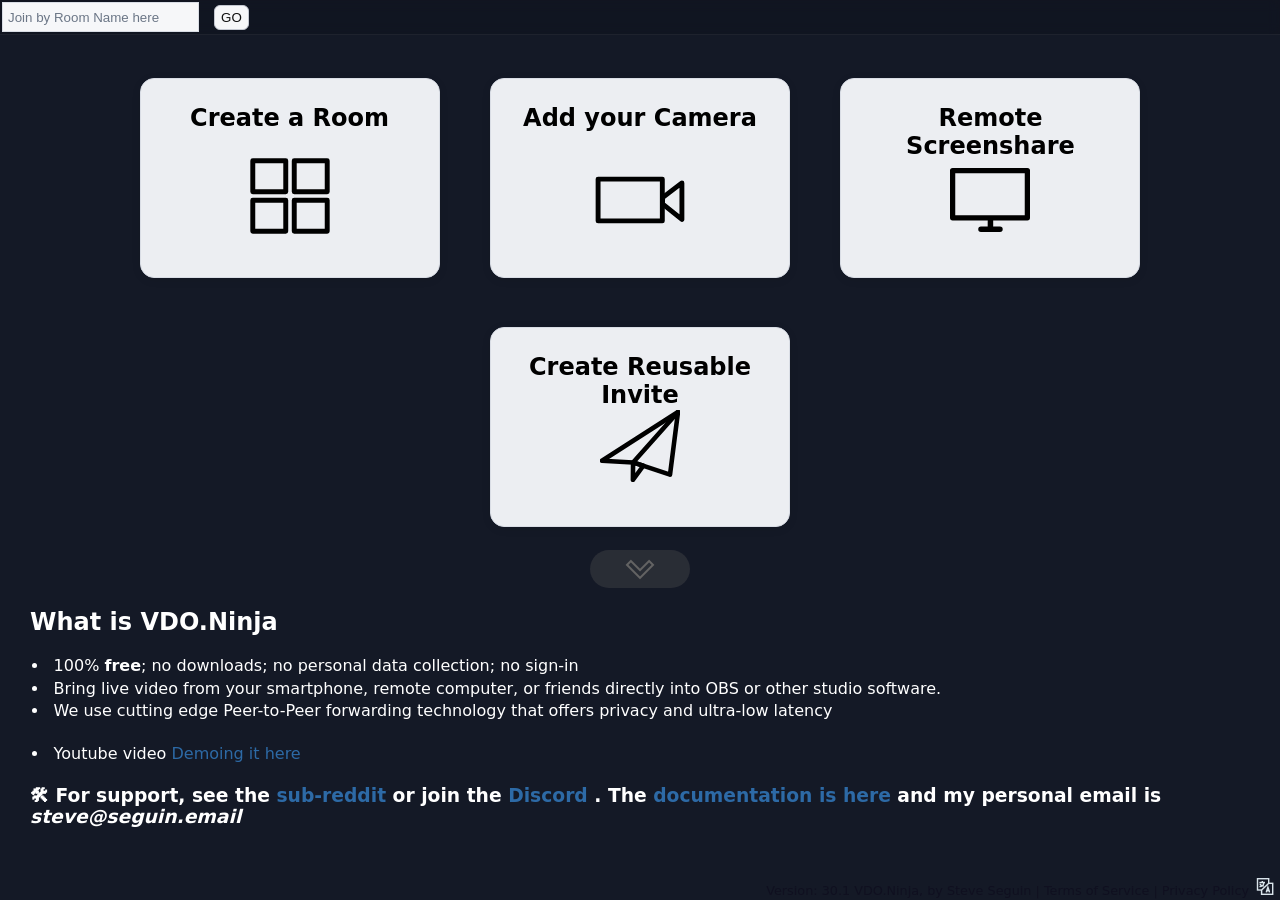
<file: index.html>
<html lang='en'>
	<head>
		<script type="text/javascript">
			//  MS Internet Explorer must not be given a chance to fail before I can give the user an error message.
			try {
				var msie = window.navigator.userAgent.indexOf("MSIE ");
				if (msie>0 || !!navigator.userAgent.match(/Trident.*rv\:11\./)){ // If MSIE or IE 11
					alert("Internet Explorer is not supported.\n\nPlease consider using Microsoft Edge or Google Chrome instead\n\nYou will be forwarded to the download page for MS Edge now.");
					console.error("INTERNET EXPLORER IS EVIL");
					document.write("Internet Explorer is not supported");
					window.location = "https://www.microsoft.com/edge";
				}
			} catch(e){
				console.error(e);
			}
		
		</script>
		<script>
			if (new URLSearchParams(window.location.search).has('podcast')) {
				document.write('<style>#directorlayout,#controlButtons{display:none!important}</style>');
			}
		</script>
		<style>
			html {
				background-color: #0000;
				transition: opacity .1s linear;
			}
		</style>
		<meta name="viewport" content="width=device-width, initial-scale=1.0, maximum-scale=1.0, user-scalable=no" />
		<meta content="text/html;charset=utf-8" http-equiv="Content-Type" />
		<meta content="utf-8" http-equiv="encoding" />
		<meta name="copyright" content="&copy; 2024 Steve Seguin" />
		<meta name="license" content="https://github.com/steveseguin/vdo.ninja/LICENSE.md" />
		<meta name="sourcecode" content="https://github.com/steveseguin/vdo.ninja" />
		<meta name="stance-on-war" content="Steve Seguin condemns Russia's brutal invasion of Ukraine 💙💛." />
		<meta name="robots" content="index, follow">
		<link rel="canonical" href="https://vdo.ninja/">
		<link rel="author" href="/about" />
		<link rel="me" href="https://vdo.ninja/about" />
		<link rel="manifest" href="manifest.json">
		
		<!-- Primary Meta Tags -->
		<title>VDO.Ninja</title>
		<meta id="metaTitle" name="title" content="VDO.Ninja" />
		<meta name="description" content="Bring live video from your smartphone, computer, or friends directly into your Studio. 100% free." />
		<meta name="author" content="Steve Seguin" />
		
		
		<meta name="msapplication-TileColor" content="#da532c" />
		<meta name="theme-color" content="#0f131d" />
		<link rel="stylesheet" href="./main.css?ver=4040" />
		<script type="text/javascript" crossorigin="anonymous" src="./thirdparty/adapter.js"></script>
		
		<link rel="shortcut icon" href="data:image/x-icon;," type="image/x-icon" />
		<link id="favicon1" rel="icon" type="image/png" sizes="32x32" href="./media/favicon-32x32.png" />
		<link id="favicon2" rel="icon" type="image/png" sizes="16x16" href="./media/favicon-16x16.png" />
		<link id="favicon3" rel="icon" href="./media/favicon.ico" />
		<link id="thumbnailUrl" itemprop="thumbnailUrl" href="./media/vdoNinja_logo_full.png" />
		<link rel="alternate" type="text/markdown" href="/rawdoc.md" title="Developer and User Documentation">

		<!-- X (Twitter) Card Tags -->
		<meta name="twitter:card" content="summary_large_image">
		<meta name="twitter:creator" content="@SteveSeguin">
		<meta name="twitter:title" content="VDO.Ninja">
		<meta name="twitter:description" content="Bring live video from your smartphone, computer, or friends directly into OBS Studio or other. 100% free.">
		<meta name="twitter:image" content="https://vdo.ninja/media/vdoNinja_logo_full.png">
		
		<!-- Open Graph Tags (also used by X) -->
		<meta property="og:type" content="website">
		<meta property="og:url" content="https://vdo.ninja/">
		<meta property="og:title" content="VDO.Ninja">
		<meta property="og:description" content="Bring live video from your smartphone, computer, or friends directly into OBS Studio or other. 100% free.">
		<meta property="og:image" content="https://vdo.ninja/media/vdoNinja_logo_full.png">
		<meta property="og:image:width" content="1200">
		<meta property="og:image:height" content="630">
		<meta property="og:site_name" content="VDO.Ninja">

		<style id="lightbox-animations" type="text/css"></style>
		
		<!-- Authentication styles -->
		<link rel="stylesheet" href="auth-styles.css">

	</head>
	<body id="main" class="main hidden" onload="main()">
		<span itemprop="image" itemscope itemtype="http://schema.org/ImageObject">
			<link itemprop="url" href="./media/vdoNinja_logo_full.png" />
		</span>
		<link itemprop="thumbnailUrl" href="./media/vdoNinja_logo_full.png" />
		<span itemprop="thumbnail" itemscope itemtype="http://schema.org/ImageObject">
			<link itemprop="url" href="./media/vdoNinja_logo_full.png" />
		</span>
		<script type="text/javascript" crossorigin="anonymous"  src="./thirdparty/CodecsHandler.js?ver=29"></script>
		<script type="text/javascript" crossorigin="anonymous" src="./thirdparty/aes.js"></script>
		<script type="text/javascript" crossorigin="anonymous" src="./webrtc.js?ver=933"></script>
		<input id="zoomSlider" type="range" style="display: none;" />
		<span id="electronDragZone" style="display:none;pointer-events: none; z-index:-10; position:absolute;top:0;left:0;width:100%;height:2%;min-height:20px;"></span>
		<div id="header">
			
			<a id="logoname" href="./" style="text-decoration: none; color: white; margin: 0 2px 0px 8px;">
				<span data-translate="logo-header">
					<span id="qos">V</span>DO.Ninja 
				</span>
			</a>
			<div id="head1">
				<input type="text" autocorrect="off" autocapitalize="none" id="joinroomID" name="joinroomID" tabindex="1" size="22" placeholder="Join by Room Name here" alt="Enter a room name to join" title="Enter a room name to quick join" onkeyup="jumptoroom(event)"/>
				<button onclick="jumptoroom();" id='jumptoroomButton' role="button" aria-pressed="false" tabindex="1" alt="Join room" title="Join room" >GO</button>
			</div>
			<div id="head1a" class="hidden">
				<input type="text" autocorrect="off" autocapitalize="none" id="joinbyURL" name="joinbyURL" size="22" placeholder="Load a website URL" alt="Enter the URL to load" title="Enter the URL to load"/>
				<button onclick="jumptoURL(event)"  role="button" aria-pressed="false" alt="Load URL" title="Load URL" >Load URL</button>
			</div>
			<div id="head5" class="hidden"></div>
			<div id="head3" style="display: inline-block;" class="hidden">
				<span style="color: #888;" id="copythisurl" tabindex="1" > &nbsp; 
					<span data-translate="copy-this-url">Copy this URL into an OBS "Browser Source"</span> <i style="color: #CCC;" class="las la-long-arrow-alt-right"></i> &nbsp; 
				</span>
			</div>
			<div id="head3a" style="display: inline-block;" class="hidden">
				<a
					id="reshare"
					data-drag="1"
					onclick="copyFunction(this, event)"
					class="task grabLinks"
					data-menu="context-menu"
				></a>
				<i class="las la-paperclip" style="color: #DDD;" title="Copy link to clipboard" onclick="copyFunction(document.getElementById('reshare'), event);" onmouseover="this.style.cursor='pointer'"></i>
				<span title="Save and ask to reload the current page on next site visit" style='font-size:92%;' onclick="saveRoom(this);" onmouseover="this.style.cursor='pointer'">💾</span>
			</div>
			<div id="head9" style="display: inline-block;" class="hidden">
			
				<span id="copythisurl2"  tabindex="1" > &nbsp; 
					<span data-translate="invite-others-to-room">Invite others with</span> <i style="color: #CCC;" class="las la-long-arrow-alt-right"></i> &nbsp; 
				</span>
				
				<a
					id="inviteLinkURL"
					data-drag="1"
					onclick="copyFunction(this, event)"
					class="task grabLinks"
					data-menu="context-menu"
				></a>
			
				<i class="las la-paperclip" style="color: #DDD;" title="Copy link to clipboard" onclick="copyFunction(document.getElementById('inviteLinkURL'), event);" onmouseover="this.style.cursor='pointer'"></i>
				<span title="Save and ask to reload the current page on next site visit" style='font-size:92%;' onclick="showInviteQR();" onmouseover="this.style.cursor='pointer'"><i class="las la-qrcode" style="color: #DDD;   font-size: 160%; vertical-align: bottom;position: relative;top: 1px;" title="Show QR Code" ></i></span>
				
			</div>
			<div id="head4" style="display: inline-block;" class="hidden">
				<span>
					<span data-translate="you-are-in-the-control-center">Control center for room:</span>
					
					<div id="dirroomid" style="font-size: 140%; color: #99c; display: inline-block;"></div>
					<span id="saveRoom" onclick="saveRoom(this)" style='cursor:pointer;margin-left:10px;' title="Will remember the room, prompting you the next time you visit if you wish to load this director's room again">💾</span>
					<span id="togglePreviewMode" onclick="switchModes()" style='cursor:pointer;margin-left:2px;' title="Toggle between the director control-room view and a scene preview-mode.">🪟</span>
					<i id="meshDebugBtn" class="las la-project-diagram" onclick="openMeshVisualization()" style="cursor:pointer;margin-left:3px;color:#DDD;font-size: 130%; vertical-align: bottom;" title="Open mesh network debug visualization to see P2P connections between guests"></i>
				</span>
			</div>
			<div id="head2" class="hidden" style="display: inline-block; text-decoration: none; font-size: 60%; color: white;">
				<span data-translate="joining-room">You are in room</span>:
				<div id="roomid" style="display: inline-block;"></div>
			</div>
			<div id="head6" class="hidden" data-translate="only-director-can-hear-you">Only the director can hear you currently.</div>
			<div id="head7" class="hidden" data-translate="director-muted-you">The director has muted you.</div>
			<div id="head8" class="hidden" data-translate="director-video-muted-you">The director has disabled your camera temporarily.</div>
		</div>
		<div id="obsState" class="hidden" >ACTIVE</div>
		<div id="chatModule" class="hidden">
			<div class="chat-header">
				<span>Chat</span>
				<span>
					<a id="popOutChat" onclick="createPopoutChat();"><i class="las la-external-link-alt"></i></a>
					<a id="closeChat" onclick="toggleChat();">x</i></a>
				</span>
			</div>
			
			<div id="chatBody" class="resizable-div">
				<!-- Chat messages will be inserted here -->
			</div>
			
			<div class="chat-input-area">
				<input type="text" id="chatInput" placeholder="Enter chat message to send" onkeypress="EnterButtonChat(event)" />
				<button class="chatBarInputButton" onclick="sendChatMessage()">Send</button>
				<button onclick="toggleFileshare()"><i class="las la-file-upload"></i></button>
			</div>
			<div class="resizer"></div>
		</div>
		<div id="activeShares"></div>
		<div id="whepShareStatus" class="message-card info hidden" role="status" aria-live="polite" aria-atomic="true">
			<button id="whepShareDismiss" type="button" class="whep-share-dismiss" onclick="dismissWhepShareStatus(event)" title="Hide WHEP share status" aria-label="Hide WHEP share status">x</button>
			<h1>WHEP share active</h1>
			<p id="whepShareDescription">Advertising a WHEP source to room peers via the data channel.</p>
			<div class="whep-share-row">
				<input id="whepShareLink" type="text" readonly aria-label="Shared WHEP URL" />
				<button id="whepShareCopy" onclick="copyFunction(getById('whepShareLink'), event)">Copy</button>
				<a id="whepShareOpen" href="#" target="_blank" rel="noopener">Open</a>
			</div>
			<p id="whepShareTokenNote" class="whep-share-note hidden">Auth token: set</p>
			<p id="whepShareDataOnly" class="whep-share-note hidden">Data-only mode: no local camera or mic is being published.</p>
		</div>
		<div id="controlButtons" class="hidden">
			<div class="controlPositioning">
                <div id="subControlButtons">
					<div id="unmuteSelf" title="Hear yourself at 50% volume" alt="Hear yourself at 50% volume" aria-label="Hear Yourself" onmousedown="event.preventDefault(); event.stopPropagation();"  onclick="toggleDirectFeedback()"  tabindex="2" role="button" aria-pressed="false" onkeyup="enterPressedClick(event,this);"  class="hidden float" style="cursor: pointer;" >
                        <i id="unmuteSelftoggle" class="toggleSize las la-podcast"></i>
                    </div>
					<div id="mediafileshare" onmousedown="event.preventDefault(); event.stopPropagation();"  title="Select and stream a media file" aria-label="Stream a media file" alt="Stream a media file to others" onclick="getById('fileselector3').click();" tabindex="2" role="button" aria-pressed="false" onkeyup="enterPressedClick(event,this);"  class="float hidden" style="cursor: pointer;">
                        <i id="mediafilesharetoggle" onmousedown="event.preventDefault(); event.stopPropagation();"  class="toggleSize las la-file-video"></i>
						<input id="fileselector3" class="hidden" onchange="session.changePublishFile(this,event);" type="file" accept="video/*,audio/*,image/*" alt="Hold CTRL (or CMD) to select multiple files" title="Hold CTRL (or CMD) to select multiple files" multiple/>
                    </div>
				
                    <div id="blindAllGuests" title="Blind all guests in room (toggle)" alt="Blind all guests in room (toggle)" aria-label="Blind all guests in room" onmousedown="event.preventDefault(); event.stopPropagation();"  onclick="blindAllGuests(this, event)"  tabindex="2" role="button" aria-pressed="false" onkeyup="enterPressedClick(event,this);"  class="hidden float" style="cursor: pointer;" >
                        <i class="toggleSize las la-eye"></i>
                    </div>
                
                    <div id="queuebutton" title="Load the next guest in queue" alt="Load the next guest in queue"  aria-label="Load next guest in queue" onmousedown="event.preventDefault(); event.stopPropagation();"  onclick="nextQueue()"  tabindex="2" role="button" aria-pressed="false" onkeyup="enterPressedClick(event,this);"  class="hidden float" style="cursor: pointer;" >
                        <i id="queuetoggle" class="toggleSize las la-stream"></i>
                        <div id="queueNotification"></div>
                    </div>
                    <div id="sharefilebutton" title="Transfer any file to the group" alt="Transfer any file to the group" aria-label="Select file to transfer" onmousedown="event.preventDefault(); event.stopPropagation();"  onclick="toggleFileshare()"  tabindex="2" role="button" aria-pressed="false" onkeyup="enterPressedClick(event,this);"  class="float hidden" style="cursor: pointer;" >
                        <i id="filesharetoggle" class="toggleSize las la-file-upload"></i> 
                        <div id="transferNotification"></div>
                    </div>
                    <div id="chatbutton" title="Toggle the Chat" alt="Toggle the Chat" aria-label="Text chat" onmousedown="event.preventDefault(); event.stopPropagation();"  onclick="toggleChat()"  tabindex="2" role="button" aria-pressed="false" onkeyup="enterPressedClick(event,this);"  class="hidden float" style="cursor: pointer;" >
                        <i id="chattoggle" class="toggleSize las la-comment-alt"></i>
                        <div id="chatNotification"></div>
                    </div>
                    <div
                        id="chatlitebutton"
                        title="Toggle Social Stream Lite overlay (SHIFT-click setup, ALT/CTRL-click TTS)"
                        alt="Toggle Social Stream Lite overlay"
                        aria-label="Social Stream Lite overlay"
                        onmousedown="event.preventDefault(); event.stopPropagation();"
                        oncontextmenu="event.preventDefault(); openChatLiteSettings(); return false;"
                        onclick="toggleChatLiteOverlay(event)"
                        tabindex="2"
                        role="button"
                        aria-pressed="false"
                        onkeyup="enterPressedClick(event,this);"
                        class="hidden float"
                        style="cursor: pointer;"
                    >
                        <i id="chatlitetoggle" class="toggleSize las la-broadcast-tower"></i>
                    </div>
                    <div id="mutespeakerbutton" onmousedown="handleSpeakerButtonMouseDown(event)" alt="Toggle the speaker output." aria-label="Mute Speaker output" title="Mute the Speaker (ALT + A)" onclick="toggleSpeakerMute()"  tabindex="2" role="button" aria-pressed="false" onkeyup="enterPressedClick(event,this);"  class="hidden float" style="cursor: pointer;" >
                        <i id="mutespeakertoggle" class="toggleSize las la-volume-up" style="position: relative; top: 0.5px;"></i>
                        <div id="speakerVolumePanel" class="speaker-volume-panel hidden" role="group" aria-label="Playback volume">
                            <input id="speakerVolumeSlider" type="range" min="1" max="100" value="100" orient="vertical" aria-label="Playback volume">
                            <div id="speakerVolumeValue" class="speaker-volume-value">100%</div>
                        </div>
                    </div>
                    <div id="mutebutton" onmousedown="toggleMute(false, event);event.preventDefault(); event.stopPropagation();" data-translate="mute-the-mic" title="Mute the Mic (CTRL/⌘ + M)" alt="Mute the Mic" aria-label="Mute Microphone" ontouchstart="toggleMute(false, event);event.preventDefault(); event.stopPropagation();" tabindex="2" role="button" aria-pressed="false" onkeyup="enterPressedClick(event,this);"  class="hidden float" style="cursor: pointer;">
                        <i id="mutetoggle" class="toggleSize las la-microphone" style="position: relative; top: 0.5px;"></i>
                    </div>
                    <div id="mutevideobutton" onmousedown="event.preventDefault(); event.stopPropagation();" data-translate="disable-the-camera" title="Disable the Camera (CTRL/⌘ + B)" alt="Disable the Camera" aria-label="Mute Camera" onclick="toggleVideoMute()"   tabindex="2" role="button" aria-pressed="false" onkeyup="enterPressedClick(event,this);"  class="hidden float" style="cursor: pointer;">
                        <i id="mutevideotoggle" onmousedown="event.preventDefault(); event.stopPropagation();"  class="toggleSize las la-video"></i>
                    </div>
                    <div id="screensharebutton" onmousedown="event.preventDefault(); event.stopPropagation();"  title="Share a Screen with others" alt="Share a Screen with others" aria-label="Share a screen" onclick="screenshareTypeDecider(1)" tabindex="2" role="button" aria-pressed="false" onkeyup="enterPressedClick(event,this);"  class="float hidden task" data-menu="context-menu-screen-share" style="cursor: pointer;">
                        <i id="screensharetoggle" onmousedown="event.preventDefault(); event.stopPropagation();"  class="toggleSize las la-desktop"></i>
                    </div>
                    <div id="screenshare2button" onmousedown="event.preventDefault(); event.stopPropagation();"  title="Add a Screen Share" alt="Add a Screen Share" aria-label="Share a screen"  onclick="screenshareTypeDecider(2)" tabindex="2" role="button" aria-pressed="false" onkeyup="enterPressedClick(event,this);"  class="float hidden task" data-menu="context-menu-screen-share"  style="cursor: pointer;">
                        <i id="screenshare2toggle" onmousedown="event.preventDefault(); event.stopPropagation();"  class="toggleSize las  la-tv"></i>
                    </div>
                    <div id="screenshare3button" onmousedown="event.preventDefault(); event.stopPropagation();"  title="Share a Screen with others" alt="Add a Screen Share" aria-label="Share a screen"  onclick="screenshareTypeDecider(3)" tabindex="2" role="button" aria-pressed="false" onkeyup="enterPressedClick(event,this);"  class="float hidden task" data-menu="context-menu-screen-share"  style="cursor: pointer;">
                        <i id="screenshare3toggle" onmousedown="event.preventDefault(); event.stopPropagation();"  class="toggleSize las  la-tv"></i>
                    </div>
                    <div id="websitesharebutton" onmousedown="event.preventDefault(); event.stopPropagation();"  title="Share a website with your guests (IFRAME)" aria-label="Share a website" alt="Share a website with your guests (IFRAME)" onclick="shareWebsite(false, event)" tabindex="2" role="button" aria-pressed="false" onkeyup="enterPressedClick(event,this);"  class="float hidden" style="cursor: pointer;">
                        <i id="websitesharetoggle" onmousedown="event.preventDefault(); event.stopPropagation();"  class="toggleSize las la-window-maximize"></i>
                    </div>
                    <div id="websitesharebutton2" onmousedown="event.preventDefault(); event.stopPropagation();" title="Hold CTRL (or CMD) and click to spotlight this video" alt="Share a website as an embedded iFRAME" aria-label="Share a website" onclick="shareWebsite(false, event)" tabindex="2" role="button" aria-pressed="false" onkeyup="enterPressedClick(event,this);" class="float2 orange shake hidden" style="cursor: pointer;max-width: 200px;margin: auto;padding: 0 10px;">
                        <i onmousedown="event.preventDefault(); event.stopPropagation();" class="toggleSize las la-window-close" style="display: inline-block;"></i>
                        <div style="display: inline-block;width: 85px;line-height: 1; font-size: 0.9em; background-color: unset;box-shadow: unset;">
                            Stop Sharing Website
                        </div>
                    </div>
                    <div id="fullscreenPage" onmousedown="event.preventDefault(); event.stopPropagation();"  title="Full-screen the page" alt="Full-screen the page" aria-label="Full screen"  onclick="fullscreenPageToggle()" tabindex="2" role="button" aria-pressed="false" onkeyup="enterPressedClick(event,this);"  class="float hidden" style="cursor: pointer;">
                        <i id="fullscreenPageToggle" onmousedown="event.preventDefault(); event.stopPropagation();"  class="toggleSize las la-expand-arrows-alt"></i>
                    </div>
					<div id="PictureInPicturePage" onmousedown="event.preventDefault(); event.stopPropagation();"  title="Picture-in-Picture the video mix" alt="Picture-in-Picture the page" aria-label="Picture-in-Picture"  onclick="PictureInPicturePageToggle()" tabindex="2" role="button" aria-pressed="false" onkeyup="enterPressedClick(event,this);"  class="float hidden" style="cursor: pointer;">
                        <i id="PictureInPicturePageToggle" onmousedown="event.preventDefault(); event.stopPropagation();"  class="toggleSize las la-external-link-square-alt"></i>
                    </div>
                    <div id="flipcamerabutton" onmousedown="event.preventDefault(); event.stopPropagation();"  title="Cycle the Cameras"  onclick="cycleCameras()" class="hidden float"  tabindex="2" role="button" aria-pressed="false" onkeyup="enterPressedClick(event,this);" style="cursor: pointer;" aria-label="Cycle Cameras" alt="Cycle the Cameras">
                        <i id="settingstoggle" class="toggleSize las la-sync-alt"></i> 
                    </div>
					
					 <div id="blackoutmode" onmousedown="event.preventDefault(); event.stopPropagation();"  title="Enter black-out mode"  onclick="blackoutMode()" class="float hidden"  tabindex="2" role="button" aria-pressed="false" onkeyup="enterPressedClick(event,this);" style="cursor: pointer;" aria-label="Black out mode" alt="Enter black-out mode">
                        <i id="blackouttoggle" class="toggleSize las la-moon"></i> 
                    </div>
					
                    <div id="obscontrolbutton" onmousedown="event.preventDefault(); event.stopPropagation();"  title="OBS Remote Controller; start/stop and change scenes." onclick="toggleOBSControls();" class="hidden float"  tabindex="2" role="button" aria-pressed="false" onkeyup="enterPressedClick(event,this);" style="cursor: pointer;" aria-label="Remote OBS control menu" alt="Toggle the Remote OBS Controls Menu">
                        <i id="obscontroltoggle" class="toggleSize las la-gamepad"></i>
                    </div>
                    
                    <div id="roomsettingsbutton" onmousedown="event.preventDefault(); event.stopPropagation();"  title="Room Settings" onclick="toggleRoomSettings();" class="hidden float"  tabindex="2" role="button" aria-pressed="false" onkeyup="enterPressedClick(event,this);" style="cursor: pointer;" alt="Toggle the Room Settings Menu" aria-label="Room settings menu">
                        <i id="roomsettingstoggle" class="toggleSize las la-users-cog"></i>
                    </div>
                    
                    <div id="settingsbutton" onmousedown="event.preventDefault(); event.stopPropagation();"  title="Your audio and video Settings"  onclick="toggleSettings()" class="hidden float"  tabindex="2" role="button" aria-pressed="false" onkeyup="enterPressedClick(event,this);" style="cursor: pointer;" alt="Toggle Settings Menu" aria-label="Settings menu">
                        <i id="settingstoggle" class="toggleSize las la-cog"></i>
                    </div>
                    
                    <div id="hangupbutton"  onmousedown="event.preventDefault(); event.stopPropagation();" title="Hangup the Call" aria-label="Hang up" alt="Hangup the Call" onclick="hangup()" class="hidden float"  tabindex="2" role="button" aria-pressed="false" onkeyup="enterPressedClick(event,this);" style="cursor: pointer;" >
                        <i class="toggleSize las la-phone rotate225" aria-hidden="true"></i>
                    </div>
                    <div id="raisehandbutton" onmousedown="event.preventDefault(); event.stopPropagation();"  data-raised="0" title="Alert the host you want to speak"  aria-label="Raise hand" alt="Alert the host you want to speak" tabindex="2" role="button" aria-pressed="false" onkeyup="enterPressedClick(event,this);" onclick="raisehand()" class="hidden float" style="cursor: pointer;">
                        <i class="toggleSize las la-hand-paper" style="position: relative; right: 1px;" aria-hidden="true"></i>
                    </div>
                    
                    <div id="pptbackbutton" onmousedown="event.preventDefault(); event.stopPropagation();" title="Go back a slide" aria-label="Back a slide" alt="Go back a slide" tabindex="2" role="button" aria-pressed="false" onkeyup="enterPressedClick(event,this);" onclick="gobackSlide()" class="hidden float red" style="cursor: pointer;">
                        <i class="toggleSize las la-chevron-left" style="position: relative; right: 1px;" aria-hidden="true"></i>
                    </div>
                    <div id="pptnextbutton" onmousedown="event.preventDefault(); event.stopPropagation();" title="Next slide" aria-label="Next slide" alt="Next slide" tabindex="2" role="button" aria-pressed="false" onkeyup="enterPressedClick(event,this);" onclick="nextSlide()" class="hidden float green" style="cursor: pointer;">
                        <i class="toggleSize las la-chevron-right" style="position: relative; right: 1px;" aria-hidden="true"></i>
                    </div>
                    
                    <div id="recordLocalbutton" onmousedown="event.preventDefault(); event.stopPropagation();"  data-state="0" title="Record your stream to disk" aria-label="Record your stream to disk" alt="Record your stream to disk" tabindex="2" role="button" aria-pressed="false" onkeyup="enterPressedClick(event,this);" onclick="recordLocalVideoToggle();" class="hidden float" style="cursor: pointer;">
                        <i class="toggleSize las la-dot-circle" style="position: relative;" aria-hidden="true"></i>
                    </div>
                    <div id="sessionMarkerButton" onmousedown="event.preventDefault(); event.stopPropagation();" title="Drop a session marker" aria-label="Drop a session marker" tabindex="2" role="button" aria-pressed="false" onkeyup="enterPressedClick(event,this);" onclick="dropSessionMarker();" class="hidden float" style="cursor: pointer;">
                        <i class="toggleSize las la-map-marker-alt" style="position: relative;" aria-hidden="true"></i>
                    </div>
                    <div id="recordLocalScreenbutton" onmousedown="event.preventDefault(); event.stopPropagation();"  data-state="0" title="Stop screen share recording" aria-label="Stop screen share recording" alt="Stop screen recording" tabindex="2" role="button" aria-pressed="false" onkeyup="enterPressedClick(event,this);" onclick="recordLocalScreenStopRecord();" class="hidden float" style="cursor: pointer;">
                        <small>Stop<br>Screen<br>Record</small>
                    </div>
                    <span id="miniPerformer" style="pointer-events: auto;" class="hidden"></span>
                    <span id="rooms" class="hidden" style="padding-top:3px;padding-left:6px;pointer-events: auto;color:#fff;"></span>
                    <span id="groups" class="hidden" style="padding-top:3px;padding-left:6px;pointer-events: auto;color:#fff;text-align: center;"></span>
                    <div id="hangupbutton2" onmousedown="event.preventDefault(); event.stopPropagation();"  title="Cancel the Director's Video/Audio"  onclick="hangup2()" class="hidden float"  tabindex="2" role="button" aria-pressed="false" onkeyup="enterPressedClick(event,this);" style="cursor: pointer;" aria-label="stop publishing audio and video" alt="Disconnect Direcotor's cam">
                        <i class="toggleSize las la-phone rotate225" aria-hidden="true"></i>
                    </div>
                </div>
            </div>
			</div>
			<div id="joinRequestPanel" class="hidden">
				<div class="joinRequestHeader">
					<strong>Pending Join Requests</strong>
					<button type="button" onclick="toggleJoinRequestPanel(false)">Close</button>
				</div>
				<div id="joinRequestList"></div>
			</div>
			<span id="miniTaskBar" style="float: right; bottom: 0px;right:0; position:fixed; display:flex;">
			<div id="closedList_connectUsers" class="hidden"  onclick="getById('connectUsers').classList.remove('hidden');getById('closedList_connectUsers').classList.add('hidden');">
				<i class="las la-theater-masks"></i>
			</div>
			<div class="footer hidden" id="legal" aria-hidden="true">
				<a href="https://docs.vdo.ninja/help/privacy-and-security-details/vdo.ninja-terms-of-service" aria-hidden="true" target="_blank" alt="Terms of Service" title="Opens in new window">Terms of Service</a> | 
				<a href="https://docs.vdo.ninja/help/privacy-and-security-details/vdo.ninja-privacy-policy" aria-hidden="true" target="_blank" alt="Privacy Policy" title="Opens in new window">Privacy Policy</a> | 
				<a href="https://docs.vdo.ninja/help/privacy-and-security-details/abuse-and-child-safety" aria-hidden="true" target="_blank" alt="Report Abuse" title="Opens in new window">Report Abuse</a>
			</div>
			<span
					id="reportbutton"
					title="Submit any error logs" 
					onclick="submitDebugLog();"
					style="cursor: pointer;z-index:3;display:none;"
					class="hidden"
					role="button" 
					tabindex="3"
				>
				<i style="cursor: pointer; color: #d9e4eb; padding: 2px; margin: 2px 2px 0 0; font-size: 140%;" class="las la-bug" aria-hidden="true"></i>
			</span>
			<span
					id="helpbutton"
					title="Show help contact info" 
					onclick="warnUser('For support, please browse https://reddit.com/r/vdoninja or join the live chat on Discord at https://discord.vdo.ninja.\n\nThe Docs also contains many help guides and advanced settings, located at https://docs.vdo.ninja.\n\nTo access the video stats menu, hold CTRL (command) and Left-Click on a video. Most video issues can be fixed by using Wired Internet instead of Wi-Fi.')"
					style="cursor: pointer; display:none;"
					alt="How to Use This with OBS"
					role="button" 
					tabindex="3"
				>
				<i style="cursor: pointer;  color: #d9e4eb; padding: 2px; margin: 2px 2px 0 0; font-size: 140%;" class="las la-question-circle" aria-hidden="true"></i>
			</span>
			<span title="Language options" onclick="toggle(document.getElementById('languages'));" tabindex="3" role="button" aria-label="language options" aria-pressed="false" id="translateButton">
				<i style="cursor: pointer;color: #d9e4eb; padding: 2px; margin: 2px 2px 0 0; font-size: 140%;" class="las la-language" aria-hidden="true"></i>
			</span>
			<span title="Add to Calendar" onclick="toggle(document.getElementById('calendar'));" tabindex="3" role="button" id="calendarButton">
				<i style="cursor: pointer;  color: #d9e4eb; padding: 2px; margin: 2px 2px 0 0; font-size: 140%;" class="las la-calendar" aria-hidden="true"></i>
			</span>
		</span>
		<div id="mainmenu" class="row" style="opacity: 0;">
			<div id="container-1" title="Add Group Chat to OBS"  alt="Add Group Chat to OBS" tabindex="1" role="button" aria-pressed="false" onkeyup="enterPressedClick(event,this);" class="column columnfade pointer card" style=" overflow-y: auto;">
				
					<h2>
						<span data-translate="add-group-chat">Create a Room</span>
					</h2>
					<div class="container-inner">
						<br />
						<br />
						<span data-translate="rooms-allow-for">Rooms allow for group-chat and the tools to manage multiple guests.</span>
						<br />
						<span class="section">
							<table style="padding-bottom:0;margin-bottom:0;">
							 <tr>
								<th style="text-align:right;" class="labelLarge">
									<b>
									<span data-translate="room-name">Room Name</span>: 
									</b>
								</th>
								<th class="labelSmall"></th>
								<th style="text-align:left;" >
									<div class="labelSmall">
										<b>
											<span data-translate="room-name">Room Name</span>: 
										</b>
									</div>
									<input type="text" autocorrect="off" autocapitalize="none"  id="videoname1" placeholder="Enter a room name here" onkeydown="checkStrengthRoom(event, 'securityLevelRoom');" onchange="checkStrengthRoom(event, 'securityLevelRoom');" onkeyup="enterPressed(event, createRoom);" maxlength="30" style="max-width: 431px;width: 100%;font-size: 110%; padding: 5px;" />
									<button ontouchstart="getById('videoname1').value = session.generateRandomString();getById('securityLevelRoom').style.display='none';" onmousedown="getById('videoname1').value = session.generateRandomString();getById('securityLevelRoom').style.display='none';" title="Generate a random room name" class="randomRoomName"><i class="las la-random"></i></button>
									<div id="securityLevelRoom" style="display:none;margin-top:3px;position:relative;top:3px;font-size:0.8em;"></div>
								</th>
							</tr>
								<tr>
									<th style="text-align:right;" class="labelLarge">
										<b>
											<span data-translate="password-input-field">Password</span>:
									</b>
								</th>
								<th class="labelSmall"></th>
								<th  style="text-align:left;">
									<div class="labelSmall">
										<b>
											<span data-translate="password-input-field">Password</span>: 
										</b>
									</div>
										<input type="text" autocorrect="off" autocapitalize="none" id="passwordRoom" placeholder="Optional room password here" onkeydown="checkStrengthRoom(event, 'securityLevelRoom');" onchange="checkStrengthRoom(event, 'securityLevelRoom');"  onkeyup="enterPressed(event, createRoom);" style="max-width: 431px;width: 100%;font-size: 110%; padding: 5px;" />
										<div id="passwordRoomSSONote" style="display:none; margin-top:6px; font-size:0.85em; opacity:0.9;">SSO rooms use a managed room secret. Manual room password is disabled.</div>
									</th>
								</tr>
								<tr >
							
								<th style="text-align:right; padding: 5px; padding-top: 20px;">
									<input id="broadcastFlag" type="checkbox" title="For large group rooms, this option can reduce the load on remote guests substantially" />
								</th><th style="text-align:left;; padding-top: 20px;">
								<b>
									<span data-translate="guests-only-see-director"  style="cursor: help;" title="For large group rooms, this option can reduce the load on remote guests substantially" >The guests can see the director, but not other guests' videos</span>
								</b>
								</th>	
							</tr>
							<tr>
							
								<th style="text-align:right; padding: 5px;; padding-bottom: 20px;">
									<input id="showdirectorFlag" type="checkbox" title="The director will be visible in scenes as if a performer themselves." />
								</th><th style="text-align:left;; padding-bottom: 20px;">
								<b>
									<span data-translate="scenes-can-see-director" style="cursor: help;" title="If checked, the director can be added to scenes as if a guest. Otherwise, the director will never appear in a scene." >The director will be performing as well, appearing in group scenes</span>
								</b>
								</th>	
							</tr>
							<tr>
								<th style="text-align:right; padding: 5px;">
									
								</th>
								<th style="text-align:left;">
									<b>
										<span data-translate="default-codec-select" title="Which video codec would you want used by default?" >Preferred Video Codec:  </span> 
										<select style="font-size:1.1em" id="codecGroupFlag" type="checkbox" title="For large group rooms, this option can reduce the load on remote guests substantially" >
											<option value="default" selected>Default</option>
											<option value="vp9">VP9</option>
											<option value="h264">H264</option>
											<option value="vp8">VP8</option>
											<option value="av1">AV1</option>
										</select >
									</b>
								</th>
							</tr>
							<tr>
								<th style="text-align:right; padding: 5px; vertical-align: top;">
									<input id="useSSOForRoom" type="checkbox" onchange="toggleSSOOptions(this.checked)" title="Use SSO to manage access for this room. You will be asked to sign in.">
								</th>
								<th style="text-align:left;">
									<b>
										<span title="Use SSO to manage access for this room. As director, you will sign in first; guest access can be Public, Require SSO, or Allowlist.">Use SSO for this room</span>
									</b>
										<div id="ssoOptions" class="sso-options-panel" style="display:none;">
											<div style="margin-bottom:6px; font-weight:600;">Guest access:</div>
											<label style="display:block; margin:4px 0;">
												<input type="radio" name="ssoAccessMode" value="public" checked onclick="document.getElementById('preAllowlistRow').style.display='none'">
											<span>Public (no sign-in required for guests)</span>
										</label>
										<label style="display:block; margin:4px 0;">
											<input type="radio" name="ssoAccessMode" value="authenticated" onclick="document.getElementById('preAllowlistRow').style.display='none'">
											<span>Require SSO (guests must sign in)</span>
										</label>
										<label style="display:block; margin:4px 0;">
											<input type="radio" name="ssoAccessMode" value="allowlist" onclick="document.getElementById('preAllowlistRow').style.display='block'">
											<span>Allowlist only (specific users or emails)</span>
										</label>
										<div id="preAllowlistRow" style="display:none; margin-top:8px;">
											<label for="preAllowlistCSV" style="display:block; margin-bottom:4px;">Allowed list (comma-separated; use @handle or email:*@domain.com)</label>
											<input id="preAllowlistCSV" type="text" class="sso-options-input" placeholder="@alice, email:*@company.com">
											</div>
											<div class="sso-options-note">You can change these later in Room Settings.</div>
										</div>
										</th>
									</tr>
									<tr>
										<th style="text-align:right; padding: 5px;">
											<input id="requireApprovalForRoom" type="checkbox" title="Require the director to approve guests before they can join this room.">
										</th>
										<th style="text-align:left;">
											<b>
												<span title="Require the director to approve guests before they can join this room.">Require director approval before guests can join</span>
											</b>
										</th>
									</tr>
									</table>
							<button onclick="createRoom()"  class="gobutton gowebcam" style="width: 480px;display: block;margin: 20px auto;" alt="Enter the room as the group's director" title="You'll enter as the room's director">
								<span data-translate="enter-the-rooms-control">Enter the room's Control Center in the director's role</span>
							</button>
							<button class="roomnotes roomnotes-toggle" style="display: block;margin: auto;" onclick="toggle(document.getElementById('roomnotes'),this);">
								<span data-translate="show-tips">Show me some tips..</span>
							</button>
							
							<ul style="max-width: 500px; display: none; text-align: left;" class="roomnotes" id="roomnotes">
								<span data-translate="added-notes" >
									<i>Important Tips:</i>
									<br><br>
									<li>Disabling video sharing between guests will improve performance</li>
									<li>Invite only guests to the room that you trust.</li>
									<li>The "Recording" option is considered experimental.</li>
									<li><a href="https://params.vdo.ninja"><u>Advanced URL parameters</u></a> are available to customize rooms.</li>
								</span>
							</ul>
						</span>
						
						<span class="section hidden" id="lastSavedRoom">
							<label>A previous session was found using room: <b id="lastSavedRoomName">*UNDEFINED*</b></label>
							<button id="goToLastSavedRoom" style="width: 480px;display: block;margin:5px auto;" class="gobutton gowebcam" alt="Enter the room with the previous room settings" title="Enter director room with previous settings">Load the previous session</button>
						</span>
						
						<span class="section">
							<i data-translate="looking-to-just-chat-and-not-direct">Looking to just chat and not direct?</i>
							<button onclick="jumptoroom2()" class="gobutton gowebcam" style="width: 480px;display: block;margin: 5px auto" alt="Enter the room as the group's director" title="You'll enter as the room's director">
								<span data-translate="join-the-room-basic">Join the room as a Participant, rather than a director</span>
							</button>
						</span>
						
					</div>
					<div class="outer close">
						<div class="inner">
							<label class="labelclass">
								<span data-translate="back">Back</span>
							</label>
						</div>
					</div>
			</div>
			<div id="container-3"  title="Add your Camera to OBS" onkeyup="enterPressedClick(event,this);"  alt="Add your Camera to OBS" tabindex="1" role="button" aria-pressed="false" class="column columnfade pointer card" onclick="previewWebcam()" style=" overflow-y: auto;">
				<h2 id="add_camera">
					<span data-translate="add-your-camera">Add your Camera to OBS</span>
				</h2>
				<div class="container-inner" id="add_camera_inner">
					<br />
					<p>
						<video id="previewWebcam" class="previewWebcam task" aria-hidden="true" title="Right-click this video for additional options" data-menu="context-menu-video" oncanplay="updateStats();" controlsList="nodownload" muted autoplay playsinline ></video>
					</p>
					<div id="infof"></div>
					<button onclick="this.disabled=true;setTimeout(function(){requestBasicPermissions();},20);" id="getPermissions" style="display:none;" data-ready="false" >
						<span data-translate="ask-for-permissions">Allow Access to Camera/Microphone</span>
					</button>
					<span style="display:block;">
						<button onclick="publishWebcam(this)" title="Start streaming (Alt + s)" aria-label="Start streaming (Alt + s)" role="button" aria-pressed="false" tabindex="1" id="gowebcam" class="gowebcam" alt="Start Streaming  (Alt + s)" disabled data-audioready="false" data-ready="false" >
							<span data-translate="waiting-for-camera">Waiting for Camera to Load</span>
						</button>
					</span>
					<div id="consentWarning" class="startupWarning hidden">
						<i class="las la-exclamation-circle"></i>
						<p><span data-translate="privacy-disabled">Privacy warning: The director will be able to remotely change your camera, microphone, and URL.</span></p>
					</div>
					<div id="guestTips" style="display:none" aria-hidden="true">
						<p data-translate="for-the-best-possible-experience-make-sure">For the best possible experience, make sure</p>
						<ul class="guest-tip-list">
							<li class="guest-tip-item" data-tip-id="1" data-tip-default="true"><i class="las la-plug"></i><span data-translate="your-device-is-powered">Your device is powered</span></li>
							<li class="guest-tip-item" data-tip-id="2" data-tip-default="true"><i class="las la-ethernet"></i><span data-translate="your-connection-is-hardwired-instead-of-wifi">Your connection is hardwired instead of wifi</span></li>
							<li class="guest-tip-item" data-tip-id="3" data-tip-default="true"><i class="las la-headphones"></i><span data-translate="you-are-using-headphones-earphones">You are using headphones / earphones</span></li>
							<li class="guest-tip-item" data-tip-id="4"><i class="las la-times-circle"></i><span data-translate="close-other-video-apps">Close other video/calling apps</span></li>
							<li class="guest-tip-item" data-tip-id="5"><i class="las la-volume-mute"></i><span data-translate="use-quiet-room">Use a quiet room</span></li>
							<li class="guest-tip-item" data-tip-id="6"><i class="las la-sun"></i><span data-translate="face-good-lighting">Face a light source</span></li>
						</ul>
					</div>
					<div id="videoMenu" class="videoMenu" aria-hidden="true">
						<div class="title">
                            <i class="las la-video"></i><span data-translate="video-source"> Video Source </span>
                        </div>
						<span style="display:inline-block;padding-top: 5px;">
							<select id="videoSourceSelect" tabindex="1" title="Video source list"></select>
							<span id="gear_webcam" onclick="toggle(document.getElementById('videoSettings'));">
								<i class="las la-cog" style="font-size: 140%; vertical-align: middle;" aria-hidden="true"></i>
							</span>
						</span>
						<div id="cameraTip1" class="cameraTip hidden">
							<i class="las la-info-circle"></i>
							<p><span id="cameraTipContext1"></span></p>
						</div>
					</div>
					<br />
					<center>
						<div id="videoSettings" style="display: none;" aria-hidden="true">
							<form id="webcamquality">
								<span class="hidden">
									<input type="radio" id="4kquality" alt="2160p60 video capture" name="resolution" value="-2" />
									<label for="4kquality">
										<span data-translate="up-to-4k">4K</span>
									</label> |
								</span>
								<span class="hidden">
									<input type="radio" id="maxres" name="resolution" value="-1" />
									<label for="maxres" alt="Default video capture resolutiob">
										<span data-translate="highest-resolution">Highest</span>
									</label> |
								</span>
								<input type="radio" checked id="fullhd" alt="1080p60 video capture" name="resolution" value="0" />
								<label for="fullhd">
									<span data-translate="max-resolution">High Resolution</span>
								</label> |
								
								<input type="radio" id="halfhd" alt="720p60 video capture"  name="resolution" value="1" />
								<label for="halfhd">
									<span data-translate="balanced">Balanced</span>
								</label> |
								
								<input type="radio" id="nothd" name="resolution" alt="360p30 video capture"  value="2" />
								<label for="nothd">
									<span data-translate="smooth-cool">Smooth and Cool</span>
								</label>
								<div id="webcamstats" style="padding: 5px 0 0 0;"></div>
							</form>
						</div>
					</center>
					<div id="audioMenu" class="form-group multiselect" alt="tip: Hold CTRL (command) to select Multiple" title="tip: Hold CTRL (command) to select Multiple">
						<span class='gear_microphone hidden'>
							<input type="checkbox" id='micStereoMonoInput' alt="Mono microphone audio"  onchange="toggleMonoStereoMic(this);">Mono
						</span>
						<a id="multiselect-trigger" class="form-control multiselect-trigger" data-state="1">
							<div class="title">
								<i class="las la-microphone-alt"></i><span data-translate="select-audio-source"> Audio Source(s) </span>
								<i id='chevarrow1' class="chevron bottom" aria-hidden="true"></i>
								<div class="meter" id="meter1"></div><div class="meter2" id="meter2"></div>
							</div>
						</a>
						<ul id="audioSource" class="multiselect-contents" >
							<li>
								<input type="checkbox" id="multiselect1" name="multiselect1" style="display: none;" checked value="ZZZ" />
								<label for="multiselect1">
									<span data-translate="no-audio"> No Audio</span>
								</label>
							</li>
						</ul>
						<div id="audioTip1" class="cameraTip hidden">
							<i class="las la-info-circle"></i>
							<p><span id="audioTipContext1"></span></p>
						</div>
					</div>
					<span style="display:block;height:0;width:0;padding:0;margin:0;"></span>
					<div id="headphonesDiv" class="audioMenu hidden" aria-hidden="true">
						<div class="title">
							<i class="las la-headphones"></i><span data-translate="select-output-source"> Audio Output Destination</span><button onclick="playtone()" title="Play a sound out of the selected audio playback device" class="testtonebutton" type="button">Test</button>
						</div>
						<select id="outputSource" alt="Audio output device" ></select>
						<div id="headphoneTip1" class="cameraTip hidden">
							<i class="las la-info-circle"></i>
							<p><span id="headphoneTipContext1"></span></p>
						</div>
						<div id="audioTipSR" class="cameraTip hidden">
							<i class="las la-exclamation-circle"></i>
							<p><span id="audioTipContextSR"></span></p>
						</div>
					</div>
					<span style="display:block;height:0;width:0;padding:0;margin:0;"></span>
					<div id="avatarDiv" class="hidden" aria-hidden="true">
						<div class="title">
							<i class="las la-robot"></i><span data-translate="select-avatar-image"> Default Avatar / Placeholder Image </span>
						</div>
						<div id="selectAvatarImage" style="margin-top:10px;">
							<img src="./media/avatar.webp" crossOrigin="Anonymous" loading="lazy" id="defaultAvatar1" style="max-width:130px;max-height:73.5px;display:inline-block;margin:10px;cursor:pointer;" onclick="changeAvatarImage(event, this);"/>
							<label class="selected" id="noAvatarSelected" style="width:130px;display:inline-block;text-align: center; cursor:pointer;">
							  <i class="las la-minus-circle" style="font-size: 3em;"></i><br />No Image Selected
							  <button onclick="changeAvatarImage(event, this)" style="position: fixed; top: -100em; margin-left:10px; border:1px solid #555;"></button>
							</label>
							<label style="width:130px;display:inline-block; text-align: center; cursor:pointer;">
							  <i class="las la-hdd" style="font-size: 3em;"></i><br />Select Local Image
							  <input type="file" onchange="changeAvatarImage(event, this)" accept="image/*" style="position: fixed; top: -100em; margin-left:10px; border:1px solid #555;"> 
							</label>
						</div>
					</div>
					<span style="display:block;height:0;width:0;padding:0;margin:0;"></span>
					<div id="effectsDiv">
						<div class="title">
							<i class="las la-robot"></i>
							<span data-translate="select-digital-effect"> Digital Video Effects </span>
						</div>
						<select id="effectSelector" alt="Digital video effect options" onchange="effectsDynamicallyUpdate(event, this);">
							<option value="0" data-translate="no-effects-applied">No effects applied</option>
							<option value="3" data-translate="blurred-background">Blurred background</option>
							<option value="16">Background transparent</option>
							<option value="13" class="hidden" disabled data-translate="blurred-background-2">Blurred background 2 🧪</option>
							<option value="4" data-translate="digital-greenscreen">Digital greenscreen</option>    
							<option value="5" data-translate="virtual-background">Virtual background</option>
							<option value="6" data-translate="face-mesh" title="experimental">Face mesh (slow load) 👨‍🔬</option>
							<option value="7" data-translate="digital-zoom">Digital zoom</option>
							<option value="overlay" data-translate="overlay-image">Overlay image</option>
							<option value="anon" data-translate="anonymous-mask" title="experimental">Anonymous mask 👨‍🔬</option>
							<option value="dog" data-translate="dog-face" title="experimental">Dog ears and nose 👨‍🔬</option>
							<option value="1" disabled title='Enable the Chrome experimental features flag to use: chrome://flags/#enable-experimental-web-platform-features' class='facetracker' data-translate="face-tracker">Face Tracker</option>
						</select>
						<span data-warnSimdNotice="true" style='display:none; font-size: 140%; margin-left:10px; vertical-align: middle; cursor:pointer' title="Improve performance and quality with this tip" onclick="smdInfo();">
							<i class="las la-info-circle"></i>
						</span>
						<span data-effectsNotice="true" style='display:none; font-size: 140%; margin-left:10px; vertical-align: middle; cursor:pointer' title="Improve performance and quality with this tip" onclick="warnUser('Use a Chromium Based Browser');">
							<i class="las la-info-circle"></i>
						</span>
						
						<div id="selectImageContent" style="display:none;margin-top:10px;"></div>
						<div id="selectImageOverlay" style="display:none;margin-top:10px;"></div>
						
						<div id="selectEffectAmount" style="display:none;margin-top:10px;">
							<label for="selectEffectAmountInput" style="width: 113px;display: inline-block;">Effect Amount</label>
							<input id="selectEffectAmountInput" style="display: inline-block;width: 350px; max-width: 60%;margin:6px 0;" 
								   name="selectEffectAmountInput" title="Adjust the amount of effect applied" type="range" 
								   oninput="changeEffectAmount(event, this)" onchange="changeEffectAmount(event, this)" 
								   min="0" step="1" max="20">
						</div>
						<div id="zoomPositionControls" style="display:none;margin-top:10px;">
							<div style="margin-bottom: 10px;">
								<label for="zoomPositionX1" style="width: 113px;display: inline-block;">Horizontal Position:</label>
								<input id="zoomPositionX1" style="display: inline-block;width: 350px; max-width: 60%;margin:6px 0;" 
									   type="range" oninput="changeZoomPosition(event, this)" onchange="changeZoomPosition(event, this)" 
									   min="0" max="1" step="0.01" value="0.5">
							</div>
							<div>
								<label for="zoomPositionY1" style="width: 113px;display: inline-block;">Vertical Position:</label>
								<input id="zoomPositionY1" style="display: inline-block;width: 350px; max-width: 60%;margin:6px 0;" 
									   type="range" oninput="changeZoomPosition(event, this)" onchange="changeZoomPosition(event, this)" 
									   min="0" max="1" step="0.01" value="0.5">
							</div>
						</div>
					</div>
					<span style="display:block;height:0;width:0;padding:0;margin:0;"></span>
					<div id="addPasswordBasic">
                        <div class="title" title="Add an optional password">
                            <i class="las la-key"></i><span data-translate="add-a-password"> Add a Password</span>
                        </div>
                        <input type="text" id="passwordBasicInput" title="Enter an optional password here" placeholder="optional"/>
                    </div>
					
					<span style="display:block;height:0;width:0;padding:0;margin:0;"></span>
					<div id="rememberStreamID" class="hidden" style="display:inline-block;" title="Remember and reuse the provided stream ID on each visit">
						<br />
						<span style="display:block;height:0;width:0;padding:0;margin:0;"></span>
                        Remember Stream ID: <input type="checkbox" id="rememberStreamIDcheck" checked="true" />
                    </div>
					
					<div id="SafariWarning" class="startupWarning hidden" aria-hidden="true" title="Consider using Chrome instead of Safari">
						<i class="las la-exclamation-circle"></i>
						<p><span data-translate="use-chrome-instead">Consider using a Chromium-based browser instead.<br />
 						Safari is more prone to having audio issues</span></p>
					</div>
					
					<div id="oldiOSWarning" class="startupWarning hidden" title="Please update your version of iOS for best performance">
						<i class="las la-exclamation-circle"></i>
						<p><span data-translate="update-your-device">We've detected that you are using an old version of Apple iOS.<br /><br />Please consider updating if facing issues.</span></p>
					</div>
					
				</div>
				<div class="outer close" role="button" aria-pressed="false" title="Go back">
					<div class="inner">
						<label class="labelclass">
							<span data-translate="back">Back</span>
						</label>
					</div>
				</div>
			</div>
			<div id="container-3a"  title="Add your Microphone to OBS" onkeyup="enterPressedClick(event,this);"  alt="Add your Microphone to OBS" tabindex="1" role="button" aria-pressed="false" class="microphoneBackground column columnfade pointer card hidden" onclick="previewWebcam(true)" style=" overflow-y: auto;">
				<h2 id="add_microphone">
					<span data-translate="add-your-microphone">Add your Microphone to OBS</span>
				</h2>
				<div class="outer close" role="button" aria-pressed="false"  title="Go back">
					<div class="inner">
						<label class="labelclass">
							<span data-translate="back">Back</span>
						</label>
					</div>
				</div>
			</div>
			<div id="container-2" title="Remote Screenshare into OBS" onkeyup="enterPressedClick(event,this);"  alt="Remote Screenshare into OBS"  tabindex="1" role="button" aria-pressed="false" class="column columnfade pointer card screenshareIcon" style=" overflow-y: auto;">
				<h2 id="add_screen">
					<span data-translate="remote-screenshare-obs">Remote Screenshare into OBS</span>
				</h2>
				<div class="container-inner">
					<div class="screenshare-icon">
						<svg xmlns="http://www.w3.org/2000/svg" viewBox="0 0 240 160">
						  <rect x="40" y="20" width="160" height="100" rx="4" fill="none" stroke="#999" stroke-width="4"/>
						  <rect x="50" y="30" width="140" height="80" fill="#666" rx="2"/>
						  <path d="M100 120 L140 120 L150 140 L90 140 Z" fill="#999"/>
						  <path d="M90 60 L150 60 M140 50 L150 60 L140 70" stroke="#fff" stroke-width="3" fill="none"/>
						  <rect x="65" y="40" width="50" height="8" fill="#fff" opacity="0.6" rx="2"/>
						  <rect x="65" y="55" width="110" height="4" fill="#fff" opacity="0.3" rx="1"/>
						  <rect x="65" y="65" width="90" height="4" fill="#fff" opacity="0.3" rx="1"/>
						  <rect x="65" y="75" width="100" height="4" fill="#fff" opacity="0.3" rx="1"/>
						</svg>
					</div>
					<button class='gobutton mainScreenShareButton' class="mainScreenShareButton" alt="clilck to select you screen to share" onclick="publishScreen()">
						<span data-translate="select-screen-to-share">SELECT SCREEN TO SHARE</span>
					</button>
					<span title="Change the capture resolution. This defines what the maximum resolution the video can be encoded at. A lower resolution will be smoother." id="gear_screen" style="display: inline-block; cursor: pointer;" onclick="toggle(document.getElementById('videoSettings2'));">
						<i class="las la-cog" style="font-size: 170%; vertical-align: middle;" aria-hidden="true"></i>
					</span>
					<center>
						<span id="videoSettings2" style="display: none;">
							<form id="webcamquality2">
								<input type="radio" id="maxres2" name="resolution2" value="-1" />
								<label style="cursor:help" for="maxres2" title="Attempts to capture the same resolution that the window/display is displayed at">
									<span data-translate="highest-resolution">Highest</span>
								</label> &nbsp;&nbsp;|&nbsp;&nbsp;
							
								<input type="radio" checked id="fullhd2" name="resolution2" value="0" />
								<label style="cursor:help" for="fullhd2" title="This will capture at up to 1920x1080 resolution, but it will use up more CPU and may reduce frame rate.">
									<span data-translate="1080p-resolution">Full HD</span>
								</label> &nbsp;&nbsp;|&nbsp;&nbsp;
								
								<input type="radio" id="halfhd2" name="resolution2" value="1" />
								<label style="cursor:help" for="halfhd2" title="This will capture at a medium resolution; suitable for gaming where frame rates matter more than resolution" >
									<span data-translate="720p-balanced">Balanced</span>
								</label> &nbsp;&nbsp;|&nbsp;&nbsp;
								
								<input type="radio" id="nothd2" name="resolution2" value="2" />
								<label style="cursor:help" for="nothd2" title="This will capture at a low resolution, suitable for low powered computers or computers on poor networks">
									<span data-translate="360p-smooth-cool">Low-res</span>
								</label>
								<div id="webcamstats2"></div>
							</form>
						</span>
					</center>
					<div id="consentWarning2" class="startupWarning hidden">
						<i class="las la-exclamation-circle"></i>
						<p><span data-translate="privacy-disabled">Privacy warning: The director will be able to remotely change your camera, microphone, and URL while this page is open, if you continue.</span></p>
					</div>
					<div id="audioScreenShare1" class="audio-selector">
						<div class="title">
							<i class="las la-microphone-alt"></i>
							<span>Additional Audio Sources</span>
						</div>
						<button id="showAudioDevices" class="audio-select-btn" onclick="requestAudioStream();">
							Add Microphone Sources
						</button>
						<div id="audioDeviceList" class="audio-device-list" style="display: none;"></div>
						<div id="audioSelectError" class="error-message" style="display: none;"></div>
					</div>
					<br />
					<div id="headphonesDiv2" class="hidden">
                        <div class="title">
                            <i class="las la-headphones"></i>
                            <span data-translate="select-output-source"> Audio Output Destination: 
							</span>
							<button onclick="playtone(true)" class="testtonebutton" style="padding:3px 5px 2px 5px; margin:0; margin-left:15px; position: relative;" type="button">Test</button>
						</div>
                        <select id="outputSourceScreenshare" onclick="requestOutputAudioStream();">
							<option value="default">
								Default Device
							</option>
						</select>
					</div>
					<br /><br />
					<div class="info-box">
						<h3><i class="las la-info-circle"></i> Things to Note</h3>
						<ul>
							<li>Screen audio selection will be handled by your browser's sharing dialog</li>
							<li>Additional microphone sources can be added and will be mixed with your screen audio</li>
							<li>Quality settings affect maximum capture resolution - lower settings may be smoother</li>
							<li id="audioScreenCaptureDocs" data-translate="application-audio-capture">For application-specific audio capture, <a href="https://docs.vdo.ninja/audio" target="_blank">see here</a></li>
							<li id="audioScreenCaptureDocs2" data-translate="1080p-screen-capture-guide">For achieving 1080p60 game-capture, <a href="https://docs.vdo.ninja/guides/how-to-screen-share-in-1080p" target="_blank">see here</a></li>
						</ul>
					</div>
					<br />
				</div>
				<div class="outer close" title="Go back">
					<div class="inner">
						<label class="labelclass">
							<span data-translate="back">Back</span>
						</label>
					</div>
				</div>
			</div>
			<div id="container-4" tabindex="1" alt="Create Reusable Invite" onkeyup="enterPressedClick(event,this);" onclick="loadQR();" title="Create Reusable Invite" role="button" aria-pressed="false" class="column columnfade pointer card" style=" overflow-y: auto;">
				<h2>
					<span data-translate="create-reusable-invite">Create Reusable Invite</span>
				</h2>
				<div id="gencontent2" style="display:none; max-height: 100%;min-height: 90%;"></div>
				<div id="gencontent" class="container-inner">
					
					<br />
					<br />
					<span data-translate="here-you-can-pre-generate">Here you can pre-generate a reusable Browser Source link and a related guest invite link.</span>
					<br />
					<br />
					<p>
						<input type="text" autocorrect="off" autocapitalize="none" style="padding: 5px; font-size: 120%;" id="videoname4" onkeyup="enterPressed(event, generateQRPage);" placeholder="Give this media source a name (optional)" size="35" maxlength="70" />
						<br />
						<br />
					</p>
					<button style="padding: 20px;" class='gobutton' onclick="generateQRPage()">
						<span data-translate="generate-invite-link">GENERATE THE INVITE LINK</span>
					</button>
					<br />
					<span style="margin: 20px; max-width: 420px; text-align: left; margin: auto auto;display:block;">
						<div class="invite_setting_group">
							<h4>
								<span data-translate="quality-paramaters">Quality settings</span>
							</h4>
							<div class="invite_setting_item">
								<input type="checkbox" id="invite_bitrate" />
								<label for="invite_bitrate">
									<span data-translate="unlock-video-bitrate" title="Ideal for 1080p60 gaming, if your computer and upload are up for it" >Unlock the video bitrate (20-Mbps)</span>
								</label>
							</div>
							<div class="invite_setting_item">
								<input type="checkbox" id="invite_vp9" />
								<label for="invite_vp9">
									<span data-translate="force-vp9-video-codec" title="Better video compression and quality at the cost of increased CPU encoding load">Use the VP9 video codec</span>
								</label>
							</div>
							<div class="invite_setting_item">
								<input type="checkbox" id="invite_stereo" />
								<label for="invite_stereo">
									<span data-translate="enable-stereo-and-pro" title="Disable digital audio-effects and increase audio bitrate">Enable stereo and pro HD audio</span>
								</label>
							</div>
							<div class="invite_setting_item">
								<label for="invite_quality" data-translate="video-resolution">Target video resolution: </label>
								<select id="invite_quality" name="invite_quality">
									<option value="-1" selected>User selectable</option>
									<option value="0">1080p (high-quality)</option>
									<option value="1">720p (balanced)</option>
									<option value="2">360p (older computers)</option>
								</select>
							</div>
						</div>
						<div class="invite_setting_group">
							<h4>
								<span data-translate="general-paramaters">User options</span>
							</h4>
							<div class="invite_setting_item">
								<input type="checkbox" id="invite_effects" />
								<label for="invite_effects">
									<span data-translate="allow-effects-invite" title="The guest will be able to select digital video effects to apply.">Allow video effects to be used</span>
								</label>
							</div>
							<div class="invite_setting_item">
								<input type="checkbox" id="invite_automic" />
								<label for="invite_automic">
									<span data-translate="hide-mic-selection" title="The guest will not have a choice over audio-options">Force select the default microphone</span>
								</label>
							</div>
							<div class="invite_setting_item">
								<input type="checkbox" id="invite_hidescreen" />
								<label for="invite_hidescreen">
									<span data-translate="hide-screen-share" title="The guest will only be able to select their webcam as an option">Hide the screenshare option</span>
								</label>
							</div>
							<div class="invite_setting_item">
								<input type="checkbox" id="invite_obfuscate" />
								<label for="invite_obfuscate">
									<span data-translate="obfuscate_url" title="Encode the URL so that it's harder for a guest to modify the settings.">Obfuscate the invite URL</span>
								</label>
							</div>
							<div class="invite_setting_item">
								<span data-translate="add-a-password-to-stream" title="Add a password to make the stream inaccessible to those without the password"> Add a password:</span>
								<input type="text" autocorrect="off" autocapitalize="none" id="invite_password" placeholder="Add an optional password" />
							</div>
						</div>
						<div class="invite_setting_group">
							<h4>
								<span data-translate="interview-paramaters">Two-way chat</span>
							</h4>
							<div class="invite_setting_item">
								<input type="checkbox" id="invite_hostlink" />
								<label for="invite_hostlink">
									<span data-translate="generate-host-link" title="A link for the host speaker to chat with the guest; 2-way interview chat.">Create a link for the host speaker</span>
								</label>
							</div>
							<div class="invite_setting_item">
								<span data-translate="add-the-guest-to-a-room" title="Add the guest to a group-chat room; it will be created automatically if needed."> Add the guest to a room:</span>
								<input type="text" autocorrect="off" autocapitalize="none" id="invite_joinroom" placeholder="Enter Room name here" oninput="document.getElementById('invitegroupchat').style.display='block';" />
							</div>
							<div class="invite_setting_item">
								<span id="invitegroupchat" style="display: none;" title="Customize the room settings for this guest">
									<label for="invite_group_chat_type" data-translate="invite-group-chat-type">This room guest can:</label>
									<select id="invite_group_chat_type" name="invite_group_chat_type">
										<option value="0" selected data-translate="can-see-and-hear">Can see and hear the group chat</option>
										<option value="1" data-translate="can-hear-only">Can only hear the group chat</option>
										<option value="2" data-translate="cant-see-or-hear">Cannot hear or see the group chat</option>
									</select>
								</span>
							</div>
						</div>
						<div class="invite_setting_group_links">See the 
							<a target="_blank" href="https://docs.vdo.ninja/advanced-settings">documentation</a> for a list of all options and details.<br /><br />
							Try out the advanced <a target="_blank" href="https://invite.vdo.ninja/">invite generator</a> here as well.
						</div>
					</span>
				</div>
				<div class="outer close" role="button" aria-pressed="false">
					<div class="inner">
						<label class="labelclass">
							<span data-translate="back">Back</span>
						</label>
					</div>
				</div>
			</div>
			
			<div id="dropButton" onclick="dropDownButtonAction()" title="More Options" aria-hidden="true"><i class="las la-chevron-down" ></i></div>
			
			<div id="container-5" class="column columnfade pointer card hidden" style=" overflow-y: auto;">
				<h2><span data-translate="share-local-video-file">Stream Media File</span></h2>
				<div class="container-inner">
					
					<br /><br />
					<span data-translate="select-the-video-files-to-share">Select VIDEO, AUDIO, and/or IMAGE files to share</span><br /><br />
					<input id="fileselector" onchange="session.publishFile(this,event);" type="file" accept="video/*,audio/*,image/*" alt="Hold CTRL (or CMD) to select multiple files" title="Hold CTRL (or CMD) to select multiple files" multiple/>
					<label for="fileselector">Choose media files</label>
					<br /><br />
					<div class='warning message-card'>
						<h1>Warning</h1>
						<p>Media file streaming is still quite experimental. Please do not rely on it heavily for your productions. Feedback welcome.</p>
					</div>
					<div class='warning message-card hidden' id='chrome_warning_fileshare'>
						<h1>Chrome/Edge users</h1>
						<p>Keep this tab visible, else the video playback will stop</p>
					</div>
					<div class='warning message-card hidden' id='safari_warning_fileshare'>
						<h1>Safari Users</h1>
						<p>Safari does not support this feature. Consider Chrome or Firefox instead.</p>
					</div>
					<br /><br />
					To host a file for download, rather than for streaming, try the following instead: 
					<input id="fileselector2" onchange="session.hostFile(this,event);" multiple type="file" title="Transfer any file"/>
					<label for="fileselector2">Choose file to transfer</label>
				</div>
				
				<div class="outer close">
					<div class="inner">
						<label class="labelclass">
							<span data-translate="back">Back</span>
						</label>
					</div>
				</div>
			</div>
			
			<div id="container-6" class="column columnfade pointer card hidden" style=" overflow-y: auto;">
				<h2><span data-translate="share-website-iframe">Share Website</span></h2>
				<i style="margin-top:30px;font-size:560%;overflow:hidden;" class="largeDarkIcon las la-broadcast-tower"></i>
				<div class="container-inner">
					<br />
					<div id="previewIframe"></div>
					<br />
					<span data-translate="enter-the-website-URL-you-wish-to-share">Enter the URL website you wish to share.</span><br /><br />
					<input type="text" autocorrect="off" id="iframeURL" autocapitalize="none" style="margin:10px; border:2px solid; padding:10px; width:400px;" title="Enter an HTTPS URL" multiple/><br />
					<button onclick="previewIframe(getById('iframeURL').value);" >Preview</button> 
					<button onclick="this.innerHTML = 'Update'; session.publishIFrame(getById('iframeURL').value);" >Share</button><br />
					<div class="message-card info">
						<h1>Usage information</h1>
						<p></p>
						<ul style="text-align: left;">
						<li>Not all websites will work with this feature as some sites disallow embedding.</li>
						<li>The site will try to auto-optimize standard Youtube or Twitch links.</li>
						<li>Remote websites must be CORS/IFrame compatible with full SSL-encryption enabled.</li>
					</ul>
					</div>
				</div>
				<div class="outer close">
					<div class="inner">
						<label class="labelclass">
							<span data-translate="back">Back</span>
						</label>
					</div>
				</div>
			</div>
			
			<div id="container-18" class="column columnfade pointer card hidden" style="display:none!important; opacity:0; width:0; height:0; overflow-y: auto;">
				<h2><span data-translate="whip-in">Join Room via WHIP</span></h2>
				<i style="margin-top:30px;font-size:560%;overflow:hidden;" class="largeDarkIcon las la-broadcast-tower"></i>
				<div class="container-inner">
					<br />
					WIP || SELECT SERVER || CUSTOM MEDIAMTX || CUSTOM WHIP || GENERATE TOKEN
					|| PREVIEW HERE 
					<button onclick="previewIframe(getById('iframeURL').value);" >Refresh</button> 
					<button onclick="this.innerHTML = 'Update'; session.publishIFrame(getById('iframeURL').value);" >JOIN</button><br />
					<div class="message-card info">
						<h1>Encoder information</h1>
						<p>WHIP URL HERE</p>
						<ul style="text-align: left;">
						<li>encoder settings here</li>
						<li>encoder settings here</li>
						<li>encoder settings here</li>
					</ul>
					</div>
				</div>
				<div class="outer close">
					<div class="inner">
						<label class="labelclass">
							<span data-translate="back">Back</span>
						</label>
					</div>
				</div>
			</div>
			
			<div id="container-7" class="column columnfade pointer card hidden" style="overflow: hidden;" onclick="window.location = './speedtest.html';">
				<h2><span data-translate="run-a-speed-test">Run a Speed Test</span></h2>
				<i style="margin-top:30px;font-size:600%;overflow:hidden;" class="largeDarkIcon las la-tachometer-alt"></i>
			</div>
			
			<div id="container-8" class="column columnfade pointer card hidden" style="overflow: hidden;" onclick="window.location = './mixer.html';">
				<h2><span data-translate="try-the-mixer-out">Custom Mixed Layouts</span></h2>
				<i style="margin-top:30px;font-size:600%;overflow:hidden;" class="largeDarkIcon las la-blender"></i>
			</div>
			
			<div id="container-14" class="column columnfade pointer card hidden" style="overflow: hidden;" onclick="window.location = 'https://versus.cam';">
				<h2><span data-translate="try-out-versus-cam">Multi-Stream Monitor</span></h2>
				<i style="margin-top:30px;font-size:600%;overflow:hidden;" class="largeDarkIcon las la-gamepad"></i>
			</div>
			
			<div id="container-21" class="column columnfade pointer card hidden" style="overflow: hidden;" onclick="window.location = './?podcast';">
				<h2><span data-translate="try-the-podcast-studio">Podcast Studio</span></h2>
				<i style="margin-top:30px;font-size:600%;overflow:hidden;" class="largeDarkIcon las la-headphones"></i>
			</div>
			
			<div id="container-15" class="column columnfade pointer card hidden" style="overflow: hidden;" onclick="window.location = './comms.html';">
				<h2><span data-translate="voice-comms-app">Group Voice Comms</span></h2>
				<i style="margin-top:30px;font-size:600%;overflow:hidden;" class="largeDarkIcon las la-comments"></i>
			</div>
			
			<div id="container-20" title="Draw on a digital whiteboard and publish the output via VDO.Ninja, WHIP, or just have fun" class="column columnfade pointer card hidden" style="overflow: hidden;" onclick="window.location = './whiteboard.html';">
				<h2><span data-translate="try-the-whiteboard">Whiteboard</span></h2>
				<i style="margin-top:30px;font-size:600%;overflow:hidden;" class="largeDarkIcon las la-chalkboard"></i>
			</div>
			
			<div id="container-9" class="column columnfade pointer card hidden" style="overflow: hidden;" onclick="window.location = 'https://guides.vdo.ninja';">
				<h2><span data-translate="read-the-guides">Basic Usage Guides</span></h2>
				<i style="margin-top:30px;font-size:600%;overflow:hidden;" class="largeDarkIcon las la-book-open"></i>
			</div>
			
			<div id="container-13" class="column columnfade pointer card hidden" style="overflow: hidden;" onclick="window.location = 'https://linkgen.vdo.ninja';">
				<h2><span data-translate="wizard-link-generator">Wizard Link Generator</span></h2>
				<i style="margin-top:30px;font-size:600%;overflow:hidden;" class="largeDarkIcon las la-hat-wizard"></i>
			</div>
			
			<div id="container-10" class="column columnfade pointer card hidden" style="overflow: hidden;" onclick="window.location = 'https://docs.vdo.ninja';">
				<h2><span data-translate="get-full-documentation">Full Documentation</span></h2>
				<i style="margin-top:30px;font-size:600%;overflow:hidden;" class="largeDarkIcon las la-info"></i>
			</div>
			<div id="container-11" class="column columnfade pointer card hidden" style="overflow: hidden;" onclick="window.location = 'https://docs.vdo.ninja/steves-helper-apps/native-mobile-app-versions';">
				<h2><span data-translate="get-the-native-app">Native Mobile Apps</span></h2>
				<i style="margin-top:30px;font-size:600%;overflow:hidden;" class="largeDarkIcon las la-mobile"></i>
				<div class="container-inner">
					Loading ...
				</div>
			</div>
			<div id="container-19" class="column columnfade pointer card hidden" style="overflow: hidden;" onclick="window.location = 'https://github.vdo.ninja';">
				<h2><span data-translate="get-the-source-code">Source Code</span></h2>
				<i style="margin-top:30px;font-size:600%;overflow:hidden;" class="largeDarkIcon las la-code-branch"></i>
			</div>
			
			<div id="container-12" class="column columnfade pointer card hidden" style="overflow: hidden;" onclick="window.location = 'https://docs.vdo.ninja/getting-started/sponsor';">
				<h2><span data-translate="show-your-support">Show Your Support</span></h2>
				<i style="margin-top:30px;font-size:600%;overflow:hidden;" class="largeDarkIcon las la-heartbeat"></i>
			</div>
			
			<div id="container-17" class="column columnfade pointer card hidden" style="overflow: hidden;" onclick="window.location = './whip';">
				<h2><span data-translate="publish-via-whip">Publish via WHIP</span></h2>
				<i style="margin-top:30px;font-size:600%;overflow:hidden;" class="largeDarkIcon las la-broadcast-tower"></i>
			</div>
			
				<div id="container-16" class="column columnfade pointer card hidden" style=" overflow-y: auto;">
					<h2><span data-translate="share-whepsrc">Share via WHEP</span></h2>
					<i style="margin-top:30px;font-size:560%;overflow:hidden;" class="largeDarkIcon las la-broadcast-tower"></i>
					<div class="container-inner">
						<br />
						<span data-translate="enter-the-whep-URL-you-wish-to-share">Enter the WHEP URL you wish to share.</span><br /><br />
						<input type="url" inputmode="url" spellcheck="false" autocorrect="off" id="whepURL" autocapitalize="none" style="margin:10px; border:2px solid; padding:10px; width:400px;" title="Enter an HTTPS URL" placeholder="https://example.com/path/whep" aria-describedby="whepURLHelp whepPreviewState" oninput="handleWhepUrlInputChange(event)" /><br />
						<button id="whepPreviewToggle" onclick="toggleWhepTestPreview(event)" aria-pressed="false">Start Test Preview</button>
						<button id="whepShareStart" onclick="startWhepSharingFromInput(event)" >Start Sharing</button><br />
						<p id="whepURLHelp" class="whep-share-inline-note">Use https:// URLs. http://localhost is allowed for local testing.</p>
						<p id="whepPreviewState" class="whep-share-inline-note">Test preview is off.</p>
						<div class="message-card info">
							<h1>Usage information</h1>
							<p></p>
						<ul style="text-align: left;">
						<li>WHEP sources are expected to support multiple viewers; simulcasting will be used if possible.</li>
						<li>Remote URLs must allows cross-origin requests (CORS), along with having SSL (https).</li>
					</ul>
					</div>
				</div>
				<div class="outer close">
					<div class="inner">
						<label class="labelclass">
							<span data-translate="back">Back</span>
						</label>
					</div>
				</div>
			</div>
			
			<p></p>
			
			<div id="unexpectedPushLink" class='hidden' style="width:100%;color: white;display:block;font-size:130%;">
				<h2>If this page is unexpected, double check your links.</h2>
				<b>?push=xxx</b> links are for sending video, while <b>?view=xxx</b> links are for viewing.
			</div>
			
			<div id="info" class="fullcolumn columnfade">
				<center>
					<div class="infoblob">
						<span data-translate="info-blob">
							<h2>What is VDO.Ninja</h2>
							<br />
							<li>100% <b>free</b>; no downloads; no personal data collection; no sign-in</li>
							<li>Bring live video from your smartphone, remote computer, or friends directly into OBS or other studio software.</li>
							<li>We use cutting edge Peer-to-Peer forwarding technology that offers privacy and ultra-low latency</li>
							<br />
							<li>Youtube video 
								<i class="lab la-youtube"></i>
								<a title="Open a YouTube video demoing the basics of VDO.Ninja" href="https://www.youtube.com/watch?v=QaA_6aOP9z8&list=PLWodc2tCfAH1l_LDvEyxEqFf42hOBKqQM&index=1" alt="Youtube video demoing VDO.Ninja">Demoing it here</a>
							</li>
							
							<br />
							<i>
								<a href="https://docs.vdo.ninja/common-errors-and-known-issues/known-issues" title="For a list of common or known issues, click here" target="_blank"><span style="color: red;">Known issues:</span></a>
							</i>
							<br />
							<li>
								If the video fails to load in OBS Studio, where the browser source remains blank, try disabling hardware-acceleration or 
								<a href="https://docs.vdo.ninja/common-errors-and-known-issues/obs.ninja-doesnt-show-up-in-obs-or-is-choppy" title="Click to link out to the VDO.Ninja help guide for common OBS Studio problems" target="_blank">refer to this help guide</a> for more.
							</li>
							<br />
							<h4>
								<span style="color:#daad09;">Welcome to VDO Ninja! We've rebranded!  Nothing else is changing and we're staying 100% free.</span>
							</h4>
							<br />
							<span title="Made in Canada">🌱</span> Site last updated on May 10th. Development <a target="_blank" title="Open a page with recent VDO.Ninja development and feature updates" href="https://updates.vdo.ninja/">updates are here.</a> 
							<br />
							<br />
							<h3>
							   🛠 For support, join the <a href="https://discord.vdo.ninja" target="_blank">Discord <i class="lab la-discord"></i></a> or see the <a href="https://www.reddit.com/r/VDONinja/" target="_blank">sub-reddit <i class="lab la-reddit-alien"></i></a>. The <a href="https://docs.vdo.ninja/" target="_blank">documentation is here</a> and my personal email is <i>steve@seguin.email</i>
							</h3> 
							<a href="https://docs.vdo.ninja/steves-helper-apps/native-mobile-app-versions" target="_blank">
						</span>
					</div>
				</center>
			</div>
			<form method="post" onsubmit="setFormSubmitting()" style="display: none;" aria-hidden="true">
				<input type="submit" />
			</form>
			<div id="credits" class="footer" aria-hidden="true">
				<a href="https://docs.vdo.ninja/help/privacy-and-security-details/vdo.ninja-terms-of-service" aria-hidden="true" target="_blank" alt="Terms of Service" title="Opens in new window">Terms of Service</a> | 
				<a href="https://docs.vdo.ninja/help/privacy-and-security-details/vdo.ninja-privacy-policy" aria-hidden="true" target="_blank" alt="Privacy Policy" title="Opens in new window">Privacy Policy</a>
			</div>
		</div>
		<div id="directorlayout" class="hidden directorsgrid">
			<div id="roomHeader" style="display:none">
				<div  class="hideLinksClass">
					<span style='color:white' id="directorLinksButton" onclick="hideDirectorinvites(this);">
						<i class="las la-caret-down"></i><span data-translate="hide-the-links"> LINKS (GUEST INVITES & SCENES)</span>
					</span>
					<span id="help_directors_room" style='float: right;color:white;text-align: right;' onclick="toggle(getById('roomnotes2'),this,false);">
						<i class="las la-question-circle"></i> <span data-translate="click-here-for-help">Click Here for a quick overview and help</span>
					</span>
				</div>
				<div id='roomnotes2' style='max-width:1191px;display:none;padding:0 0 0 10px;' >
					<span style='color:#CCC;' data-translate='welcome-to-control-room'>
						<b>Welcome. This is the director's control-room for the group-chat.</b><br /><br />
						You can host a group chat with friends using a room. Share the blue link to invite guests who will join the chat automatically.
						<br /><br />
						<span style='color:red'>Known Limitations with Group Rooms:</span><br />
						<li>A group room can handle up to around 30 guests, depending on numerous factors, including CPU and available bandwidth of all guests in the room. To achieve more than around 7-guests though, you will likely want to <a href="https://www.youtube.com/watch?v=bpRa8-UYCGc" title="Youtube Video demoing how to do this">disable video sharing between guests</a>. Using &broadcast, &roombitrate=0 or &novideo are options there.</li>
						
						<li>Videos will appear of low quality on purpose for guests and director; this is to save bandwidth and CPU resources. It will be high-quality within OBS still though.</li>
						
						<li>The state of the scenes, such as which videos are active in a scene, are lost when the director resets the control-room or the scene.</li>
						<br />
						Further Notes:<br /><br />
						<li>Links to Solo-views of each guest video are offered under videos as they load. These can be used within an OBS Browser Source.</li>
						<li>You can use the auto-mixing Group Scenes, the green links, to auto arrange multiple videos for you in OBS.</li>
						<li>You can use this control room to record isolated video or audio streams, but it is an experimental feature still.</li>
						<li>If you transfer a guest from one room to another, they won't know which room they have been transferred to.</li>
						<li>OBS will see a guest's video in high-quality; the default video bitrate is 2500kbps. Setting higher bitrates will improve motion.</li>
						<li>VP8 is typically the default video codec, but using &codec=vp9 or &codec=h264 as a URL in OBS can help to reduce corrupted video puke issues.</li>
						<li>&stereo=2 can be added to guests to turn off audio effects, such as echo cancellation and noise-reduction.</li>
						<li>https://invite.cam is a free service provided that can help obfuscuate the URL parameters of an invite link given to guests.</li>
						<li>Adding &showonly=SOME_OBS_VIRTUALCAM to the guest invite links allows for only a single video to be seen by the guests; this can be output of the OBS Virtual Camera for example</li>
						<br />
						
						For advanced URL options and parameters, <a href="https://docs.vdo.ninja/advanced-settings">see the Wiki.</a>
					</span>
				</div>
			</div><div class='directorContainer half' id='directorLinks1' style='display:none;margin-top:0;'>
				<div class='directorBlock'>
					<h2 title="Invite a guest or camera source to publish into the group room" style="margin-top: 5px;"><i class="las la-video director-link-icons" ></i><span data-translate="invite-a-guest">INVITE A GUEST</span></h2>
					<span style="margin:5px; line-height: 1.6;" data-translate='invite-users-to-join'>Guests can use the link to join the group room</span>
					<a onclick='copyFunction(this,event)' id="director_block_1" class='task grabLinks' data-menu="context-menu" style='cursor:copy;background-color: #0003;'></a>
					<span style="display:block;">
						<span style="bottom: 0; margin: 22px 0 0 10px;  position: relative; display:inline-block; max-width:40%;">
							<label class="switch" title="If disabled, the invited guest will not be able to see or hear anyone in the room.">
							<input type="checkbox" checked data-param="&do" onchange="updateLinkInverse(1,this);saveDirectorSettings();">
							<span class="slider"></span>
						</label>
							<span data-translate="guests-hear-others" style="line-height:0;position:relative;top:-3px;">Guests hear others</span>
						</span>
						<button class='pull-right' onclick='copyFunction(getById("director_block_1"),event)'><i class='las la-copy'></i><span data-translate="copy-link">Copy link</span></button>
						<button class='pull-right' id="showCustomizerButton1"  onclick='showCustomizer(1,this)'><i class='las la-tools'></i><span data-translate="customize">Customize</span></button>
					<span>
				</div>
			</div><div class='directorContainer half' id='directorLinks2' style='display:none;margin-top:0;'>
				<div class='directorBlock' style="background-color: var(--green-accent);" >
					<h2 title="Use this link in the OBS Browser Source to capture the video or audio" style="margin-left: 1px;margin-top: 5px;"><i class="las la-th-large director-link-icons" style="margin-right: 6px;" ></i> <span data-translate="capture-a-group-scene">CAPTURE A GROUP SCENE</span></h2>
					<span style="margin:5px; line-height: 1.6;" data-translate='this-is-obs-browser-source-link'>Use in OBS or other studio software to capture the group video mix</span>
					<a onclick='copyFunction(this,event)'  data-drag="1" draggable="true"  id="director_block_3" data-menu="context-menu" class='task grabLinks publish' style='cursor:grab;background-color: #0003;'></a>
					<span style="display:block;">
						<span style="bottom: 0; margin: 22px 0 0 10px;  position: relative; display:inline-block; max-width:40%;">
							<label class="switch" title="If disabled, you must manually add a video to a scene for it to appear.">
							<input type="checkbox" checked data-param="&scene" onchange="updateLinkScene(3,this);saveDirectorSettings();">
							<span class="slider"></span>
						</label>
							<span data-translate="auto-add-guests" style="line-height:0;position:relative;top:-3px;">Auto-add guests</span>
						</span>
						<button class='pull-right' style='font-size:1.15em' onclick='copyFunction(getById("director_block_3"),event)'><i class='las la-copy'></i><span data-translate="copy-link">Copy link</span></button>
						<button class='pull-right' style='font-size:1.15em' id="showCustomizerButton3"  onclick='showCustomizer(3,this)'><i class='las la-tools'></i><span data-translate="customize">Customize</span></button>
					<span>
				</div>
			</div><div class='directorContainer' id="customizeLinks" style='display:none;margin-top:0;padding-top:15px'>
				<div class='directorBlock director-customizer-scroll' id="customizeLinks1" style='display:none;margin-top:0;padding-bottom:0;'>
					<div style="display:inline-block;margin-top: 12px;   position: relative;  margin-right:10px;">
						<label class="switch" title="Disables Echo Cancellation and improves audio quality">
						<input type="checkbox" data-param="&s" onchange="updateLink(1,this);">
						<span class="slider"></span>
						</label><span class="tooltip" style='cursor: help;position:relative;bottom:2px;font-family:"Noto Color Emoji", "Apple Color Emoji", "Segoe UI Emoji", Times, Symbola, Aegyptus, Code2000, Code2001, Code2002, Musica, serif, LastResort;'>⚠<span class="tooltiptext" style="width: 16em;">This can cause guests to be too quiet or have feedback/echo issues</span></span> <span data-translate="pro-audio-mode">Pro-audio mode</span>
						<br />
						<label class="switch" title="Audio-only sources are visually hidden from scenes">
						  <input type="checkbox" data-param="&st" onchange="updateLink(1,this);">
						  <span class="slider"></span>
						</label>
						<span data-translate="hide-audio-only-sources">Hide audio-only sources</span>
						<br />
						
						<label class="switch" title="Allow for remote stat monitoring via the monitoring tool">
						  <input type="checkbox" data-param="&remote" onchange="updateLink(1,this);">
						  <span class="slider"></span>
						</label>
						<span data-translate="remote-monitoring">Remote Monitoring</span>
						<br />
						
						<label class="switch" title="The guest will be asked if they want to reload the previous link when revisiting">
						  <input type="checkbox" data-param="&sticky" onchange="updateLink(1,this);">
						  <span class="slider"></span>
						</label>
						<span data-translate="invite-saved-to-cookie">Invite saved to cookie</span>
						<br />
						
						<label class="switch" title="Guest will be prompted to enter a Display Name">
						  <input type="checkbox" data-param="&l" onchange="updateLink(1,this);">
						  <span class="slider"></span>
						</label>
						<span data-translate="ask-for-display-name">Ask for display name</span>
						<br />
						<label class="switch" title="Display Names will be shown in the bottom-left corner of videos">
						  <input type="checkbox" data-param="&sl" onchange="updateLink(1,this);">
						  <span class="slider"></span>
						</label>
						<span data-translate="show-display-names">Show display names</span>
						<br />
						<label class="switch" title="Guests not actively speaking will be hidden">
						  <input type="checkbox" data-param="&sas" onchange="updateLink(1,this);">
						  <span class="slider"></span>
						</label>
						<span data-translate="show-active-speaker">Show active speakers</span>
						<br />
						<label class="switch" title="Show a custom welcome message to the joining guest of this invite link">
						  <input type="checkbox" data-param="&welcome" onchange="updateLinkWelcome(1,this);">
						  <span class="slider"></span>
						</label>
						<span data-translate="show-welcome-message">Show welcome message</span>
						<br />
						<label class="switch" title="Show fullscreen button on the guest control bar">
						  <input type="checkbox" data-param="&fsb" onchange="updateLink(1,this);">
						  <span class="slider"></span>
						</label>
						<span data-translate="show-fullscreen-button">Show fullscreen button</span>
						
					</div>
					<div  style="display:inline-block;margin-top: 12px; position: relative; margin-right:10px;">
						<label class="switch" title="Request 1080p60 from the Guest instead of 720p60, if possible">
						  <input type="checkbox" data-param="&q" onchange="updateLink(1,this);">
						  <span class="slider"></span>
						</label>
						<span class="tooltip" style='cursor: help;position:relative;bottom:2px;font-family:"Noto Color Emoji", "Apple Color Emoji", "Segoe UI Emoji", Times, Symbola, Aegyptus, Code2000, Code2001, Code2002, Musica, serif, LastResort;'>⚠<span class="tooltiptext">This can cause video playback to lag</span></span><span data-translate="1080p60-if-available">1080p60 Video if Available</span>
						<br />
						<label class="switch" title="The default microphone will be pre-selected for the guest">
						  <input type="checkbox" data-param="&ad" onchange="updateLink(1,this);">
						  <span class="slider"></span>
						</label>
						<span data-translate="auto-select-microphone">Auto-select default microphone</span>
						<br />
						<label class="switch" title="The default camera device will selected automatically">
						  <input type="checkbox" id="vd1toggle" data-param="&vd" onchange="if(getById('vd0toggle').checked){getById('vd0toggle').checked=false;updateLink(1,getById('vd0toggle'));} updateLink(1,this);">
						  <span class="slider"></span>
						</label>
						<span data-translate="auto-select-camera">Auto-select default camera</span>
						<br />
						<label class="switch" title="The camera will load in a default safe-mode that may work if other modes fail.">
						  <input type="checkbox" data-param="&safemode" onchange="updateLink(1,this);">
						  <span class="slider"></span>
						</label>
						<span data-translate="compatibility-mode">Compatibility mode</span>
						<br />
						<label class="switch" title="The guest won't have access to changing camera settings or screenshare">
						  <input type="checkbox" data-param="&ns" onchange="updateLink(1,this);">
						  <span class="slider"></span>
						</label>
						<span data-translate="hide-setting-buttons">Hide settings button</span>
						<br />
						<label class="switch" title="Hide file sharing from guests">
						  <input type="checkbox" data-param="&nofileshare" onchange="updateLink(1,this);">
						  <span class="slider"></span>
						</label>
						<span data-translate="hide-file-sharing">Hide file sharing</span>
						<br />
						<label class="switch" title="Hide screen share controls and tiles">
						  <input type="checkbox" data-param="&hidescreenshare" onchange="updateLink(1,this);">
						  <span class="slider"></span>
						</label>
						<span data-translate="hide-screen-share">Hide screen share</span>
						<br />
						<label class="switch" title="Allow the guest to select an avatar image for when they hide their camera">
						  <input type="checkbox" data-param="&avatar" onchange="updateLink(1,this);">
						  <span class="slider"></span>
						</label>
						<span data-translate="avatar-selection">Can select an Avatar image</span>
						<br />
						<label class="switch" title="Allow the guests to pick a virtual backscreen effect">
						  <input type="checkbox" data-param="&effects" onchange="updateLink(1,this);">
						  <span class="slider"></span>
						</label>
						<span class="tooltip" style='cursor: help;position:relative;bottom:2px;font-family:"Noto Color Emoji", "Apple Color Emoji", "Segoe UI Emoji", Times, Symbola, Aegyptus, Code2000, Code2001, Code2002, Musica, serif, LastResort;'>⚠<span class="tooltiptext">Uses more CPU and freezes the video if the guest doesn't keep the tab visible.</span></span> <span data-translate="virtual-backgrounds">Virtual backgrounds</span>
						
						<br />
						<label class="switch" title="Disable animated transitions during video mixing">
						  <input type="checkbox" data-param="&animate=0" onchange="updateLink(1,this);">
						  <span class="slider"></span>
						</label>
						<span data-translate="disable-animated-mixing">Disable animations</span>
						
						<br />
						<label class="switch" title="This mode encodes the video and audio into chunks, which are shared with multiple viewers. Limited browser support. Can potentially reduce CPU and improve video quality, but will rely on a buffer.">
						  <input type="checkbox" data-param="&chunked=500" onchange="updateLink(1,this);">
						  <span class="slider"></span>
						</label>
						<span class="tooltip" style='cursor: help;position:relative;bottom:2px;font-family:"Noto Color Emoji", "Apple Color Emoji", "Segoe UI Emoji", Times, Symbola, Aegyptus, Code2000, Code2001, Code2002, Musica, serif, LastResort;'>⚠<span class="tooltiptext">Pretty experimental and limited browser support, though relatively low CPU usage.</span></span>
						<span data-translate="chunked-mode">P2P Chunked-mode</span>
						
					</div>
					<div  style="display:inline-block;margin-top: 12px; position: relative; margin-right:10px;">
						<label class="switch" title="Increase video quality that guests in room see.">
						  <input type="checkbox" data-param="&trb=2000" onchange="updateLink(1,this);">
						  <span class="slider"></span>
						</label>
						<span class="tooltip" style='cursor: help;position:relative;bottom:2px;font-family:"Noto Color Emoji", "Apple Color Emoji", "Segoe UI Emoji", Times, Symbola, Aegyptus, Code2000, Code2001, Code2002, Musica, serif, LastResort;'>⚠<span class="tooltiptext"><span data-translate="powerful-computers-only">Only use with powerful computers and small groups!!</span></span></span> <span data-translate="guests-see-HD-video">Guests see HD video</span>
						<br />
						<label class="switch" title="The guest will not see their own self-preview after joining">
						  <input type="checkbox" data-param="&np" onchange="updateLink(1,this);">
						  <span class="slider"></span>
						</label>
						<span data-translate="no-self-preview">Disable self-preview</span>
						<br />
						<label class="switch" title="Guests will have an option to poke the Director by pressing a button">
						  <input type="checkbox" data-param="&hand" onchange="updateLink(1,this);">
						  <span class="slider"></span>
						</label>
						<span data-translate="raise-hand-button">Display 'raise-hand' button</span>
						<br />
						<label class="switch" title="Add an audio compressor to the guest's microphone">
						  <input type="checkbox" data-param="&comp" onchange="updateLink(1,this);">
						  <span class="slider"></span>
						</label>
						<span data-translate="enable-compressor">Enable audio compressor</span>
						<br />
						<label class="switch" title="Add an Equalizer to the guest's microphone that the director can control">
						  <input type="checkbox" data-param="&eq" onchange="updateLink(1,this);">
						  <span class="slider"></span>
						</label>
						<span data-translate="enable-equalizer">Enable equalizer as option</span>
						<br />
						<label class="switch" title="Show some prep suggestions to the guests on connect">
						  <input type="checkbox" data-param="&tips" onchange="updateLink(1,this);">
						  <span class="slider"></span>
						</label>
						<span data-translate="show-guest-tips">Show guest setup tips</span>
						<br />
						<label class="switch" title="Have screen-shares stream ID's use a predictable prefixed value instead of a random one.">
						  <input type="checkbox" data-param="&ssid" onchange="updateLink(1,this);">
						  <span class="slider"></span>
						</label>
						<span data-translate="prefix-screenshare">Prefix screenshare IDs</span>	
						<br />
						<label class="switch" title="Bias screen shares toward sharper text">
						  <input type="checkbox" data-param="&sharperscreen" onchange="updateLink(1,this);">
						  <span class="slider"></span>
						</label>
						<span data-translate="sharper-screen-share">Sharper screen share</span>
						<br />
						<label class="switch" title="Request a higher screen-share bitrate">
						  <input type="checkbox" data-param="&screensharebitrate=3500" onchange="updateLink(1,this);">
						  <span class="slider"></span>
						</label>
						<span data-translate="screen-share-bitrate">Screen share bitrate</span>
						<br />
						<label class="switch" title="Request 30 FPS for screen share">
						  <input type="checkbox" data-param="&screensharefps=30" onchange="updateLink(1,this);">
						  <span class="slider"></span>
						</label>
						<span data-translate="screen-share-30fps">30 FPS screen share</span>
						<br />
						<label class="switch" title="Show only the screen share feed">
						  <input type="checkbox" data-param="&screensharevideoonly" onchange="updateLink(1,this);">
						  <span class="slider"></span>
						</label>
						<span data-translate="screen-share-only">Screen share only</span>
					</div>
					<div  style="display:inline-block;margin-top: 12px; position: relative; ">

						<label class="switch" title="Use Meshcast servers to restream video data from this guest to its viewers, reducing the CPU and upload load in some cases. Will increase latency a bit.">
						  <input type="checkbox" data-param="&meshcast" onchange="updateLink(1,this);">
						  <span class="slider"></span>
						</label>
						<span class="tooltip" style='cursor: help;position:relative;bottom:2px;font-family:"Noto Color Emoji", "Apple Color Emoji", "Segoe UI Emoji", Times, Symbola, Aegyptus, Code2000, Code2001, Code2002, Musica, serif, LastResort;'>⚠<span class="tooltiptext">Uses a server to restream data, rather than p2p.</span></span>
						<span data-translate="meshcast-mode">Stream via server</span>
						
						<br />
						<label class="switch" title="The guest's self-video preview will appear tiny in the top right">
						  <input type="checkbox" data-param="&mini" onchange="updateLink(1,this);">
						  <span class="slider"></span>
						</label>
						<span data-translate="mini-self-preview">Mini self-preview</span>
						
						<br />
						<label class="switch" title="Show an ovelaid grid on the guest's preview video to help with self-centering of the guest.">
						  <input type="checkbox" data-param="&grid" onchange="updateLink(1,this);">
						  <span class="slider"></span>
						</label>
						<span data-translate="rule-of-thirds">Show rule-of-thirds grid</span>
						
						<br />
						<label class="switch" title="Guests receive only the director">
						  <input type="checkbox" data-param="&directoronly" onchange="updateLink(1,this);">
						  <span class="slider"></span>
						</label>
						<span data-translate="director-only-guests">Director-only guests</span>

						<br />
						<label class="switch" title="The guest can only see the Director's video, if provided">
						  <input type="checkbox" data-param="&broadcast" id="broadcastSlider" onchange="updateLink(1,this);">
						  <span class="slider"></span>
						</label>
						📡<span data-translate="only-see-director-feed">Only see the director's video</span>
						<br />
						<label class="switch" title="The guest's microphone will be muted on joining. They can unmute themselves.">
						  <input type="checkbox" data-param="&m" onchange="updateLink(1,this);">
						  <span class="slider"></span>
						</label>
						<span data-translate="mute-microphone-by-default">Muted; guest can unmute</span>
						<br />
						<label class="switch" title="Have the guest join muted, so only the director can Unmute the guest.">
						  <input type="checkbox" data-param="&g=0" onchange="updateLink(1,this);">
						  <span class="slider"></span>
						</label>
						<span data-translate="unmute-by-director-only">Muted; director can unmute</span>
						<br />
						<label class="switch" title="Let the guest choose audio-only joining">
						  <input type="checkbox" data-param="&miconlyoption" onchange="updateLink(1,this);">
						  <span class="slider"></span>
						</label>
						<span data-translate="mic-only-option">Mic-only option</span>
						<br />
						<label class="switch" title="Guest camera starts muted">
						  <input type="checkbox" data-param="&videomute" onchange="updateLink(1,this);">
						  <span class="slider"></span>
						</label>
						<span data-translate="camera-muted-on-join">Camera muted on join</span>
						<br />
						<label class="switch" title="The guest will not be asked for a video device on connection">
						  <input type="checkbox" id="vd0toggle" data-param="&vd=0" onchange="if(getById('vd1toggle').checked){getById('vd1toggle').checked=false;updateLink(1,getById('vd1toggle'));} updateLink(1,this);">
						  <span class="slider"></span>
						</label>
						<span data-translate="guest-joins-with-no-camera">Guest joins with no camera</span>
						<br />
						<label class="switch" title="Make the invite URL encoded, so parameters are harder to tinker with by guests. This also debrands the interface and gives it a new domain name.">
						  <input type="checkbox" data-param="" id="obfuscate_director_1" onchange="updateLink(1,this);">
						  <span class="slider"></span>
						</label>
						<span data-translate="obfuscate-link">Obfuscate with Invite.cam</span>
					</div>
				</div><div class='directorBlock director-customizer-scroll' id="customizeLinks3" style='display:none;margin-top:5px;padding-bottom:0;'>
					<div  style="display:inline-block; position: relative; margin-right:10px; ">
						<div style="display:inline-block;margin-top: 12px; position: relative; margin-right:10px; ">
						
						<label class="switch">
							<input type="checkbox" data-param="&st" onchange="updateLink(3,this, true);">
							<span class="slider"></span>
							</label>
							<span data-translate="hide-audio-only-sources">Hide audio-only sources</span>
							<br />

							<label class="switch" title="Hide screen share tiles">
							<input type="checkbox" data-param="&hidescreenshare" onchange="updateLink(3,this, true);">
							<span class="slider"></span>
							</label>
							<span data-translate="hide-screen-share">Hide screen share</span>
							<br />

							<label class="switch" title="Enable 8-channel audio output into OBS Studio, if 7.1-channel audio support is also enabled in OBS">
						    <input type="checkbox" data-param="&channels" onchange="updateLink(3,this, true);">
							  <span class="slider"></span>
							</label>
							🎛️ <span data-translate="enable-8-channel-audio">8-channel output</span>
							<br />

							<label class="switch">
								<input type="checkbox" data-param="&s" onchange="updateLink(3,this, true);">
								<span class="slider"></span>
							</label><span class="tooltip" style='cursor: help;position:relative;bottom:2px;font-family:"Noto Color Emoji", "Apple Color Emoji", "Segoe UI Emoji", Times, Symbola, Aegyptus, Code2000, Code2001, Code2002, Musica, serif, LastResort;'>⚠<span class="tooltiptext" style="width: 10em;">This can cause audio clicking issues</span></span> 
							<span data-translate="pro-audio-mode">Pro-audio mode</span>
							<br />

							<label class="switch">
								<input type="checkbox" id="codech264toggle" data-param="&codec=h264" onchange="updateLink(3,this, true);">
								<span class="slider"></span>
							</label><span class="tooltip" style='cursor: help;position:relative;bottom:2px;font-family:"Noto Color Emoji", "Apple Color Emoji", "Segoe UI Emoji", Times, Symbola, Aegyptus, Code2000, Code2001, Code2002, Musica, serif, LastResort;'>💉<span class="tooltiptext" style="width: 10em; background-color: #77C"><span data-translate="this-can-reduce-packet-loss">Can reduce packet loss video corruption in OBS on PC</span></span></span> 
							<span data-translate="use-h264-codec">Use H264 codec</span>
							
						</div>
						<div style="display:inline-block;margin-top: 12px; position: relative; margin-right:10px; ">
							
							<label class="switch" title="The active speakers are made visible automatically">
							  <input type="checkbox" data-param="&sas" onchange="updateLink(3,this);">
							  <span class="slider"></span>
							</label>
							<span data-translate="show-active-speakers">Show active speakers</span>
							<br />
							
							<label class="switch" title="Set the background color to bright green">
							  <input type="checkbox" data-param="&chroma" onchange="updateLink(3,this, true);">
							  <span class="slider"></span>
							</label>
							<span data-translate="green-background">Green background</span>
							<br />
							
							<label class="switch" title="Fade videos in over 500ms">
							  <input type="checkbox" data-param="&fadein" onchange="updateLink(3,this, true);">
							  <span class="slider"></span>
							</label>
							<span data-translate="fade-videos-in">Fade-in videos</span>
							<br />
							
							<label class="switch" title="Videos use an animated transition when being remixed">
							  <input type="checkbox" data-param="&animate" onchange="updateLink(3,this);">
							  <span class="slider"></span>
							</label>
							<span data-translate="animate-mixing">Animate mixing</span>
							<br />

							<label class="switch" title="Use square video corners">
							  <input type="checkbox" data-param="&rounded=0" onchange="updateLink(3,this, true);">
							  <span class="slider"></span>
							</label>
							<span data-translate="square-corners">Square corners</span>
							
						</div>
						
						<div  style="display:inline-block;margin-top: 12px; position: relative; margin-right:10px;">
							<label class="switch">
							  <input type="checkbox" data-param="&sl" onchange="updateLink(3,this, true);">
							  <span class="slider"></span>
							</label>
							<span data-translate="show-display-names">Show display names</span>
							<br />
							
							<label class="switch" title="Sort scene tiles by display name">
							  <input type="checkbox" data-param="&orderby=label" onchange="updateLink(3,this, true);">
							  <span class="slider"></span>
							</label>
							<span data-translate="sort-by-name">Sort by name</span>
							<br />

							<label class="switch" title="Add a 10px margin around all video elements">
							  <input type="checkbox" data-param="&margin" onchange="updateLink(3,this);">
							  <span class="slider"></span>
							</label>
							<span data-translate="add-margin">Add margin to videos</span>
							<br />
							
							<label class="switch">
							  <input type="checkbox" data-param="&vb=20000" onchange="updateLink(3,this, true);">
							  <span class="slider"></span>
							</label>
							<span class="tooltip" style='cursor: help;position:relative;bottom:2px;font-family:"Noto Color Emoji", "Apple Color Emoji", "Segoe UI Emoji", Times, Symbola, Aegyptus, Code2000, Code2001, Code2002, Musica, serif, LastResort;'>⚠<span class="tooltiptext">This can cause video playback to lag</span></span>
							<span data-translate="unlock-video-bitrate">Unlock video bitrate</span>
							<br />
							
							<label class="switch" title="Disable fit-to-window optmized video scaling for added sharpness; increases CPU / Network load though.">
							  <input type="checkbox" data-param="&scale=100" onchange="updateLink(3,this, true);">
							  <span class="slider"></span>
							</label>
							<span class="tooltip" style='cursor: help;position:relative;bottom:2px;font-family:"Noto Color Emoji", "Apple Color Emoji", "Segoe UI Emoji", Times, Symbola, Aegyptus, Code2000, Code2001, Code2002, Musica, serif, LastResort;'>⚠<span class="tooltiptext">This can cause higher CPU load for everyone in the room</span></span>
							<span data-translate="disable-downscaling">Increase sharpness</span>
						</div>
						
						<div  style="display:inline-block;margin-top: 12px; position: relative; ">
						
							<label class="switch" title="Playback the video with mono-channel audio">
							  <input type="checkbox" data-param="&mono" onchange="updateLink(3,this, true);">
							  <span class="slider"></span>
							</label>
							<span data-translate="force-mono-audio">Force mono audio</span>
							<br />
							
							<label class="switch" title="This scene will allow a director's video/audio to appear as if it were a guest.">
							  <input type="checkbox" data-param="&showdirector" onchange="updateLink(3,this, true);">
							  <span class="slider"></span>
							</label>
							<span data-translate="show-director">Include Director</span>
							<br />
							
							<label class="switch" title="Hide tally indicators">
							  <input type="checkbox" data-param="&tallyoff" onchange="updateLink(3,this, true);">
							  <span class="slider"></span>
							</label>
							<span data-translate="hide-tally">Hide tally</span>
							<br />

							<label class="switch" title="Have the videos fit their respective areas, even if it means cropping a bit">
							  <input type="checkbox" data-param="&cover" onchange="updateLink(3,this, true);">
							  <span class="slider"></span>
							</label>
							<span data-translate="fill-video-space">Crop video to fit</span>
							<br />
							
							<label class="switch" title="Have videos be aligned with sizing designed for vertical video">
							  <input type="checkbox" data-param="&916" onchange="updateLink(3,this, true);">
							  <span class="slider"></span>
							</label>
							<span data-translate="vertical-aspect-ratio">Vertical video mode</span>
						</div>
					</div>
				</div>
				<a href="https://params.vdo.ninja" style="color:#888;" target="_blank" >
					<div style="display: block;float:right;font-size:70%;z-index:30;bottom:6px;right:10px;position:relative;color:#d8d8d8;" ><span data-translate="learn-more-about-params">Learn more about URL parameters at </span><span style="text-decoration: underline;">params.vdo.ninja</span>
					</div>
				</a>
			</div>
			<div id="hiddenElements"></div>
			<div id='guestFeeds' style="display:none">
				<div id='deleteme'>
					<div class='vidcon directorMargins' id='fakeguest1' style='min-height: 300px;text-align: center;'><h2><span data-translate="guest-1">Guest 1</span></h2><i class='las la-user-circle' style='font-size:8em; margin: 20px 0px;' aria-hidden='true'></i></div>
					<div class='vidcon directorMargins' id='fakeguest2' style='min-height: 300px;text-align: center;'><h2><span data-translate="guest-2">Guest 2</span></h2><i class='las la-user-circle' style='font-size:8em; margin: 20px 0px;' aria-hidden='true'></i></div>
					<div class='vidcon directorMargins' id='fakeguest3' style='min-height: 300px;text-align: center;'><h2><span data-translate="guest-3">Guest 3</span></h2><i class='las la-user-circle' style='font-size:8em; margin: 20px 0px;' aria-hidden='true'></i></div>
					<div class='vidcon directorMargins' id='fakeguest4' style='min-height: 300px;text-align: center;'><h2><span data-translate="guest-4">Guest 4</span></h2><i class='las la-user-circle' style='font-size:8em; margin: 20px 0px;' aria-hidden='true'></i></div>
				</div>
			</div>
		</div>
		
		<div id="hiddenElements"></div>
		<div id="overlayClockContainer" data-menu='context-menu-clock' data-initial="600" class="hidden"><span id="overlayClock"></span></div>
		<div id="overlayClockContainer2" data-menu='context-menu-clock' data-initial="600" class="hidden"><span id="overlayClock2"></span></div>
		<div id="overlayMsgs" onclick="this.innerHTML = '';" style="display:none"></div>
		<div id="stickyMsgs" class="hidden"></div>
		<div id="bigPlayButton" onclick="this.innerHTML = '';" style="display:none"></div>

		<!-- Guest & Director Control-Buttons Box -->
		<div id="controls_blank" class="hidden controlCenterBox">
			<div class="controlsGrid">
				<!-- Volume & Mute Controls -->
				<div class="row fourth">
					<span class="tooltip" style="border: 0;">
						<input data-action-type="volume" type="range" min="0" max="200" value="100" title="Remotely change the volume of this guest; updates on release. Dbl-click to reset." oninput="remoteVolumeUI(this)" onchange="remoteVolume(this);" ondblclick="this.value=100;remoteVolume(this);remoteVolumeUI(this);" />
						<span class="tooltiptext" style='overflow: auto;left: 35%;width: 3em;top: -15px;margin: 0;position: absolute;font-family:"Noto Color Emoji", "Apple Color Emoji", "Segoe UI Emoji", Times, Symbola, Aegyptus,Code2000, Code2001, Code2002, Musica, serif, LastResort;' >100</span>
					</span>
					<button data-action-type="mute-guest" class="center" value="0" title="Mute this guest everywhere" onclick="remoteMute(this, event);">
						<i class="las la-microphone-slash"></i><span data-translate="mute">Mute</span>
					</button>
				</div>
				<!-- General Controls -->
				<div class="row two"> 
                    <!-- Video Feed Quality -->
                    <div class="row three advanced">
                        <button class="" data-action-type="change-quality1" title="Disable Video Preview" onclick="toggleQualityDirector(0, this.dataset.UUID, this);">
                            <i class="las la-video-slash"></i>
                        </button>
                        <button class="pressed" data-action-type="change-quality2" title="Low-Quality Preview" onclick="toggleQualityDirector(50, this.dataset.UUID, this);">
                            <i class="las la-video"></i>
                        </button>
                        <button class="" data-action-type="change-quality3" title="High-Quality Preview" onclick="toggleQualityDirector(1200, this.dataset.UUID, this);">
                            <i class="las la-binoculars"></i>
                        </button>
                    </div>
					<button data-action-type="direct-chat" class="mainonly" title="Send a Direct Message to this user." onclick="directorSendMessage(this);">
						<i class="las la-envelope"></i>
						<span data-translate="send-direct-chat">Message</span>
					</button>

					<!-- Messaging integrated menu -->
					<span class="director-message-box hidden" data-action-type="messaging-box">
						<textarea data-action-type="messaging-box-text" placeholder="Enter your message here"></textarea>
						
						<span data-action-type="messaging-box-toggle" title="Toggle between the message appearing as a large overlay and as normal chat">
							<i class="las la-bell" style="font-size:170%; color:#FFF; cursor:pointer;"></i>
						</span>
						<button class="message-close" data-action-type="messaging-box-close">
							<i class="las la-times"></i>
							<span data-translate="close">close</span>
						</button>
						<button class="message-send" data-action-type="messaging-box-send">
							<i class="las la-reply"></i>
							<span data-translate="send-message">send message</span>
						</button>
					</span>	

					<button data-action-type="forward" class="mainonly advanced" title="Move the user to another room, controlled by another director" onclick="directMigrate(this, event);">
						<i class="las la-paper-plane"></i>
						<span data-translate="forward-to-room">Transfer</span>
					</button>
					<button data-action-type="hangup" class="mainonly"  title="Force the user to Disconnect. They can always reconnect." onclick="directHangup(this, event);">
						<i class="las la-sign-out-alt"></i>
						<span data-translate="disconnect-guest">Hangup</span>
					</button>
                </div>
                <div class="flexBreak"></div>
				<div class="row three"> 
					<button data-action-type="solo-chat" class="mainonly advanced" title="Toggle solo voice chat or hold CTRL/CMD when selecting to make it two-way private." onclick="session.toggleSoloChat(this.dataset.UUID, event);">
						<i class="las la-microphone"></i>
						<span data-translate="voice-chat">Solo Talk</span>
					</button>
					<button data-action-type="solo-video" class="advanced" title="Solo this video everywhere. (Hold CTRL/CMD to just make video larger)" onclick="requestInfocus(this, event);">
						<i class="las la-user"></i>
						<span data-translate="solo-video">Highlight</span>
					</button>
                    <button data-action-type="mute-video-guest" class="advanced" title="Disable this guest's video track" onclick="remoteMuteVideo(this, event);">
                        <i class="las la-video-slash"></i>
                        <span data-translate="mute-video-guest">Video off</span>
                    </button>
                    <button class="mainonly advanced" data-action-type="toggle-remote-speaker" title="Toggle the remote guest's speaker output" onclick="remoteSpeakerMute(this, event);">
                        <i class="las la-volume-off"></i> <span data-translate="toggle-remote-speaker">Deafen</span>
                    </button>
                    <button class="advanced" data-action-type="hide-guest" title="Hide this guest everywhere" onclick="remoteHideVideo(this, event);">
                        <i class="las la-user-slash"></i>
                        <span data-translate="hide-guest">Hide</span>
                    </button>
                    <button class="mainonly advanced" data-action-type="toggle-remote-display" title="Toggle the remote guest's display output" onclick="remoteDisplayMute(this, event);">
                        <i class="las la-eye-slash"></i> <span data-translate="toggle-remote-display">Blind</span>
                    </button>
					
					<button data-action-type="refresh-mic" class="advanced" title="Attempt so fix microphone issues by reconnecting it.'" onclick="directRefreshMicrophone(this);">
						<i class="las la-sync"></i>
						<span data-translate="refresh-microphone">reconnect mic</span>
					</button>

					<button data-action-type="addToScene" class="advanced" title="Add this Video to any remote '&scene=1'" data-scene="1" onclick="directEnable(this, event);">
						<i class="las la-plus-square"></i>
						<span data-translate="add-to-scene">add to scene 1</span>
					</button>
                </div>
				<button class="hideDropMenu advanced" onclick="toggleByDataset('1');getById('chevarrow3').classList.toggle('bottom');getById('chevarrow3').classList.toggle('right');">
					<i id="chevarrow3" class="chevron right" aria-hidden="true"></i>
					<span data-translate="scene-options">Scene options</span>
				</button>
				<div class="group hidden" data-cluster="1">
					<!-- Scene Controls -->
					<div class="row two">
                       <button data-action-type="addToScene" class="advanced" title="Add this Video to any remote '&scene=2'" data-scene="2" onclick="directEnable(this, event);">
							<i class="las la-plus-square"></i>
							<span data-translate="add-to-scene2">add to scene 2</span>
						</button>
						<button data-action-type="mute-scene" title="Remotely Mute this Audio in all remote '&scene' views" onclick="directMute(this, event);">
							<i class="las la-microphone-slash"></i>
							<span data-translate="mute-scene">mute in scenes</span>
						</button>
					</div>

					<!-- Row of Scenes -->
					<div class="row six advanced sceneButtons">
						<button class="btn-HL-peach" data-action-type="addToScene" data-scene="3" title="Add to Scene 3" onclick="directEnable(this, event);">
							<span>S3</span>
						</button>
						<button class="btn-HL-peach" data-action-type="addToScene" data-scene="4" title="Add to Scene 4" onclick="directEnable(this, event);">
							<span>S4</span>
						</button>
						<button class="btn-HL-peach" data-action-type="addToScene" data-scene="5" title="Add to Scene 5" onclick="directEnable(this, event);">
							<span>S5</span>
						</button>
						<button class="btn-HL-peach" data-action-type="addToScene" data-scene="6" title="Add to Scene 6" onclick="directEnable(this, event);">
							<span>S6</span>
						</button>
						<button class="btn-HL-peach" data-action-type="addToScene" data-scene="7" title="Add to Scene 7" onclick="directEnable(this, event);">
							<span>S7</span>
						</button>
						<button class="btn-HL-peach" data-action-type="addToScene" data-scene="8" title="Add to Scene 8" onclick="directEnable(this, event);">
							<span>S8</span>
						</button>
					</div>
					
					<!-- Row of Scenes -->
					<div class="row eight advanced sceneButtons">
						<button class="btn-HL-paleblue" data-action-type="sceneAudioChannel" data-channel="1" title="Isolate to audio channel 1" onclick="directAudioChannel(this, event);">
							<span>C1</span>
						</button>
						<button class="btn-HL-paleblue" data-action-type="sceneAudioChannel" data-channel="2" title="Isolate to audio channel 2" onclick="directAudioChannel(this, event);">
							<span>C2</span>
						</button>
						<button class="btn-HL-paleblue" data-action-type="sceneAudioChannel" data-channel="3" title="Isolate to audio channel 3" onclick="directAudioChannel(this, event);">
							<span>C3</span>
						</button>
						<button class="btn-HL-paleblue" data-action-type="sceneAudioChannel" data-channel="4" title="Isolate to audio channel 4" onclick="directAudioChannel(this, event);">
							<span style="color:orange">C4</span>
						</button>
						<button class="btn-HL-paleblue" data-action-type="sceneAudioChannel" data-channel="5" title="Isolate to audio channel 5" onclick="directAudioChannel(this, event);">
							<span>C5</span>
						</button>
						<button class="btn-HL-paleblue" data-action-type="sceneAudioChannel" data-channel="6" title="Isolate to audio channel 6" onclick="directAudioChannel(this, event);">
							<span>C6</span>
						</button>
						<button class="btn-HL-paleblue" data-action-type="sceneAudioChannel" data-channel="7" title="Isolate to audio channel 7" onclick="directAudioChannel(this, event);">
							<span>C7</span>
						</button>
						<button class="btn-HL-paleblue" data-action-type="sceneAudioChannel" data-channel="8" title="Isolate to audio channel 8" onclick="directAudioChannel(this, event);">
							<span>C8</span>
						</button>
					</div>

                    <button data-action-type="stats-remote" title="Request the statistics of this video in any active scene" onclick="toggleSceneStats(this);">
                        <i class="las la-info-circle"></i>
                        <span data-translate="stats-remote">Scene Stats</span>
                    </button>
                    <!-- Graph Section for Scenes -->
					<div class="row two advanced">
                        <span class="graphSection hidden" data-action-type="stats-graphs-bitrate" >
                            <span class="hidden" data-message="true" data-no-scenes="true">No scenes active</span>
                        </span>
                        <span class="graphSection hidden" data-action-type="stats-graphs-details" >
                            <span class="hidden" data-no-scenes="true"></span>
                            <span data-action-type="stats-graphs-details-container" class="hidden">
                                <span class="hidden" data-scene-name="true">scene</span>
                                <span class="hidden" data-bitrate="true">bitrate (kbps)</span>
                                <span class="hidden" data-resolution="true">resolution</span>
                                <span class="hidden" style="word-break: break-all;" data-video-codec="true">video codec</span>
                            </span>
                        </span>
                    </div>
                </div>
				
				<button class="hideDropMenu advanced" onclick="toggleByDataset('2');getById('chevarrow4').classList.toggle('bottom');getById('chevarrow4').classList.toggle('right');">
					<i id="chevarrow4" class="chevron right" aria-hidden="true"  ></i>
					<span data-translate="additional-controls">Additional Controls</span>
				</button>
				<div class="group hidden" data-cluster="2">
					<!-- General Controls -->
					<div class="row two">
						<!-- Mix Order Control -->
						<span class="row three advanced" data-action-type="ordering">
							<button class="center" data-action-type="order-down" title="Shift this Video Down in Order" onclick="changeOrder(-1,this.dataset.UUID);">
								<span data-translate="order-down"><i class="las la-minus"></i></span>
							</button>
							<span class="orderspan">
								<p style="text-align: center;font-size: 150%;" data-action-type="order-value" title="Current Index Order of this Video">0</p>
								<p class="order-label">Mix Order</p>
							</span>
							<button class="center" data-action-type="order-up" title="Shift this Video Up in Order" onclick="changeOrder(1,this.dataset.UUID);">
								<i class="las la-plus"></i>
							</button>
						</span>
						<button class="mainonly advanced" data-action-type="create-timer"  title="Set a countdown timer that this guest sees. CTRL (cmd) + click to pause." onclick="directTimer(this, event);">
							<i class="las la-clock"></i>
							<span data-translate="create-timer">Create Timer</span>
						</button>
						<button data-action-type="recorder-local" title="Start Recording this remote stream to this local drive. *experimental*'" onclick="recordVideo(this, event)">
							<i class="las la-compact-disc"></i>
							<span data-translate="record-local"> Record Local</span>
						</button>
						<button data-action-type="recorder-remote" title="The Remote Guest will record their local stream to their local drive. *experimental*" onclick="requestVideoRecord(this)">
							<i class="las la-compact-disc"></i>
							<span data-translate="record-remote"> Record Remote</span>
						</button>
						<button data-action-type="restart-whip" class="hidden" title="Restart WHIP publishing connection (e.g., to Meshcast/MediaMTX)" onclick="restartWhipDirector(this)">
							<i class="las la-broadcast-tower"></i>
							<span data-translate="restart-whip">Restart WHIP</span>
						</button>
						<button data-action-type="recorder-google-drive-remote" title="The Remote Guest will record their local stream and upload it to your Google Drive. *experimental*" onclick="requestGoogleDriveRecord(this, null, null, event)">
							<i class="las la-compact-disc"></i>
							<span data-translate="google-drive-record"> Google Drive</span>
						</button>
						<button  class="mainonly" data-action-type="change-params" style="display:none" title="Change user parameters" onclick="promptUser('transferSettingsTemplate', this.dataset.UUID);">
							<i class="las la-cog"></i>
							<span data-translate="change-params">URL Params</span>
						</button>
						<button class="mainonly advanced" data-action-type="change-url" title="Remotely reload the guest's page with a new URL" onclick="directPageReload(this, event);">
							<i class="las la-sync"></i>
							<span data-translate="change-url">Change URL</span>
						</button>
						<button  class="mainonly advanced" data-action-type="open-file-share"  title="Allow the guest to select a file to upload to the director. Once shared, it will show in the chat as a download link." onclick="requestFileUpload(this)">
							<i class="las la-file-upload"></i>
							<span data-translate="request-upload"> Request File</span>
						</button>
						
						<button class="mainonly advanced" data-action-type="force-keyframe" title="Force the remote sender to issue a keyframe to all scenes, fixing Pixel Smearing issues." onclick="requestKeyframeScene(this);">
							<span data-translate="force-keyframe"> Rainbow Puke Fix</span>
						</button>
						<button  class="mainonly advanced" data-action-type="mirror-guest"  title="Mirror the video of this guest globally" onclick="requestMirrorGuest(this)">
							🪞
							<span data-translate="mirror-guest"> Mirror Video</span>
						</button>
						<button  class="mainonly advanced" data-action-type="rotate-guest"  title="Rotate the video of this guest globally" onclick="requestRotateGuest(this);">
							🔃
							<span data-translate="rotate-guest"> Rotate Video</span>
						</button>
					</div>
					
					<!-- Row of Groups -->
					<div class="row advanced" style="justify-content: center;">
						<button class="btn-HL-green" data-action-type="toggle-group" data-group="1" title="Add/remove from group 1" onclick="changeGroup(this);">
							<span>Group 1</span>
						</button>
						<button class="btn-HL-green" style="flex: 0 11%;" data-action-type="toggle-group" data-group="2" title="Add/remove from group 2" onclick="changeGroup(this);">
							<span>G2</span>
						</button>
						<button class="btn-HL-green" style="flex: 0 11%;"data-action-type="toggle-group" data-group="3" title="Add/remove from group 3" onclick="changeGroup(this);">
							<span>G3</span>
						</button>
						<button class="btn-HL-green" style="flex: 0 11%;"data-action-type="toggle-group" data-group="4" title="Add/remove from group 4" onclick="changeGroup(this);">
							<span>G4</span>
						</button>
						<button class="btn-HL-green" style="flex: 0 11%;"data-action-type="toggle-group" data-group="5" title="Add/remove from group 5" onclick="changeGroup(this);">
							<span>G5</span>
						</button>
						<button class="btn-HL-green" style="flex: 0 11%;"data-action-type="toggle-group" data-group="6" title="Add/remove from group 6" onclick="changeGroup(this);">
							<span>G6</span>
						</button>
						<button class="btn-HL-green" style="flex: 0 11%;"data-action-type="toggle-group" data-group="7" title="Add/remove from group 7" onclick="changeGroup(this);">
							<span>G7</span>
						</button>
					</div>
					
					<!-- Row of MIDI Buttons -->
					<div class="row hidden advanced midi-controls" title="Remote guest plays out MIDI events. Toggles. Hold CTRL(cmd) to replay instead of toggle.">
						<span style="flex: 1 21%; color: lightgreen; margin: auto 0;">MIDI Ctrls</span>
						<button class="btn-HL-peach" data-action-type="midi-button" data-midi-note="C1" data-midi-mode="toggle" title="Toggle MIDI C1" onclick="buttonMIDI(this);">
							<span>C1</span>
						</button>
						<button class="btn-HL-peach" data-action-type="midi-button" data-midi-note="D1" data-midi-mode="toggle" title="Toggle MIDI D1" onclick="buttonMIDI(this);">
							<span>D1</span>
						</button>
						<button class="btn-HL-peach" data-action-type="midi-button" data-midi-note="E1" data-midi-mode="toggle" title="Toggle MIDI E1" onclick="buttonMIDI(this);">
							<span>E1</span>
						</button>
						<button class="btn-HL-peach" data-action-type="midi-button" data-midi-note="F1" data-midi-mode="toggle" title="Toggle MIDI F1" onclick="buttonMIDI(this);">
							<span>F1</span>
						</button>
						<button class="btn-HL-peach" data-action-type="midi-button" data-midi-note="G1" data-midi-mode="toggle" title="Toggle MIDI G1" onclick="buttonMIDI(this);">
							<span>G1</span>
						</button>
						<button class="btn-HL-peach" data-action-type="midi-button" data-midi-note="A0" data-midi-mode="toggle" title="Toggle MIDI A0" onclick="buttonMIDI(this);">
							<span>A0</span>
						</button>
					</div>
					<div class="row hidden advanced midi-controls" title="Remote guest plays out MIDI events on Ch 1only.">
						<span style="flex: 1 21%; color: lightgreen; margin: auto 0;">MIDI Ch 1</span>
						<button class="btn-HL-purple" data-action-type="midi-button" data-midi-note="C3" data-midi-channel="1" title="Send MIDI C3 on Channel 1" onclick="buttonMIDI(this);">
							<span>C3</span>
						</button>
						<button class="btn-HL-purple" data-action-type="midi-button" data-midi-note="D3" data-midi-channel="1" title="Send MIDI D3 on Channel 1" onclick="buttonMIDI(this);">
							<span>D3</span>
						</button>
						<button class="btn-HL-purple" data-action-type="midi-button" data-midi-note="E3" data-midi-channel="1" title="Send MIDI E3 on Channel 1" onclick="buttonMIDI(this);">
							<span>E3</span>
						</button>
						<button class="btn-HL-purple" data-action-type="midi-button" data-midi-note="F3" data-midi-channel="1" title="Send MIDI F3 on Channel 1" onclick="buttonMIDI(this);">
							<span>F3</span>
						</button>
						<button class="btn-HL-purple" data-action-type="midi-button" data-midi-note="G3" data-midi-channel="1" title="Send MIDI G3 on Channel 1" onclick="buttonMIDI(this);">
							<span>G3</span>
						</button>
						<button class="btn-HL-purple" data-action-type="midi-button" data-midi-note="A3" data-midi-channel="1" title="Send MIDI A3 on Channel 1" onclick="buttonMIDI(this);">
							<span>A3</span>
						</button>
					</div>
					
					<!-- Row of Channels -->
					<div class="row advanced">
						<span style="flex: 1 21%;color: lightgreen; margin: auto 0;">Monitor Mix</span>
						<button class="btn-HL-paleblue" style="flex: 1 17%;" data-action-type="add-channel" title="Listen to this guest via your left audio speaker (Audio Channel 1)" onclick="changeChannelOffset(this.dataset.UUID, 0);">
							<span>Your Left</span>
						</button>
						<button class="btn-HL-paleblue" style="flex: 1 17%;" data-action-type="add-channel" title="Listen to this guest via your right audio speaker (Audio Channel 2)" onclick="changeChannelOffset(this.dataset.UUID, 1);">
							<span>Your Right</span>
						</button>
					</div>
					<div class="row advanced" title="This guest will only hear audio from your left or right mic channel. Make everyone has &stereo=1 added to their URL to enable two-channel audio.">
						<span style="flex: 1 27%; color: #F44; margin:auto 0;">PGM / Mic</span>
						<button class="btn-HL-paleblue" style="flex: 1 11%;" data-action-type="isolate-channel" title="This guest will only hear audio your channel 1 mic source. Make everyone has &stereo=1 added to their URL to enable two-channel audio." data-channel="1" onclick="directIsolateChannel(this.dataset.UUID, 1);">
							<span>Ch 1</span>
						</button>
						<button class="btn-HL-paleblue" style="flex: 1 11%;" data-action-type="isolate-channel" title="This guest will only hear audio your channel 2 mic source. Make everyone has &stereo=1 added to their URL to enable two-channel audio."  data-channel="2" onclick="directIsolateChannel(this.dataset.UUID, 2);">
							<span>Ch 2</span>
						</button>
						<button class="btn-HL-paleblue" style="flex: 1 14%; position: relative;" data-action-type="custom-mix" title="Send custom audio mix to this guest - select which audio sources they hear" onclick="toggleMixDropdown(this.dataset.UUID, this, event);">
							<span>Mix &#9662;</span>
						</button>
					</div>
					<div class="mix-dropdown-container" style="display:none; position:relative;">
						<div class="mix-dropdown" style="display:none;"></div>
					</div>
				</div>
				<div class="row two"> 
                    <!-- Further Audio/Video Settings -->
                    <div class="row two settingsWrapper" data-cluster="3">
                        <button data-action-type="advanced-audio-settings" data-active="false" title="Remote Audio Settings" onclick="requestAudioSettings(this);">
                            <i class="las la-sliders-h"></i>
                            <span data-translate="advanced-audio-settings">Audio settings</span>
                        </button>
                        <button class="mainonly" data-action-type="advanced-camera-settings" data-active="false" title="Advanced Video Settings" onclick="requestVideoSettings(this);">
                            <i class="las la-sliders-h"></i>
                            <span data-translate="advanced-camera-settings">Video settings</span>
                        </button>
                    </div>
				</div>
				<div class='row one hidden advancedAudioSettings'></div>
				<div class='row one hidden advancedVideoSettings'></div>
			</div>
		</div>
		
		<!-- &ShowDirector Control-Buttons Box -->
		<div id="controls_directors_blank" class="hidden controlCenterBox">
			<div class="controlsGrid">
				<!-- General Controls -->
				<div class="row two"> 
					<button data-action-type="recorder-local" title="Start Recording this remote stream to this local drive. *experimental*'" onclick="recordLocalVideoToggle();">
						<i class="las la-compact-disc"></i>
						<span data-translate="record-director-local"> Record</span>
					</button> 
					<button data-action-type="mute-scene" title="Remotely Mute this Audio in all remote '&scene' views" onclick="directMute(this, event);">
						<i class="las la-microphone-slash"></i>
						<span data-translate="mute-scene">mute in scene</span>
					</button>
					<button data-action-type="solo-video" class="" title="Solo this video everywhere. (Hold CTRL/CMD to just make video larger)" onclick="requestInfocus(this, event);">
						<i class="las la-user"></i>
						<span data-translate="solo-video-director">Highlight</span>
					</button>
					<button data-action-type="addToScene" data-scene="1" class="" title="Add this Video to any remote '&scene=1'" onclick="directEnable(this, event, true);">
						<i class="las la-plus-square"></i>
						<span data-translate="add-to-scene">add to scene 1</span>
					</button>
				</div>
				
				
				<!-- Row of Scenes -->
				<div class="row six advanced">
					<button class="btn-HL-peach" data-action-type="addToScene" data-scene="2" title="Add to Scene 2" onclick="directEnable(this, event);">
						<span>S2</span>
					</button>
					<button class="btn-HL-peach" data-action-type="addToScene" data-scene="3" title="Add to Scene 3" onclick="directEnable(this, event);">
						<span>S3</span>
					</button>
					<button class="btn-HL-peach" data-action-type="addToScene" data-scene="4" title="Add to Scene 4" onclick="directEnable(this, event);">
						<span>S4</span>
					</button>
					<button class="btn-HL-peach" data-action-type="addToScene" data-scene="5" title="Add to Scene 5" onclick="directEnable(this, event);">
						<span>S5</span>
					</button>

					<button class="btn-HL-peach" data-action-type="addToScene" data-scene="6" title="Add to Scene 6" onclick="directEnable(this, event);">
						<span>S6</span>
					</button>
					<button class="btn-HL-peach" data-action-type="addToScene" data-scene="7" title="Add to Scene 7" onclick="directEnable(this, event);">
						<span>S7</span>
					</button>
				</div>
				
				<div class="group advanced" data-cluster="1">
					<button data-action-type="stats-remote" title="Request the statistics of this video in any active scene" onclick="toggleSceneStats(this);">
						<i class="las la-info-circle"></i>
						<span data-translate="stats-remote">Scene Stats</span>
					</button>
					
					<!-- Graph Section for Scenes -->
					<div class="row two advanced">
						<span class="graphSection hidden" data-action-type="stats-graphs-bitrate" >
							<span class="hidden" data-message="true" data-no-scenes="true">No scenes active</span>
						</span>
						<span class="graphSection hidden" data-action-type="stats-graphs-details" >
							<span class="hidden" data-no-scenes="true"></span>
							<span data-action-type="stats-graphs-details-container" class="hidden">
								<span class="hidden" data-scene-name="true">scene</span>
								<span class="hidden" data-bitrate="true">bitrate (kbps)</span>
								<span class="hidden" data-resolution="true">resolution</span>
								<span class="hidden" style="word-break: break-all;" data-video-codec="true">video codec</span>
							</span>
						</span>
					</div>
				</div>
				
				<!-- Row of Scenes -->
				<div class="row eight advanced sceneButtons">
					<button class="btn-HL-paleblue" data-action-type="sceneAudioChannel" data-channel="1" title="Isolate to audio channel 1" onclick="directAudioChannel(this, event, true);">
						<span>C1</span>
					</button>
					<button class="btn-HL-paleblue" data-action-type="sceneAudioChannel" data-channel="2" title="Isolate to audio channel 2" onclick="directAudioChannel(this, event, true);">
						<span>C2</span>
					</button>
					<button class="btn-HL-paleblue" data-action-type="sceneAudioChannel" data-channel="3" title="Isolate to audio channel 3" onclick="directAudioChannel(this, event, true);">
						<span>C3</span>
					</button>
					<button class="btn-HL-paleblue" data-action-type="sceneAudioChannel" data-channel="4" title="Isolate to audio channel 4" onclick="directAudioChannel(this, event, true);">
						<span style="color:orange">C4</span>
					</button>
					<button class="btn-HL-paleblue" data-action-type="sceneAudioChannel" data-channel="5" title="Isolate to audio channel 5" onclick="directAudioChannel(this, event, true);">
						<span>C5</span>
					</button>
					<button class="btn-HL-paleblue" data-action-type="sceneAudioChannel" data-channel="6" title="Isolate to audio channel 6" onclick="directAudioChannel(this, event, true);">
						<span>C6</span>
					</button>
					<button class="btn-HL-paleblue" data-action-type="sceneAudioChannel" data-channel="7" title="Isolate to audio channel 7" onclick="directAudioChannel(this, event, true);">
						<span>C7</span>
					</button>
					<button class="btn-HL-paleblue" data-action-type="sceneAudioChannel" data-channel="8" title="Isolate to audio channel 8" onclick="directAudioChannel(this, event, true);">
						<span>C8</span>
					</button>
				</div>
				
				<!-- Row of Groups -->
				<div class="row six advanced">
					<button class="btn-HL-green" data-action-type="toggle-group" data-group="1" title="Add/remove from group 1" onclick="changeGroupDirector(this);">
						<span>G1</span>
					</button>
					<button class="btn-HL-green" data-action-type="toggle-group" data-group="2" title="Add/remove from group 2" onclick="changeGroupDirector(this);">
						<span>G2</span>
					</button>
					<button class="btn-HL-green" data-action-type="toggle-group" data-group="3" title="Add/remove from group 3" onclick="changeGroupDirector(this);">
						<span>G3</span>
					</button>
					<button class="btn-HL-green" data-action-type="toggle-group" data-group="4" title="Add/remove from group 4" onclick="changeGroupDirector(this);">
						<span>G4</span>
					</button>
					<button class="btn-HL-green" data-action-type="toggle-group" data-group="5" title="Add/remove from group 5" onclick="changeGroupDirector(this);">
						<span>G5</span>
					</button>
					<button class="btn-HL-green" data-action-type="toggle-group" data-group="6" title="Add/remove from group 6" onclick="changeGroupDirector(this);">
						<span>G6</span>
					</button>
				</div>
				
				<!-- Mix Order Control -->
				<span class="row three advanced" data-action-type="ordering">
					<button class="center" data-action-type="order-down" title="Shift this Video Down in Order" onclick="changeOrderDirector(-1);">
						<span data-translate="order-down"><i class="las la-minus"></i></span>
					</button>
					<span class="orderspan">
						<p style="text-align: center;font-size: 150%;" data-action-type="order-value-director" title="Current Index Order of this Video">0</p>
						<p class="order-label">Mix Order</p>
					</span>
					<button class="center" data-action-type="order-up" title="Shift this Video Up in Order" onclick="changeOrderDirector(1);">
						<i class="las la-plus"></i>
					</button>
				</span>
				<div class="row two"> 
                    <!-- Further Audio/Video Settings -->
                    <div class="row two settingsWrapper" data-cluster="3">
                        <button data-action-type="advanced-audio-settings" data-active="false" title="Remote Audio Settings" onclick="toggleAudioUser();event.preventDefault();event.stopPropagation();return false;">
                            <i class="las la-sliders-h"></i>
                            <span data-translate="advanced-audio-settings">Audio settings</span>
                        </button>
                        <button class="mainonly" data-action-type="advanced-camera-settings" data-active="false" title="Advanced Video Settings" onclick="toggleVideoUser();event.preventDefault();event.stopPropagation();return false;">
                            <i class="las la-sliders-h"></i>
                            <span data-translate="advanced-camera-settings">Video settings</span>
                        </button>
                    </div>
				</div>
			</div>	
		</div>
		
		<div id="popupSelector" style="display:none;">

				<span id="videoMenu3">
                    <div class="title">
                        <i class="las la-video"></i><span data-translate="video-source"> Video Source: </span>
                    </div>
					<span>
						<select id="videoSource3" ></select>			
						<span id="refreshVideoButton" title="Activate or Reload this video device.">
							<i class="las la-sync-alt"></i>
						</span>
						<span id="gear_webcam3" style="display: none; cursor:pointer;" onclick="toggleQualityGear3();">
							<i class="las la-cog" style="font-size: 135%; top:1px; vertical-align: middle;" aria-hidden="true"></i>
						</span>
					</span>
					<span id="videoSettings3" style="display: none;">
						<center>
						<form id="webcamquality3">
							
							<span class="hidden">
								<input type="radio" id="4kquality3" alt="2160p60 video capture" name="resolution" value="-2" />
								<label for="4kquality3">
									<span data-translate="up-to-4k">4K</span>
								</label> |
							</span>
							
							<span class="hidden">
								<input type="radio" id="maxres3" name="resolution" value="-1" />
								<label style="cursor:help" for="maxres3" title="Attempts to capture the same resolution that the window/display is displayed at">
									<span data-translate="highest-resolution">Highest</span>
								</label> |
							</span>
							
							<input type="radio" checked id="fullhd3" name="resolution" value="0" />
							<label for="fullhd3">
								<span data-translate="max-resolution">High Quality</span>
							</label> |
							
							<input type="radio" id="halfhd3" name="resolution" value="1" />
							<label for="halfhd3">
								<span data-translate="balanced">Balanced</span>
							</label> |
							
							<input type="radio" id="nothd3" name="resolution" value="2" />
							<label for="nothd3">
								<span data-translate="smooth-cool">Smooth and Cool</span>
							</label>
							<div id="webcamstats3" style="padding: 5px 0 0 0;"></div>
						</form>
						</center>
					</span>
				</span>
				
				<div id="audioMenu2" class="form-group multiselect" alt="tip: Hold CTRL (command) to select Multiple" title="tip: Hold CTRL (command) to select Multiple" >
					<span class='gear_microphone gearflat hidden'>
						<input type="checkbox" id='micStereoMonoInput3' onchange="toggleMonoStereoMic(this);">Mono
					</span>
					<a id="multiselect-trigger3" class="form-control multiselect-trigger" >
						<div id="title" class="title">
							<i class="las la-microphone-alt"></i><span data-translate="select-audio-source"> Audio Source(s) </span>
							<i id="chevarrow2" class="chevron bottom" aria-hidden="true"></i>
							<div class="meter" id="meter3"></div><div class="meter2" id="meter4"></div>
						</div>
					</a>
					<ul id="audioSource3" class="multiselect-contents">
						<li>
						</li>
					</ul>
					
				</div>
				<br />
				<span id="headphonesDiv3" style="display: block;">
					<div class="title">
						<i class="las la-headphones"></i>
						<span data-translate="select-output-source"> Audio Output Destination: </span>
						<button onclick="playtone()" class="testtonebutton" type="button">Test</button>
					</div>
					<select id="outputSource3" ></select>
				</span>
				
				<div id="avatarDiv3" class="hidden">
						<div style="text-align: left;display: inline-block;">
							<i class="las la-robot"></i><span data-translate="select-avatar-image"> Default Avatar / Placeholder Image: </span>
						</div>
						<div id="selectAvatarImage3" style="margin-top:10px;">
							<img src="./media/avatar.webp" crossOrigin="Anonymous"  loading="lazy" id="defaultAvatar2" style="max-width:130px;max-height:73.5px;display:inline-block;margin:10px;cursor:pointer;" onclick="changeAvatarImage(event, this);"/>
							<label class="selected avatarSelection" id="noAvatarSelected3">
							  <i class="las la-minus-circle" style="font-size: 3em;"></i><br />No Image Selected
							  <button onclick="changeAvatarImage(event, this)" style="position: fixed; top: -100em; margin-left:10px; border:1px solid #555;"></button>
							</label>
							<label class="avatarSelection">
							  <i class="las la-hdd" style="font-size: 3em;"></i><br />Select Local Image
							  <input type="file" onchange="changeAvatarImage(event, this)" accept="image/*" style="position: fixed; top: -100em; margin-left:10px; border:1px solid #555;"> 
							</label>
						</div>
					</div>
				
				<div id="effectsDiv3" class="effects-controls" style="display: none;">
					<div class="title" role="heading" aria-level="2">
						<i class="las la-robot" aria-hidden="true"></i>
						<span data-translate="select-digital-effect"> Digital Video Effects: </span>
					</div>
					<div class="effect-selector-group">
						<label for="effectSelector3">Select Effect:</label>
						<select id="effectSelector3" onchange="effectsDynamicallyUpdate(event, this);">
							<option value="0" data-translate="no-effects-applied">No effects applied</option>
							<option value="3" data-translate="blurred-background">Blurred background</option>
							<option value="16">Background transparent</option>
							<option value="13" class="hidden" disabled data-translate="blurred-background-2">Blurred background 2 🧪</option>
							<option value="4" data-translate="digital-greenscreen">Digital greenscreen</option>    
							<option value="5" data-translate="virtual-background">Virtual background</option>
							<option value="6" data-translate="face-mesh" title="experimental">Face mesh (slow load) 👨‍🔬</option>
							<option value="7" data-translate="digital-zoom">Digital zoom</option>
							<option value="overlay" data-translate="overlay-image">Overlay image</option>
							<option value="14" data-translate="remove-green">Remove Chroma Green</option>
							<option value="anon" data-translate="anonymous-mask" title="experimental">Anonymous mask 👨‍🔬</option>
							<option value="dog" data-translate="dog-face" title="experimental">Dog ears and nose 👨‍🔬</option>
							<option value="1" disabled title='Face Detection API not detected' class='facetracker' data-translate="face-tracker">Face tracker</option>
						</select>
					</div>
					<div id="selectEffectAmount3" style="display:none;" role="group" aria-label="Effect Amount Control">
						<label for="selectEffectAmountInput3" id="effectAmountLabel">Effect amount:</label>
						<input id="selectEffectAmountInput3" 
							   type="range"
							   aria-labelledby="effectAmountLabel"
							   oninput="changeEffectAmount(event, this)" 
							   onchange="changeEffectAmount(event, this)" 
							   min="0" 
							   step="1" 
							   max="20"
							   class="effect-slider">
					</div>
					<div id="selectImageContent3" style="display:none;margin-top:10px;"></div>
					<div id="selectImageOverlay3" style="display:none;margin-top:10px;"></div>
					<div id="zoomPositionControls3" style="display:none;" role="group" aria-label="Digital Zoom Controls">
						<div class="zoom-control-group">
							<label for="zoomPositionX" id="zoomPosXLabel">Horizontal Position:</label>
							<input id="zoomPositionX" 
								   type="range" 
								   aria-labelledby="zoomPosXLabel"
								   oninput="changeZoomPosition(event, this)" 
								   onchange="changeZoomPosition(event, this)" 
								   min="0" 
								   max="1" 
								   step="0.01" 
								   value="0.5"
								   class="zoom-slider">
							<output for="zoomPositionX" class="zoom-value"></output>
						</div>
						
						<div class="zoom-control-group">
							<label for="zoomPositionY" id="zoomPosYLabel">Vertical Position:</label>
							<input id="zoomPositionY" 
								   type="range" 
								   aria-labelledby="zoomPosYLabel"
								   oninput="changeZoomPosition(event, this)" 
								   onchange="changeZoomPosition(event, this)" 
								   min="0" 
								   max="1" 
								   step="0.01" 
								   value="0.5"
								   class="zoom-slider">
							<output for="zoomPositionY" class="zoom-value"></output>
						</div>
					</div>
				</div>
				<button id="shareScreenGear" style="width: 135px; padding:20px;text-align:center;" onclick="grabScreen()"><b>Share Screen</b><br /><i style="padding:5px; font-size:300%;" class="las la-desktop"></i></button>
				
				<button id="pIpStartButton" style="width: 135px; background-color:#EFEFEF;padding:20px;text-align:center;display:none;"><b>Preview PiP VIdeo</b><br /><i style="padding:5px; font-size:300%;color:black;" class="las la-compress-arrows-alt"></i></button>
				
				
				<div class="hidden" id="grabDirectorSoloLinkParent" title="The solo view link of the Director's video.">
                    <div class="title">
                        <i class="las la-user"></i> Director's solo link:
                    </div>
                    <a onclick="copyFunction(this,event)" data-drag="1" draggable="true" id="grabDirectorSoloLink" data-menu="context-menu" class="task" ></a>
                </div>
				<br />
				<button onclick="toggleSettings()" class="toggleSettings"><i class="las la-chevron-right"></i><b><span data-translate="close-settings">Close Settings</span></b></button>
				
				<button id='advancedOptionsAudio' onclick="toggleAudioUser(this);" class="advancedToggle">
				<i class="las la-sliders-h" style="position:relative;"></i> <b>Audio</b></button>
				
				<button id='advancedOptionsCamera' onclick="toggleVideoUser(this);" class="advancedToggle">
				<i class="las la-sliders-h" style="position:relative;"></i> <b>Video</b></button>
				
				<button id='advancedOptionsGeneral' onclick="toggleUserUser(this);" >
				<i class="las la-user-cog" style="position:relative;"></i> <b><span data-translate="user">User</span></b></button>

				<button id='ssoSignOutBtn' onclick="ssoSignOut();" class="advancedToggle" style="display:none;" title="Sign out of SSO">
				<i class="las la-sign-out-alt" style="position:relative;"></i> <b>Sign Out</b></button>

				<span id="popupSelector_constraints_audio" class="popupSelector_constraints" style="display: none;">
				
				</span>
				<span id="popupSelector_constraints_video" class="popupSelector_constraints" style="display: none;">
				
				</span>
				<span id="popupSelector_constraints_loading" style="display: none; visibility:hidden">
					<i class='las la-spinner icn-spinner' style='margin:30px;font-size:400%;color:white;'></i>
				</span>
				
				<span id="popupSelector_user_settings" style="display: none; visibility:hidden">
					<span class="mobileHide">
						<label title="Choose a hotkey for Hold-to-Talk. If using Electron Capture, elevate privilleges to have it become global" data-translate="hold-to-talk" >Hold-to-Talk Hot-key</label>
						<input type="text" id="pptHotKey" placeholder="press a key here" style="padding-left: 7px;" onkeypress="event.preventDefault;event.stopPropagation();return false;" onkeyup="event.preventDefault;event.stopPropagation();return false;" onkeydown="setHotKey();"/>
						<button onclick="setHotKey(false);" style="margin: 0 0 0 4px; border-radius: 5px; padding: 3px 3px;" data-translate="clear">Clear</button>
						<br /><br />
						<label title="Draw on the Screen">Draw-on-Screen</label>
						<button id='startDrawScreen' title="CTRL (cmd) + ALT + D to toggle" onclick="drawOnScreen();" style="margin: 0 0 0 4px; border-radius: 5px; padding: 3px 3px;" data-translate="enable" >Enable</button>
						<button class='hidden drawActive' onclick="drawOnScreenObject.erase();" style="margin: 0 0 0 4px; border-radius: 5px; padding: 3px 3px;" data-translate="clear">Clear</button>
						<button class='hidden drawActive' onclick="drawOnScreenObject.stop();" style="margin: 0 0 0 4px; border-radius: 5px; padding: 3px 3px;" title="CTRL (cmd) + ALT + D to toggle" data-translate="stop">Stop</button>
						<button class='hidden drawActive' onclick="drawOnScreenObject.color(this);" data-color='red' style="background-color:red; margin: 0 0 0 4px; border-radius: 5px; padding: 3px 3px;">✏️</button>
						<button class='hidden drawActive' onclick="drawOnScreenObject.color(this);" data-color='blue' style="background-color:blue; margin: 0 0 0 4px; border-radius: 5px; padding: 3px 3px;">✏️</button>
						<button class='hidden drawActive' onclick="drawOnScreenObject.color(this);" data-color='green' style="background-color:green; margin: 0 0 0 4px; border-radius: 5px; padding: 3px 3px;">✏️</button>
						<button class='hidden drawActive' onclick="drawOnScreenObject.color(this);" data-color='black' style="background-color:black; margin: 0 0 0 4px; border-radius: 5px; padding: 3px 3px;">✏️</button>
						<button class='hidden drawActive' onclick="drawOnScreenObject.color(this);" data-color='white' style="background-color:white; margin: 0 0 0 4px; border-radius: 5px; padding: 3px 3px;">🎨</button>
						<br /><br />
						
						<span id="fullscreenToggleContainer">
							<label title="Show a fullscreen button on the control bar" data-translate="show-fullscreen-button">Show Fullscreen Button</label>
							<button id='toggleFullscreenButton' onclick="toggleFullscreenButtonSetting();" style="margin: 0 0 0 4px; border-radius: 5px; padding: 3px 3px;" data-translate="enable">Enable</button>
							<br /><br />
						</span>
						<span id="pipToggleContainer">
							<label title="Show a Picture-in-Picture button on the control bar" data-translate="show-pip-button">Show Picture-in-Picture Button</label>
							<button id='togglePIPButton' onclick="togglePIPButtonSetting();" style="margin: 0 0 0 4px; border-radius: 5px; padding: 3px 3px;" data-translate="enable">Enable</button>
							<br /><br />
						</span>
						
						<button class="generalButton" onclick="cycleStyleOptions();" id='toggleWaveformButton' title="Audio-only sources can be stylized in different ways" data-translate="cycle-between-audio-visualizations">Cycle between several audio-visualizations styles</button>
						<br />
					</span>
					<button class="generalButton" onclick="clearStorage();" title="Clear site's local storage and settings" data-translate="cleaer-sites-local-storage">Clear site's local browser storage and saved settings</button>
				</span>
		</div>
		<nav id="context-menu" class="context-menu">
			<ul class="context-menu__items">
				<li class="context-menu__item">
					<a href="#" class="context-menu__link" data-action="Open">
						<i class="las la-external-link"></i>
						<span data-translate="open-in-new-tab">Open in new tab</span>
					</a>
				</li>
				<li class="context-menu__item">
					<a href="#" class="context-menu__link" data-action="Copy">
						<i class="las la-paperclip"></i>
						<span data-translate="copy-to-clipboard" >Copy to clipboard</span>
					</a>
				</li>
				<li class="context-menu__item">
					<a href="#" class="context-menu__link" data-action="Edit">
						<i class="las la-pen"></i>
						<span data-translate="edit-url" >Edit URL manually</span>
					</a>
				</li>
				<li class="context-menu__item hidden">
					<a href="#" class="context-menu__link" data-action="Publish">
						<i class="las la-tv"></i>
						<span data-translate="publish-url" >Publish via WHIP</span>
					</a>
				</li>
				<li class="context-menu__item hidden">
					<a href="#" class="context-menu__link" data-action="RecordWindow">
						🔴
						<span data-translate="record-window" >Record as a Window</span>
					</a>
				</li>
				<li class="context-menu__item">
					<a href="#" class="context-menu__link" data-action="QRCode">
						📷
						<span data-translate="show-qr-code" >Show as QR Code</span>
					</a>
				</li>
			</ul>
		</nav>
		<nav id="context-menu-screen-share" class="context-menu">
			<ul class="context-menu__items">
				<li class="context-menu__item">
					<a href="#" class="context-menu__link" data-action="SSNewTab">
						<i class="las la-external-link"></i>
						<span data-translate="open-ss-in-new-tab">Share from a new tab</span>
					</a>
				</li>
				<li class="context-menu__item hidden">
					<a href="#" class="context-menu__link" data-action="ss1">
						1📷
						<span data-translate="ss-mode-1" >Screen Share Mode 1</span>
					</a>
				</li>
				<li class="context-menu__item hidden">
					<a href="#" class="context-menu__link" data-action="ss2">
						2📷
						<span data-translate="ss-mode-2" >Screen Share Mode 2</span>
					</a>
				</li>
				<li class="context-menu__item hidden">
					<a href="#" class="context-menu__link" data-action="ss3">
						3📷
						<span data-translate="ss-mode-3" >Screen Share Mode 3</span>
					</a>
				</li>
			</ul>
		</nav>
		<nav id="context-menu-clock" class="context-menu">
			<ul class="context-menu__items">
				<li class="context-menu__item">
					<a href="#" class="context-menu__link" data-action="pip-clock">
						<i class="las la-external-link"></i>
						<span data-translate="detach-clock2-pip">Pop-out clock toggle</span>
					</a>
				</li>
			</ul>
		</nav>
		<nav id="context-menu-video" class="context-menu">
			<ul class="context-menu__items">
				<li class="context-menu__item">
					<a href="#" class="context-menu__link" data-action="Mirror">
						<i class="las la-external-link"></i>
						<span data-translate="mirror-video">Mirror Video</span>
					</a>
				</li>
				<li class="context-menu__item">
					<a href="#" class="context-menu__link" data-action="Rotate">
						<i class="las la-external-link"></i>
						<span data-translate="rotate-video">Rotate Video</span>
					</a>
				</li>
				<li class="context-menu__item">
					<a href="#" class="context-menu__link" data-action="Controls">
						<i class="las la-external-link"></i>
						<span data-translate="show-controls-video">Show control bar</span>
					</a>
				</li>
				<li class="context-menu__item hidden">
					<a href="#" class="context-menu__link" data-action="HideControls">
						<i class="las la-external-link"></i>
						<span data-translate="hide-controls-video">Hide control bar</span>
					</a>
				</li>
				<li class="context-menu__item">
					<a href="#" class="context-menu__link" data-action="PiP">
						<i class="las la-external-link"></i>
						<span data-translate="picture-in-picture">Picture-in-picture</span>
					</a>
				</li>
				<li class="context-menu__item hidden">
					<a href="#" class="context-menu__link" data-action="PiP2">
						<i class="las la-external-link"></i>
						<span data-translate="picture-in-picture-all">Picture-in-picture all</span>
					</a>
				</li>
				<li class="context-menu__item">
					<a href="#" class="context-menu__link" data-action="FullWindow">
						<i class="las la-external-link"></i>
						<span data-translate="full-window">Full-window</span>
					</a>
				</li>
				<li class="context-menu__item hidden">
					<a href="#" class="context-menu__link" data-action="ShrinkWindow">
						<i class="las la-external-link"></i>
						<span data-translate="shrink-window">Shrink-window</span>
					</a>
				</li>
				<li class="context-menu__item">
					<a href="#" class="context-menu__link" data-action="Pause">
						<i class="las la-external-link"></i>
						<span data-translate="pause-stream">Pause stream</span>
					</a>
				</li>
				<li class="context-menu__item hidden">
					<a href="#" class="context-menu__link" data-action="UnPause">
						<i class="las la-external-link"></i>
						<span data-translate="resume-stream">Resume stream</span>
					</a>
				</li>
				<li class="context-menu__item">
					<a href="#" class="context-menu__link" data-action="Record">
						<i class="las la-external-link"></i>
						<span data-translate="record-to-disk">Record to disk</span>
					</a>
				</li>
				<li class="context-menu__item hidden">
					<a href="#" class="context-menu__link" data-action="StopRecording">
						<i class="las la-external-link"></i>
						<span data-translate="stop-record-to-disk">Stop Recording</span>
					</a>
				</li>
				<li class="context-menu__item hidden">
					<a href="#" class="context-menu__link" data-action="CopyFrameAsImage">
						<i class="las la-external-link"></i>
						<span data-translate="copy-to-clipboard-frame">Snapshot to clipboard</span>
					</a>
				</li>
				<li class="context-menu__item hidden">
					<a href="#" class="context-menu__link" data-action="SaveFrameToDisk">
						<i class="las la-external-link"></i>
						<span data-translate="save-current-frame">Save frame to disk</span>
					</a>
				</li>
				<li class="context-menu__item">
					<a href="#" class="context-menu__link" data-action="DrawOnVideo">
						<i class="las la-pencil-alt"></i>
						<span data-translate="draw-on-video">Toggle draw mode</span>
					</a>
				</li>
				<li class="context-menu__item">
					<a href="#" class="context-menu__link" data-action="ShowStats">
						<i class="las la-external-link"></i>
						<span data-translate="show-video-stats">Show Stats</span>
					</a>
				</li>
				<li class="context-menu__item" title="Using this may cause audio-issues on some systems">
					<a href="#" class="context-menu__link" data-action="OutputAudio">
						<i class="las la-external-link"></i>
						<span data-translate="custom-audio-output">Audio Destination</span>
					</a>
				</li>
				<li class="context-menu__item context-menu__item--has-submenu hidden" id="RemoteControlsSubmenu">
					<a href="#" class="context-menu__link" data-action="RemoteControlsParent">
						<i class="las la-satellite-dish"></i>
						<span data-translate="remote-controls">Remote Controls</span>
					</a>
					<ul class="context-menu__submenu context-menu__items">
						<li class="context-menu__item" id="PTZControlsContextOption">
							<a href="#" class="context-menu__link action" data-action="PTZControls">
								<i class="las la-video"></i>
								<span data-translate="ptz-controls">PTZ Controls</span>
							</a>
						</li>
						<li class="context-menu__item" id="ResetAutofocusContextOption">
							<a href="#" class="context-menu__link action" data-action="ResetAutofocus">
								<i class="las la-crosshairs"></i>
								<span data-translate="reset-autofocus">Reset Autofocus</span>
							</a>
						</li>
						<li class="context-menu__item" id="RemoteHangupContextOption">
							<a href="#" class="context-menu__link action" data-action="RemoteHangup">
								<i class="las la-phone-slash"></i>
								<span data-translate="remote-hangup-connection">Remote Hang-up</span>
							</a>
						</li>
					</ul>
				</li>
				<li class="context-menu__item hidden" id="RemoteReloadContextOption">
					<a href="#" class="context-menu__link action" data-action="RemoteReload">
						<i class="las la-sync"></i>
						<span data-translate="remote-reload-connection">Remote Reload Page</span>
					</a>
				</li>
				<li class="context-menu__item">
					<a href="#" class="context-menu__link" data-action="ChangeBuffer">
						<i class="las la-external-link"></i>
						<span data-translate="change-playout-buffer">Change Buffer</span>
					</a>
				</li>
				<li class="context-menu__item hidden" id="SendTipContextOption">
					<a href="#" class="context-menu__link" data-action="SendTip">
						<i class="las la-dollar-sign"></i>
						<span data-translate="send-tip">Send Tip</span>
					</a>
				</li>
				<li class="context-menu__item hidden">
					<hr />
					<span href="#" class="context-menu__tip" data-action="TipRightClick">
						<small><i data-translate="hold-ctrl">tip:  <b>CTRL</b>(⌘) + <b>Click</b> for alt-menu</i></small>
					</span>
				</li>
			</ul>
		</nav>
				
		<div id="roomSettings" class="customModelPopup" style="display:none; user-select: none;">
			<div class="promptModalInner">
				<span class='modalClose' onclick="toggleRoomSettings();">×</span>
				<span class='modalClose' style="right:25px;" onclick="this.parentNode.parentNode.classList.toggle('pinToSide');getById('main').classList.toggle('makeSmallerDirectorRoom');">📌</span>
				<span></span>
				<h3 data-translate="change-room-settings">Change room settings</h3><br />
				
				<label title="⚠️ Increase this at your peril. This changes the incoming video quailty that guests in the room sees; mobile devices excluded. Set too high and the room may become unstable, leading to lost audio and disconnected guests." for="trbSettingInput" data-translate="change-room-video-quality">Change room video quality:</label>
				<span style="margin-left: 6px;" id="trbSettingInputFeedback"></span>-kbps
				<input id="trbSettingInput" type="range" min="0" max="4000" value="500" onchange="getById('trbSettingInputManual').value=this.value;changeTRB(this);" oninput="getById('trbSettingInputFeedback').innerHTML = this.value;" style="width:calc(100% - 60px);display:inline-block;" />
				<input id="trbSettingInputManual" min="0" value="500" onchange="getById('trbSettingInput').value=this.value;changeTRB(this);" oninput="getById('trbSettingInputFeedback').innerHTML = this.value;" style="width:42px;display:inline-block;text-align: center;" />
				
				<span id='limittotalbitrate_director' class="hidden">
					<label title="Sets YOUR max total allowed upload bandwidth; across all connections" for="ltbSettingInput" data-translate="limit-total-bitrate-quality">Your max allowed total video upload bandwidth:</label>
					<span style="margin-left: 6px;" id="ltbSettingInputFeedback"></span>-kbps
					<input id="ltbSettingInput" type="range" min="1" max="10000" onchange="getById('ltbSettingInputManual').value=this.value;changeLTB(this);" oninput="getById('ltbSettingInputFeedback').innerHTML = this.value;" style="width:calc(100% - 60px);display:inline-block;" />
					<input id="ltbSettingInputManual" min="1" value="10000" onchange="getById('ltbSettingInput').value=this.value;changeLTB(this);" oninput="getById('ltbSettingInputFeedback').innerHTML = this.value;" style="width:42px;display:inline-block;text-align: center;" />
				</span>
				
				<span style="margin: 20px 0 0 0;display:block" id='highlightDirectorSpan' title="Only the director's video will be visible to guests and within group scenes. (Hold CTRL/CMD to just make video larger)">
					<input id="highlightDirector" style="width: 15px; height: 15px; margin:10px;" name="highlightDirector"  data-action-type="solo-video" type="checkbox" onchange="requestInfocus(this, event);" />
					<label for="highlightDirector" data-translate="highlight-director-only-video-guests-will-see">Highlight Director (only video guests will see)</label> 
				</span>
				
				<span style="margin: 20px 0 0 0;display:block" id='globalTimerDirectorSpan'>
					<button data-action-type="create-timer-global" id="globalTimerDirectorToggle" title="Set a countdown timer that this guest sees. CTRL (cmd) + click to pause, or hold ALT to have show in scenes also." onclick="directRoomTimer(this, event);">
						<i class="las la-clock"></i>
						<span data-translate="create-global-timer">Create Global Count-down Timer</span>
					</button>
					<button data-action-type="create-clock-global" title="Set a count-up timer that this guest sees. CTRL (cmd) + click to pause." onclick="directRoomClock(this, event);">
						<i class="las la-clock"></i>
						<span data-translate="create-clock-timer">Toggle Room Clock</span>
					</button>
				</span>
				
				<span style="margin: 5px 0 0 0;display:block" id='enableCodirector' title="Allow for remote co-directors">
					<span id="coDirectorEnableSpan">
						<input id="coDirectorEnable" style="width: 15px; height: 15px; margin:10px;" name="coDirectorEnable"  data-action-type="codirector" type="checkbox" onchange="toggleCoDirector(this);" />
						<label for="coDirectorEnable" data-translate="allow-for-remote-co-directors">Allow for remote co-directors</label> 
					</span>
					<span style="margin:0;display:none;" id='codirectorSettings'>
                            <div>
                                <input id="codirectorSettings_transfer" style="width: 15px; height: 15px; margin:10px;" name="codirectorSettings_transfer"  data-action-type="codirector_transfer" type="checkbox" onchange="toggleCoDirector_transfer(this);" />
                                <label for="codirectorSettings_transfer" data-translate="allow-co-directors-to-transfer-guests">Allow co-directors to transfer guests</label> 
                            </div>
                            <div id="codirectorSettings_approve_container" style="display:none;">
                                <input id="codirectorSettings_approve" style="width: 15px; height: 15px; margin:10px;" name="codirectorSettings_approve"  data-action-type="codirector_approve" type="checkbox" onchange="toggleCoDirector_approve(this);" />
                                <label for="codirectorSettings_approve">Allow co-directors to approve held guests</label>
                                <br />
                                <input id="codirectorSettings_approvepopup" style="width: 15px; height: 15px; margin:10px;" name="codirectorSettings_approvepopup"  data-action-type="approve_popup" type="checkbox" onchange="toggleApprovalPopup(this);" />
                                <label for="codirectorSettings_approvepopup" title="Show an approval popup to directors/co-directors when a guest is held">Show approval popup for held guests</label>
                            </div>
                            <div>
                                <input id="codirectorSettings_noclaim" style="width: 15px; height: 15px; margin:10px;" name="codirectorSettings_noclaim" data-action-type="codirector_noclaim" type="checkbox" onchange="toggleCoDirector_noClaim(this);" />
                                <label for="codirectorSettings_noclaim" title="Adds &noclaim so the co-director link will not try to claim the room">Non-claiming co-director link</label>
                            </div>
                            
						<div style="display:none;">
							<input id="codirectorSettings_changeurl" style="width: 15px; height: 15px; margin:10px; " name="codirectorSettings_changeurl"  data-action-type="codirector_changeurl" type="checkbox" onchange="toggleCoDirector_changeurl(this);" />
							<label for="codirectorSettings_changeurl" data-translate="allow-co-directors-to-change-a-guests-url">Allow co-directors to change a guest's URL</label> 
						</div>
						<div style="margin:8px;">
							<label for="codirectorSettings_invite" data-translate="basic-co-director-invite-link">Basic co-director invite link:</label>
							<input id="codirectorSettings_invite" style="display:block;width: 100%;margin: 3px 0; padding: 4px 5px 3px 5px; border: 1px solid black;" name="codirectorSettings_invite" value="some URL here" type="text"  />
						</div>
					</span>
				</span>
				
				
				<span style="margin: 5px 0 0 0;display:block" >
					<input id="widgetURCheck" style="width: 15px; height: 15px; margin:10px;" name="widgetURCheck"  data-action-type="widgetURCheck" type="checkbox" onchange="toggleWidgetURL(this);" />
					<label for="widgetURCheck">Embed a sidebar widget for all</label> 
					<input id="widgetURL" onmousedown="toggleWidgetURL(this);event.preventDefault" onclick="toggleWidgetURL(this);event.preventDefault" class="hidden" style="cursor:pointer; display:inline-block; margin: 3px 0; margin-left: 10px; min-width: 230px; padding: 4px 5px 3px 5px; border: 1px solid black;" name="widgetURL" placeholder="Enter a URL for the sidebar page" type="text"  />
				</span>
				
				
				<span style="margin: 5px 0 0 0;display:block">
					<button data-action-type="local-global-record" title="Record all the guests" onclick="localGlobalRecordStart();">
						<i class="las la-compact-disc"></i>
						<span data-translate="local-global-record-start">Local record - start all</span>
					</button>
					<button data-action-type="local-global-record" title="Record all the guests" onclick="localGlobalRecordStop();">
						<i class="las la-square"></i>
						<span data-translate="local-global-record-stop">Local record - stop all</span>
					</button>
				</span>
				<span style="margin: 5px 0 0 0;display:block">	
					<button data-action-type="remote-global-record" title="Record all the guests" onclick="remoteGlobalRecordStart();">
						<i class="las la-compact-disc"></i>
						<span data-translate="remote-global-record-start">Remote record - start all</span>
					</button>
					<button data-action-type="remote-global-record" title="Record all the guests" onclick="remoteGlobalRecordStop();">
						<i class="las la-square"></i>
						<span data-translate="remote-global-record">Remote record - stop all</span>
					</button>
				</span>
				
				<!-- Auth Access Control Section -->
				<div id="authAccessControl" style="margin: 20px 0 0 0; display:none; border-top: 1px solid #ccc; padding-top: 20px;">
					<h4 style="margin-bottom: 10px;">Room Access Control</h4>
					
					<div style="margin-bottom: 15px;">
						<label>Access Mode:</label>
						<div style="margin-top: 5px;">
							<label style="display: block; margin-bottom: 5px;">
								<input type="radio" name="roomAccessMode" value="public" onchange="updateRoomAccessMode(this.value)" style="margin-right: 5px;">
								Public (anyone can join)
							</label>
							<label style="display: block; margin-bottom: 5px;">
								<input type="radio" name="roomAccessMode" value="authenticated" onchange="updateRoomAccessMode(this.value)" style="margin-right: 5px;">
								Authenticated (must sign in)
							</label>
							<label style="display: block; margin-bottom: 5px;">
								<input type="radio" name="roomAccessMode" value="allowlist" onchange="updateRoomAccessMode(this.value)" style="margin-right: 5px;">
								Allowlist (specific users only)
							</label>
						</div>
					</div>
					
					<div id="allowlistSection" style="display:none; margin-top: 15px;">
						<label>Allowed Users:</label>
						<div style="margin-top: 5px;">
							<input type="text" id="allowlistInput" placeholder="Enter username or email pattern (e.g., @johndoe, email:*@company.com)" style="width: calc(100% - 70px); padding: 5px;">
							<button onclick="addToAllowlist()" style="width: 60px; margin-left: 5px;">Add</button>
						</div>
						<div id="allowlistDisplay" style="margin-top: 10px; max-height: 150px; overflow-y: auto;"></div>
					</div>
					
					<div id="accessRequestsSection" style="display:none; margin-top: 15px;">
						<label>Pending Access Requests:</label>
						<div id="accessRequestsList" style="margin-top: 5px; max-height: 200px; overflow-y: auto;"></div>
					</div>
				</div>
				
				
			</div>
		</div>
		
		<div id="bufferSettings" style="display:none; user-select: none;">
			<div class="promptModalInner">
				<span class='modalClose' onclick="toggleBufferSettings();">×</span>
				<span></span>
				<h3 data-translate="buffer-settings">Buffer Settings</h3><br />
				<div>
					<span data-translate="change-playout-buffer">Buffer (ms): </span><input data-buffer-value='0' style='margin-left: 3px;padding: 2px;width: 60px;' type='number' min='0' max='180000' /><br />
					<input type='range' min='0' max='180000' data-buffer-value='0' /><br />
				</div>
			</div>
		</div>

		<div id="ptzControlsModal" style="display:none; user-select: none;">
			<div class="promptModalInner">
				<span class='modalClose' onclick="togglePTZControls();">×</span>
				<h3 data-translate="ptz-controls">PTZ Controls</h3>
				<div class="ptz-control-group">
					<label data-translate="pan">Pan:</label>
					<input type="range" class="ptz-slider" id="ptzPanSlider" min="-100" max="100" value="0" />
					<span class="ptz-value" id="ptzPanValue">0</span>
				</div>
				<div class="ptz-control-group">
					<label data-translate="tilt">Tilt:</label>
					<input type="range" class="ptz-slider" id="ptzTiltSlider" min="-100" max="100" value="0" />
					<span class="ptz-value" id="ptzTiltValue">0</span>
				</div>
				<div class="ptz-control-group">
					<label data-translate="zoom">Zoom:</label>
					<input type="range" class="ptz-slider" id="ptzZoomSlider" min="0" max="100" value="50" />
					<span class="ptz-value" id="ptzZoomValue">50</span>
				</div>
				<div class="ptz-control-group">
					<label data-translate="focus">Focus:</label>
					<input type="range" class="ptz-slider" id="ptzFocusSlider" min="-100" max="100" value="0" />
					<span class="ptz-value" id="ptzFocusValue">0</span>
					<button type="button" id="ptzResetAutofocusBtn" style="margin-left:10px;" data-translate="reset-autofocus">Reset Autofocus</button>
				</div>
				<div class="ptz-shortcuts">
					<p><strong data-translate="keyboard-shortcuts">Keyboard Shortcuts:</strong></p>
					<p><kbd>Shift</kbd> + Scroll = Pan</p>
					<p><kbd>Ctrl</kbd>/<kbd>Cmd</kbd> + <kbd>Shift</kbd> + Scroll = Tilt</p>
					<p><kbd>Ctrl</kbd>/<kbd>Cmd</kbd> + Scroll = Focus</p>
					<p><kbd>Alt</kbd> + Scroll = Zoom (fine)</p>
					<p>Scroll = Zoom</p>
				</div>
			</div>
		</div>

		<div id="publishSettings" style="display:none; user-select: none;">
			<div class="promptModalInner">
				<h3 data-translate="publish-settings">Publishing setup</h3>
				<br />
				<small>To publish this browser window, click the start publishing button below and then select the current browser window, with audio-selected if desired.  The stream will go live afterwards, automatically.</small>
				<form>
					<div id="publishOutURL" class="hidden">
						<br />
						<span style="min-width: 85px; display: inline-block;">
						WHIP URL
						</span>
						<input type="text" size="40" autocomplete="whip-out-url" placeholder="➡️ WHIP URL to publish to goes here">
						<br /><br />
					</div>
					
					<div id="publishOutToken" class="hidden">
						<span style="min-width: 85px; display: inline-block;">
						Auth Token
						</span>
						
						<input type="password" id="changeText1a" autocomplete="whip-out-bearer-token" size="40" placeholder="🗝️ Authentication Bearer Token (optional)" />
						
						<br /><br />
					</div>
					
					<div id="advanced" style="margin: 10px 0;">
						<select id="whipoutaudiobitrate"  title="Which audio bitrate target would you prefer?" >
							<option value="0" selected>🎙️Default Audio Bitrate</option>
							<option value="32">🎙️32-kbps</option>
							<option value="64">🎙️64-kbps</option>
							<option value="128">🎙️128-kbps</option>
							<option value="256">🎙️256-kbps</option>
						</select >
						<select id="whipoutvbrcbr" title="Constant audio bitrate or variable audio bitrate" >
							<option value="cbr" selected>🎙️CBR</option>
							<option value="vbr">🎙️VBR</option>
						</select >
						<select id="whipoutdenoise" title="Remove background noise, but may limit audio quality" >
							<option value="1" selected>🎙️Denoise On</option>
							<option value="0">🎙️Denoise Off</option>
						</select >
						<select id="whipoutautogain" title="Let the browser control the mic's gain automatically" >
							<option value="1" selected>🎙️Auto Gain On</option>
							<option value="0">🎙️Auto Gain Off</option>
						</select >
						<select id="whipoutstereo" title="Stereo audio or mono; must have denoise off for this to work." >
							<option value="1" selected>🎙️Stereo</option>
							<option value="0">🎙️Mono</option>
						</select >
					</div>
					<div style="margin: 10px 0px;">
						<select  id="whipoutbitrateGroupFlag" title="Which video bitrate target would you prefer?" >
							<option value="0" selected>🎦Default Video Bitrate</option>
							<option value="500">🎦500-kbps</option>
							<option value="2500">🎦2500-kbps</option>
							<option value="6000">🎦6000-kbps</option>
							<option value="20000">🎦20000-kbps</option>
						</select >
						<select id="whipoutcodecGroupFlag"  title="Which video codec would you prefer to be used if available?" >
							<option value="default" selected>🎦OpenH264</option>
							<option value="vp9">🎦VP9</option>
							<option value="h264">🎦H264</option>
							<option value="vp8">🎦VP8</option>
							<option value="av1">🎦AV1</option>
						</select >
					</div>
				</form>
				<br />
				<button class="gobutton green hidden" id="startPublishingButton" onclick='startPublishing();'>⬆️ Select window and start publishing</button>
				<button class="gobutton green hidden" id="startRecordingButton" onclick='startRecording();'>🔴 Select window and start recording</button>
				<br />
				<br /><br />
				
				<i>note: To stop the stream, simply close this browser window.</i>
			</div>
		</div>
		
		<div id="remoteOBSControl" class="customModelPopup" style="display:none;">
			<div class="promptModalInner">
				<span class='modalClose' style="right:33px;" onclick="toggleOBSControlsLock(this);">🔓</span><span class='modalClose' onclick="toggleOBSControls();">×</span>
				<span id="remoteOBSControlContents">
					<h3 data-translate="remote-control-obs-menu">Remote Controller for OBS Studio</h3><br />
					<div id="obsControlHelp" class="hidden" style="margin: 10px 0;display:block" >
						No remote controllable instances of OBS Studio were found
					</div>
					<div id="obsControlButtons" style="margin: 10px 0;display:block" >
					</div>
					<div id="obsSceneNames" style="margin: 10px 0;display:block" >
					</div>
					<div id="obsRemotePassword" class="hidden" style="margin: 10px 0;display:block;" >
						<span style="font-size:117%"><i class="las la-key" style="margin: 10px;"></i>Remote OBS passcode:</span>
						<input style="margin:0 10px;display:inline-block;padding: 8px 10px 6px 10px;" placeholder="Enter the remote OBS password here" />
					</div>
					<small style="margin: 20px 0 0 0;display:block;" >
						See the <a href="https://docs.vdo.ninja/advanced-settings/upcoming-parameters/and-obs" style="cursor:pointer;" target="_blank">documentation</a> for help on using the remote OBS controller
					</small>
					<div id="debugRemoteOBSControl" class="hidden">
					</div>
				</span>
			</div>
		</div>
		
		<div id="transferSettingsTemplate" style="display:none">
			<h3>Change guest settings</h3><br />
			<label class="switch" title="Cannot see videos">
			  <input type="checkbox" data-param="novideo" onchange=" ">
			  <span class="slider"></span>
			</label>
			Cannot see videos
			<br />
			<label class="switch" title="Cannot hear others">
			  <input type="checkbox" data-param="noaudio" onchange=" ">
			  <span class="slider"></span>
			</label>
			Cannot hear others
			<br />
			<label class="switch" title="See director only">
			  <input type="checkbox" data-param="broadcast" onchange=" ">
			  <span class="slider"></span>
			</label>
			Broadcast mode
			<br />
			<label class="switch" title="Show Mini preview">
			  <input type="checkbox" data-param="minipreview" onchange=" ">
			  <span class="slider"></span>
			</label>
			Mini preview
			<br />
			<label class="switch" title="Raise hand button">
			  <input type="checkbox" id="testD" data-param="raisehands" onchange=" ">
			  <span class="slider"></span>
			</label>
			Raise hand button
			<br />
			<label class="switch" title="Show labels">
			  <input type="checkbox" data-param="showlabels" onchange=" ">
			  <span class="slider"></span>
			</label>
			Show labels
			<br />
			<label class="switch" title="Transfer to a new Room">
			  <input type="checkbox" data-param="changeroom" onchange="toggle(this.parentNode.nextElementSibling, false, false);">
			  <span class="slider"></span>
			</label>
			Transfer to room
			<input type="text" style="display:none" data-param="roomid" class="largeTextEntry" placeholder="Enter the room name here" onkeypress="EnterButtonChat(event)" />
			<br />
			<label class="switch" title="Enable custom password">
			  <input type="checkbox" data-param="changepassword" onchange="toggle(this.parentNode.nextElementSibling, false, false);">
			  <span class="slider"></span>
			</label>
			Room password
			<input type="text" style="display:none" data-param="password" class="largeTextEntry" placeholder="Enter the room password here" onkeypress="EnterButtonChat(event)" />
			<br />
			<button style="width:120px; background-color: #fff; position: relative;border: 1px solid #999; margin: 0 0 0 55px;" onclick="changeGuestSettings(this.parentNode)" data-translate='apply-new-guest-settings'>Apply settings</button>
			<button style="width:120px; background-color: #fff; position: relative;border: 1px solid #999; margin: 0;" onclick="closeModal()" data-translate='cancel'>Cancel</button>
		</div>

		<div id="connectUsers">
			<div style="margin-bottom:5px"><u ><span data-translate="invisible-guests">Not Visible</span></u> 
			<span title="Hide this window" id='hideusers' style="cursor:pointer;font-size:1.2em; float: right;" onclick="getById('connectUsers').classList.add('hidden');getById('closedList_connectUsers').classList.remove('hidden');"><i class="las la-times"></i></span></div>
			<span style="height:5px;display:block;"></span>
			<div id="userList">
			</div>
		</div>
		
		<div id="callerMenu" class="hidden">
			<button><i class="las la-phone"></i> Hang up</button>
		</div>
		
		<div id="progressContainer" class="hidden">
			<div id="progressBar"></div>
		</div>
		
		<div id="signalMeterTemplate" class="signal-meter hidden" data-cpu="0" data-level="0">
			<i class="las la-signal"></i>
			<i class="las la-fire-alt"></i>
		</div>
		<input type='range' id="volumeControlTemplate" class="volume-control hidden" min="0" max="100" value="100">
		<div id="batteryMeterTemplate" class="battery hidden" data-plugged="1">
			<div class="battery-level" style="height:100%;"></div>
			<div class="battery-charging">+</div>
		</div>
		<div id="slotPicker" class="hidden">
			<h3>Assign to slot:</h3><br />
			<div data-slot="0">Unset</div>
			<div data-slot="1">Slot 1</div>
			<div data-slot="2">Slot 2</div>
			<div data-slot="3">Slot 3</div>
			<div data-slot="4">Slot 4</div>
			<div data-slot="5">Slot 5</div>
			<div data-slot="6">Slot 6</div>
			<div data-slot="7">Slot 7</div>
			<div data-slot="8">Slot 8</div>
			<div data-slot="9">Slot 9</div>
			<div data-slot="10">Slot 10</div>
		</div>
		<div id="voiceMeterTemplate" class="video-meter hidden">
		</div>
		<div id="voiceMeterTemplate2" class="video-meter2 hidden">
		</div>
		<div id="muteStateTemplate" class="hidden video-mute-state">
			<i class="las la-microphone-slash"></i>
			<i class="las la-microphone"></i>
		</div>
		<div id="videoMuteStateTemplate" class="hidden video-mute-state">
			<i class="las la-video-slash"></i>
		</div>
		<div id="raisedHandTemplate" class="hidden video-mute-state raisedHand">
			<i class="las la-hand-paper"></i>
		</div>
		<div id="selectImage_contents" style="display:flex;overflow-x:auto;" class="hidden">
			<label style="min-width:100px;display:inline-block;margin:0px 1px; text-align:center; cursor:pointer;">
				<i class="las la-hdd" style="font-size: 3em;"></i><br /><span data-translate="select-local-image">Select Local Image</span>
				<input type="file"  accept="image/*" onchange="changeEffectsImage(event, this)" style="position: fixed; top: -100em; margin-left:10px; border:1px solid #555;"> 
			</label>
		</div>
		<div id="selectImageOverlay_contents" style="display:flex;overflow-x:auto;" class="hidden">
			<label style="min-width:100px;display:inline-block;margin:0px 1px; text-align:center; cursor:pointer;">
				<i class="las la-hdd" style="font-size: 3em;"></i><br /><span data-translate="select-local-image">Select Local Image</span>
				<input type="file"  accept="image/*" onchange="changeOverlayImage(event, this)" style="position: fixed; top: -100em; margin-left:10px; border:1px solid #555;"> 
			</label>
			<label style="min-width:100px;display:inline-block;margin:0px 1px; text-align:center; cursor:pointer;" onclick="if (session.foregroundImg){session.foregroundImg.classList.remove('selectedContentEffectsImage');session.foregroundImg=null;}">
				<i class="las la-minus-circle" style="font-size: 3em;"></i><br /><span data-translate="clear-local-image">Clear Image</span>
			</label>
		</div>
		<div id="gridlayout"></div>
            <audio id="testtone" style="display:none;" preload="none">
                <source src="./media/tone.mp3" type="audio/mpeg"> 
                <source src="./media/tone.ogg" type="audio/ogg"> 
            </audio>
            <audio id="knocktone" style="display:none;" preload="none">
                <source src="./media/knock.mp3" type="audio/mpeg">
                <source src="./media/knock.ogg" type="audio/ogg">
            </audio>
		<div class="gone" >
			<!-- This image is used when dragging elements -->
			<img src="./media/favicon-32x32.png" id="dragImage" loading="lazy" />
		</div>
		<div id="request_info_prompt" style="display:none">
		</div>
		<div id="screenPopup" class="popup-screen">
			<button onclick="getById('screenPopup').style.display='none';margin:0;padding:0;">Close Window</button>
			<div>See the 
				<a style="text-decoration: none; color: blue;" target="_blank" href="https://docs.vdo.ninja/advanced-settings">documentation</a> for more options and info.
			</div>
		</div>
		<div id="messagePopup" class="popup-message"></div>
		<div id="languages" style="right: 20px; bottom: 30px; display:none;" class="popup-message">
			<b data-translate='available-languages'>Available Languages:</b>
			<br />
			<ul id="languagesList" style="list-style-type: none; margin: 0;">
				<li><a onclick="changeLg('en',false, true);toggle(document.getElementById('languages'));" style="cursor: pointer;">English</a></li>
				<li><a onclick="changeLg('de',false, true);toggle(document.getElementById('languages'));" style="cursor: pointer;" data-tz="Europe/Berlin">German</a></li>
				<li><a onclick="changeLg('fr',false, true);toggle(document.getElementById('languages'));" style="cursor: pointer;" data-tz="Europe/Paris">French</a></li>
				<li><a onclick="changeLg('it',false, true);toggle(document.getElementById('languages'));" style="cursor: pointer;" data-tz="Europe/Rome">Italian</a></li>
				<li><a onclick="changeLg('es',false, true);toggle(document.getElementById('languages'));" style="cursor: pointer;" data-tz="Europe/Madrid">Spanish</a></li>
				<li><a onclick="changeLg('pl',false, true);toggle(document.getElementById('languages'));" style="cursor: pointer;" data-tz="Europe/Warsaw">Polish</a></li>
				<li><a onclick="changeLg('pt',false, true);toggle(document.getElementById('languages'));" style="cursor: pointer;" data-tz="Europe/Lisbon;">Portuguese (Europe)</a></li>
				<li><a onclick="changeLg('pt-br',false, true);toggle(document.getElementById('languages'));" style="cursor: pointer;" data-tz="America/Araguaina">Portuguese (Brazil)</a></li>
				<li><a onclick="changeLg('nl',false, true);toggle(document.getElementById('languages'));" style="cursor: pointer;" data-tz="Europe/Amsterdam">Dutch</a></li>
				<li><a onclick="changeLg('tr',false, true);toggle(document.getElementById('languages'));" style="cursor: pointer;" data-tz="Europe/Istanbul">Turkish</a></li>
				<li><a onclick="changeLg('ja',false, true);toggle(document.getElementById('languages'));" style="cursor: pointer;" data-tz="Asia/Tokyo">Japanese</a></li>
				<li><a onclick="changeLg('ar', true, true);toggle(document.getElementById('languages'));" style="cursor: pointer;" data-rtl="true" data-tz="Asia/Arabic">Arabic</a></li>
				<li><a onclick="changeLg('cn',false, true);toggle(document.getElementById('languages'));" style="cursor: pointer;" data-tz="Asia/China">Chinese (中文)</a></li>
				<li><a onclick="changeLg('cs',false, true);toggle(document.getElementById('languages'));" style="cursor: pointer;" data-tz="Europe/Prague">Czech</a></li>
				<li><a onclick="changeLg('ru',false, true);toggle(document.getElementById('languages'));" style="cursor: pointer;" data-tz="Europe/Moscow">Russian</a></li>
				<li><a onclick="changeLg('uk',false, true);toggle(document.getElementById('languages'));" style="cursor: pointer;" data-tz="Europe/Ukraine">Ukrainian</a></li>
				<li><a onclick="changeLg('eu',false, true);toggle(document.getElementById('languages'));" style="cursor: pointer;" data-tz="Europe/Euskara">Basque</a></li>
				<li><a onclick="changeLg('kr',false, true);toggle(document.getElementById('languages'));" style="cursor: pointer;" data-tz="Asia/Korea">Korean</a></li>
				<li><a onclick="changeLg('pig',false, true);toggle(document.getElementById('languages'));" style="cursor: pointer;">Pig Latin</a></li>
				<li><a onclick="changeLg('hi',false, true);toggle(document.getElementById('languages'));" style="cursor: pointer;" data-tz="Asia/India">Hindi</a></li>
			</ul>
			<span style="display:block;height:0;width:0;padding:0;margin:0;"></span>
			<i class="las la-exclamation-circle"></i><a href="https://github.com/steveseguin/vdoninja/tree/master/translations" target="_blank" rel="noopener noreferrer" data-translate='add-more-here'>Add More Here!</a>
			<br />
		</div>
		<div id="calendar" style="right: 20px; bottom: 30px;display:none;" class="popup-message" >
			<b  data-translate='add-to-calendar'>Add details to your Calendar:</b>
			<br />
			<u>
				<br />
				<a onclick="addToGoogleCalendar();" style="cursor: pointer;" data-translate='add-to-google-calendar'>Add to Google Calendar</a>
				<a onclick="addToOutlookCalendar();" style="cursor: pointer;" data-translate='add-to-outlook-calendar'>Add to Outlook Calendar</a>
				<a onclick="addToYahooCalendar();" style="cursor: pointer;" data-translate='add-to-yahoo-calendar'>Add to Yahoo Calendar</a>
				<br />
			</u>
		</div>
		<span class="hidden" id="hangupTemplate">
			<span id="hangupContainer">👋<br><button onClick="(function(){try{parent.location.reload();}catch(e){window.location.reload();}})();" title="Reload the page" data-translate="reload-page">Refresh</button></span>
		</span>
		<div id="meshcastMenu" class="hidden">
			Meshcast publishing region: <select name="edgelist" id="edgelist" onchange="selectMeshcast(this);" title="Select a location that is closest to both you and your audience."></select>
		</div>
		<div aria-hidden="true" style="height: 0; width: 0; position: absolute; overflow: hidden; margin: -1px; clip: rect(0 0 0 0);">
			<a href="/rawdoc.md" type="text/markdown" rel="documentation">Full and User Documentation</a>
		</div>
		<script>
		
			if (window.location.hostname.indexOf("www.obs.ninja") == 0) {
				window.location = window.location.href.replace("www.obs.ninja","obs.ninja"); // the session.salt is domain specific; let's consolidate www as a result.
			} else if (window.location.hostname.indexOf("www.vdo.ninja") == 0) {
				window.location = window.location.href.replace("www.vdo.ninja","vdo.ninja"); // the session.salt is domain specific; let's consolidate www as a result.
			} else if (("isSecureContext" in window) && (window.isSecureContext===false)){
				console.error(" * Warning *\n\n - This site should be run in a secure context (https).\n - Please ensure all links, iframes, and parent windows are using SSL.\n - The webcam and other media devices may not be accessible while insecure.\n - WHEP playback and some other features might still function.");
			}
			
			console.log("->> Note: Do not paste code into this console unless from a trusted source <<--")

			
			////   Are you wanting general site password protection for your self-deployment?
			////   * You can also use HTTP Basic Authorization within your Web Server for more security
			////   * You can also check out Cloudflare's Zero Trust gateway for Oauth/SSO protection
			////   * Or if you want to add low-effort password to the site, you can uncomment the following code:
			// var pass = prompt("Enter your password");
			// if (pass!=="mypassword"){
			//   document.body.innerHTML = "";
			// }
			//// End of low-effort password code
			
			//// Another option simple option is to check for a URL parameter, and if none present, blank the page. You'll need to use URL parameters then to access the page.
			// if (!window.location.search){document.body.innerHTML = "";} // uncomment this line, if you wish to try it.
			
			var session = WebRTC.Media; // session is a required global variable if configuring manually. Run before loading main.js but after webrtc.js.
			session.version = "30.1"; // added director claim-time room admission controls (cap + bypass key + approval queue)
			session.streamID = session.generateStreamID(); // randomly generates a streamID for this session. You can set your own programmatically if needed
			
			session.defaultPassword = "someEncryptionKey123"; // Change this password if self-deploying for added security/privacy
			// session.salt = location.hostname; // used only if password is not == False. You can change to "session.salt = location.hostname+location.pathname;" for greater deployment isolation
			
			session.stunServers = [{ urls: ["stun:stun.l.google.com:19302", "stun:stun.cloudflare.com:3478"]}]; // google + cloudflare stun servers. default
			
			
			///////////////  ------  Custom basic TURN SETUP SECTION STARTS Here --------
			// session.configuration = {         // uncomment to disable the default usage of the vdo.ninja turn servers.
			//	iceServers: session.stunServers,
			//	sdpSemantics: session.sdpSemantics
			// };
			// var turn = {}; // Just an example entry for a basic TURN server 
			// turn.username = "steve";
			// turn.credential = "justtesting";
			// turn.urls = ["turn:turn.obs.ninja:443"]; 
			// session.configuration.iceServers.push(turn);
			//
			// turn = {}; // second turn server example entry. 
			// turn.username = "steve";
			// turn.credential = "justtesting";
			// turn.urls = ["turn:turn2.obs.ninja:443"]; 
			// session.configuration.iceServers.push(turn);
			/////////////// ------------ END OF TURN SETUP SECTION -------
			
			
			/////////////// --------  Alternative custom TURN SETUP SECTION here ---------
			// Use this section if you plan to use the turn-credentials.php sample and its use-auth-secret and static-auth-secret method, rather than a plain password
			// 
			// try {
				// session.ws = false; // prevents connection
				// var phpcredentialsRequest = new XMLHttpRequest();
				// phpcredentialsRequest.onload = function() {
					// if (this.status === 200) {
						// try {
							// var res = JSON.parse(this.responseText);
						// } catch(e){
							// console.error(e); // not proper JSON
							// return;
						// }
						// session.configuration = {};
						// session.configuration.sdpSemantics = session.sdpSemantics;
						// session.configuration.iceServers = [];
						//  // session.configuration.iceServers = session.stunServers; // Uncomment to use the hard-coded Google STUN servers, if we don't provide our own STUN

						// let phpIceServers = {"username": res[0], "credential": res[1], urls:[]};
						// for (let i = 2; i < res.length; i++){ // Supports one or multiple TURN/STUN servers, but assumes same credientials for each.
							// phpIceServers['urls'].push(res[i]);
						// };
						// session.configuration.iceServers.push(phpIceServers);

						// if (session.ws===false){
							// session.ws=null; // allows connection (clears block state)
							// session.connect(); // connect if not already connected.
						// }
					// }
					//  // system does not connect if php script does not respond.
				// };
				// phpcredentialsRequest.open('GET', './turn-credentials.php', true); // `false` makes the request synchronous
				// phpcredentialsRequest.send();
			// } catch (e) {
				// console.error(e);
				// errorlog("php-credentials script Failed");
			// }
			//////////////////// -------------- END OF ALTERNATIVE TURN SETUP SECTION -------

			// session.configuration.iceTransportPolicy = "relay";  // uncomment to enable "&privacy" and force the TURN server's use

			// session.wss = "wss://wss.vdo.ninja:443"; // US-East (Default)

			//  If wanting to fully-self-host, uncomment the following and deploy your own websocket server; good for air-gapped deployments
			// session.wss = "wss://wss.yourdomainhere.com:443"; // https://github.com/steveseguin/websocket_server 
			// session.customWSS = true;
			//////
			
			///// The following lets you set the defaults

			// session.webcamonly // true,false
			// session.stereo // 0,1,2,3,4,5
			// session.audiobitrate // int in kbps
			// session.view // "xxxx" ; the stream ID or a list of Stream IDs to Connect to. Not the same as &noaudio/&novideo. Set to "" (empty) if you don't wish to connect to any.
			// session.remote // See docs, but allows for remote stats monitoring and remote focus/zoom control
			// session.optimize  // Whether to optimize invisible scenes in OBS. See docs.vdo.ninja. Setting to 0 will pause the video/audio when not visible in OBS
			// session.disableOBS // If true, will disable any OBS-specific events/functions.
			// session.noaudio // False by default, otherwise specify a list [] of stream IDs to allow. Listing none allows no incoming audio streams
			// session.novideo // False by default, otherwise specify a list [] of stream IDs to allow. Listing none allows no incoming video streams
			// session.forceios // If true, will allow iOS devices to send H264 video to other guests in a room
			// session.nocursor // hides the cursor using CSS
			// session.codec // default codec; maybe h264 is useful? the default is up to the browser normally
			// session.scale // By default, scale is self-optimizing, but you can set a value of 1 to 100 to choose the playback scale of all incoming video streams
			// session.bitrate  // int in kbps -- you can set the default max target bitrate here
			// session.totalRoomBitrate = 500; // int, kbps -- you can set the default quality of the group room here
			// session.height // int  ; height to publish a video stream at.  Will fail if not supported by the camera
			// session.width // int ; see above
			// session.quality // int  -- if setting == 0, then than the default resolution will be 1080p, instead of 720p60 (q=1) , while  q=2 = 360p30.
			// session.sink // Output device to playback audio to. see the docs
			// session.offsetChannel // int
			// session.audioChannels // int
			// session.security // true to disable the wss connection after the first peer connection is made
			// session.frameRate // int ; publishing frame rate. will fail if camera does not support it.
			// session.sync // see the docs
			// session.buffer // int in milliseconds ; see the docs
			// session.roomid // "yyyy"  -- the room name to use.  alphanumeric.
			// session.password = null; // null will ask the user for a password
			// session.scene // the scene name. Scene 0, 1, ... 8, or any custom scene name is supported.  STRING value. Needed to have a clean view link of a guest stream
			// session.title // "zzzz"   ; sets the title of the browser page.
			// session.introOnClean = true; // this will load the page with the webcam selection screen if &push or &room is in the URL; no need to use &webcam.
			// session.lowBitrateCutoff = 300; // Set a minimum bitrate (in kbps) before the stream is hidden. Useful for IRL streams maybe
			// session.apiserver = "wss://api.vdo.ninja:443"; // specifiy a custom websocket API URL.
			// session.darkmode = false; // enable or disable the dark style theme as the default
			// session.defaultBackgroundImages = ["./media/bg_sample1.webp", "./media/bg_sample2.webp"]; // for &effects=5 (virtual backgrounds)
			
			// session.language="auto"; // "blank" is another option, or a specific language, like "de" or "pt-br"
			// session.record = false; // uncomment to block users from being able to record via vdo.ninja's built in recording function
			// session.whipServerURL = "wss://whip.vdo.ninja"; // If you deploy your own whip websocket service
			// session.mediamtx = "youdomain.com:443"; // Your hosted MediaMTX SFU domain. Assumes HTTPS-enabled.
			// session.GDRIVE_CLIENT_ID = "877199999934-67tq62xxxxxxxxxxxxxxxxxxxxxxxxx.apps.googleusercontent.com"; // get your own id/key from Google Cloud
			// session.GDRIVE_API_KEY = 'AINNNNNNNNNNNNNNN-39s99999999999999999'; // lets you upload to google drive if self hosting.
			// session.decrypted = session.decodeInvite("U2FsdGVkX1+d58DFIHoO3EQZSuX86ch4PqW2ouztnJ0="); // get a code from invite.cam
			// session.hidehome = true; // If used, 'hide home' will make the landing page inaccessible, along with hiding a few go-home elements.
			// if ("42" != prompt("enter the password")){document.body.innerHTML = "";window.location.href = "";} // if you want a low-effort password for the site
			
		</script>
		
		<!-- Authentication client -->
		<script type="text/javascript" crossorigin="anonymous" src="./auth-client.js?v=3"></script>

				<script type="text/javascript">
					function toggleSSOOptions(enabled){
						var box = document.getElementById('ssoOptions');
					if (!box) return;
					box.style.display = enabled ? 'block' : 'none';
					var passwordInput = document.getElementById('passwordRoom');
					if (passwordInput) {
						if (enabled) {
							passwordInput.value = '';
							passwordInput.disabled = true;
						} else {
							passwordInput.disabled = false;
						}
					}
					var passwordNote = document.getElementById('passwordRoomSSONote');
					if (passwordNote) {
						passwordNote.style.display = enabled ? 'block' : 'none';
					}
					var listRow = document.getElementById('preAllowlistRow');
					if (!enabled) { if (listRow) listRow.style.display='none'; return; }
					// Ensure allowlist row reflects current selection
					try {
						var selected = document.querySelector('input[name="ssoAccessMode"]:checked');
					if (selected && selected.value === 'allowlist') {
						if (listRow) listRow.style.display='block';
					} else {
						if (listRow) listRow.style.display='none';
					}
					} catch(e){}
				}
					(function initSSOOptionsState(){
						var ssoToggle = document.getElementById('useSSOForRoom');
						if (ssoToggle) {
							toggleSSOOptions(!!ssoToggle.checked);
						}
					})();
					(function initRoomApprovalState(){
						var roomApprovalToggle = document.getElementById('requireApprovalForRoom');
						if (!roomApprovalToggle) return;
						try {
							roomApprovalToggle.checked = new URLSearchParams(window.location.search).has('requireapproval');
						} catch (e) {}
					})();
				</script>

		<script type="text/javascript" crossorigin="anonymous" id="lib-js" src="./lib.js?ver=1413"></script>
		<script type="text/javascript" crossorigin="anonymous" id="main-js" src="./main.js?ver=1063"></script>
		<script type="module" src="./podcast/bootstrap.js"></script>
		
	</body>
</html>
</file>
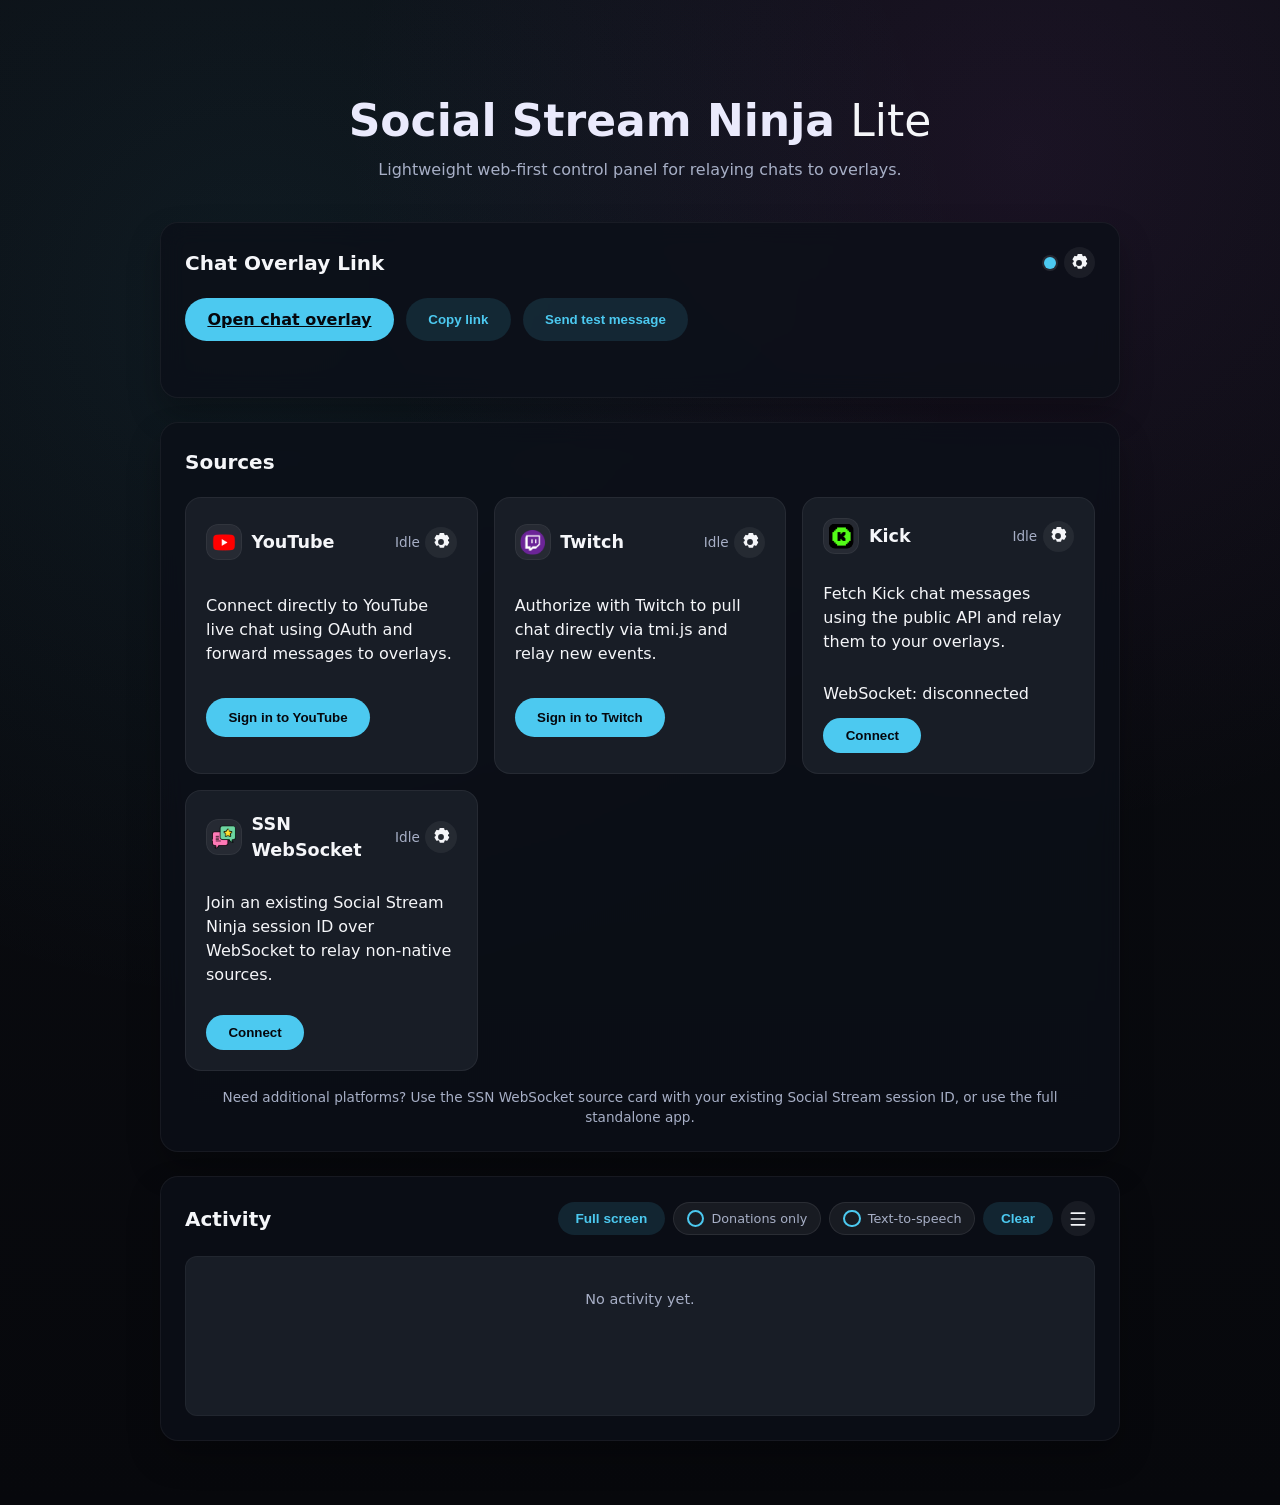
<file: chat-lite/index.html>
<!DOCTYPE html>
<html lang="en">
<head>
  <meta charset="utf-8" />
  <meta name="viewport" content="width=device-width, initial-scale=1" />
  <title>Social Stream Ninja Lite</title>
  <link rel="stylesheet" href="./styles.css" />
</head>
<body>
  <main class="layout">
    <header class="masthead">
      <div class="masthead__title"><span style="color:#eaeafc">Social Stream Ninja</span> <span style="font-weight:400">Lite</span></div>
      <p class="masthead__subtitle">Lightweight web-first control panel for relaying chats to overlays.</p>
    </header>

    <nav class="mobile-nav" aria-label="Primary sections">
      <button type="button" class="mobile-nav__btn is-active" data-mobile-nav-target="session" aria-pressed="true">Session</button>
      <button type="button" class="mobile-nav__btn" data-mobile-nav-target="sources" aria-pressed="false">Sources</button>
      <button type="button" class="mobile-nav__btn" data-mobile-nav-target="activity" aria-pressed="false">Activity</button>
    </nav>

    <section id="session" class="card session" aria-labelledby="session-heading">
      <div class="card__header">
        <h2 id="session-heading">Chat Overlay Link</h2>
        <div class="card__header-controls">
          <span id="session-indicator" class="status-indicator" data-state="idle">
            <span class="sr-only">Session idle</span>
          </span>
          <button type="button" id="session-options-toggle" class="icon-button" aria-expanded="false" aria-controls="session-advanced">
            <span class="sr-only">Show session options</span>
            <svg viewBox="0 0 24 24" aria-hidden="true" focusable="false">
              <path d="M12 8.5a3.5 3.5 0 1 1 0 7 3.5 3.5 0 0 1 0-7zm9.46 3-1.07-.83a7.07 7.07 0 0 0 0-1.34l1.07-.83a1 1 0 0 0 .24-1.3l-1.9-3.3a1 1 0 0 0-1.25-.44l-1.26.5a7.13 7.13 0 0 0-1.16-.67l-.19-1.35a1 1 0 0 0-1-.86h-3.8a1 1 0 0 0-1 .86l-.19 1.35a7.13 7.13 0 0 0-1.16.67l-1.26-.5a1 1 0 0 0-1.25.44l-1.9 3.3a1 1 0 0 0 .24 1.3l1.07.83a6.8 6.8 0 0 0 0 1.34l-1.07.83a1 1 0 0 0-.24 1.3l1.9 3.3a1 1 0 0 0 1.25.44l1.26-.5c.37.26.76.49 1.16.67l.19 1.35a1 1 0 0 0 1 .86h3.8a1 1 0 0 0 1-.86l.19-1.35a7.13 7.13 0 0 0 1.16-.67l1.26.5a1 1 0 0 0 1.25-.44l1.9-3.3a1 1 0 0 0-.24-1.3z" />
            </svg>
          </button>
        </div>
      </div>
      <div class="session__content">
        <div class="session__link-row">
          <a id="session-open" class="btn" href="#" target="_blank" rel="noopener">Open chat overlay</a>
          <button type="button" id="session-copy" class="btn btn--ghost">Copy link</button>
          <button type="button" id="session-test" class="btn btn--ghost">Send test message</button>
        </div>
        <div class="session__status-row">
          <output id="session-status" class="session__status" role="status" aria-live="polite" hidden></output>
        </div>
        <div id="session-advanced" class="session__advanced" hidden>
          <label class="field">
            <span class="field__label">Custom Session ID</span>
            <input id="session-id" name="session" type="text" autocomplete="off" spellcheck="false" placeholder="Enter a custom session ID" />
          </label>
          <div class="session__actions">
            <button type="button" id="session-apply" class="btn">Save session ID</button>
          </div>
          <fieldset class="session__toggle-group">
            <legend>Quick overlay tweaks</legend>
            <label class="session__toggle" for="session-opt-transparent">
              <input type="checkbox" id="session-opt-transparent" />
              <span>Transparent background</span>
            </label>
            <label class="session__toggle" for="session-opt-noavatar">
              <input type="checkbox" id="session-opt-noavatar" />
              <span>Hide viewer avatars</span>
            </label>
            <label class="session__toggle" for="session-opt-reverse">
              <input type="checkbox" id="session-opt-reverse" />
              <span>Newest messages at the top</span>
            </label>
            <p class="session__toggle-note">Looking for deeper overlay controls? The standalone app and browser extension include far more customization options.</p>
          </fieldset>
        </div>
      </div>
    </section>

    <section id="sources" class="card sources" aria-labelledby="sources-heading">
      <div class="card__header">
        <h2 id="sources-heading">Sources</h2>
      </div>
      <div id="source-list" class="sources__grid" role="list"></div>
      <p class="sources__footnote">Need additional platforms? Use the SSN WebSocket source card with your existing Social Stream session ID, or use the full standalone app.</p>
    </section>

    <section id="activity" class="card activity" aria-labelledby="activity-heading">
      <div class="card__header">
        <h2 id="activity-heading">Activity</h2>
        <div class="activity__controls" role="group" aria-label="Activity controls">
          <button type="button" id="activity-fullscreen" class="btn btn--ghost" aria-pressed="false" data-state="enter">Full screen</button>
          <label class="activity-toggle" for="activity-filter-donations">
            <input type="checkbox" id="activity-filter-donations" />
            <span>Donations only</span>
          </label>
          <label class="activity-toggle" for="activity-toggle-tts">
            <input type="checkbox" id="activity-toggle-tts" />
            <span>Text-to-speech</span>
          </label>
          <button type="button" id="activity-clear" class="btn btn--ghost">Clear</button>
          <div class="activity-menu">
            <button type="button" id="activity-menu-toggle" class="icon-button activity-menu__toggle" aria-haspopup="true" aria-expanded="false" aria-controls="activity-menu" title="More options">
              <span class="sr-only">Activity options</span>
              <svg viewBox="0 0 24 24" aria-hidden="true" focusable="false">
                <path d="M4 6h16a1 1 0 1 0 0-2H4a1 1 0 0 0 0 2zm16 5H4a1 1 0 1 0 0 2h16a1 1 0 1 0 0-2zm0 7H4a1 1 0 0 0 0 2h16a1 1 0 0 0 0-2z" />
              </svg>
            </button>
            <div id="activity-menu" class="activity-menu__panel" role="menu" hidden tabindex="-1">
              <button type="button" id="activity-popout" class="activity-menu__item" role="menuitem">Pop out activity feed</button>
            </div>
          </div>
        </div>
      </div>
      <div id="activity-log" class="activity__log" aria-live="polite"></div>
    </section>
  </main>

  <script src="https://accounts.google.com/gsi/client" async defer></script>
  <script type="module" src="./app.js"></script>
</body>
</html>
</file>
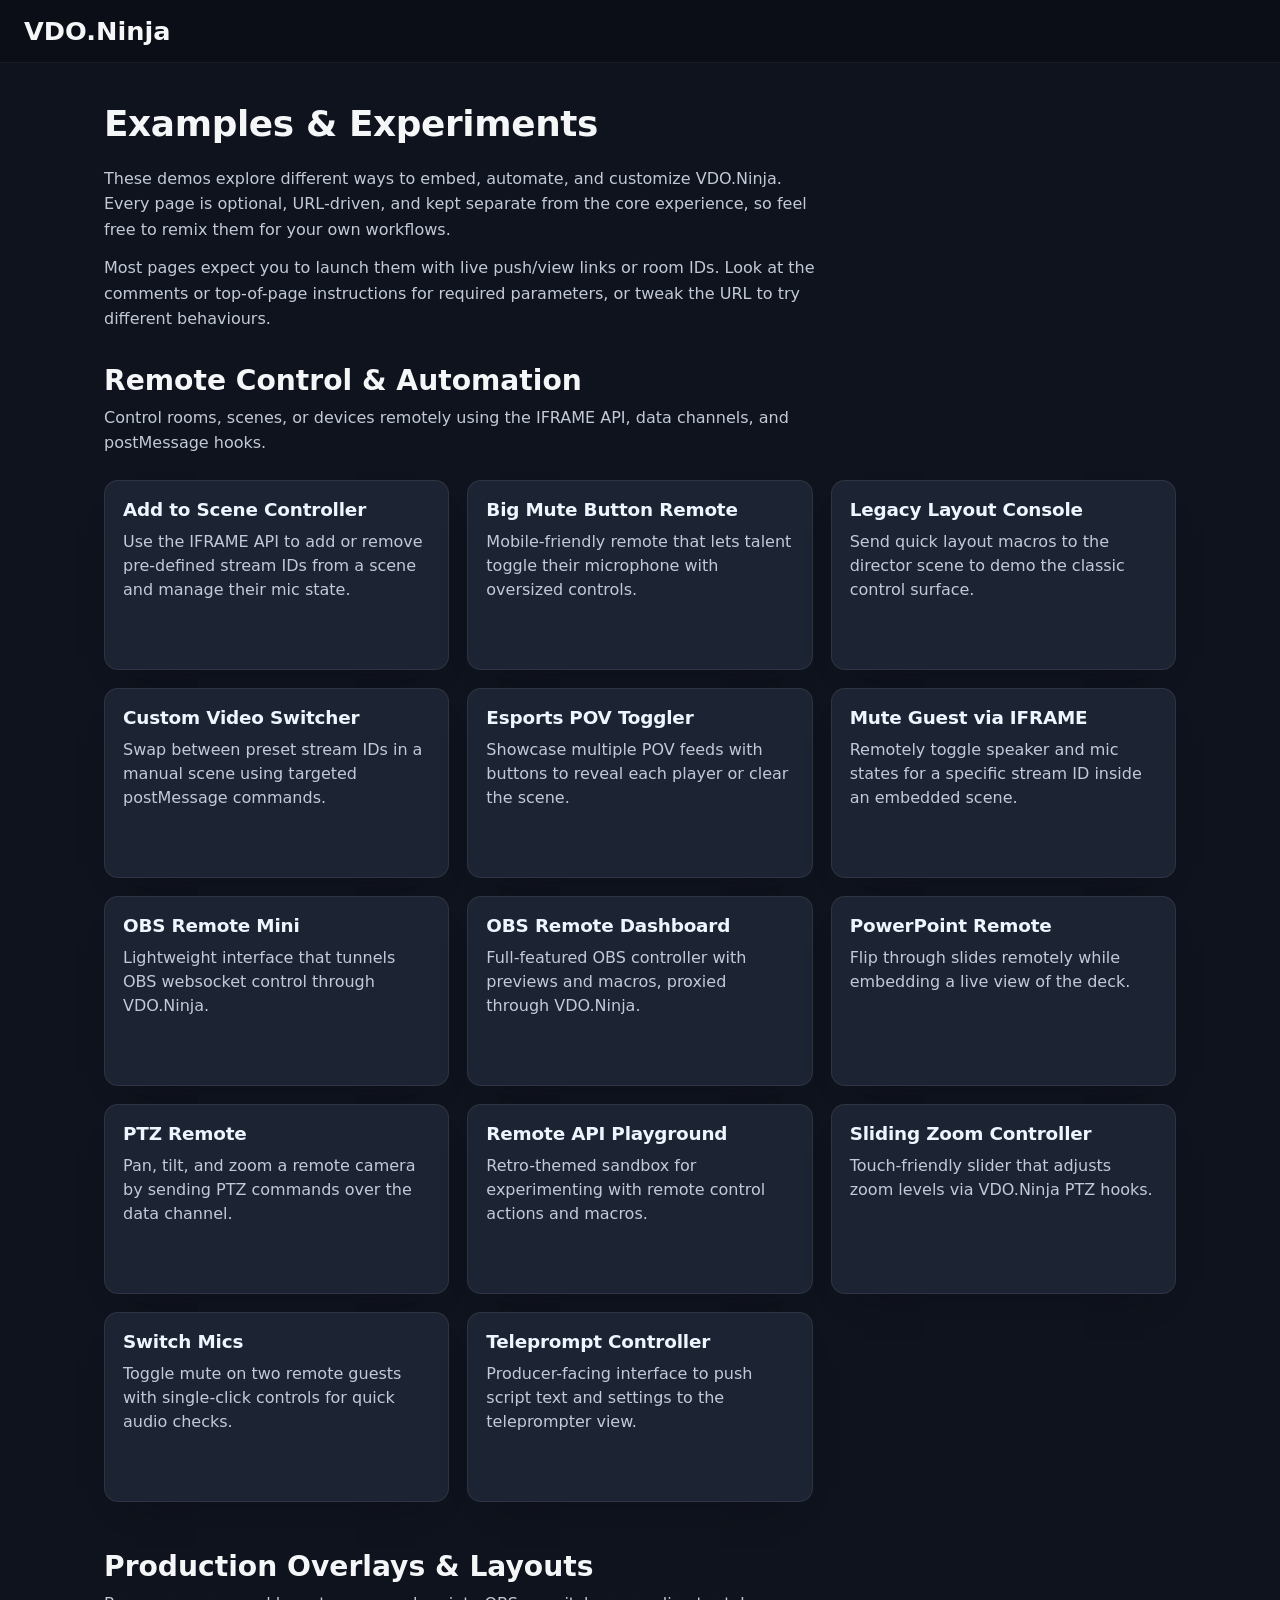
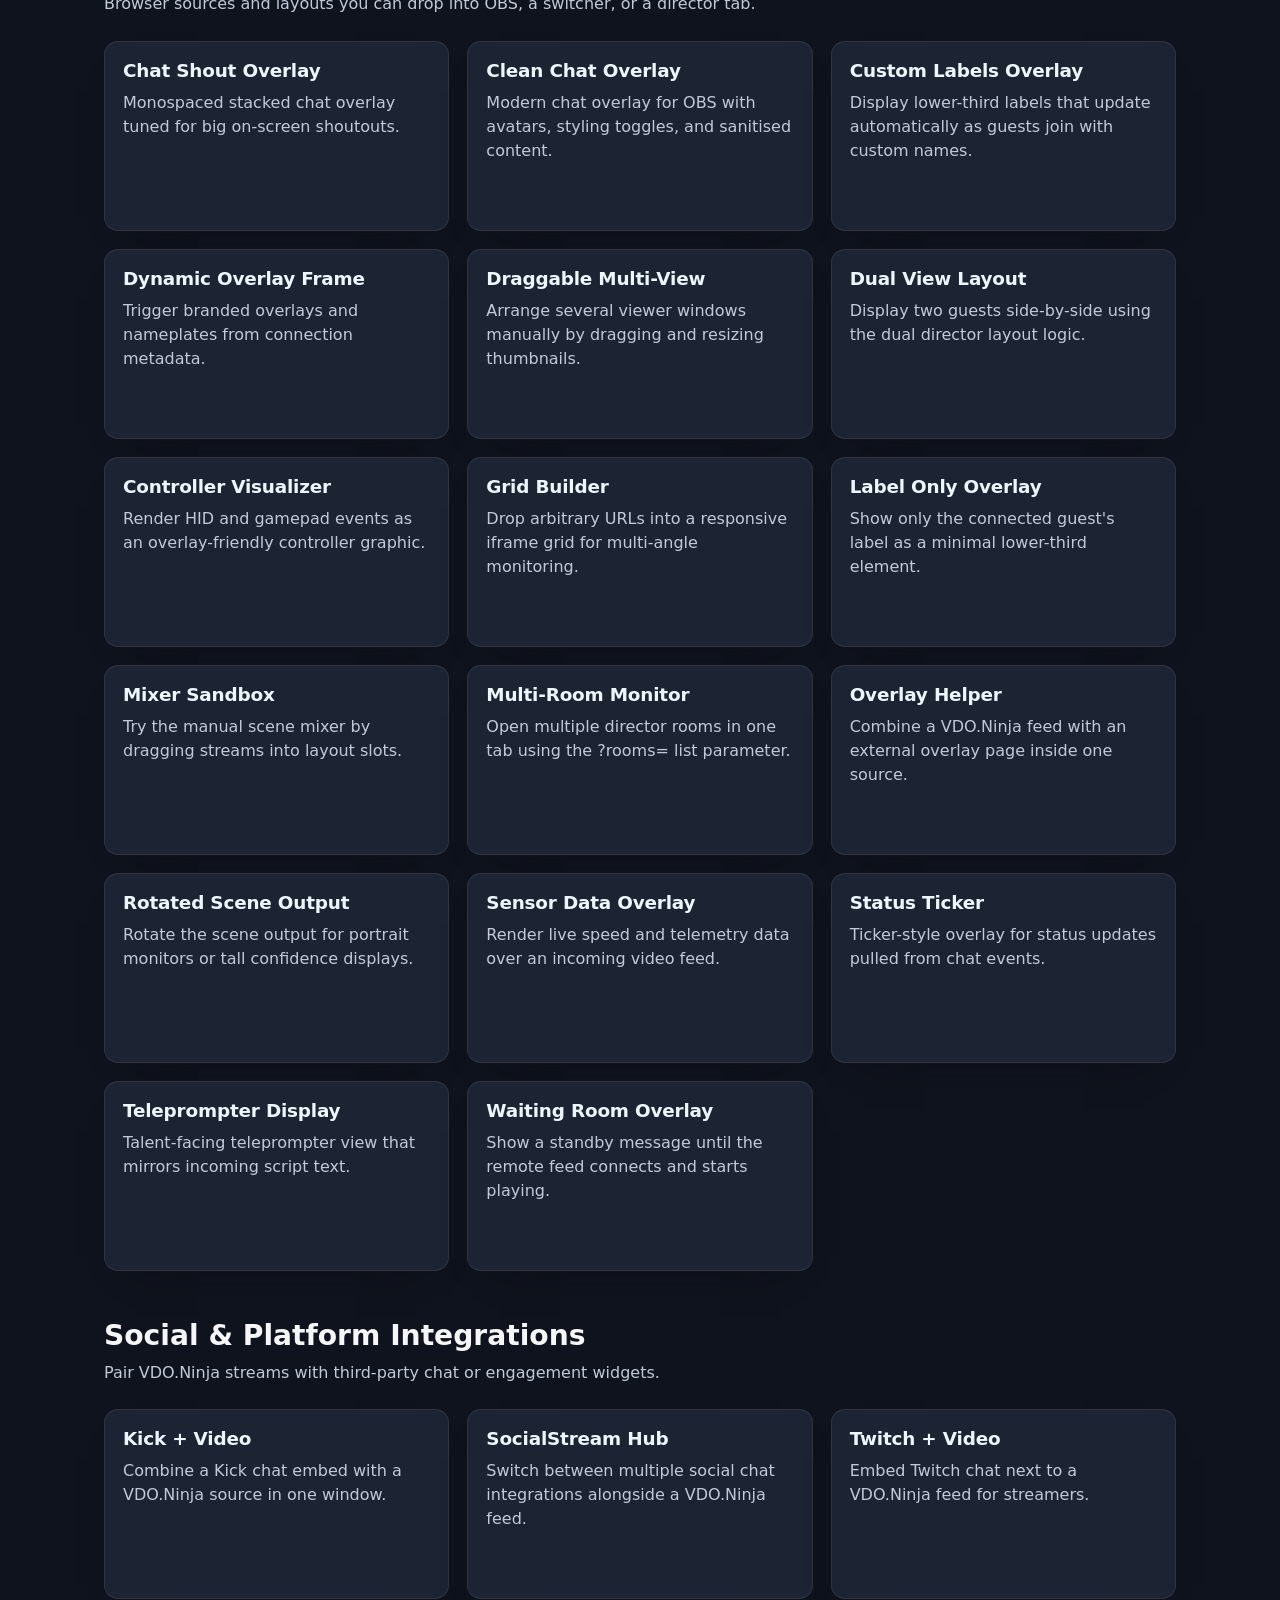
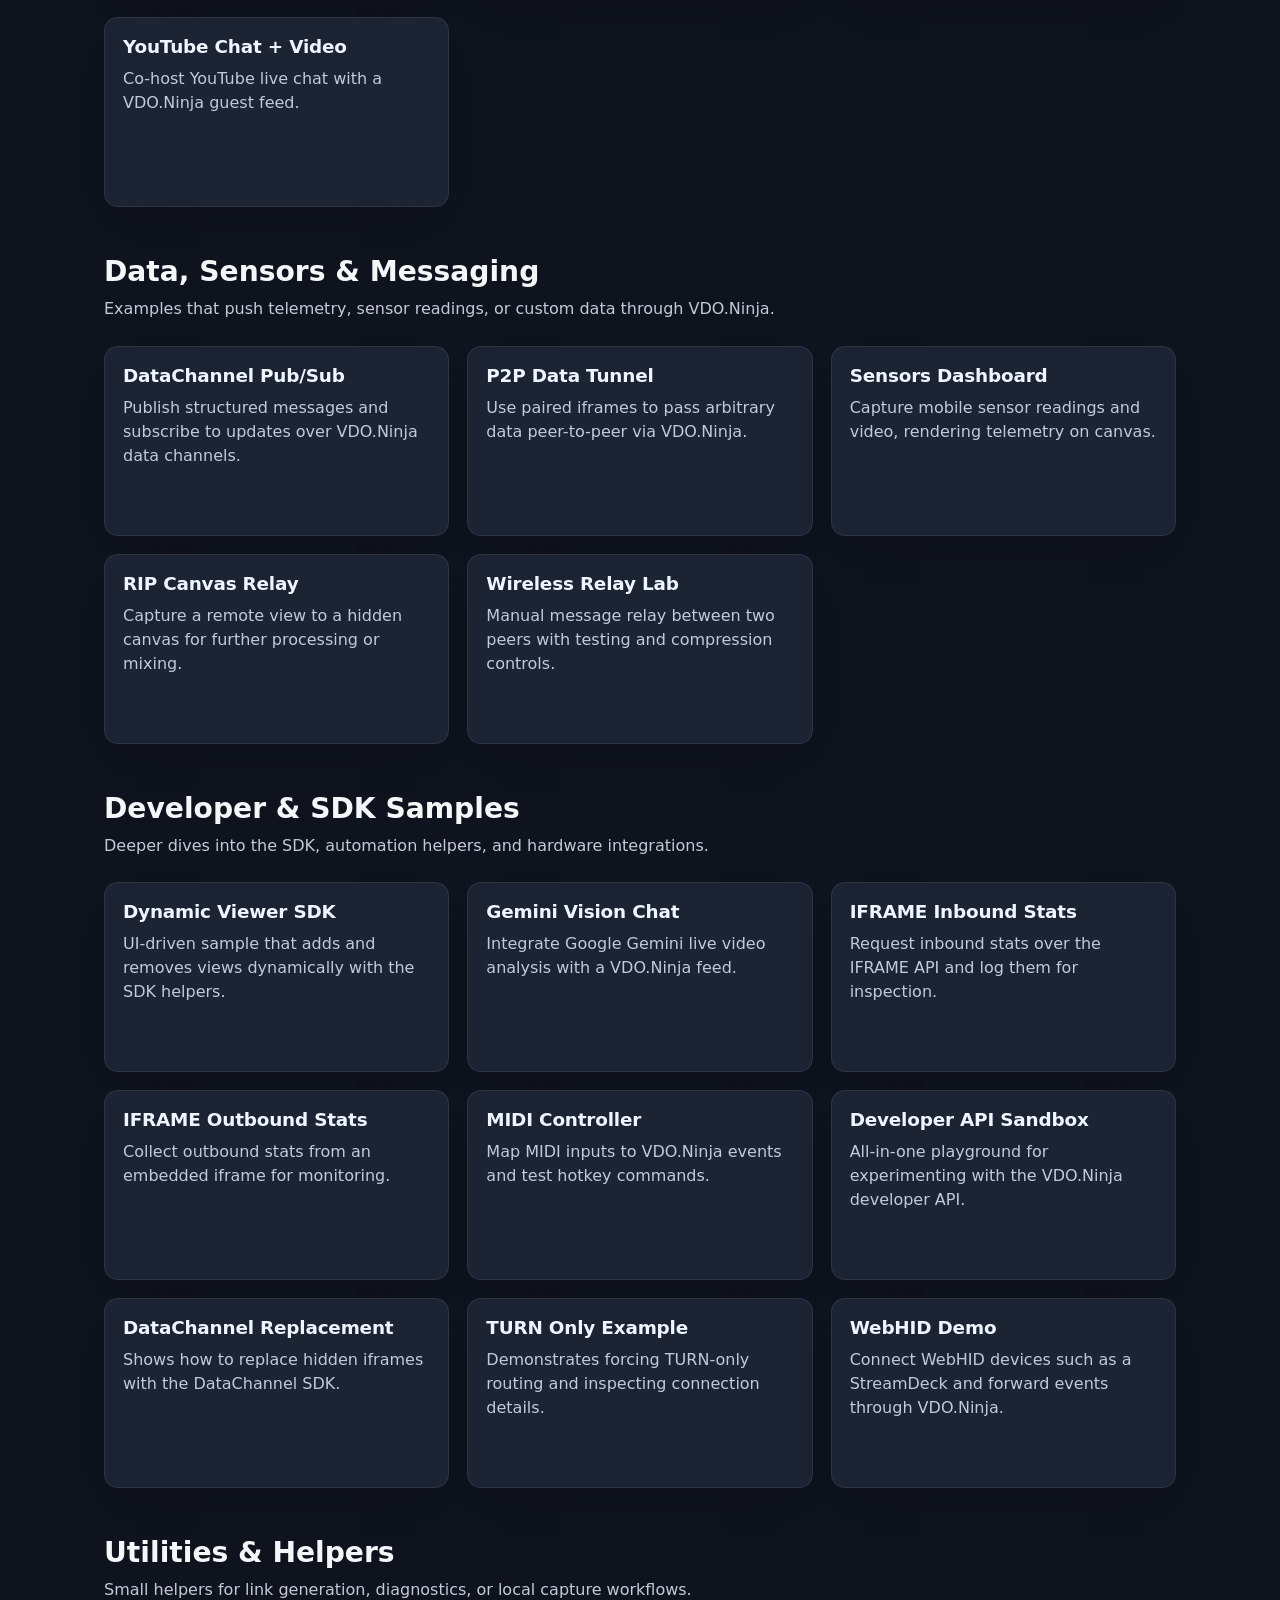
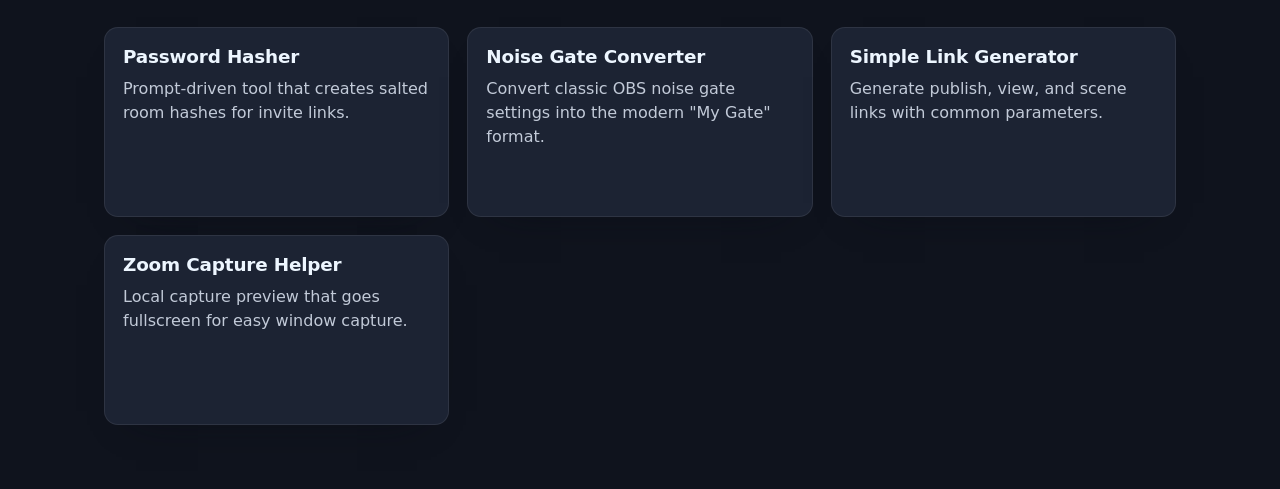
<file: examples/index.html>
<!DOCTYPE html>
<html lang="en">
<head>
	<meta charset="utf-8" />
	<meta name="viewport" content="width=device-width, initial-scale=1" />
	<title>VDO.Ninja Examples Catalog</title>
	<link rel="stylesheet" href="https://vdo.ninja/main.css" />
	<style>
		:root {
			--bg: #0f131d;
			--card-bg: #1c2333;
			--card-border: rgba(255, 255, 255, 0.08);
			--text-muted: #c2cad8;
			--accent: #8ecae6;
		}

		* {
			box-sizing: border-box;
		}

		body {
			margin: 0;
			min-height: 100vh;
			background: var(--bg);
			color: #f5f6f8;
			font-family: Inter, "Segoe UI", system-ui, -apple-system, sans-serif;
			position: relative !important;
		}

		a {
			color: #edf6ff;
			text-decoration: none;
		}

		a:hover,
		a:focus-visible {
			text-decoration: underline;
		}

		#header {
			padding: 16px 24px;
			background: rgba(0, 0, 0, 0.25);
			border-bottom: 1px solid rgba(255, 255, 255, 0.05);
		}

		#header a {
			color: #f5f6f8;
			font-size: 1.6rem;
			font-weight: 600;
			display: inline-flex;
			align-items: center;
			gap: 8px;
		}

		.container {
			max-width: 1120px;
			margin: 0 auto;
			padding: 40px 24px 64px;
		}

		.page-header {
			margin-bottom: 32px;
		}

		.page-header h1 {
			margin: 0 0 0.6em;
			font-size: clamp(2rem, 2.8vw, 2.6rem);
			letter-spacing: -0.01em;
		}

		.page-header p {
			margin: 0 0 0.8em;
			color: var(--text-muted);
			max-width: 70ch;
			line-height: 1.6;
		}

		#example-groups {
			display: flex;
			flex-direction: column;
			gap: 48px;
		}

		.group h2 {
			margin: 0;
			font-size: clamp(1.4rem, 2.2vw, 1.8rem);
		}

		.group-description {
			margin: 8px 0 24px;
			color: var(--text-muted);
			max-width: 70ch;
			line-height: 1.6;
		}

		.card-grid {
			display: grid;
			grid-template-columns: repeat(auto-fill, minmax(260px, 1fr));
			gap: 18px;
		}

		.example-card {
			display: flex;
			flex-direction: column;
			gap: 10px;
			min-height: 190px;
			padding: 18px;
			background: var(--card-bg);
			border: 1px solid var(--card-border);
			border-radius: 14px;
			box-shadow: 0 18px 40px -32px rgba(9, 11, 19, 0.9);
			transition: transform 0.2s ease, box-shadow 0.2s ease;
		}

		.example-card:hover {
			transform: translateY(-4px);
			box-shadow: 0 22px 42px -28px rgba(11, 15, 25, 0.85);
		}

		.example-card h3 {
			margin: 0;
			font-size: 1.15rem;
			letter-spacing: -0.01em;
		}

		.example-card p {
			margin: 0;
			color: var(--text-muted);
			line-height: 1.5;
		}

		.tag-list {
			margin: auto 0 0;
			padding: 0;
			list-style: none;
			display: flex;
			flex-wrap: wrap;
			gap: 6px;
		}

		.tag-list li {
			padding: 4px 10px;
			font-size: 0.72rem;
			font-weight: 600;
			letter-spacing: 0.05em;
			text-transform: uppercase;
			border-radius: 999px;
			background: rgba(142, 202, 230, 0.14);
			color: var(--accent);
		}

		@media (max-width: 720px) {
			.container {
				padding: 28px 18px 48px;
			}

			.card-grid {
				grid-template-columns: repeat(auto-fill, minmax(220px, 1fr));
			}
		}
	</style>
</head>
<body>
	<div id="header">
		<a id="logoname" href="../">
			<span data-translate="logo-header">
				<font id="qos">V</font>DO.Ninja
			</span>
		</a>
	</div>
	<main class="container">
		<section class="page-header">
			<h1>Examples &amp; Experiments</h1>
			<p>These demos explore different ways to embed, automate, and customize VDO.Ninja. Every page is optional,
				URL-driven, and kept separate from the core experience, so feel free to remix them for your own
				workflows.</p>
			<p>Most pages expect you to launch them with live push/view links or room IDs. Look at the comments or
				top-of-page instructions for required parameters, or tweak the URL to try different behaviours.</p>
		</section>
		<div id="example-groups"></div>
	</main>
	<script>
		const exampleGroups = [
			{
				name: "Remote Control & Automation",
				description: "Control rooms, scenes, or devices remotely using the IFRAME API, data channels, and postMessage hooks.",
				items: [
					{
						href: "addtoscene.html",
						title: "Add to Scene Controller",
						summary: "Use the IFRAME API to add or remove pre-defined stream IDs from a scene and manage their mic state."
					},
					{
						href: "bigmutebutton.html",
						title: "Big Mute Button Remote",
						summary: "Mobile-friendly remote that lets talent toggle their microphone with oversized controls."
					},
					{
						href: "control.html",
						title: "Legacy Layout Console",
						summary: "Send quick layout macros to the director scene to demo the classic control surface."
					},
					{
						href: "custom_video_switcher.html",
						title: "Custom Video Switcher",
						summary: "Swap between preset stream IDs in a manual scene using targeted postMessage commands."
					},
					{
						href: "esports.html",
						title: "Esports POV Toggler",
						summary: "Showcase multiple POV feeds with buttons to reveal each player or clear the scene."
					},
					{
						href: "muteguestiframe.html",
						title: "Mute Guest via IFRAME",
						summary: "Remotely toggle speaker and mic states for a specific stream ID inside an embedded scene."
					},
					{
						href: "obsremote.html",
						title: "OBS Remote Mini",
						summary: "Lightweight interface that tunnels OBS websocket control through VDO.Ninja."
					},
					{
						href: "obs_remote/index.html",
						title: "OBS Remote Dashboard",
						summary: "Full-featured OBS controller with previews and macros, proxied through VDO.Ninja."
					},
					{
						href: "powerpoint.html",
						title: "PowerPoint Remote",
						summary: "Flip through slides remotely while embedding a live view of the deck."
					},
					{
						href: "ptz.html",
						title: "PTZ Remote",
						summary: "Pan, tilt, and zoom a remote camera by sending PTZ commands over the data channel."
					},
					{
						href: "remoteapi.html",
						title: "Remote API Playground",
						summary: "Retro-themed sandbox for experimenting with remote control actions and macros."
					},
					{
						href: "slidingzoom.html",
						title: "Sliding Zoom Controller",
						summary: "Touch-friendly slider that adjusts zoom levels via VDO.Ninja PTZ hooks."
					},
					{
						href: "switchmics.html",
						title: "Switch Mics",
						summary: "Toggle mute on two remote guests with single-click controls for quick audio checks."
					},
					{
						href: "teleprompt.html",
						title: "Teleprompt Controller",
						summary: "Producer-facing interface to push script text and settings to the teleprompter view."
					}
				]
			},
			{
				name: "Production Overlays & Layouts",
				description: "Browser sources and layouts you can drop into OBS, a switcher, or a director tab.",
				items: [
					{
						href: "chat.html",
						title: "Chat Shout Overlay",
						summary: "Monospaced stacked chat overlay tuned for big on-screen shoutouts."
					},
					{
						href: "chatoverlay.html",
						title: "Clean Chat Overlay",
						summary: "Modern chat overlay for OBS with avatars, styling toggles, and sanitised content."
					},
					{
						href: "custom_labels.html",
						title: "Custom Labels Overlay",
						summary: "Display lower-third labels that update automatically as guests join with custom names."
					},
					{
						href: "custom_overlay.html",
						title: "Dynamic Overlay Frame",
						summary: "Trigger branded overlays and nameplates from connection metadata."
					},
					{
						href: "draggable.html",
						title: "Draggable Multi-View",
						summary: "Arrange several viewer windows manually by dragging and resizing thumbnails."
					},
					{
						href: "dual.html",
						title: "Dual View Layout",
						summary: "Display two guests side-by-side using the dual director layout logic."
					},
					{
						href: "gamecontroller.html",
						title: "Controller Visualizer",
						summary: "Render HID and gamepad events as an overlay-friendly controller graphic."
					},
					{
						href: "grid.html",
						title: "Grid Builder",
						summary: "Drop arbitrary URLs into a responsive iframe grid for multi-angle monitoring."
					},
					{
						href: "labelonly.html",
						title: "Label Only Overlay",
						summary: "Show only the connected guest's label as a minimal lower-third element."
					},
					{
						href: "mixer.html",
						title: "Mixer Sandbox",
						summary: "Try the manual scene mixer by dragging streams into layout slots."
					},
					{
						href: "multi.html",
						title: "Multi-Room Monitor",
						summary: "Open multiple director rooms in one tab using the ?rooms= list parameter."
					},
					{
						href: "overlay.html",
						title: "Overlay Helper",
						summary: "Combine a VDO.Ninja feed with an external overlay page inside one source."
					},
					{
						href: "rotated.html",
						title: "Rotated Scene Output",
						summary: "Rotate the scene output for portrait monitors or tall confidence displays."
					},
					{
						href: "sensoroverlay.html",
						title: "Sensor Data Overlay",
						summary: "Render live speed and telemetry data over an incoming video feed."
					},
					{
						href: "status.html",
						title: "Status Ticker",
						summary: "Ticker-style overlay for status updates pulled from chat events."
					},
					{
						href: "teleprompter.html",
						title: "Teleprompter Display",
						summary: "Talent-facing teleprompter view that mirrors incoming script text."
					},
					{
						href: "waitingroom.html",
						title: "Waiting Room Overlay",
						summary: "Show a standby message until the remote feed connects and starts playing."
					}
				]
			},
			{
				name: "Social & Platform Integrations",
				description: "Pair VDO.Ninja streams with third-party chat or engagement widgets.",
				items: [
					{
						href: "kick.html",
						title: "Kick + Video",
						summary: "Combine a Kick chat embed with a VDO.Ninja source in one window."
					},
					{
						href: "socal.html",
						title: "SocialStream Hub",
						summary: "Switch between multiple social chat integrations alongside a VDO.Ninja feed."
					},
					{
						href: "twitch.html",
						title: "Twitch + Video",
						summary: "Embed Twitch chat next to a VDO.Ninja feed for streamers."
					},
					{
						href: "youtube.html",
						title: "YouTube Chat + Video",
						summary: "Co-host YouTube live chat with a VDO.Ninja guest feed."
					}
				]
			},
			{
				name: "Data, Sensors & Messaging",
				description: "Examples that push telemetry, sensor readings, or custom data through VDO.Ninja.",
				items: [
					{
						href: "datachannel-pubsub.html",
						title: "DataChannel Pub/Sub",
						summary: "Publish structured messages and subscribe to updates over VDO.Ninja data channels."
					},
					{
						href: "p2p.html",
						title: "P2P Data Tunnel",
						summary: "Use paired iframes to pass arbitrary data peer-to-peer via VDO.Ninja."
					},
					{
						href: "sensors.html",
						title: "Sensors Dashboard",
						summary: "Capture mobile sensor readings and video, rendering telemetry on canvas."
					},
					{
						href: "rip.html",
						title: "RIP Canvas Relay",
						summary: "Capture a remote view to a hidden canvas for further processing or mixing."
					},
					{
						href: "wireless.html",
						title: "Wireless Relay Lab",
						summary: "Manual message relay between two peers with testing and compression controls."
					}
				]
			},
			{
				name: "Developer & SDK Samples",
				description: "Deeper dives into the SDK, automation helpers, and hardware integrations.",
				items: [
					{
						href: "dynamic-viewer.html",
						title: "Dynamic Viewer SDK",
						summary: "UI-driven sample that adds and removes views dynamically with the SDK helpers."
					},
					{
						href: "googleai.html",
						title: "Gemini Vision Chat",
						summary: "Integrate Google Gemini live video analysis with a VDO.Ninja feed."
					},
					{
						href: "iframe.inbound-stats.html",
						title: "IFRAME Inbound Stats",
						summary: "Request inbound stats over the IFRAME API and log them for inspection."
					},
					{
						href: "iframe.outbound-stats.html",
						title: "IFRAME Outbound Stats",
						summary: "Collect outbound stats from an embedded iframe for monitoring."
					},
					{
						href: "midi.html",
						title: "MIDI Controller",
						summary: "Map MIDI inputs to VDO.Ninja events and test hotkey commands."
					},
					{
						href: "sandbox.html",
						title: "Developer API Sandbox",
						summary: "All-in-one playground for experimenting with the VDO.Ninja developer API."
					},
					{
						href: "simple-iframe-replacement.html",
						title: "DataChannel Replacement",
						summary: "Shows how to replace hidden iframes with the DataChannel SDK."
					},
					{
						href: "turn-only-example.html",
						title: "TURN Only Example",
						summary: "Demonstrates forcing TURN-only routing and inspecting connection details."
					},
					{
						href: "webhid.html",
						title: "WebHID Demo",
						summary: "Connect WebHID devices such as a StreamDeck and forward events through VDO.Ninja."
					}
				]
			},
			{
				name: "Utilities & Helpers",
				description: "Small helpers for link generation, diagnostics, or local capture workflows.",
				items: [
					{
						href: "changepass.html",
						title: "Password Hasher",
						summary: "Prompt-driven tool that creates salted room hashes for invite links."
					},
					{
						href: "noisegate.html",
						title: "Noise Gate Converter",
						summary: "Convert classic OBS noise gate settings into the modern \"My Gate\" format."
					},
					{
						href: "simplelink.html",
						title: "Simple Link Generator",
						summary: "Generate publish, view, and scene links with common parameters."
					},
					{
						href: "zoom.html",
						title: "Zoom Capture Helper",
						summary: "Local capture preview that goes fullscreen for easy window capture."
					}
				]
			}
		];

		const groupsRoot = document.getElementById("example-groups");

		for (const group of exampleGroups) {
			const section = document.createElement("section");
			section.className = "group";

			const heading = document.createElement("h2");
			heading.textContent = group.name;
			section.appendChild(heading);

			if (group.description) {
				const desc = document.createElement("p");
				desc.className = "group-description";
				desc.textContent = group.description;
				section.appendChild(desc);
			}

			const grid = document.createElement("div");
			grid.className = "card-grid";

			for (const item of group.items) {
				const card = document.createElement("article");
				card.className = "example-card";

				const title = document.createElement("h3");
				const link = document.createElement("a");
				link.href = item.href;
				link.textContent = item.title;
				title.appendChild(link);
				card.appendChild(title);

				const summary = document.createElement("p");
				summary.textContent = item.summary;
				card.appendChild(summary);

				if (Array.isArray(item.tags) && item.tags.length) {
					const tagList = document.createElement("ul");
					tagList.className = "tag-list";
					for (const tag of item.tags) {
						const tagItem = document.createElement("li");
						tagItem.textContent = tag;
						tagList.appendChild(tagItem);
					}
					card.appendChild(tagList);
				}

				grid.appendChild(card);
			}

			section.appendChild(grid);
			groupsRoot.appendChild(section);
		}
	</script>
</body>
</html>
</file>
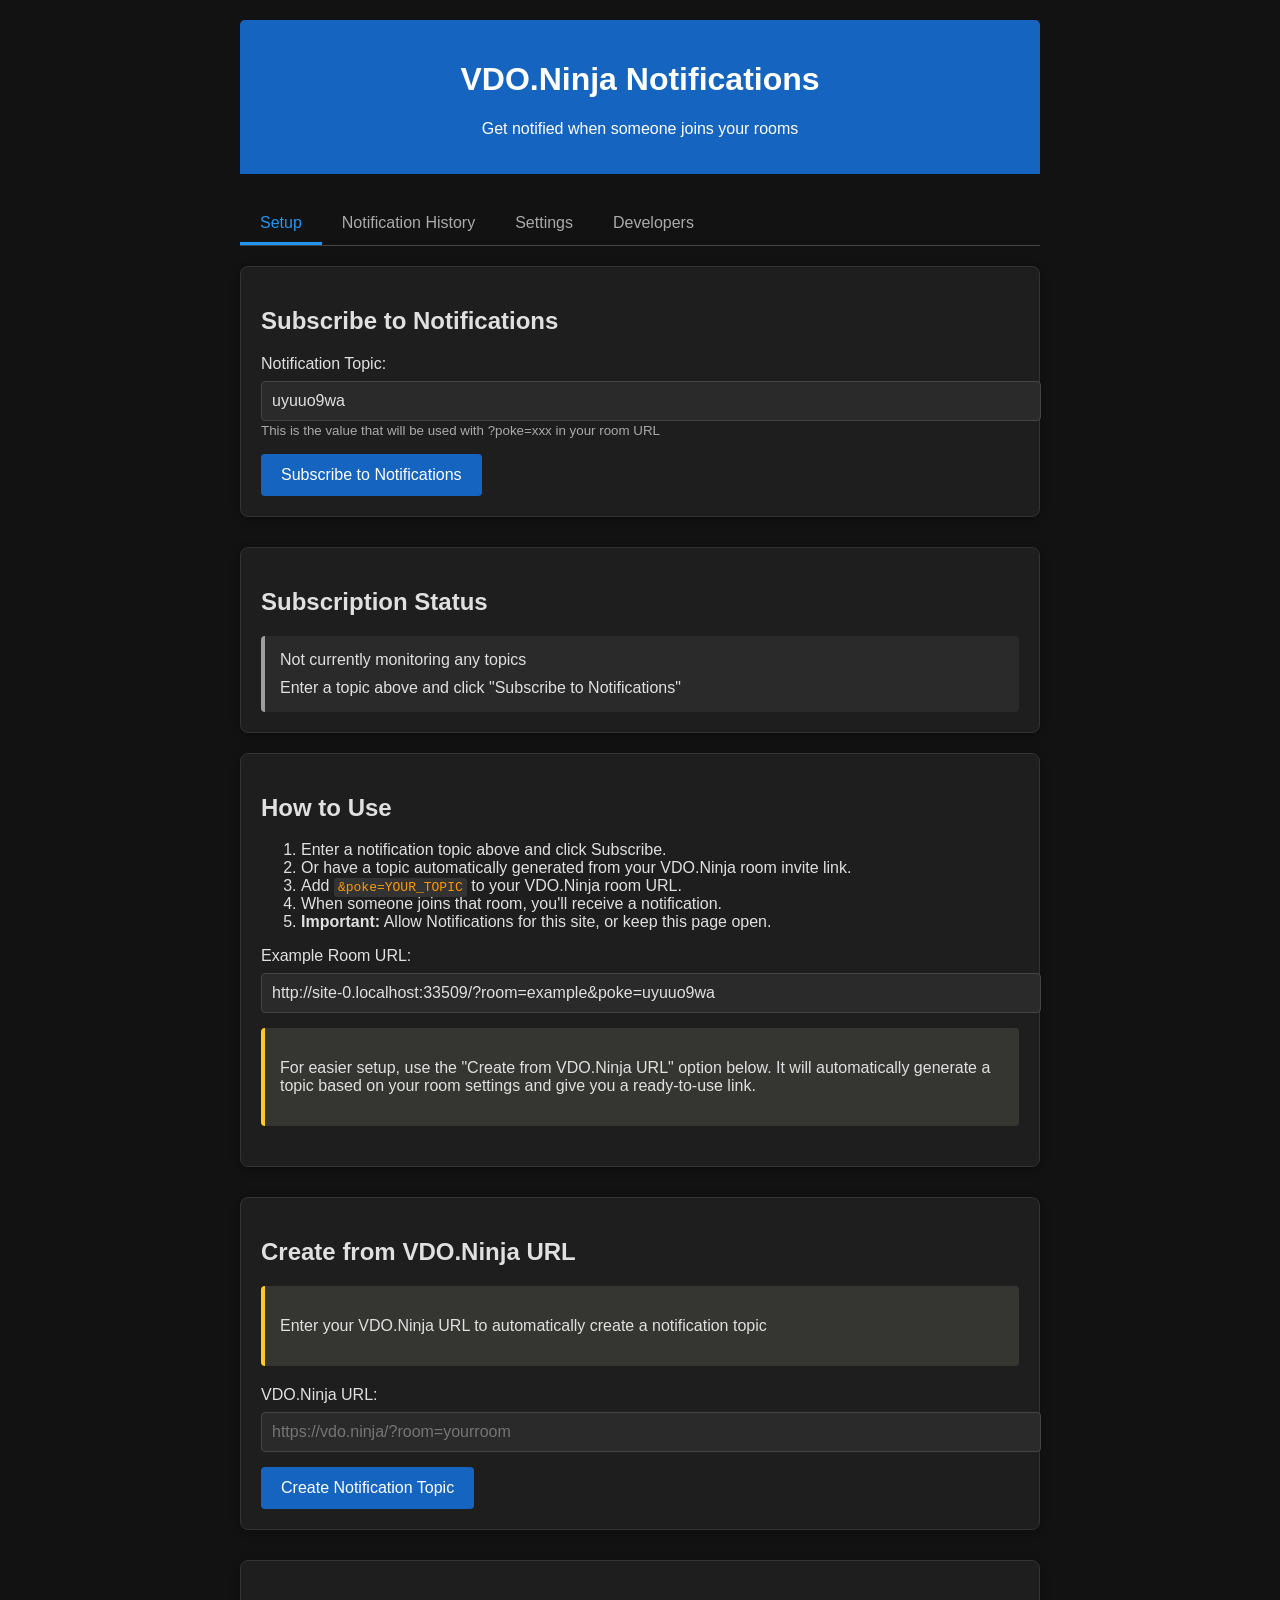
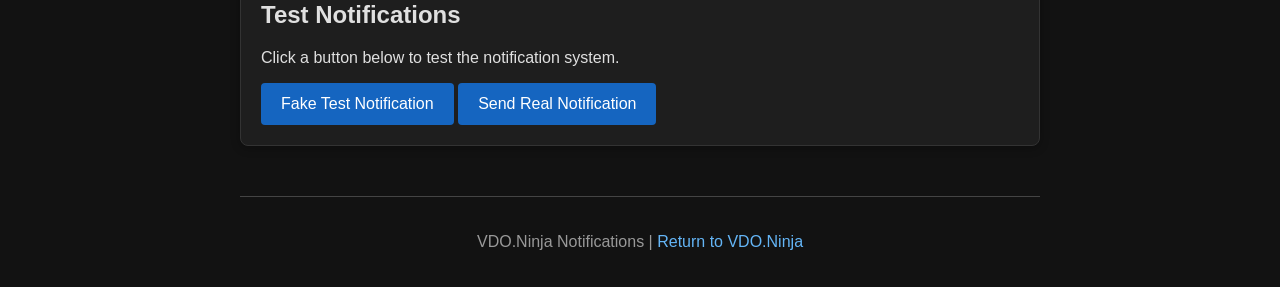
<file: notifications/index.html>
<!DOCTYPE html>
<html lang="en">
<head>
  <meta charset="UTF-8">
  <meta name="viewport" content="width=device-width, initial-scale=1.0">
  <title>VDO.Ninja Notifications</title>
  <link rel="manifest" href="manifest.json">
  <meta name="theme-color" content="#1565c0">

	<link rel="shortcut icon" href="data:image/x-icon;," type="image/x-icon" />
	<link id="favicon1" rel="icon" type="image/png" sizes="32x32" href="/notifications/media/favicon-32x32.png" />
	<link id="favicon2" rel="icon" type="image/png" sizes="16x16" href="/notifications/media/favicon-16x16.png" />
	<link id="favicon3" rel="icon" href="/notifications/media/favicon.ico" />
  
  <style>body {
  font-family: -apple-system, BlinkMacSystemFont, 'Segoe UI', Roboto, Oxygen, Ubuntu, Cantarell, 'Open Sans', 'Helvetica Neue', sans-serif;
  margin: 0;
  padding: 0;
  background-color: #121212;
  color: #e0e0e0;
}
#subscription-status-panel {
  margin-top: 20px;
  margin-bottom: 20px;
}

#subscription-status-details .status {
  display: flex;
  flex-direction: column;
  gap: 10px;
}

#subscription-status-details p {
  margin: 0;
}

#subscription-status-details .status {
  display: flex;
  flex-direction: column;
  gap: 10px;
}

#subscription-status-details p {
  margin: 0;
}

#sw-connection-status {
  font-weight: bold;
}

#sw-connection-status.connected {
  color: #4caf50;
}

#sw-connection-status.polling {
  color: #ff9800;
}

#sw-connection-status.disconnected {
  color: #f44336;
}

#unsubscribe-button {
  align-self: flex-start;
  margin-top: 5px;
}
#connection-status-display {
  font-weight: bold;
}

#connection-status-display.connected {
  color: #4caf50;
}

#connection-status-display.polling {
  color: #ff9800;
}

#connection-status-display.disconnected {
  color: #f44336;
}

#unsubscribe-button {
  align-self: flex-start;
  margin-top: 5px;
}
.container {
  max-width: 800px;
  margin: 0 auto;
  padding: 20px;
}
.tab-content {
  display: none;
}

.tab-content.active {
  display: block;
}
.header {
  background-color: #1565c0;
  color: white;
  padding: 20px;
  text-align: center;
  border-radius: 5px 5px 0 0;
  margin-bottom: 30px;
}

.notification-card {
  background-color: #1e1e1e;
  border-radius: 8px;
  box-shadow: 0 2px 10px rgba(0,0,0,0.3);
  padding: 20px;
  margin-bottom: 30px;
  border: 1px solid #333;
}

.form-group {
  margin-bottom: 15px;
}

label {
  display: block;
  margin-bottom: 8px;
  font-weight: 500;
}

input[type="text"], select {
  width: 100%;
  padding: 10px;
  border: 1px solid #444;
  border-radius: 4px;
  font-size: 16px;
  background-color: #2a2a2a;
  color: #e0e0e0;
}

small {
  color: #aaa;
}

button {
  background-color: #1565c0;
  color: white;
  border: none;
  padding: 12px 20px;
  border-radius: 4px;
  cursor: pointer;
  font-size: 16px;
  transition: background-color 0.3s;
}

button:hover {
  background-color: #0d47a1;
}

button.secondary {
  background-color: #424242;
  color: #e0e0e0;
}

button.secondary:hover {
  background-color: #616161;
}

button.danger {
  background-color: #c62828;
}

button.danger:hover {
  background-color: #b71c1c;
}

.status {
  margin-top: 20px;
  padding: 15px;
  border-radius: 4px;
}

.status.active {
  background-color: rgba(33, 150, 243, 0.15);
  border-left: 4px solid #2196F3;
}

.status.inactive {
  background-color: #2a2a2a;
  border-left: 4px solid #9e9e9e;
}

.notification-history {
  margin-top: 30px;
}

.notification-item {
  padding: 15px;
  background-color: #1e1e1e;
  border-radius: 4px;
  margin-bottom: 10px;
  box-shadow: 0 1px 3px rgba(0,0,0,0.2);
  display: flex;
  align-items: center;
  border: 1px solid #333;
}

.notification-item .time {
  color: #999;
  font-size: 14px;
  margin-top: 5px;
}

.notification-item .content {
  flex: 1;
}

.notification-item .actions {
  margin-left: 15px;
}

.notification-icon {
  margin-right: 15px;
  font-size: 24px;
}

.tabs {
  display: flex;
  margin-bottom: 20px;
  border-bottom: 1px solid #444;
}

.tab {
  padding: 10px 20px;
  cursor: pointer;
  border-bottom: 3px solid transparent;
  color: #aaa;
}

.tab.active {
  border-bottom-color: #2196F3;
  color: #2196F3;
}

.tab-content {
  display: none;
}

.tab-content.active {
  display: block;
}

.info-box {
  background-color: rgba(255, 248, 225, 0.1);
  border-left: 4px solid #ffca28;
  padding: 15px;
  margin-bottom: 20px;
  border-radius: 4px;
}

.footer {
  text-align: center;
  margin-top: 50px;
  padding-top: 20px;
  border-top: 1px solid #444;
  color: #999;
}

.status.warning {
  background-color: rgba(255, 152, 0, 0.15);
  border-left: 4px solid #ff9800;
}

@keyframes slide-in {
  from { transform: translateX(100%); opacity: 0; }
  to { transform: translateX(0); opacity: 1; }
}

/* Add animation for shake effect */
@keyframes shake {
  0% { transform: translateX(0); }
  10% { transform: translateX(-5px); }
  20% { transform: translateX(5px); }
  30% { transform: translateX(-5px); }
  40% { transform: translateX(5px); }
  50% { transform: translateX(-5px); }
  60% { transform: translateX(5px); }
  70% { transform: translateX(-5px); }
  80% { transform: translateX(5px); }
  90% { transform: translateX(-5px); }
  100% { transform: translateX(0); }
}

.shake {
  animation: shake 0.5s ease-in-out;
}

/* Add styles for the visual notification popup */
.notification-popup {
  position: fixed;
  top: 20px;
  right: 20px;
  z-index: 10000;
  width: 350px;
  background-color: #1e1e1e;
  border-radius: 8px;
  box-shadow: 0 4px 12px rgba(0,0,0,0.3);
  padding: 15px;
  border-left: 4px solid #2196F3;
  animation: slide-in 0.3s ease;
  color: #e0e0e0;
  opacity: 0.95;
  backdrop-filter: blur(4px);
  border: 1px solid #2196F3;
}

.notification-popup-header {
  display: flex;
  justify-content: space-between;
  align-items: center;
  margin-bottom: 10px;
}

.notification-popup-title {
  margin: 0;
  font-size: 18px;
  color: #2196F3;
}

.notification-popup-close {
  background: none;
  border: none;
  color: #999;
  cursor: pointer;
  font-size: 18px;
  padding: 0;
}

.notification-popup-body {
  margin-bottom: 15px;
}

.notification-popup-actions {
  display: flex;
  justify-content: flex-end;
}

.notification-popup-actions button {
  margin-left: 10px;
  padding: 8px 15px;
  font-size: 14px;
}

/* Add a pulsating glow effect to the active status */
.status.active {
  animation: pulse 2s infinite;
}

@keyframes pulse {
  0% { box-shadow: 0 0 0 0 rgba(33, 150, 243, 0.4); }
  70% { box-shadow: 0 0 0 10px rgba(33, 150, 243, 0); }
  100% { box-shadow: 0 0 0 0 rgba(33, 150, 243, 0); }
}

/* Add styles for a fullscreen flash effect */
.notification-flash {
  position: fixed;
  top: 0;
  left: 0;
  right: 0;
  bottom: 0;
  background-color: rgba(33, 150, 243, 0.2);
  z-index: 9999;
  pointer-events: none;
  animation: flash 0.5s ease-out;
}

@keyframes flash {
  0% { opacity: 0; }
  50% { opacity: 1; }
  100% { opacity: 0; }
}

code {
  background-color: #333;
  padding: 2px 4px;
  border-radius: 3px;
  color: #ff9800;
}

a {
  color: #64b5f6;
  text-decoration: none;
}

a:hover {
  text-decoration: underline;
}

/* Add highlight for new notifications in history */
.notification-item.new {
  border-left: 4px solid #2196F3;
  animation: highlight-new 2s ease;
}

@keyframes highlight-new {
  0% { background-color: rgba(33, 150, 243, 0.3); }
  100% { background-color: #1e1e1e; }
}
  </style>
</head>
<body>
  <div class="container">
    <div class="header">
      <h1>VDO.Ninja Notifications</h1>
      <p>Get notified when someone joins your rooms</p>
    </div>
    
    <div class="tabs">
      <div class="tab active" data-tab="setup">Setup</div>
      <div class="tab" data-tab="history">Notification History</div>
      <div class="tab" data-tab="settings">Settings</div>
	  <div class="tab" data-tab="developer">Developers</div>
    </div>
	<content>
		<div class="tab-content active" id="setup-tab">
		  <div class="notification-card">
			<h2>Subscribe to Notifications</h2>
			
			<div class="form-group">
			  <label for="topic-input">Notification Topic:</label>
			  <input type="text" id="topic-input" placeholder="Enter a topic name">
			  <small>This is the value that will be used with ?poke=xxx in your room URL</small>
			</div>
			
			<button id="subscribe-btn">Subscribe to Notifications</button>
			
			<div id="notification-status"></div>
		  </div>
		  
		  <div class="notification-card">
			<h2>How to Use</h2>
			<ol>
			  <li>Enter a notification topic above and click Subscribe.</li>
			  <li>Or have a topic automatically generated from your VDO.Ninja room invite link.</li>
			  <li>Add <code>&amp;poke=YOUR_TOPIC</code> to your VDO.Ninja room URL.</li>
			  <li>When someone joins that room, you'll receive a notification.</li>
			  <li><strong>Important:</strong> Allow Notifications for this site, or keep this page open.</li>
			</ol>
			
			<div class="form-group">
			  <label>Example Room URL:</label>
			  <input type="text" id="example-url" readonly>
			</div>
			
			<div class="info-box">
			  <p>For easier setup, use the "Create from VDO.Ninja URL" option below. It will automatically generate a topic based on your room settings and give you a ready-to-use link.</p>
			</div>
		  </div>
		  
		  <div class="notification-card">
		    <h2>Create from VDO.Ninja URL</h2>
			  <div class="info-box">
				<p>Enter your VDO.Ninja URL to automatically create a notification topic</p>
			  </div>
			  
			  <div class="form-group">
				<label for="vdo-url-input">VDO.Ninja URL:</label>
				<input type="text" id="vdo-url-input" placeholder="https://vdo.ninja/?room=yourroom">
			  </div>
			  
			  <button id="parse-url-btn">Create Notification Topic</button>
			  
			  <div id="parsed-url-output" style="margin-top: 15px; display: none;">
				<div class="form-group">
				  <label>Generated Topic:</label>
				  <input type="text" id="generated-topic" readonly>
				</div>
				<div class="form-group">
				  <label>Notification URL for Guests:</label>
				  <input type="text" id="notification-url" readonly>
				  <button id="copy-url-btn" class="secondary" style="margin-top: 10px;">Copy URL</button>
				</div>
				<button id="use-generated-topic" style="margin-top: 10px;">Use This Topic</button>
			  </div>
		  </div>
		  
		  <div class="notification-card">
			  <h2>Test Notifications</h2>
			  <p>Click a button below to test the notification system.</p>
			  <button id="fake-notification-btn">Fake Test Notification</button> <button id="test-notification-btn">Send Real Notification</button> 
			</div>
		</div>
		
		<div class="tab-content" id="history-tab">
		  <div class="notification-card">
			<h2>Recent Notifications</h2>
			<div id="notification-history">
			  <p>No notifications yet.</p>
			</div>
		  </div>
		</div>
		
		<div class="tab-content" id="settings-tab">
		  <div class="notification-card">
			<h2>Notification Settings</h2>
			
			<div class="form-group">
			  <label for="notification-sound">Notification Sound:</label>
			  <select id="notification-sound">
				<option value="default">Default Sound</option>
				<option value="chime">Chime</option>
				<option value="bell">Bell</option>
				<option value="none">No Sound</option>
			  </select>
			</div>
			
			<div class="form-group">
			  <label>
				<input type="checkbox" id="desktop-notifications" checked>
				Enable Desktop Notifications
			  </label>
			</div>
			
			<button id="clear-history" class="secondary">Clear Notification History</button>
			<button id="unsubscribe-all" class="danger">Unsubscribe from All Topics</button>
		  </div>
		</div>
		
		
		<div class="tab-content" id="developer-tab">
			<div class="notification-card">
			  <h2>Developer Integration</h2>
			  <p>Learn how to integrate with the VDO.Ninja notification system using Server-Sent Events (SSE).</p>
			  
			  <div class="info-box">
				<p>This API allows developers to subscribe to room join events programmatically using SSE.</p>
			  </div>
			  
			  <h3>SSE Endpoint</h3>
			  <div class="form-group">
				<label>Base URL:</label>
				<input type="text" value="https://notify.vdo.ninja" readonly>
			  </div>
			  
			  <h3>Connection Example</h3>
			  <pre style="background-color: #2a2a2a; padding: 15px; border-radius: 4px; overflow: auto;">
		// Basic SSE connection
		const topic = "your_notification_topic";
		const evtSource = new EventSource(\`https://notify.vdo.ninja/events?topic=\${topic}\`);

		// Handle connection
		evtSource.addEventListener('connect', (event) => {
		  console.log('Connected to notification service', JSON.parse(event.data));
		});

		// Listen for notifications
		evtSource.addEventListener('notification', (event) => {
		  const notification = JSON.parse(event.data);
		  console.log('New notification received:', notification);
		  // Handle notification - show alert, update UI, etc.
		});

		// Handle errors and reconnection
		evtSource.onerror = (error) => {
		  console.error('SSE connection error:', error);
		  
		  // Implement reconnection logic here
		  if (evtSource.readyState === EventSource.CLOSED) {
			// Connection closed, try to reconnect
			setTimeout(() => {
			  // Reconnect logic
			}, 2000);
		  }
		};

		// To disconnect
		function disconnect() {
		  if (evtSource) {
			evtSource.close();
			evtSource = null;
		  }
		}</pre>
			  
			  <h3>Fallback Polling</h3>
			  <p>For browsers that don't support SSE or in cases where long-lived connections are problematic:</p>
			  
			  <pre style="background-color: #2a2a2a; padding: 15px; border-radius: 4px; overflow: auto;">
		// Polling fallback example
		async function pollForNotifications(topic, lastPollTime) {
		  try {
			const response = await fetch(
			  \`https://notify.vdo.ninja/poll?topic=\${topic}&since=\${lastPollTime}\`
			);
			const data = await response.json();
			
			if (data.error) {
			  console.error('Error during polling:', data.error);
			} else if (data.notifications && data.notifications.length > 0) {
			  data.notifications.forEach(notification => {
				console.log('New notification:', notification);
				// Handle notification
			  });
			}
			
			return Date.now(); // Return current time for next poll
		  } catch (error) {
			console.error('Error during fallback polling:', error);
			return lastPollTime; // Keep the same lastPollTime on error
		  }
		}

		// Start polling every minute
		let lastPollTime = Date.now();
		const pollingInterval = setInterval(async () => {
		  lastPollTime = await pollForNotifications('your_topic', lastPollTime);
		}, 60000);</pre>
			  
			  <h3>Best Practices</h3>
			  <ul style="margin-left: 20px; line-height: 1.6;">
				<li><strong>Exponential Backoff:</strong> Implement exponential backoff for reconnection attempts to avoid overwhelming the server.</li>
				<li><strong>Fallback Mechanism:</strong> Always provide a polling fallback for browsers that don't support SSE.</li>
				<li><strong>Topic Security:</strong> Use a secure hash function to generate topics from sensitive room data.</li>
				<li><strong>Error Handling:</strong> Properly handle network errors and reconnection scenarios.</li>
				<li><strong>Offline Detection:</strong> Detect when the client goes offline and handle reconnection appropriately when back online.</li>
				<li><strong>Testing:</strong> Periodically test the connection to ensure it's still alive, as some proxies might silently kill long-lived connections.</li>
			  </ul>
			  
			  <h3>API Reference</h3>
			  <table style="width: 100%; border-collapse: collapse; margin-top: 15px;">
				<tr style="background-color: #333; text-align: left;">
				  <th style="padding: 10px;">Endpoint</th>
				  <th style="padding: 10px;">Description</th>
				</tr>
				<tr style="border-bottom: 1px solid #444;">
				  <td style="padding: 10px;"><code>/events?topic={topic}</code></td>
				  <td style="padding: 10px;">SSE endpoint for real-time notifications</td>
				</tr>
				<tr style="border-bottom: 1px solid #444;">
				  <td style="padding: 10px;"><code>/poll?topic={topic}&since={timestamp}</code></td>
				  <td style="padding: 10px;">Polling endpoint for fetching notifications since a timestamp</td>
				</tr>
				<tr>
				  <td style="padding: 10px;"><code>/?notify={topic}&message={message}</code></td>
				  <td style="padding: 10px;">Send a notification to a topic</td>
				</tr>
			  </table>
			  
			  <div class="info-box" style="margin-top: 20px;">
				<h4 style="margin-top: 0;">Complete Integration</h4>
				<p>For a complete integration example, check out the <code>NotificationManager</code> class in the source code of this page.</p>
			  </div>
			</div>
		</div>
    </content>


	<div class="footer">
	  <p>VDO.Ninja Notifications | <a href="https://vdo.ninja" target="_blank">Return to VDO.Ninja</a></p>
	</div>
  </div>
  
  <script src="notifications.js?v=36"></script>
  <script src="app.js?v=32"></script>
</body>
</html>
</file>
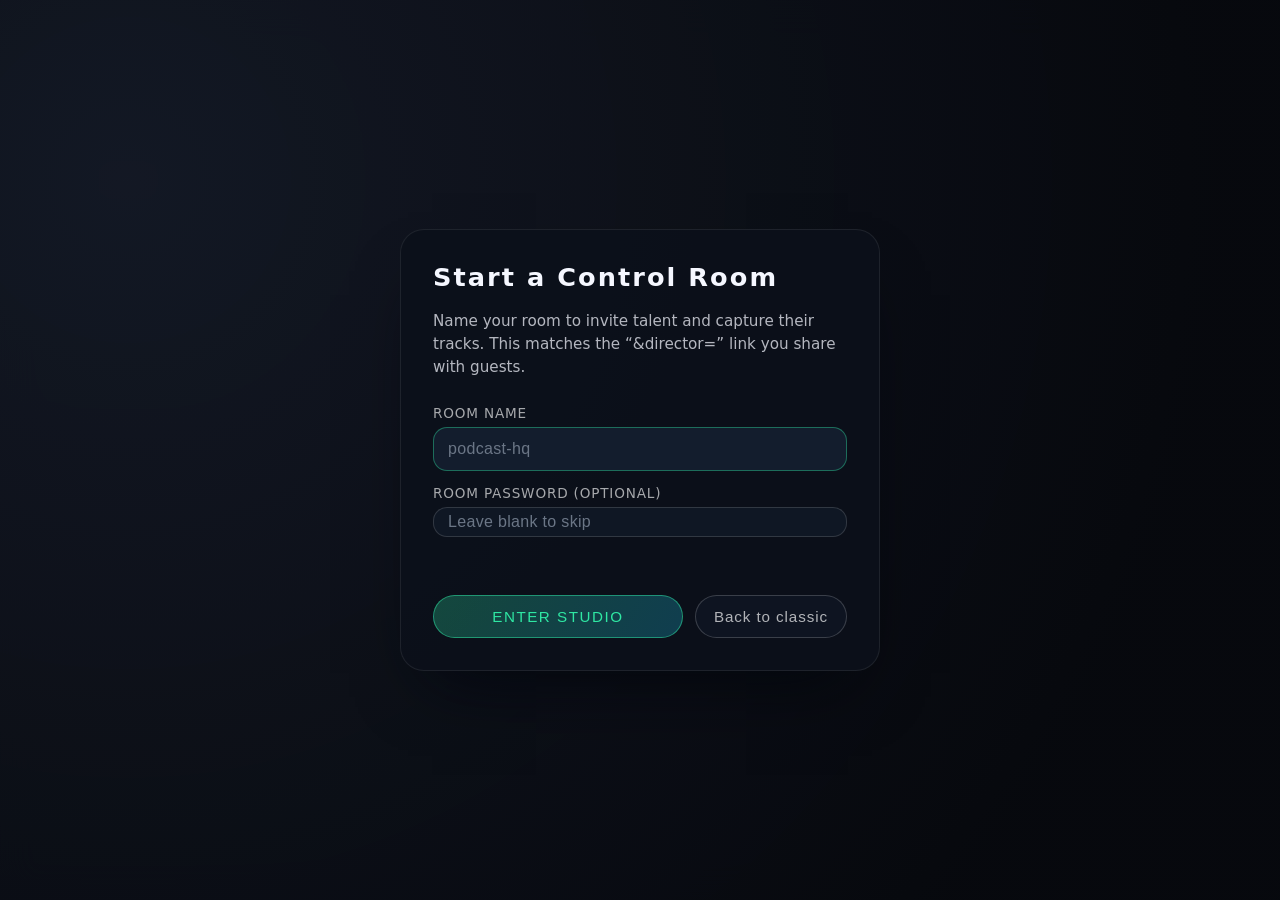
<file: podcast/index.html>
<!DOCTYPE html>
<html>
<head>
  <meta charset="UTF-8">
  <title>Redirecting to Podcast Studio...</title>
  <script>
    window.location.href = '../?podcast' + window.location.search.replace('?', '&') + window.location.hash;
  </script>
</head>
<body>
  <p>Redirecting to <a href="../?podcast">Podcast Studio</a>...</p>
</body>
</html>
</file>
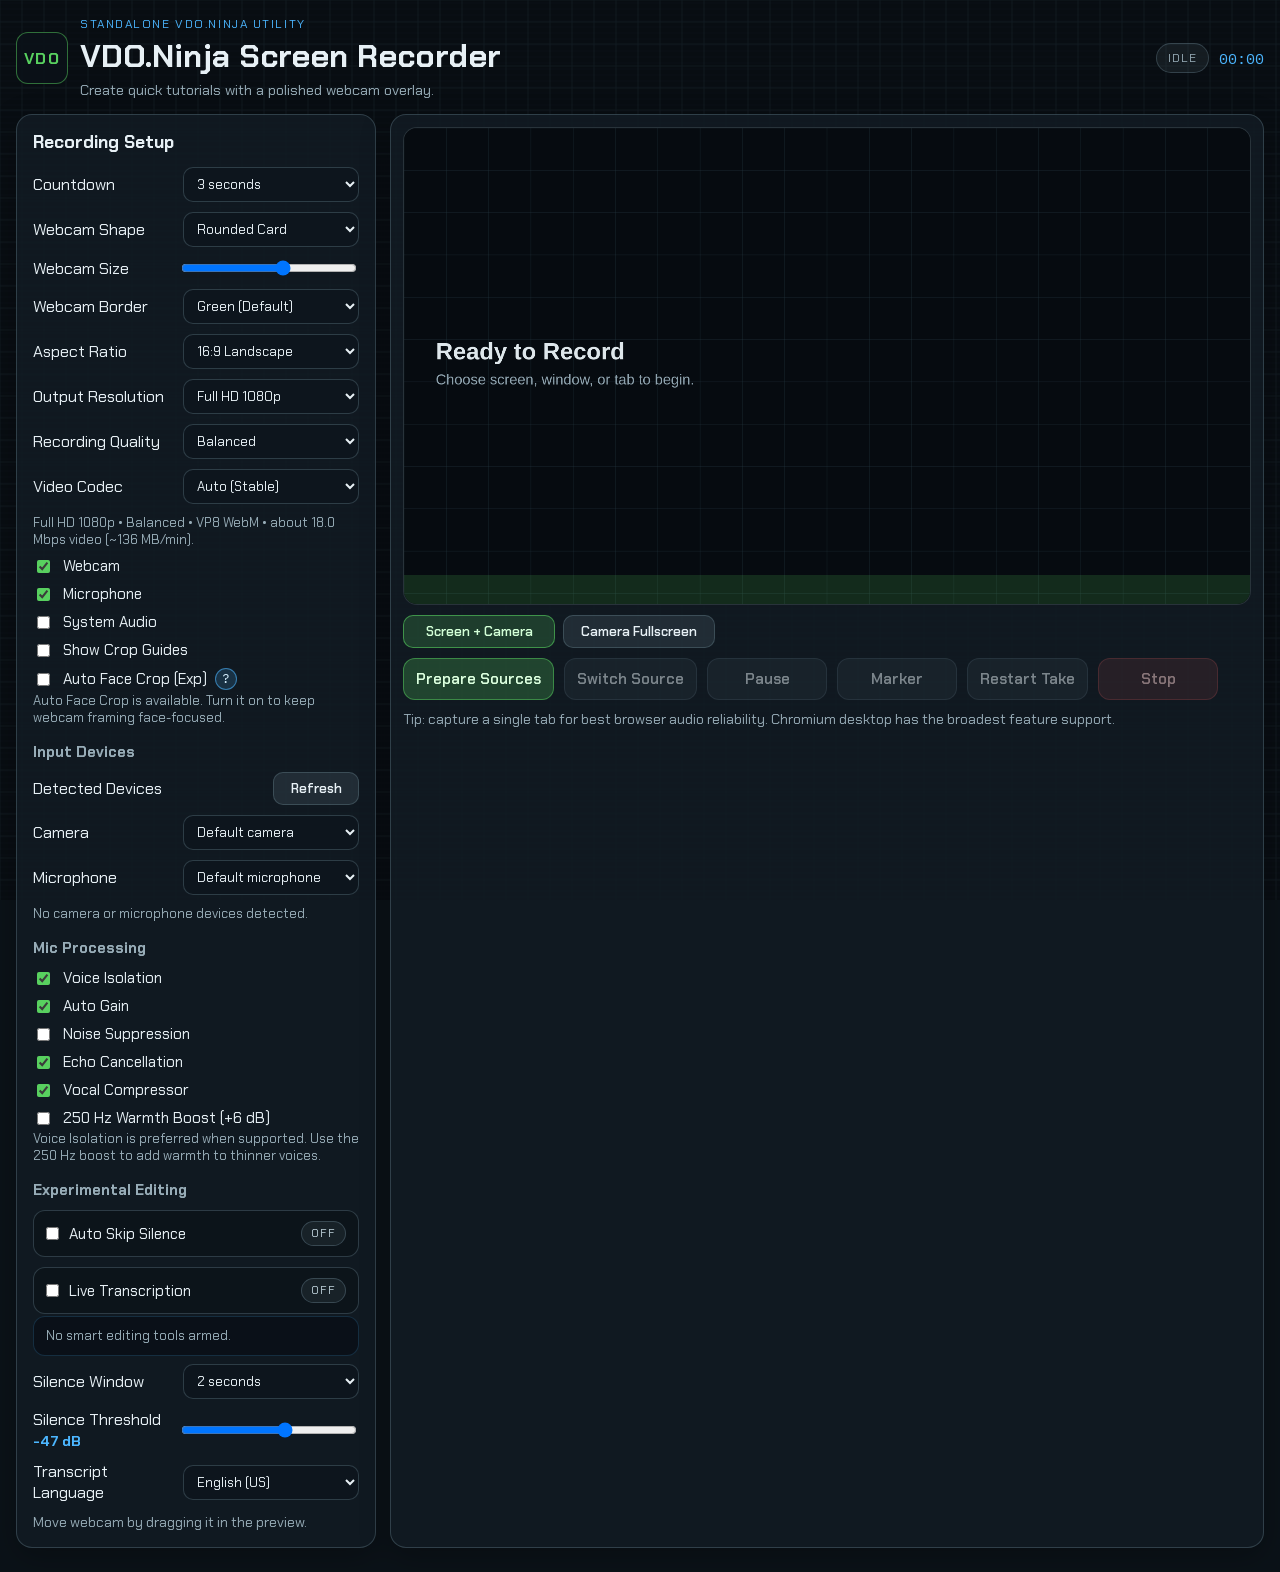
<file: screenrecorder/index.html>
<!doctype html>
<html lang="en">
<head>
  <meta charset="utf-8">
  <meta name="viewport" content="width=device-width, initial-scale=1">
  <title>VDO.Ninja Screen Recorder | Record Tutorials with Webcam Overlay</title>
  <meta name="description" content="VDO.Ninja Screen Recorder is a Chrome-first tool for recording screen, window, or tab tutorials with webcam overlay, microphone cleanup, and experimental smart editing options.">
  <meta name="keywords" content="VDO.Ninja, screen recorder, webcam overlay, tutorial recorder, browser recording, Chrome recorder, transcription, silence skip">
  <meta name="author" content="Steve Seguin">
  <meta name="robots" content="index, follow">
  <meta name="theme-color" content="#0b1218">
  <link rel="canonical" href="https://vdo.ninja/screenrecorder">
  <meta property="og:type" content="website">
  <meta property="og:title" content="VDO.Ninja Screen Recorder">
  <meta property="og:description" content="Record tutorials from your screen with webcam overlay and experimental smart editing features.">
  <meta property="og:url" content="https://vdo.ninja/screenrecorder">
  <meta property="og:site_name" content="VDO.Ninja">
  <meta name="twitter:card" content="summary">
  <meta name="twitter:title" content="VDO.Ninja Screen Recorder">
  <meta name="twitter:description" content="Screen, webcam, and mic recording for quick tutorial creation.">
  <link rel="icon" type="image/svg+xml" href="favicon.svg">
  <link rel="shortcut icon" href="favicon.svg">
  <link rel="preconnect" href="https://fonts.googleapis.com">
  <link rel="preconnect" href="https://fonts.gstatic.com" crossorigin>
  <link href="https://fonts.googleapis.com/css2?family=Chakra+Petch:wght@400;500;600;700&family=IBM+Plex+Mono:wght@400;600&display=swap" rel="stylesheet">
  <link rel="stylesheet" href="styles.css">
  <script type="application/ld+json">
    {
      "@context": "https://schema.org",
      "@type": "SoftwareApplication",
      "name": "VDO.Ninja Screen Recorder",
      "applicationCategory": "MultimediaApplication",
      "operatingSystem": "Chrome Desktop",
      "url": "https://vdo.ninja/screenrecorder",
      "description": "Screen recorder with webcam overlay and experimental speech-aware editing features.",
      "creator": {
        "@type": "Person",
        "name": "Steve Seguin"
      }
    }
  </script>
</head>
<body>
  <main class="shell">
    <header class="topbar">
      <div class="brand">
        <div class="brand-mark" aria-hidden="true">VDO</div>
        <div>
          <p class="eyebrow">Standalone VDO.Ninja Utility</p>
          <h1>VDO.Ninja Screen Recorder</h1>
          <p class="subhead">Create quick tutorials with a polished webcam overlay.</p>
        </div>
      </div>
      <div class="status-strip">
        <span id="statusPill" class="pill pill-idle">Idle</span>
        <span id="timerText" class="timer">00:00</span>
      </div>
    </header>

    <section class="layout">
      <aside class="panel controls">
        <h2>Recording Setup</h2>

        <label class="row">
          <span>Countdown</span>
          <select id="countdownSeconds">
            <option value="0">Off</option>
            <option value="3" selected>3 seconds</option>
            <option value="5">5 seconds</option>
          </select>
        </label>

        <label class="row">
          <span>Webcam Shape</span>
          <select id="webcamShape">
            <option value="rounded" selected>Rounded Card</option>
            <option value="rounded-square">Rounded Square Card</option>
            <option value="circle">Circle Bubble</option>
          </select>
        </label>

        <label class="row">
          <span>Webcam Size</span>
          <input id="webcamSize" type="range" min="8" max="42" value="28">
        </label>

        <label class="row">
          <span>Webcam Border</span>
          <select id="webcamBorder">
            <option value="green" selected>Green (Default)</option>
            <option value="blue">Blue</option>
            <option value="white">White</option>
            <option value="none">None</option>
          </select>
        </label>

        <label class="row">
          <span>Aspect Ratio</span>
          <select id="aspectRatio">
            <option value="16:9" selected>16:9 Landscape</option>
            <option value="9:16">9:16 Portrait</option>
            <option value="1:1">1:1 Square</option>
          </select>
        </label>

        <label class="row">
          <span>Output Resolution</span>
          <select id="outputResolution">
            <option value="1280x720">HD 720p</option>
            <option value="1920x1080" selected>Full HD 1080p</option>
            <option value="2560x1440">QHD 1440p</option>
            <option value="3840x2160">UHD 4K (Experimental)</option>
          </select>
        </label>

        <label class="row">
          <span>Recording Quality</span>
          <select id="recordingQuality">
            <option value="smaller">Smaller File</option>
            <option value="balanced" selected>Balanced</option>
            <option value="high">High Detail</option>
            <option value="master">Archive / Master</option>
          </select>
        </label>

        <label class="row">
          <span>Video Codec</span>
          <select id="recordingCodec">
            <option value="auto" selected>Auto (Stable)</option>
            <option value="vp8">VP8 WebM</option>
            <option value="vp9">VP9 WebM</option>
            <option value="h264">H.264 / MP4</option>
          </select>
        </label>
        <p id="outputQualityHint" class="hint hint-compact">Full HD 1080p at about 18.0 Mbps video target bitrate.</p>

        <div class="toggle-grid">
          <label><input id="includeWebcam" type="checkbox" checked> Webcam</label>
          <label><input id="includeMic" type="checkbox" checked> Microphone</label>
          <label><input id="includeSystemAudio" type="checkbox"> System Audio</label>
          <label><input id="showCropGuides" type="checkbox"> Show Crop Guides</label>
          <div class="toggle-help-row">
            <label><input id="faceCrop" type="checkbox"> Auto Face Crop (Exp)</label>
            <button id="faceCropInfoBtn" class="help-dot" type="button" aria-label="Auto Face Crop help" title="Auto Face Crop help">?</button>
            <span class="help-tooltip" role="tooltip">Enable Webcam, then toggle Auto Face Crop. Requires browser FaceDetector support (best on Chromium browsers).</span>
          </div>
        </div>
        <p id="faceCropStatus" class="hint hint-compact">Enable Webcam and Auto Face Crop for experimental face-focused framing.</p>

        <h3>Input Devices</h3>
        <div class="row row-button">
          <span>Detected Devices</span>
          <button id="refreshDevicesBtn" class="btn btn-muted btn-inline" type="button">Refresh</button>
        </div>

        <label class="row">
          <span>Camera</span>
          <select id="cameraDevice">
            <option value="">Default camera</option>
          </select>
        </label>

        <label class="row">
          <span>Microphone</span>
          <select id="micDevice">
            <option value="">Default microphone</option>
          </select>
        </label>

        <div id="micLevelRow" class="mic-level-row" style="display:none">
          <span>Mic Level</span>
          <div class="mic-level-track">
            <div id="micLevelBar" class="mic-level-bar"></div>
          </div>
        </div>

        <p id="deviceHint" class="hint hint-compact">If names are missing, click Refresh and allow access.</p>

        <h3>Mic Processing</h3>
        <div class="toggle-grid">
          <label><input id="voiceIsolation" type="checkbox" checked> Voice Isolation</label>
          <label><input id="autoGainControl" type="checkbox" checked> Auto Gain</label>
          <label><input id="noiseSuppression" type="checkbox"> Noise Suppression</label>
          <label><input id="echoCancellation" type="checkbox" checked> Echo Cancellation</label>
          <label><input id="micCompressor" type="checkbox" checked> Vocal Compressor</label>
          <label><input id="bassBoost250" type="checkbox"> 250 Hz Warmth Boost (+6 dB)</label>
        </div>
        <p class="hint hint-compact">Voice Isolation is preferred when supported. Use the 250 Hz boost to add warmth to thinner voices.</p>

        <h3>Experimental Editing</h3>
        <div class="toggle-grid toggle-grid-emphasis">
          <label id="autoSkipSilenceLabel" class="toggle-option">
            <span class="toggle-option-main">
              <input id="autoSkipSilence" type="checkbox">
              <span>Auto Skip Silence</span>
            </span>
            <span id="autoSkipSilenceState" class="toggle-state toggle-state-off">Off</span>
          </label>
          <label id="enableTranscriptionLabel" class="toggle-option">
            <span class="toggle-option-main">
              <input id="enableTranscription" type="checkbox">
              <span>Live Transcription</span>
            </span>
            <span id="enableTranscriptionState" class="toggle-state toggle-state-off">Off</span>
          </label>
        </div>
        <p id="smartEditStatus" class="hint hint-compact smart-edit-status" aria-live="polite">No smart editing tools armed.</p>

        <label class="row">
          <span>Silence Window</span>
          <select id="silenceSeconds">
            <option value="1.5">1.5 seconds</option>
            <option value="2" selected>2 seconds</option>
            <option value="2.5">2.5 seconds</option>
            <option value="3">3 seconds</option>
          </select>
        </label>

        <label class="row">
          <span>Silence Threshold <strong id="silenceThresholdValue">-47 dB</strong></span>
          <input id="silenceThreshold" type="range" min="-65" max="-35" value="-47">
        </label>

        <label class="row">
          <span>Transcript Language</span>
          <select id="transcriptionLang">
            <option value="en-US" selected>English (US)</option>
            <option value="en-GB">English (UK)</option>
            <option value="es-ES">Spanish</option>
            <option value="fr-FR">French</option>
            <option value="de-DE">German</option>
          </select>
        </label>

        <p id="supportHint" class="hint">Move webcam by dragging it in the preview.</p>
      </aside>

      <section class="panel preview-area">
        <div class="preview-frame">
          <canvas id="previewCanvas" width="1280" height="720" aria-label="Recording Preview"></canvas>
          <div id="countdownOverlay" class="countdown hidden">3</div>
        </div>
        <div class="preview-toolbar">
          <div class="preview-modes">
            <button id="showScreenBtn" class="btn btn-muted btn-inline mode-btn mode-active" type="button">Screen + Camera</button>
            <button id="showCameraBtn" class="btn btn-muted btn-inline mode-btn" type="button">Camera Fullscreen</button>
          </div>
          <div class="actions">
            <button id="startBtn" class="btn btn-primary">Start Recording</button>
            <button id="switchSourceBtn" class="btn btn-muted" disabled>Switch Source</button>
            <button id="pauseBtn" class="btn btn-muted" disabled>Pause</button>
            <button id="markerBtn" class="btn btn-muted" type="button" disabled title="Add a cut marker (M)">Marker</button>
            <button id="restartBtn" class="btn btn-muted" disabled>Restart Take</button>
            <button id="stopBtn" class="btn btn-danger" disabled>Stop</button>
          </div>
        </div>
        <p class="hint">Tip: capture a single tab for best browser audio reliability. Chromium desktop has the broadest feature support.</p>
        <p id="mobileWarning" class="hint" style="display:none;color:#f4a623;font-weight:bold;">Note: Screen recording is not supported on mobile browsers (iOS/Android). This is a browser limitation — mobile browsers do not provide the getDisplayMedia API needed for screen capture. Please use a desktop/laptop browser instead.</p>

        <section id="downloadsPanel" class="downloads hidden">
          <h2>Exports</h2>
          <ul id="downloadList"></ul>
        </section>
      </section>
    </section>

    <section id="transcriptPanel" class="panel transcript hidden">
      <div class="transcript-head">
        <h2>Transcript</h2>
        <button id="downloadTranscriptBtn" class="btn btn-muted" disabled>Download .txt</button>
      </div>
      <p class="hint">Experimental transcription. If auto-skip silence is enabled, pauses are removed during recording.</p>
      <div id="transcriptFeed" class="transcript-feed"></div>
    </section>

  </main>


  <div id="faceCropHelpModal" class="modal hidden" role="dialog" aria-modal="true" aria-labelledby="faceCropHelpTitle">
    <div class="modal-card">
      <div class="modal-head">
        <h2 id="faceCropHelpTitle">Auto Face Crop Help</h2>
        <button id="faceCropHelpClose" class="btn btn-muted btn-inline" type="button">Close</button>
      </div>
      <p class="modal-copy">Auto Face Crop attempts to keep your face centered in the webcam overlay during preview and recording.</p>
      <ol class="modal-steps">
        <li>Turn on <strong>Webcam</strong>.</li>
        <li>Enable <strong>Auto Face Crop (Exp)</strong>.</li>
        <li>Click <strong>Prepare Sources</strong>, allow camera access, then choose your display source.</li>
      </ol>
      <p class="modal-copy">If Auto Face Crop is disabled, your browser likely does not expose FaceDetector for this page. Use a current Chromium browser for the best chance of support.</p>
    </div>
  </div>
  <script type="module" src="app.js"></script>
</body>
</html>
</file>
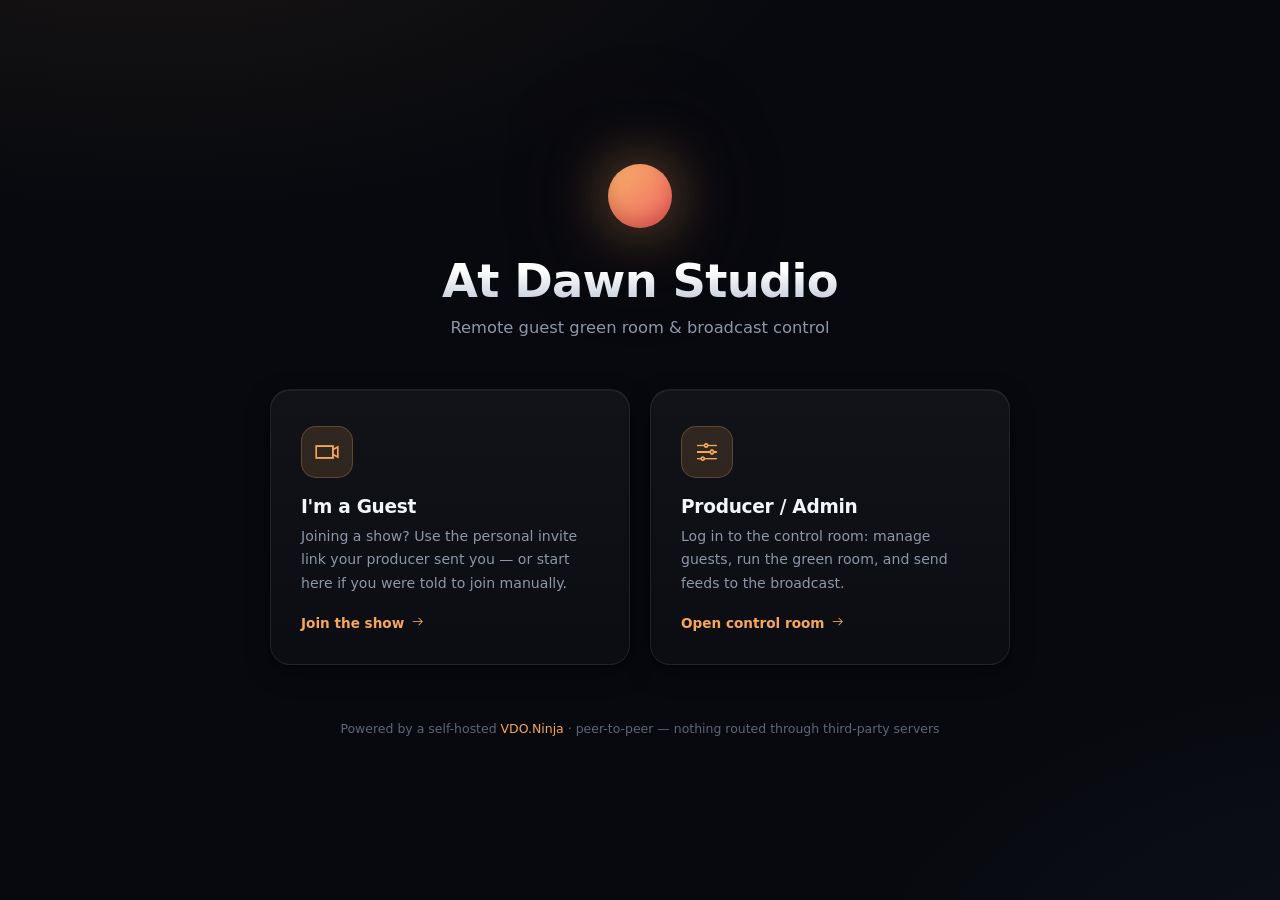
<file: studio/index.html>
<!DOCTYPE html>
<html lang="en">
<head>
<meta charset="utf-8" />
<meta name="viewport" content="width=device-width, initial-scale=1" />
<title>At Dawn Studio</title>
<link rel="stylesheet" href="../lineawesome/css/line-awesome.min.css" />
<link rel="stylesheet" href="studio.css" />
<style>
	body { display: flex; align-items: center; justify-content: center; min-height: 100vh; padding: 24px; }
	.landing { max-width: 820px; width: 100%; text-align: center; }

	.hero-sun {
		width: 64px; height: 64px; margin: 0 auto 26px auto;
		border-radius: 50%;
		background: var(--accent-grad);
		box-shadow: 0 0 60px rgba(246, 167, 92, 0.5), 0 0 140px rgba(239, 100, 97, 0.25), inset 0 -8px 16px rgba(150, 35, 35, 0.35);
		animation: rise 1.1s var(--ease) both;
	}
	@keyframes rise { from { transform: translateY(18px); opacity: 0; } to { transform: none; opacity: 1; } }

	.landing h1 {
		font-size: clamp(2rem, 5vw, 2.9rem);
		margin-bottom: 10px;
		background: linear-gradient(180deg, #ffffff 30%, #b9c2d4);
		-webkit-background-clip: text;
		background-clip: text;
		color: transparent;
		animation: rise 1.1s 0.06s var(--ease) both;
	}
	.tagline { color: var(--text-dim); font-size: 1.02rem; margin-bottom: 52px; animation: rise 1.1s 0.12s var(--ease) both; }

	.choices { display: flex; gap: 20px; justify-content: center; flex-wrap: wrap; animation: rise 1.1s 0.18s var(--ease) both; }
	.choice {
		flex: 1 1 290px; max-width: 360px;
		padding: 36px 30px 32px 30px;
		cursor: pointer;
		text-align: left;
		position: relative;
		overflow: hidden;
		transition: transform 0.25s var(--ease), border-color 0.25s var(--ease), box-shadow 0.25s var(--ease);
	}
	.choice::after {
		content: "";
		position: absolute; inset: 0;
		background: radial-gradient(420px 180px at 50% -30%, rgba(246, 167, 92, 0.12), transparent 70%);
		opacity: 0; transition: opacity 0.25s var(--ease);
		pointer-events: none;
	}
	.choice:hover { transform: translateY(-4px); border-color: rgba(246, 167, 92, 0.4); box-shadow: var(--shadow-2); }
	.choice:hover::after { opacity: 1; }
	.choice .iconwrap {
		width: 52px; height: 52px;
		border-radius: 15px;
		display: flex; align-items: center; justify-content: center;
		background: var(--accent-soft);
		border: 1px solid rgba(246, 167, 92, 0.25);
		margin-bottom: 18px;
	}
	.choice .iconwrap i { font-size: 1.65rem; color: var(--accent); }
	.choice h2 { font-size: 1.16rem; margin-bottom: 8px; }
	.choice p { color: var(--text-dim); font-size: 0.88rem; line-height: 1.65; margin: 0 0 18px 0; }
	.choice .go { display: inline-flex; align-items: center; gap: 7px; color: var(--accent); font-weight: 700; font-size: 0.85rem; }
	.choice .go i { transition: transform 0.2s var(--ease); }
	.choice:hover .go i { transform: translateX(4px); }

	footer { margin-top: 56px; color: var(--text-faint); font-size: 0.78rem; animation: rise 1.1s 0.24s var(--ease) both; }
</style>
</head>
<body>
<div class="landing">
	<div class="hero-sun"></div>
	<h1>At Dawn Studio</h1>
	<div class="tagline">Remote guest green room &amp; broadcast control</div>

	<div class="choices">
		<div class="card choice" onclick="location.href='join.html'" role="button" tabindex="0" onkeydown="if(event.key==='Enter')location.href='join.html'">
			<div class="iconwrap"><i class="las la-video"></i></div>
			<h2>I'm a Guest</h2>
			<p>Joining a show? Use the personal invite link your producer sent you — or start here if you were told to join manually.</p>
			<span class="go">Join the show <i class="las la-arrow-right"></i></span>
		</div>
		<div class="card choice" onclick="location.href='admin.html'" role="button" tabindex="0" onkeydown="if(event.key==='Enter')location.href='admin.html'">
			<div class="iconwrap"><i class="las la-sliders-h"></i></div>
			<h2>Producer / Admin</h2>
			<p>Log in to the control room: manage guests, run the green room, and send feeds to the broadcast.</p>
			<span class="go">Open control room <i class="las la-arrow-right"></i></span>
		</div>
	</div>

	<footer>Powered by a self-hosted <a href="https://vdo.ninja" target="_blank" rel="noopener">VDO.Ninja</a> &middot; peer-to-peer &mdash; nothing routed through third-party servers</footer>
</div>
</body>
</html>
</file>
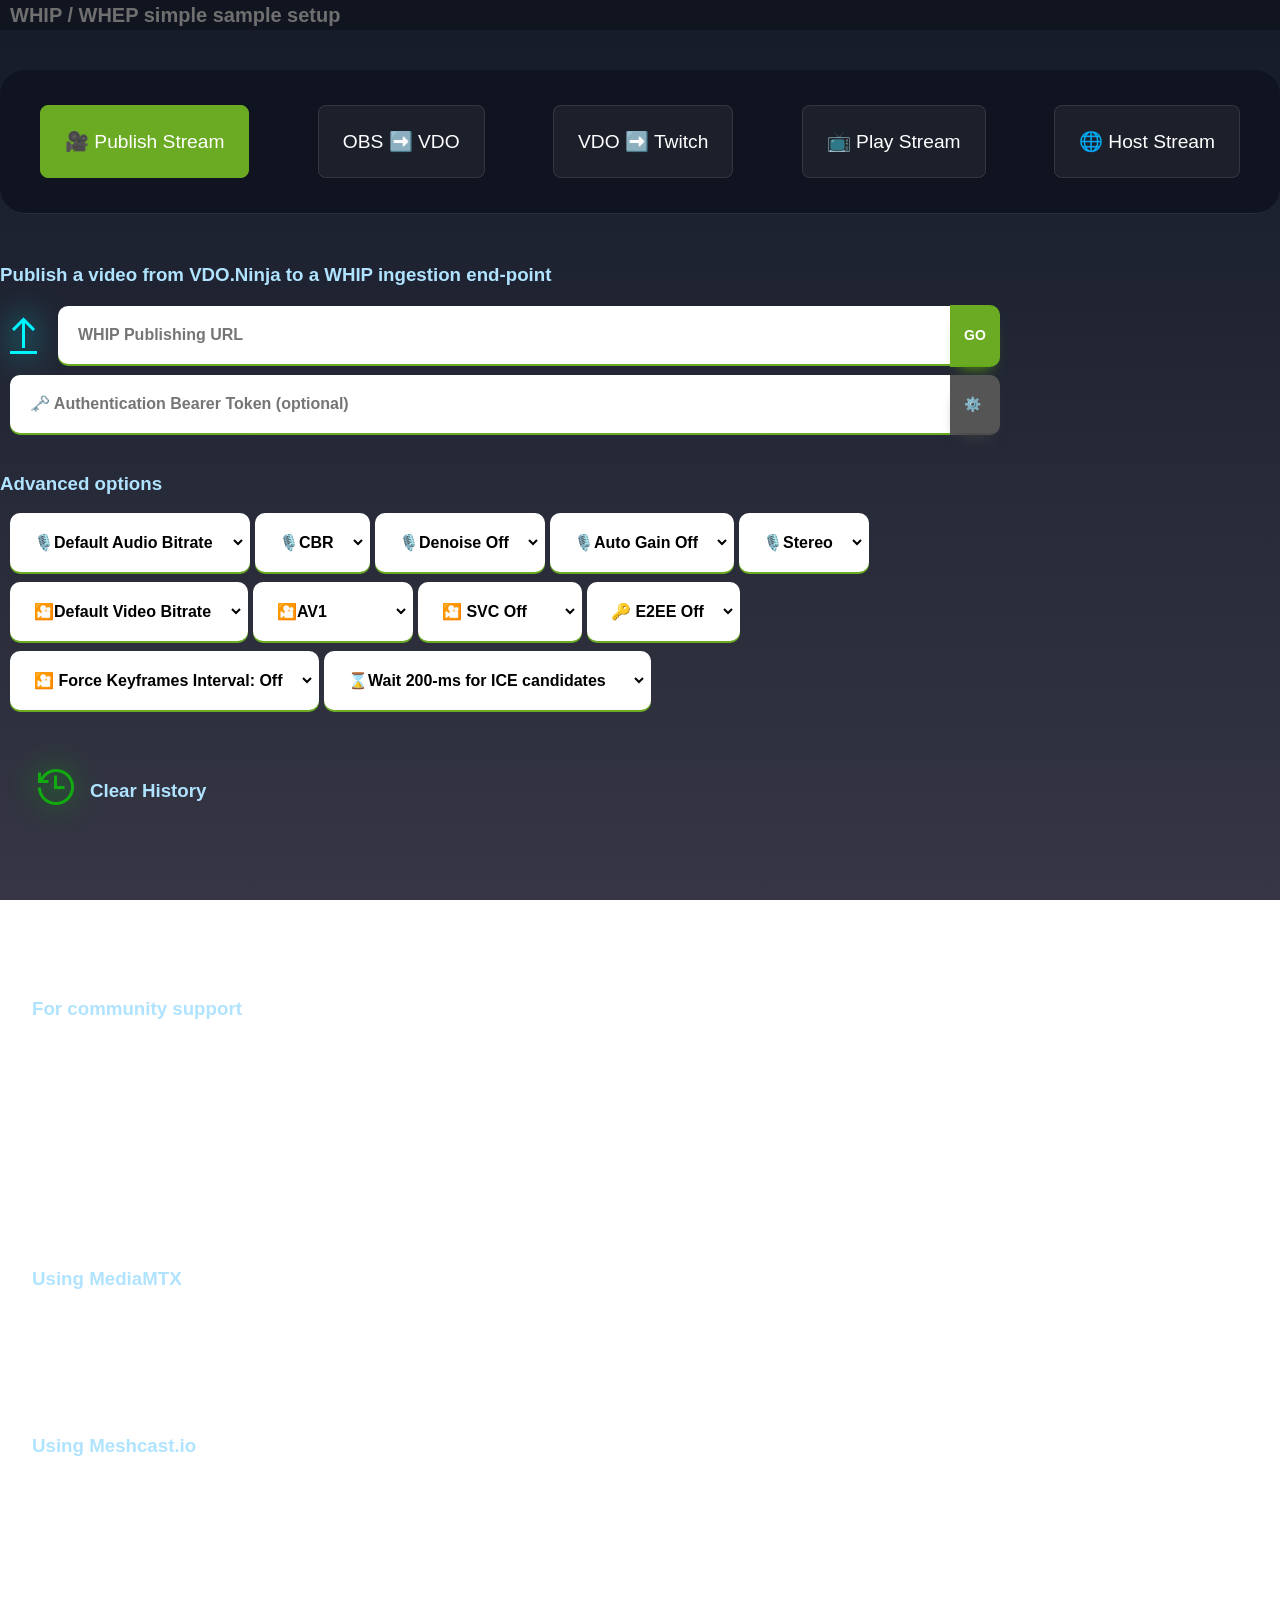
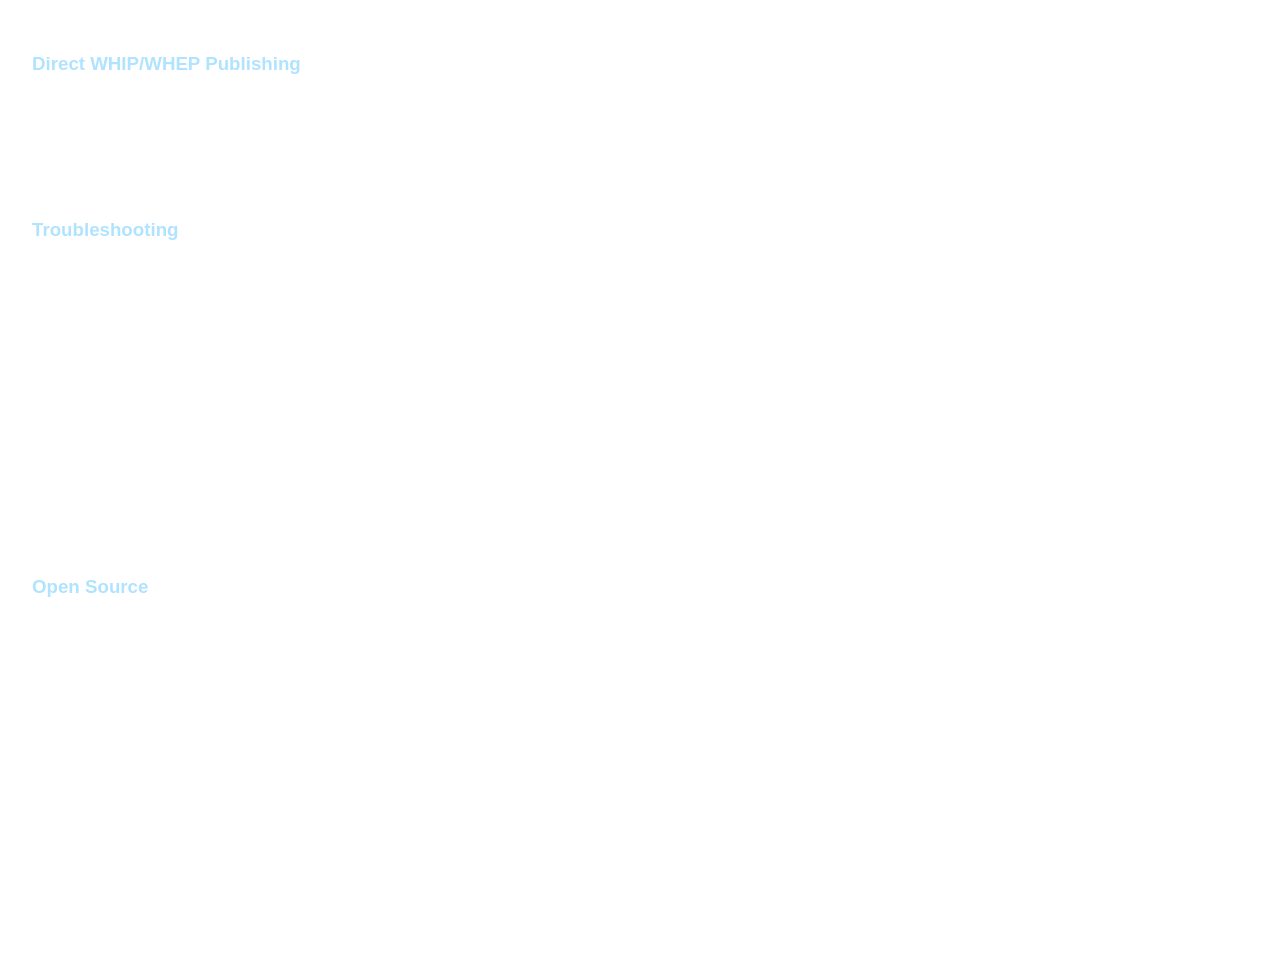
<file: whip/index.html>
<!DOCTYPE html>
<html lang="en">
<head>
    <meta charset="UTF-8">
    <meta name="viewport" content="width=device-width, initial-scale=1.0">
    <title>Redirecting to whip.html</title>
    <script>
        window.location.href = "../whip.html";
    </script>
</head>
<body>
    <p>If you are not redirected automatically, please <a href="../whip.html">click here</a>.</p>
</body>
</html>
</file>
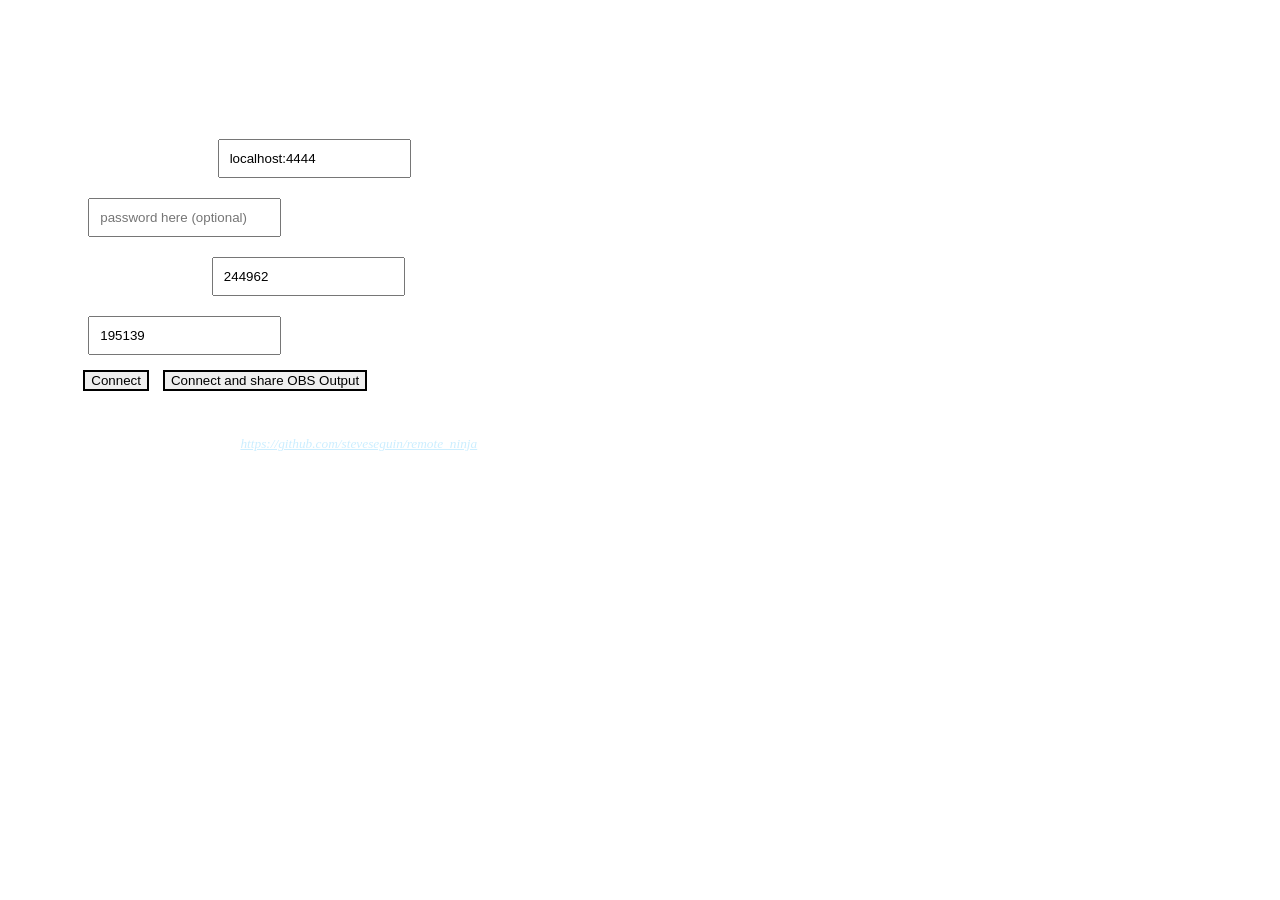
<file: examples/obs_remote/index.html>
<html>
  <head>
    <script type="text/javascript" src="./thirdparty/obs-websocket.min.js"></script>
	<link rel="stylesheet" href="https://vdo.ninja/main.css" />
	<title>OBS Controller Demo using VDO.Ninja</title>
	<style>
	
		.container {
			max-width: 80%;
			width: fit-content;
			margin: 0 auto;
		}

		h1 {
			margin-top: 1em;
			margin-bottom: 1em;
			padding: 10px;
		}

		.card {
			margin: 10px;
			box-shadow: 0 4px 8px 0 rgb(0 0 0 / 10%);
			background-color: #ddd;
			color: black;
			margin-bottom: 1.5em;
		}

		.card>div {
			padding: 10px;
		}

		.card h2 {
			font-size: 1.5em;
			padding: 10px;
			background-color: #457b9d;
			color: white;
			border-bottom: 2px solid #3b6a87;
		}

		small {
			font-style: italic;
			display: block;
			margin-left: 1em;
		}

		span.warning {
			color: rgb(212, 191, 0);
		}

		input {
			padding: 10px;
			display: inline-block;
			flex-flow: unset;
			margin: 10px;
		}

		video {
			max-width: 640px;
			max-height: 360px;
			padding: 20px;
		}

		audio {
			max-width: 640px;
			max-height: 360px;
			padding: 20px;
		}

		div#processing {
			display: none;
			justify-content: center;
			place-items: center;
			position: absolute;
			inset: 0;
			font-size: 1.5em;
			font-weight: bold;
			background: #141926;
			flex-direction: column;
		}
		button {
			margin:5px;
			border:solid black 2px;
		}
		
		body {
			color:white;
			display: inline-block;
			flex-flow: unset;
		}
		
		a {
			color: #CEF!important;
		}
		
		#info{
			margin: 20px;
			max-height: 50%;
			overflow: auto;
		}
		
		#client {
			margin:10px;
			display:block;
		}
		label {
			color:white;
		}
		
	</style>
</head>
<body>
	<div class="container">
		<h1>OBS remote (server)</h1>
		<span id='setup'>
			<label for="address">Websocket Address</label>
			<input name="address" id="address" placeholder="address (optional)" value="localhost:4444" />
			<label for="address">Websocket Password</label>
			<input  name="password" id="password"  placeholder="password here (optional)" />
			<br />
			<label for="vdoroomname">Room name to use</label>
			<input name="vdoroomname" id="vdoroomname" placeholder="vdo room name to use (optional)" />
			<label for="vdopassword">Room password to use</label>
			<input name="vdopassword" id="vdopassword"  placeholder="vdo password to use (optional)" />
			<br />
			<button id="address_button">Connect</button>
			<button id="address_button_2">Connect and share OBS Output</button>
		</span>
		<a id="client" target="_blank"></a>
		<div id="info"></div>
		<small>Code available on GitHub: <a target="_blank" href='https://github.com/steveseguin/remote_ninja'>https://github.com/steveseguin/remote_ninja</a></small>
	</div>
	<script>

		var hostname = "vdo.ninja"; // all that's supported as of this moment. 

		const obs = new OBSWebSocket();
		var scenesData = {};
		scenesData.scenes = [];

		function sendToOBS(action, data={}){
			document.getElementById("info").innerHTML = action + "<br />"+document.getElementById("info").innerHTML;
			obs.sendCallback(action, data, sendCallback)
		}
		
		(function(w) {
			w.URLSearchParams = w.URLSearchParams || function(searchString) {
				var self = this;
				searchString = searchString.replace("??", "?");
				self.searchString = searchString;
				self.get = function(name) {
					var results = new RegExp('[\?&]' + name + '=([^&#]*)').exec(self.searchString);
					if (results == null) {
						return null;
					} else {
						return decodeURI(results[1]) || 0;
					}
				};
			};
		})(window);

		var urlEdited = window.location.search.replace(/\?\?/g, "?");
		urlEdited = urlEdited.replace(/\?/g, "&");
		urlEdited = urlEdited.replace(/\&/, "?");

		if (urlEdited !== window.location.search){
			warnlog(window.location.search + " changed to " + urlEdited);
			window.history.pushState({path: urlEdited.toString()}, '', urlEdited.toString());
		}
		var urlParams = new URLSearchParams(urlEdited);
		
		var roomname = Math.floor(Math.random() * 1000000);
		var pwurl = Math.floor(Math.random() * 1000000);

		if (urlParams.get("password")){
			pwurl = urlParams.get("password");
			localStorage.setItem('password',pwurl)
		} else if (localStorage.getItem('password')){
			pwurl = localStorage.getItem('password');
		} else {
			localStorage.setItem('password',pwurl)
		}
		
		if (urlParams.get("room")){
			roomname = urlParams.get("room")
			localStorage.setItem('roomname',roomname)
		} else if (localStorage.getItem('roomname')){
			roomname = localStorage.getItem('roomname');
		} else {
			localStorage.setItem('roomname',roomname)
		}
		
		document.getElementById('vdoroomname').value = roomname;
		document.getElementById('vdopassword').value = pwurl;
		
		
		if (localStorage.getItem('address')){
			document.getElementById('address').value = localStorage.getItem('address');
		} 
		
		if (localStorage.getItem('wspass')){
			document.getElementById('password').value = localStorage.getItem('wspass');
		} 
		
		var iframe = null;
		function createIFrame(visible=true){
			iframe = document.createElement("iframe");
			
			if (visible){
				iframe.src = "https://"+hostname+"/?room="+roomname+"&push=mainOBSOutput&od=0&transparent&webcam&vd=obs&view&password="+pwurl+"&label=OBS_"+Math.floor(Math.random() * 1000000);
				iframe.style.minWidth = "720px";
				iframe.style.minHeight = "480px";		
				iframe.style.maxWidth = "50%";
				iframe.style.maxHeight = "50%";		
				iframe.style.display = "block";		
				iframe.style.margin = "auto";
				iframe.allow = "autoplay;camera;microphone;fullscreen;picture-in-picture;";
			} else {
				iframe.src = "https://"+hostname+"/?room="+roomname+"&push&autostart&vd=0&view&ad=0&transparent&cleanoutput&password="+pwurl+"&label=OBS_"+Math.floor(Math.random() * 1000000);
				iframe.style.opacity = 0;
				iframe.style.width = 0;
				iframe.style.height = 0;
				iframe.style.position = "absolulte";
				iframe.style.top = "-100px";
				iframe.style.left = "-100px";
			}
			document.getElementById("client").parentNode.insertBefore(iframe, document.getElementById("client").nextSibling);

			var eventMethod = window.addEventListener ? "addEventListener" : "attachEvent";
			var eventer = window[eventMethod];
			var messageEvent = eventMethod === "attachEvent" ? "onmessage" : "message";
			eventer(messageEvent, function (e) {
				if (e.source != iframe.contentWindow){return} // reject messages send from other iframes
				console.log(e);
				if ("dataReceived" in e.data){
					if ("sendToOBS" in e.data.dataReceived){
						if ("action" in e.data.dataReceived.sendToOBS){
							if ("data" in e.data.dataReceived.sendToOBS){
								sendToOBS(e.data.dataReceived.sendToOBS.action, e.data.dataReceived.sendToOBS.data);
							}
						}
					}
				} else if ("action" in e.data){
					if (e.data.action === "new-push-connection"){
						console.log(e.data);
						updateSceneList();
					}
				}
			});
		}
		
		function sendCallback(err, data){
			console.log("CALLBACK TRIGGERED");
			var msg = {};
			msg.sentFromOBS = {};
			msg.sentFromOBS.callbackData = data;
			msg.sentFromOBS.callbackError = err;
			try {
				iframe.contentWindow.postMessage({"sendData":msg}, '*');
			} catch(e){}
		}
		
		function sendRawData(data){
			var msg = {};
			msg.sentFromOBS = {};
			msg.sentFromOBS.rawData = data;
			try {
				iframe.contentWindow.postMessage({"sendData":msg}, '*');
			} catch(e){}
		}
		
		function heartBeat(){
			obs.send("GetStats");
		}

		function updateSceneList(){
			var msg = {};
			msg.sentFromOBS = {};
			msg.sentFromOBS.scenes = scenesData;
			try {
				iframe.contentWindow.postMessage({"sendData":msg}, '*');
			} catch(e){}
			console.log(msg);
			obs.send("GetSourcesList");
			obs.send('GetCurrentScene');
			obs.send("GetVideoInfo");
			obs.send("ListOutputs");
		}

		document.getElementById('address_button').addEventListener('click', e => {
			connect(e, false);
		});
		
		document.getElementById('address_button_2').addEventListener('click', e => {
			connect(e, true);
		});
		
		var heartBeatInterval = null;
		
		function connect(e, camera){
			const address = document.getElementById('address').value || "localhost:4444";
			const password = document.getElementById('password').value;
			
			
			roomname = document.getElementById('vdoroomname').value || Math.floor(Math.random() * 1000000);
			pwurl = document.getElementById('vdopassword').value || Math.floor(Math.random() * 1000000);
			localStorage.setItem('roomname',roomname)
			localStorage.setItem('password',pwurl)
			
			createIFrame(camera); // connects to VDO.Ninja's IFRAME API
			
			localStorage.setItem('address',address);
			if (password){
				localStorage.setItem('wspass',password);
				var ret = obs.connect({
				  address: address,
				  password: password
				});
			} else {
				var ret = obs.connect({
				  address: address
				});
			}
			
			ret.then(() => {
				console.log(`Success!`);
				return obs.send('GetSceneList');
			}).then(data => {
				document.getElementById("setup").style.display = "none";
				scenesData = data;
				updateSceneList();
					var pathname = window.location.pathname.split("/");
					pathname.pop();
					pathname = pathname.join("/");
					var clientLink = window.location.protocol + "//" + window.location.host + pathname + "/interface.html?room="+encodeURIComponent(roomname)+"&password="+encodeURIComponent(pwurl);
					var clientAnchor = document.getElementById("client");
					clientAnchor.href = clientLink;
					clientAnchor.textContent = "";
					clientAnchor.target = "_blank";
					clientAnchor.rel = "noopener";
					var labelBold = document.createElement("b");
					var labelFont = document.createElement("span");
					labelFont.style.color = "#70c4ff";
					labelFont.textContent = "client link:";
					labelBold.appendChild(labelFont);
					clientAnchor.appendChild(labelBold);
					clientAnchor.appendChild(document.createTextNode(" " + clientLink));
				document.getElementById("info").innerHTML = "<br /><p style='color:#bdffbd;'>Connection to OBS websockets opened.</p>" + document.getElementById("info").innerHTML;
				try {
					obs._socket.onmessage2 = obs._socket.onmessage; // hijacking the obs-websocket.js framework
					obs._socket.onmessage = function(data){
					console.log(data);
						obs._socket.onmessage2(data);
						if (data.type && data.data){
							if (data.type == "message"){
								sendRawData(data.data);
							}
						}
					}
				} catch(e){console.error(e);}
				
				clearInterval(heartBeatInterval);
				heartBeatInterval = setInterval(function(){heartBeat();},3000);
				
			}).catch(err => { // Promise convention dicates you have a catch on every chain.
				console.log(err);
				document.getElementById("info").innerHTML = "<br />Error trying to connect. Is SSL enabled on your domain?" + document.getElementById("info").innerHTML;
				if ("error" in err){
					document.getElementById("info").innerHTML = "<br />"+err.error + document.getElementById("info").innerHTML;
				}
			});
		};
		
		// We use the source visibility one and filter visibility web socket commands quite often in shows.
			
		obs.on('SwitchScenes', data => {
			console.log(`New Active Scene: ${data.sceneName}`);
			scenesData.currentScene = data.sceneName
			updateSceneList();
		});
		obs.on('ConnectionOpened', (data) => function(){
			document.getElementById("setup").style.display = "none";
			document.getElementById("info").innerHTML = "<br /><p style='color:#bdffbd;'>Connection to OBS websockets opened.</p>" + document.getElementById("info").innerHTML;
		});
		obs.on('ConnectionClosed', (data) => function(){
			document.getElementById("setup").style.display = "unset";
			document.getElementById("info").innerHTML = "<br />Connection to OBS websockets closed" + document.getElementById("info").innerHTML;
		});
		obs.on('AuthenticationSuccess', (data) => function(){
			document.getElementById("setup").style.display = "none";
			document.getElementById("info").innerHTML = "<br />OBS websockets authenticated" + document.getElementById("info").innerHTML;
		});
		obs.on('AuthenticationFailure', (data) => function(){
			document.getElementById("setup").style.display = "unset";
			document.getElementById("info").innerHTML = "<br />Authentication to OBS websockets failed" + document.getElementById("info").innerHTML;
		});
		obs.on('ScenesChanged', (data) => function(){
			scenesData = data;
			updateSceneList()
		});
		// You must add this handler to avoid uncaught exceptions.
		obs.on('error', err => {
			document.getElementById("info").innerHTML = "<br />OBS websockets error" + document.getElementById("info").innerHTML;
			console.error('socket error:', err);
			if ("error" in err){
				document.getElementById("info").innerHTML = "<br />"+err.error + document.getElementById("info").innerHTML;
			}
		});
			
	</script>
</body>
</html>
</file>
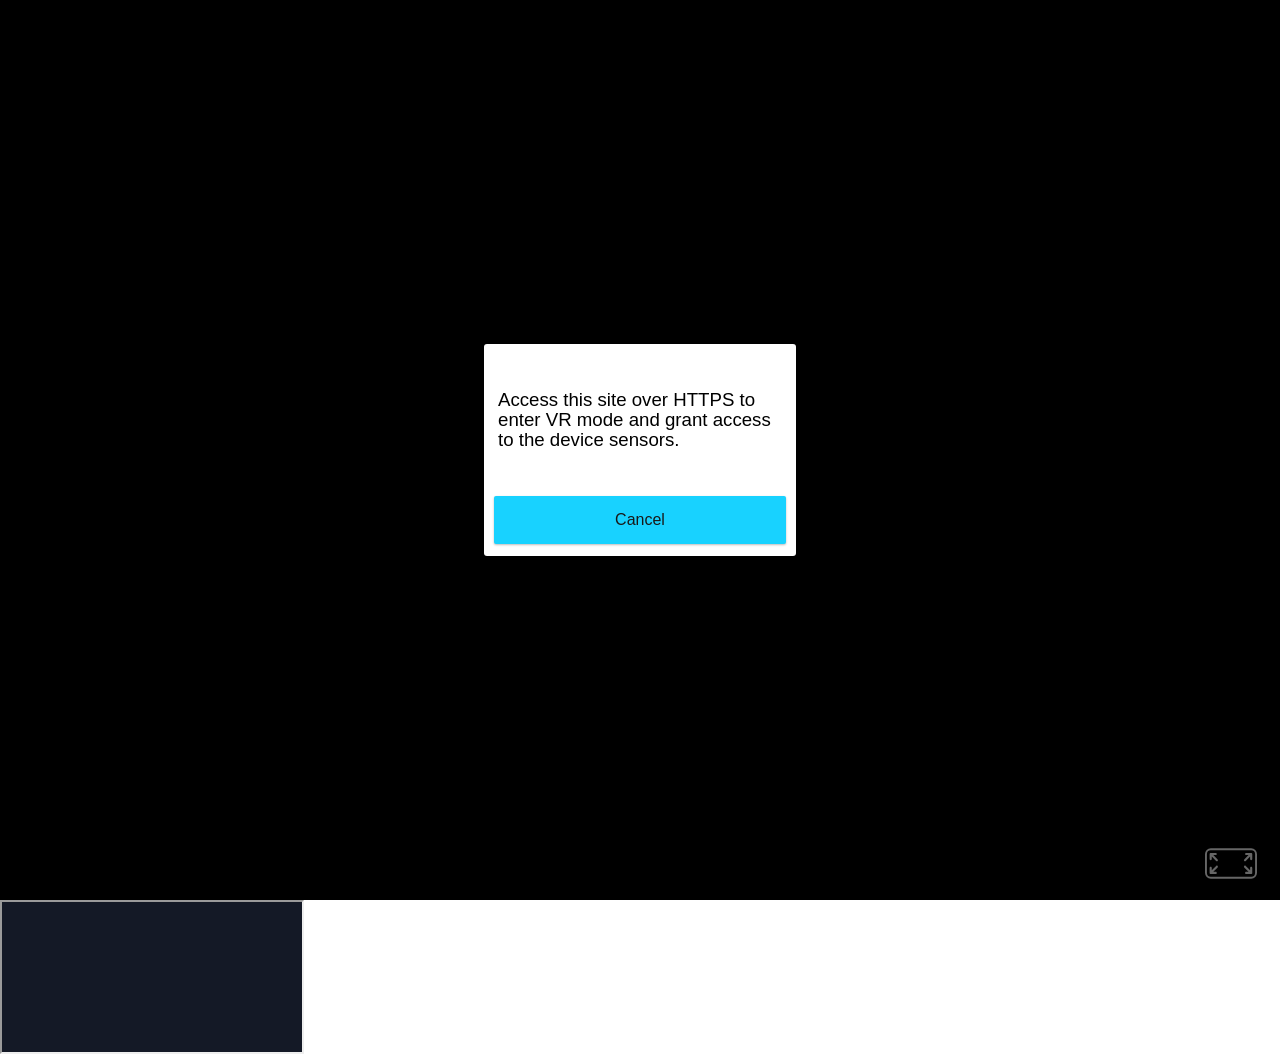
<file: 360.html>
<!DOCTYPE html>
<html>
<head>
    <script src="./thirdparty/aframe.min.js"></script>
    <script>
		// This snippet of AFRAME code was taken from an AFRAME 360 video sample
		// AFRAME code is MIT licenced - fork of lic here:  https://github.com/steveseguin/aframe/tree/master#MIT-1-ov-file
		//		source code ref - https://github.com/steveseguin/aframe/blob/master/examples/js/hide-on-play.js
		//		source code ref - https://github.com/steveseguin/aframe/blob/master/examples/js/play-on-click.js
		AFRAME.registerComponent('play-on-click', {
		  init: function () {
			this.onClick = this.onClick.bind(this);
		  },
		  play: function () {
			window.addEventListener('click', this.onClick);
		  },
		  pause: function () {
			window.removeEventListener('click', this.onClick);
		  },
		  onClick: function (evt) {
			var videoEl = this.el.getAttribute('material').src;
			if (!videoEl) { return; }
			this.el.object3D.visible = true;
			videoEl.play();
		  }
		});
		AFRAME.registerComponent('hide-on-play', {
		  schema: {type: 'selector'},
		  init: function () {
			this.onPlaying = this.onPlaying.bind(this);
			this.onPause = this.onPause.bind(this);
			this.el.object3D.visible = !this.data.playing;
		  },
		  play: function () {
			if (this.data) {
			  this.data.addEventListener('playing', this.onPlaying);
			  this.data.addEventListener('pause', this.onPause);
			}
		  },
		  pause: function () {
			if (this.data) {
			  this.data.removeEventListener('playing', this.onPlaying);
			  this.data.removeEventListener('pause', this.onPause);
			}
		  },
		  onPlaying: function (evt) {
			this.el.object3D.visible = false;
		  },
		  onPause: function (evt) {
			this.el.object3D.visible = true;
		  }
		});
	</script>
</head>
<body>
    <a-scene>
      <a-assets>
        <video id="video"
               loop
               crossorigin="anonymous"
               playsinline webkit-playsinline>
        </video>
      </a-assets>
      <a-videosphere
        rotation="0 -90 0" src="#video" play-on-click>
      </a-videosphere>

      <a-camera>
        <a-entity
          position="0 0 -1.5"
          text="align:center;
                width:6;
                wrapCount:100;
                color: white;
                value: Click or tap to start video"
          hide-on-play="#video">
        </a-entity>
      </a-camera>
    </a-scene>
	
	<iframe id="iframe" allow="cross-origin-isolated;autoplay;camera;microphone;fullscreen;picture-in-picture;display-capture;screen-wake-lock;accelerometer;midi;geolocation;gyroscope;"></iframe>

    <script>
		// the following code is VDO.Ninja's code.  
		var urlEdited = window.location.search.replace(/\?\?/g, "?");
		urlEdited = urlEdited.replace(/\?/g, "&");
		urlEdited = urlEdited.replace(/\&/, "?");

		if (urlEdited !== window.location.search){
			warnlog(window.location.search + " changed to " + urlEdited);
			window.history.pushState({path: urlEdited.toString()}, '', urlEdited.toString());
		}
		var urlParams = new URLSearchParams(urlEdited);
		
		var view = false;
		if (urlParams.has("view") || urlParams.has("v")){
			view = urlParams.get("view") || urlParams.get("v") || false;
		}
		
		var password = false;
		if (urlParams.has("password") || urlParams.has("pw") || urlParams.has("p")){
			password = urlParams.get("password") || urlParams.get("pw") || urlParams.get("p") || false;
			if (password===false){
				password = prompt("Please enter a password") || false;
			}
		}
		if (password){
			document.getElementById("iframe").src = "./?speakermuted&sendframes&manual&scale=100&ltb=80&bitrate=12000&cleanoutput&label=360_viewer&view="+view+"&password="+password;
		} else {
			document.getElementById("iframe").src = "./?speakermuted&sendframes&manual&scale=100&ltb=80&bitrate=12000&cleanoutput&label=360_viewer&view="+view
		}
		
		
        // Your existing JavaScript code for handling video frames
        var media = {
            tracks: {},
            streams: {}
        };

        window.addEventListener('message', function (e) {
            if (e.data.frame) {
                if (!media.tracks[e.data.trackID]){
					console.log("NEW");
					media.tracks[e.data.trackID] = {};
					media.tracks[e.data.trackID].generator = new MediaStreamTrackGenerator({kind:e.data.kind});
					media.tracks[e.data.trackID].stream = new MediaStream([media.tracks[e.data.trackID].generator]);
					media.tracks[e.data.trackID].frameWriter = media.tracks[e.data.trackID].generator.writable.getWriter();
					
					media.tracks[e.data.trackID].frameWriter.write(e.data.frame);
					
					if (!media.streams[e.data.streamID]){
						media.streams[e.data.streamID] = document.getElementById("video");
						media.streams[e.data.streamID].srcObject = media.tracks[e.data.trackID].stream;
					} else {
						if (e.data.kind=="video"){
							media.streams[e.data.streamID].srcObject.getVideoTracks().forEach(trk=>{
								media.streams[e.data.streamID].srcObject.removeTrack(trk);
							});
						} else if (e.data.kind=="audio"){
							media.streams[e.data.streamID].srcObject.getAudioTracks().forEach(trk=>{
								media.streams[e.data.streamID].srcObject.removeTrack(trk);
							});
						} 
						media.tracks[e.data.trackID].stream.getTracks().forEach(trk=>{
							media.streams[e.data.streamID].srcObject.addTrack(trk);
						});
					}
					
				} else {
					media.tracks[e.data.trackID].frameWriter.write(e.data.frame);
				}
            }
        }, false);
    </script>
</body>
</html>
</file>
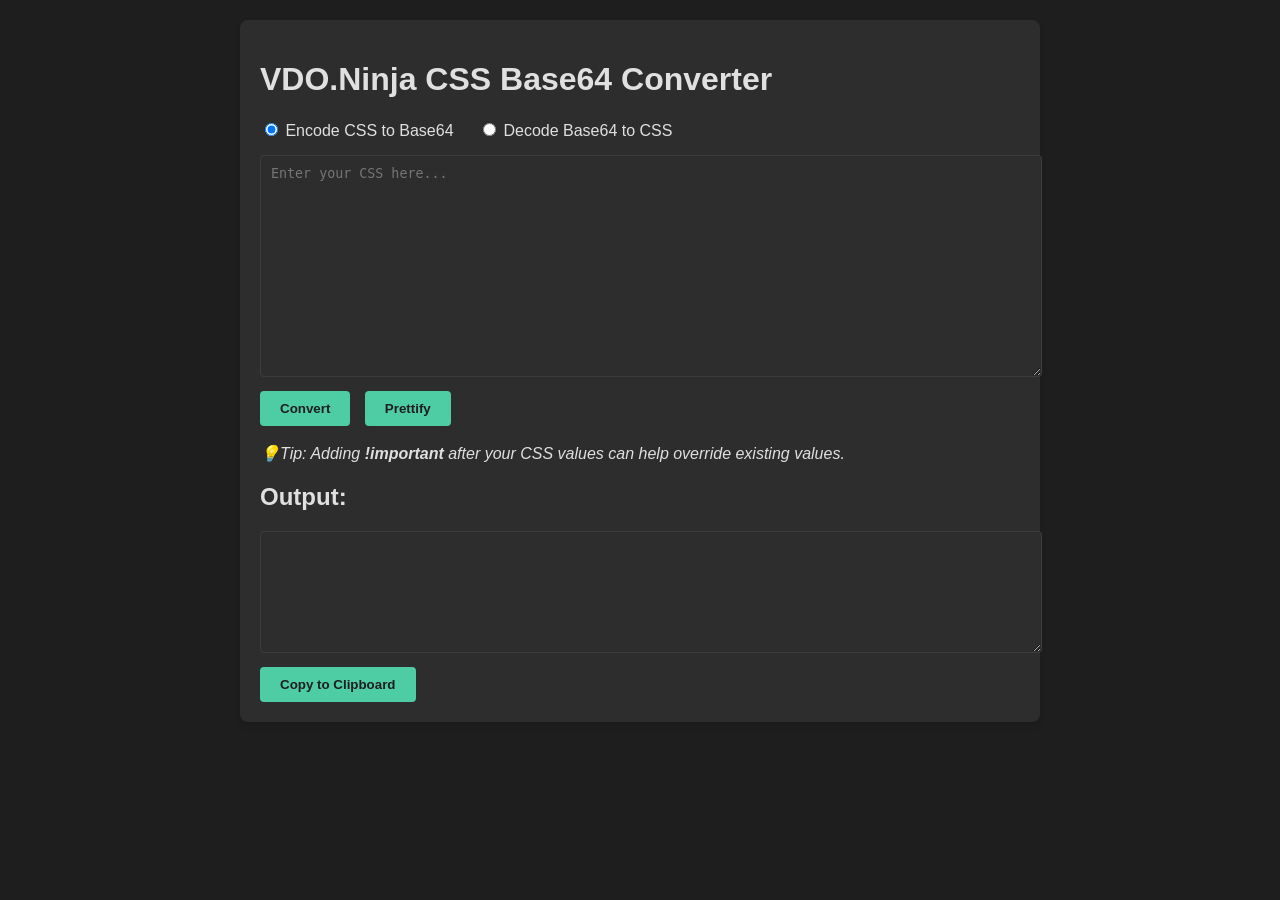
<file: base64.html>
<!DOCTYPE html>
<html lang="en">
<head>
    <meta charset="UTF-8">
    <meta name="viewport" content="width=device-width, initial-scale=1.0">
    <title>VDO.Ninja CSS to Base64 Converter</title>
    <style>
        body {
            font-family: Arial, sans-serif;
            background-color: #1E1E1E;
            color: #E0E0E0;
            max-width: 800px;
            margin: 0 auto;
            padding: 20px;
        }
        h1, h2 {
            color: #E0E0E0;
        }
        textarea {
            width: 100%;
            height: 200px;
            margin-bottom: 10px;
            background-color: #2D2D2D;
            color: #E0E0E0;
            border: 1px solid #3D3D3D;
            border-radius: 4px;
            padding: 10px;
            font-family: monospace;
        }
        #output {
            height: 100px;
        }
        button {
            padding: 10px 20px;
            background-color: #4ecca3;
            color: #1E1E1E;
            border: none;
            border-radius: 4px;
            cursor: pointer;
            font-weight: bold;
            transition: background-color 0.3s;
        }
        button:hover {
            background-color: #45b392;
        }
        .container {
            background-color: #2D2D2D;
            padding: 20px;
            border-radius: 8px;
            box-shadow: 0 4px 6px rgba(0, 0, 0, 0.1);
        }
    </style>
</head>
<body>
    <div class="container">
        <h1>VDO.Ninja CSS Base64 Converter</h1>
        <div style="margin-bottom: 15px;">
            <label>
                <input type="radio" name="mode" value="encode" checked onchange="switchMode()"> Encode CSS to Base64
            </label>
            <label style="margin-left: 20px;">
                <input type="radio" name="mode" value="decode" onchange="switchMode()"> Decode Base64 to CSS
            </label>
        </div>
        <textarea id="cssInput" placeholder="Enter your CSS here..."></textarea>
        <button onclick="processInput()">Convert</button>
        <button onclick="prettifyCSS()" style="margin-left: 10px;">Prettify</button><br><br>
		<i>💡Tip: Adding <b>!important</b> after your CSS values can help override existing values.</i>
		
        <h2>Output:</h2>
        <textarea id="output" readonly></textarea>
        <button onclick="copyToClipboard()">Copy to Clipboard</button>
    </div>
    <script>
        function getMode() {
            return document.querySelector('input[name="mode"]:checked').value;
        }

        function switchMode() {
            const mode = getMode();
            const input = document.getElementById('cssInput');
            const output = document.getElementById('output');
            
            if (mode === 'encode') {
                input.placeholder = 'Enter your CSS here...';
            } else {
                input.placeholder = 'Enter base64 string (with or without &cssb64= prefix)...';
            }
            
            // Clear output but preserve input
            output.value = '';
        }

        function processInput() {
            const mode = getMode();
            if (mode === 'encode') {
                convertToBase64();
            } else {
                decodeFromBase64();
            }
        }

        function convertToBase64() {
            const cssInput = document.getElementById('cssInput').value;
            // Remove tabs and extra spaces
            const sanitizedCSS = cssInput.replace(/\s+/g, ' ').trim();
            const base64CSS = btoa(encodeURIComponent(sanitizedCSS));
            document.getElementById('output').value = '&cssb64=' + base64CSS;
        }

        function decodeFromBase64() {
            let base64Input = document.getElementById('cssInput').value.trim();
            
            // Remove &cssb64= prefix if present
            if (base64Input.startsWith('&cssb64=')) {
                base64Input = base64Input.substring(8);
            } else if (base64Input.startsWith('cssb64=')) {
                base64Input = base64Input.substring(7);
            }
            
            try {
                const decodedCSS = decodeURIComponent(atob(base64Input));
                document.getElementById('output').value = decodedCSS;
            } catch (error) {
                alert('Invalid base64 string. Please check your input.');
                document.getElementById('output').value = '';
            }
        }

        function prettifyCSS() {
            const outputField = document.getElementById('output');
            let css = outputField.value;
            
            if (!css || css.startsWith('&cssb64=')) {
                // If output is base64, decode it first
                if (css.startsWith('&cssb64=')) {
                    try {
                        css = decodeURIComponent(atob(css.substring(8)));
                    } catch (error) {
                        alert('Cannot prettify base64 output. Decode it first.');
                        return;
                    }
                } else {
                    alert('No CSS to prettify.');
                    return;
                }
            }
            
            // Basic CSS prettification
            css = css
                .replace(/\s*{\s*/g, ' {\n  ') // Add newline after opening brace
                .replace(/;\s*/g, ';\n  ') // Add newline after semicolon
                .replace(/\s*}\s*/g, '\n}\n') // Add newlines around closing brace
                .replace(/,\s*/g, ',\n') // Add newline after comma in selectors
                .replace(/\n\s*\n/g, '\n') // Remove extra blank lines
                .replace(/\s*:\s*/g, ': ') // Consistent spacing around colons
                .trim();
            
            // Fix indentation for nested rules
            const lines = css.split('\n');
            let indentLevel = 0;
            const prettifiedLines = lines.map(line => {
                line = line.trim();
                if (line.endsWith('{')) {
                    const result = '  '.repeat(indentLevel) + line;
                    indentLevel++;
                    return result;
                } else if (line === '}') {
                    indentLevel = Math.max(0, indentLevel - 1);
                    return '  '.repeat(indentLevel) + line;
                } else if (line) {
                    return '  '.repeat(indentLevel) + line;
                }
                return line;
            });
            
            outputField.value = prettifiedLines.join('\n');
        }

        function copyToClipboard() {
            const output = document.getElementById('output');
            output.select();
            document.execCommand('copy');
            alert('Copied to clipboard!');
        }
    </script>
</body>
</html>
</file>
<file: main.css>
:root {
	/* Discord Greys - Dark to Lighter */
	--discord-grey-0: #121212;
	--discord-grey-1: #1e1f22;
	--discord-grey-2: #232428;
	--discord-grey-3: #2c2c2d;
	--discord-grey-4: #2e3035;
	--discord-grey-5: #313338;
	--discord-grey-6: #383a40;
	--discord-grey-7: #404249; /* primary */
	--discord-grey-8: #5e6064;

	--discord-text: hsl( 210 calc(1 * 9.1%) 92% /1);

	--darktheme-red: rgb(161, 45, 45);
	--darktheme-blue: rgb(33, 69, 114);
	--darktheme-green: rgb(36, 88, 49);
	--darktheme-lightgreen: #008770;
	--darktheme-brown: rgb(76 58 41);
	--darktheme-yellow: rgb(84, 70, 9);
	
	/* Lightmode white - Darker to lighter */
	--lighttheme-1: #fff;
	--lighttheme-2: #f3f3f3;
	--lighttheme-3: #ddd;
	--lighttheme-4: #ccc; /* primary */
	--lighttheme-5: #bbb;
	--lighttheme-6: #aaa;
	--lighttheme-7: #7e7e7e;
	--lighttheme-8: #373737;
	--lighttheme-text: black;

	/* Director v2 - General colors */
	/* -- Links */
	--a-dark-link: #69aadc;
	--a-dark-visited: #69aadc;
	--a-dark-hover: #6da5dd;
	--a-dark-focus: #6da5dd;
	--a-dark-active: #3a80c6;

	--a-darker-link: #b9dff9;
	--a-darker-visited: #b9dff9;
	--a-darker-hover: #048ae8;
	--a-darker-focus: #d9e4eb;
	--a-darker-active: #d9e4eb;

	--a-lighter-link: #9ed0e1;
	--a-lighter-visited: #9ed0e1;
	--a-lighter-hover: #8acee4;
	--a-lighter-focus: #8acee4;
	--a-lighter-active: #89d5ee;

	--a-link: #144267;
	--a-visited: #144267;
	--a-hover: #38668c;
	--a-focus: #38668c;
	--a-active: #0165b5;

	/* -- Box colors */
	--director-box: rgb(165 119 18);
	--codirector-box: rgb(67 122 213);

	--director-dark-box: rgb(165 119 18);
	--codirector-dark-box: rgb(129 127 127);
	
	--widget-width: 25%;
	--rtl-or-ltr: left;
	
	/* Original colors */
	--background-color: #141926;
	--dark-background-color: #02050c;
	--container-color: #373737;
	--button-color: #2A2A2A;
	--blue-accent: #4a4c63;
	--red-accent: #553737;
	--light-grey: #ddd;
	--near-black: #02050c;
	--green-accent: #3f4f50;
	--olive-accent: #535D32;
	--regular-margin: 10px;
	--director-margin: 15px 20px 0 0;
	--fit-style: contain;
	--fadein-speed: 0;
	--video-margin: 0px;
	--video-rounded: 0px;
	--video-border: 0px;
	--video-border-color: #0000;
	--video-holder-color: #0000;
	--video-rounded: 0px;
	--button-radius: 2px;
	--myvideo-max-width: min(800px,100vw);
	--myvideo-width:unset;
	--myvideo-height:auto;
	--myvideo-background: #FFF1;
	--video-background-image: url("data:image/svg+xml,%3Csvg viewBox='-42 0 512 512.002' xmlns='http://www.w3.org/2000/svg'%3E%3Cpath d='m210.351562 246.632812c33.882813 0 63.222657-12.152343 87.195313-36.128906 23.972656-23.972656 36.125-53.304687 36.125-87.191406 0-33.875-12.152344-63.210938-36.128906-87.191406-23.976563-23.96875-53.3125-36.121094-87.191407-36.121094-33.886718 0-63.21875 12.152344-87.191406 36.125s-36.128906 53.308594-36.128906 87.1875c0 33.886719 12.15625 63.222656 36.132812 87.195312 23.976563 23.96875 53.3125 36.125 87.1875 36.125zm0 0'/%3E%3Cpath d='m426.128906 393.703125c-.691406-9.976563-2.089844-20.859375-4.148437-32.351563-2.078125-11.578124-4.753907-22.523437-7.957031-32.527343-3.308594-10.339844-7.808594-20.550781-13.371094-30.335938-5.773438-10.15625-12.554688-19-20.164063-26.277343-7.957031-7.613282-17.699219-13.734376-28.964843-18.199219-11.226563-4.441407-23.667969-6.691407-36.976563-6.691407-5.226563 0-10.28125 2.144532-20.042969 8.5-6.007812 3.917969-13.035156 8.449219-20.878906 13.460938-6.707031 4.273438-15.792969 8.277344-27.015625 11.902344-10.949219 3.542968-22.066406 5.339844-33.039063 5.339844-10.972656 0-22.085937-1.796876-33.046874-5.339844-11.210938-3.621094-20.296876-7.625-26.996094-11.898438-7.769532-4.964844-14.800782-9.496094-20.898438-13.46875-9.75-6.355468-14.808594-8.5-20.035156-8.5-13.3125 0-25.75 2.253906-36.972656 6.699219-11.257813 4.457031-21.003906 10.578125-28.96875 18.199219-7.605469 7.28125-14.390625 16.121094-20.15625 26.273437-5.558594 9.785157-10.058594 19.992188-13.371094 30.339844-3.199219 10.003906-5.875 20.945313-7.953125 32.523437-2.058594 11.476563-3.457031 22.363282-4.148437 32.363282-.679688 9.796875-1.023438 19.964844-1.023438 30.234375 0 26.726562 8.496094 48.363281 25.25 64.320312 16.546875 15.746094 38.441406 23.734375 65.066406 23.734375h246.53125c26.625 0 48.511719-7.984375 65.0625-23.734375 16.757813-15.945312 25.253906-37.585937 25.253906-64.324219-.003906-10.316406-.351562-20.492187-1.035156-30.242187zm0 0'/%3E%3C/svg%3E");
	--background-main-image: unset;
	--show-codirectors: inline-block;
	--full-screen-button: inherit;
	--color-mode: light;
	--video-background-image-size: auto 30%;
}

/* Changes color-mode based on what theme the browser states */
@media (prefers-color-scheme: dark) {
	:root {
		--color-mode: dark;
	}
}


* {
	padding: 0;
	margin: 0;
	box-sizing: border-box;
	border: 0;
}

::selection {
	background-color: #0447c888;
	color: #FFF;
}

button:hover,[role="button"]
:not(.column)
:not(.controlsGrid)
:not(#controlButtons)
:hover{
	filter: brightness(98%);
}

table {
	display: inline-block;
	padding:10px;
	margin:10px;
}

.drawingCanvas {
	position: absolute;
	top: 0;
	left: 0;
	width: 100%;
	height: 100%;
}
.buttonContainer {
	position: absolute;
	bottom: 0;
	left: 0;
	margin: 5px;
}
.buttonContainer button {
	margin: 5px 2px;
}
.buttonContainer button.pressed {
	background: #d64242;
	color: #fff;
}

.promptModalLabel{
	cursor: pointer;
	font-weight: normal;
	font-size: 1.0em;
	display: block;
	margin: 17px 20px 15px 20px;
}

#bigPlayButton {
	margin: 0 auto;
	background-color: #0000;
	cursor: pointer;
	font-family: Cousine, monospace;
	font-size: 4em;
	line-height: 1.5em;
	letter-spacing: 0.0em;
	text-shadow: 0.05em 0.05em 0px rgba(0,0,0,1);
	width: 100%;
	height: 100vh;
	z-index: 1;
	vertical-align: top;
	text-align: center;
	top: 0;
	position: fixed;
	overflow-wrap: anywhere;
	padding:3%;
}

.playButton {
	border-radius: 50vh;
	width: min(30vw, 30vh);
	cursor: pointer;
	opacity: 100%;
	background-color: #bbb;
	background-image: url("data:image/svg+xml,%3C%3Fxml version='1.0' encoding='utf-8'%3F%3E%3Csvg version='1.1' id='Layer_1' xmlns='http://www.w3.org/2000/svg' xmlns:xlink='http://www.w3.org/1999/xlink' x='0px' y='0px' viewBox='0 0 122.88 122.88' style='enable-background:new 0 0 122.88 122.88' xml:space='preserve'%3E%3Cstyle type='text/css'%3E.st0%7Bfill-rule:evenodd;clip-rule:evenodd;%7D%3C/style%3E%3Cg%3E%3Cpath class='st0' d='M61.44,0c33.93,0,61.44,27.51,61.44,61.44s-27.51,61.44-61.44,61.44S0,95.37,0,61.44S27.51,0,61.44,0L61.44,0z M83.31,65.24c3.13-2.02,3.12-4.27,0-6.06L50.98,40.6c-2.55-1.6-5.21-0.66-5.14,2.67l0.1,37.55c0.22,3.61,2.28,4.6,5.32,2.93 L83.31,65.24L83.31,65.24z M61.44,12.48c27.04,0,48.96,21.92,48.96,48.96c0,27.04-21.92,48.96-48.96,48.96S12.48,88.48,12.48,61.44 C12.48,34.4,34.4,12.48,61.44,12.48L61.44,12.48z'/%3E%3C/g%3E%3C/svg%3E");
	display: inline-block;
	height: min(30vw, 30vh);
	background-repeat: no-repeat;
	border: #bbb 3vh solid;
	position: absolute;
}

#bigPlayButton>.playButton {
	width: min(50vw, 50vh);
	margin-top: 10vh;
	background-color: #646262;
	height: min(50vw, 50vh);
	border: #646262 7vh solid;
	position: unset;
	position: static;
}

#progressContainer {
    width: 100%;
    background-color: #ddd9;
	position: absolute;
	right: 0;
	bottom: 0;
}
#progressBar {
    width: 0%;
    height: 18px;
    background-color: #4CAF5099;
    text-align: left;
    color: black;
}

select#audioSource {
	max-height: 80px; /* Initial height */
	overflow-y: auto; /* Enable scrolling */
	transition: max-height 0.3s ease; /* Smooth transition for expanding and collapsing */
	width: 100%;
	margin-top: 7px;
	padding: 3px 4px;
	min-height: 24px; 
	user-select: none;
}
select#audioSource.expanded {
	max-height: none;
}
select#audioSource.expanded option {
    display: block;
}
select#audioSource option:checked {
    display: block;
	background-color: #1967D2!important;
    color: white;
}
select#audioSource option {
    display: none;
}
select#audioSource option:hover {
    background-color: #8dbdd4!important;
    color: black;
}
select#audioSource[size='1'] option {
    background-color: var(--lighttheme-1)!important;
	color:black;
}
.darktheme select#audioSource[size='1'] option {
    background-color: var(--light-grey)!important;
	color:black;
}
.paused {
	cursor: pointer;
}

tr {
	padding:4px;
}
th {
	padding:4px;
}

.popupSelector_constraints .preSelectbutton {
	display: inline-block;
	margin: 4px 0 4px 3px;
	padding: 2px 8px 1px 8px;
}
.advancedVideoSettings .preSelectButton {
	display: inline-block;
	margin: 4px 0 4px 3px;
	padding: 2px 8px 1px 8px;
}
.meter {
	display: inline-block;
	width: 0px;
	height: 10px;
	background: green;
	transition: all 100ms linear;
}
.meter2 {
	display: inline-block;
	width: 0px;
	height: 10px;
	background: yellow;
	transition: all 50ms linear;
}
.meter3 {
	display: inline-block;
	width: 0px;
	height: 10px;
	background: red;
	transition: all 25ms linear;
}
.meter4 {
	display: inline-block;
	width: 2px;
	height: 10px;
	background: black;
	position:relative;
	float:left;
}
#mynetwork {
	width: 600px;
	height: 400px;
	border: 1px solid lightgray;
}

.rtl {
    direction: rtl;
    text-align: right;
}
.rtl input,
.rtl textarea {
    text-align: right;
}
[dir="rtl"] .keep-ltr {
    direction: ltr;
    text-align: left;
}
[dir="rtl"] .mirror-rtl {
    transform: scaleX(-1);
}

.email {
	unicode-bidi: bidi-override;
	direction: rtl!important;
	user-select: none;
}

a:link {
	color: var(--a-link);
}
a:visited {
	color: var(--a-visited);
}
a:hover {
	color: var(--a-hover);
}
a:focus {
	color: var(--a-focus);
}
a:active {
	color: var(--a-active);
}

a.soloLink:link {
	cursor: grab;
	font-size: 1.2em;
	font-weight: 700;
	padding: 4px 0 2px 0;
	border-radius: 5px;
	white-space: nowrap;
	overflow: hidden;
	text-overflow: ellipsis;
	color: #b4d7f6;
}
a.soloLink:visited{
	color: #b4d7f6;
}

/* Links */
a {
	text-decoration: none;
}
.darktheme a:link {
	color: var(--a-dark-link);
}
.darktheme a:visited {
	color: var(--a-dark-visited);
}
.darktheme a:hover {
	color: var(--a-dark-hover);
}
.darktheme a:focus {
	color: var(--a-dark-focus);
}
.darktheme a:active {
	color: var(--a-dark-active);
}

.directorContainer a:link {
	color: var(--a-lighter-link);
}
.directorContainer a:visited {
	color: var(--a-lighter-visited);
}
.directorContainer a:hover {
	color: var(--a-lighter-hover);
}
.directorContainer a:focus {
	color: var(--a-lighter-focus);
}
.directorContainer a:active {
	color: var(--a-lighter-active);
}

.infoblob a:link {
	color: var(--a-lighter-link);
}
.infoblob a:visited {
	color: var(--a-lighter-visited);
}
.infoblob a:hover {
	color: var(--a-lighter-hover);
}
.infoblob a:focus {
	color: var(--a-lighter-focus);
}
.infoblob a:active {
	color: var(--a-lighter-active);
}

.darktheme .infoblob a:link {
	color: var(--a-darker-link);
}
.darktheme .infoblob a:visited {
	color: var(--a-darker-visited);
}
.darktheme .infoblob a:hover {
	color: var(--a-darker-hover);
}
.darktheme .infoblob a:focus {
	color: var(--a-darker-focus);
}
.darktheme .infoblob a:active {
	color: var(--a-darker-active);
}

/* White theme styling */
body.whitetheme {
    background-color: #ffffff;
    color: #000000;
}
.whitetheme #head4 {
	color: black;
}
.whitetheme #reshare {
	color: #292 !important; 
}
.whitetheme #miniPerformer button {
	color: #FFF;
}
.whitetheme .infoblob{
    color: #000000;
}
.whitetheme div#guestFeeds, .whitetheme #roomHeader .hideLinksClass{
	background-color: #ababab;
}

.whitetheme .container-inner {
    background-color: #f8f8f8;
}

.whitetheme button {
    background-color: #f0f0f0;
    border: 1px solid #ddd;
    color: #000000;
}

.whitetheme button:hover {
    background-color: #e8e8e8;
}

.whitetheme .directorContainer {
    background-color: #f5f5f5;
}

.whitetheme .card {
    background-color: #f5f5f5;
    box-shadow: 0 4px 8px rgba(0, 0, 0, 0.1);
}

.whitetheme #addPasswordBasic,
.whitetheme #avatarDiv,
.whitetheme #avatarDiv2,
.whitetheme #avatarDiv3,
.whitetheme #audioScreenShare1,
.whitetheme #audioMenu,
.whitetheme #audioMenu2,
.whitetheme #effectsDiv,
.whitetheme #effectsDiv2,
.whitetheme #effectsDiv3,
.whitetheme #grabDirectorSoloLinkParent,
.whitetheme #videoMenu,
.whitetheme #videoMenu2,
.whitetheme #videoMenu3,
.whitetheme #headphonesDiv,
.whitetheme #headphonesDiv2,
.whitetheme #headphonesDiv3,
.whitetheme #videoSettings,
.whitetheme #videoSettings2,
.whitetheme #popupSelector_user_settings,
.whitetheme .invite_setting_group {
    background-color: #ffffff;
    border: 1px solid #e0e0e0;
}

.whitetheme select {
    background-color: #ffffff;
    border: 1px solid #ddd;
    color: #000000;
}

.whitetheme input[type='text'],
.whitetheme input[type='password'] {
    background-color: #ffffff;
    border: 1px solid #ddd;
    color: #000000;
}

.whitetheme .directorsgrid .vidcon {
    background-color: #f8f8f8;
    border: 1px solid #e0e0e0;
}

.whitetheme #promptModal,
.whitetheme .customModelPopup,
.whitetheme .promptModal {
    background-color: #ffffff;
    color: #000000;
    box-shadow: 0 0 30px rgba(0, 0, 0, 0.15);
}

.whitetheme .cameraTip {
    background-color: #e8f4ff;
    border-left: 4px solid #50cef1;
    color: #000000;
}

.whitetheme #header {
    color: #000000;
}

.whitetheme .modalBackdrop {
    background-color: rgba(255, 255, 255, 0.9);
}


input {
	border-radius: 4px;
	padding: 2px;
}

button.grey {
	padding: 10px;
	margin: 10px 0px;
	cursor: pointer;
	border-radius: 2px;
	background-color: var(--button-color);
	color: white;
}

button.hint {
	-webkit-box-shadow: inset 0px 0px 25px #0004;
	-moz-box-shadow: inset 0px 0px 25px #0004;
	box-shadow: inset 0px 0px 25px #0004;
}

#miniPerformer > video, #miniPerformer > canvas{
	width: 80px;
	height: 45px;
	margin: 5px;
	background-color: #464749 !important;
	background-size: 50%;
}

#popOutChat{
	cursor: pointer;
	text-align:right;
	color:#B3C7F9;
	margin: 0 5px;
	cursor: pointer;
	padding:3px;
	background-color: black;
    border-radius: 50%;
	border: solid #B3C7F9 1px;
}

#closeChat {
	cursor: pointer;
	text-align: right;
	color: #B3C7F9;
	margin: 0 5px;
	cursor: pointer;
	padding: 3px 8px;
	background-color: black;
	border-radius: 50%;
	border: solid #B3C7F9 1px;
}

/* Clicked buttons overwrite */
.red {
	background-color: #840000 !important;
}
.red:hover {
	background-color: #b30c0c !important;
}

.green {
	background-color: #64c04d !important;
}

.green:hover {
	background-color: #76c762 !important;
}

.blue {
	background-color: #161699 !important;
}

.blue:hover {
	background-color: #2727bb !important;
}

.brown {
	background-color: #8d6418 !important;
}

.brown:hover {
	background-color: #a06d10 !important;
}

/* ///////////////////// */

.orange {
	background-color: #673100 !important;
}

#meshcastMenu{
	display: inline-block;
	color: #e0dfdf;
}
#header {
	width: 100%;
	padding: 1px;
	color: #FFF;
	background-color: #0005;
}
#head1{
	display: inline-block;
	padding:1px;
	position: relative;
}
#head4{
	font-size: 68%;
	color: white;
}
#head9 {
	color: #b5e4ff;
    font-weight: 500;
    font-size: 120%;
}
#head5 {
	display: inline-block;
	text-decoration: none;
	color: white;
	text-align: right;
	margin-right: 10px;
	cursor: help;
	float: right;
	font-size: 90%;
	line-height: 100%;
	margin-top: 2px;
}
#head6 {
	display: inline-block;
	text-decoration: none;
	color: white;
	text-align: left;
	margin-left: 10px;
	pointer-events: none;
	font-weight: 700;
}

#head7 {
	display: inline-block;
	text-decoration: none;
	color: white;
	text-align: left;
	margin-left: 10px;
	pointer-events: none;
	font-weight: 700;
}
#overlayClockContainer{
	margin: 0 auto;
	background-color: #0000;
	color: white;
	font-family: Cousine, monospace;
	font-size: calc(6vh + 6vw / 2);
	letter-spacing: 0.0em;
	text-shadow: 0.05em 0.05em 0px rgb(0 0 0);
	z-index: 6;
	vertical-align: top;
	text-align: right;
	right:0;
	bottom: 0;
	position: fixed;
	overflow-wrap: anywhere;
	cursor: pointer;
	user-select: none;
}
#overlayClockContainer.top {
	top:0%;
	bottom:unset;
}
#overlayClockContainer.vmiddle {
	bottom: 48%;
	top:unset;
}
#overlayClockContainer.bottom {
	bottom: 0%;
	top:unset;
}
#overlayClockContainer.left {
	right:unset;
	left: 0;
}
#overlayClockContainer.hmiddle {
	right:45%;
	left:unset;
}
#overlayClockContainer.right {
	right:0;
	left:unset;
}

#overlayClock{
	padding:2px 20px;
	background-color: #0009;
}
#overlayClock video {
	width: calc(22vh + 22vw / 2);
	max-width: 100%;
	max-height: 25%;
}
#overlayClock:empty{
	display: none;
}
#overlayClockContainer2{
	margin: 0 auto;
	background-color: #0000;
	color: white;
	font-family: Cousine, monospace;
	font-size: calc(3vh + 3vw / 2);
	letter-spacing: 0.0em;
	text-shadow: 0.05em 0.05em 0px rgb(0 0 0);
	z-index: 6;
	vertical-align: top;
	text-align: right;
	position: fixed;
	right:0;
	bottom: 0;
	overflow-wrap: anywhere;
	cursor: pointer;
	user-select: none;
}
#overlayClockContainer2.top {
	top:0%;
	bottom:unset;
}
#overlayClockContainer2.vmiddle {
	bottom: 48%;
	top:unset;
}
#overlayClockContainer2.bottom {
	bottom: 0%;
	top:unset;
}
#overlayClockContainer2.left {
	right:unset;
	left: 0;
}
#overlayClockContainer2.hmiddle {
	right:45%;
	left:unset;
}
#overlayClockContainer2.right {
	right:0;
	left:unset;
}

#overlayClock2{
	padding:0 5px;
	background-color: #0009;
}
#overlayClock2:empty{
	display: none;
}
#stickyMsgs{
	margin: 0 auto;
	background-color: #0000;
	color: white;
	font-family: Cousine, monospace;
	font-size: 6vh;
	line-height: 8vh;
	letter-spacing: 0.0em;
	text-shadow: 0.05em 0.05em 0px rgba(0,0,0,1);
	width: 100%;
	z-index: 7;
	vertical-align: top;
	text-align: center;
	position: fixed;
	overflow-wrap: anywhere;
	padding:2% 3%;
}
.avatarSelection{
	vertical-align: top;
	margin: 10px 0;
	width: 130px;
	display: inline-block;
	margin: 0 1px;
	text-align: center;
	cursor: pointer;
}
.overlayCloseBtn{
    padding: 0;
    width: 16px;
    height: 16px;
    position: relative;
    bottom: 7px;
    padding: 18px 18px 20px 18px;
    font-size: 22px;
	margin-left: 20px;
}

#overlayMsgs{
	margin: 0 auto;
	background-color: #0000;
	color: white;
	font-family: Cousine, monospace;
	font-size: 6vh;
	line-height: 8vh;
	letter-spacing: 0.0em;
	text-shadow: 0.05em 0.05em 0px rgba(0,0,0,1);
	width: 100%;
	height: 100vh;
	z-index: 7;
	vertical-align: top;
	text-align: center;
	position: fixed;
	overflow-wrap: anywhere;
	padding:2% 3%;
	pointer-events: none
}
#overlayMsgs span{
	background-color: #000B;
	padding: 2px;
	margin: 0.5vh;
	text-align: center;
	width: 100%;
	pointer-events: none
}

#credits {
	position: fixed;
	bottom: 2px;
	right: 0;
	font-size: 80%;
	margin-right:31px;
}


#legal { 
	padding-right: 6px; 
	bottom: 3px; 
	position: relative;	
}
@media only screen and (max-width: 1023px){
	#credits {
		position: static;
		right: auto;
		bottom: auto;
		margin: 24px 0 16px;
		padding: 0 16px;
		text-align: center;
		width: 100%;
	}
	#legal {
		display:none;
	}
}

.footer {
	margin-top: 10px;
	color: #101020;
	font-size: 80%;
}

.footer>a {
	color: #101020;
}

.footer>a:visited {
	color: #101020;
}

body.darktheme .footer {
	color: #707a93;
}

body.darktheme .footer>a {
	color: #707a93;
}

body.darktheme .footer>a:hover {
	color: #769ade;
}

body.darktheme .footer>a:visited {
	color: #707a93;
}

.label {
	float: left;
	font-size: 1.2em;
	color: white;
	display: inline-block;
	position: absolute;
	bottom: 0;
	align-self: center;
	z-index: 1000;
	margin: 5% 20%;
	padding: 1%;
	background-color: black;
}

.advancedAudioSettings, .advancedVideoSettings {
	display: flex;
	max-height: 300px;
	overflow-y: auto;
	width: 100%;
	font-size: 14px;
}

.advancedAudioSettings div {
	display: flex;
	width: 100%;
	align-items: center;
	gap: 4px;
}
.advancedAudioSettings div button {
	padding: 4px;
	height: 24px;
	margin: unset;
	flex: 1;
}

.advancedAudioSettings div select {
	width: 100%;
	border-radius: 4px;
	flex: 2;
	height: 24px;
	box-shadow: 1px 1px 3px rgba(0,0,0,0.75);
	font-size: 14px;
	padding: 0;
}

.advancedAudioSettings div select[data-chosen='false'], .advancedVideoSettings div select[data-chosen='false'] {
	border: 1px solid red;
}
.advancedAudioSettings div select[data-chosen='true'], .advancedVideoSettings div select[data-chosen='true'] {
	border: 1px solid green;
}

.advancedAudioSettings > div:nth-child(1) {
	flex-direction: column;
	align-items: flex-start;
	width: 100%;
	padding: unset;
}

.darktheme .advancedAudioSettings .settingsLabel, .darktheme .advancedVideoSettings .settingsLabel {
	color: var(--lighttheme-3);
}

.advancedAudioSettings .settingsLabel, .advancedVideoSettings .settingsLabel {
	display: block;
    color: #fff;
    font-family: system-ui,-apple-system,BlinkMacSystemFont,segoe ui,Roboto,Oxygen,Ubuntu,Cantarell,open sans,helvetica neue,sans-serif;
    font-size: 12px;
    margin-top: 15px;
    border-top: 3px solid #4f4c4c;
    width: calc(100% - 4px);
    padding: 5px 0;
}

.advancedVideoSettings div:nth-child(2) {
	display: flex;
	width: 100%;
	align-items: center;
	gap: 4px;
}

.advancedVideoSettings div:nth-child(2) select {
	width: 100%;
	flex: 2;
	height: 24px;
	border-radius: 4px;
	box-shadow: 1px 1px 3px rgba(0,0,0,0.75);
	font-size: 14px;
}

.advancedVideoSettings div:nth-child(2) button {
	width: 100%;
	flex: 1;
	height: 24px;
	margin: unset;
}
.advancedAudioSettings label, .advancedVideoSettings label {
	color: #000;
}
.darktheme .advancedAudioSettings label, .darktheme .advancedVideoSettings label {
	color: #FFF;
}

.pressed.altpress, .altpress {
	background: #673100 !important;
	-webkit-box-shadow: inset 0px 0px 1px #b90000;
	-moz-box-shadow: inset 0px 0px 1px #b90000;
	box-shadow: inset 0px 0px 1px #b90000;
	outline: none;
	color: white;
}
.pressed.armed, .armed {
	background: #BF3F3F !important;
}
#mainmenu.row {
	text-align: center;
	margin-top: 20px;
	padding: 0 10px;
}
#mainmenu.row:after {
	content: "";
	display: table;
	clear: both;
}

hr {
	height: 2px;
	border-width: 0;
	color: gray;
	background-color: gray;
}

.vidcon {
	max-width: 100%;
	border: 0;
}

.tile {
	object-fit: var(--fit-style);
	width: 100%;
	height: 100%;
	overflow: hidden;
	border-radius: var(--video-rounded);
}

#gridlayout, #directorlayout {
	padding: 0;
	width: 100%;
	height: 100%;
	overflow: hidden;
	justify-items: stretch;
	border: 0;
	margin: 0;
}
#gridlayout{
	z-index:-1;
}
.directorsgrid {
	justify-items: normal;
	display: block ! important;
	overflow-y: auto !important;
}

.directorsgrid .vidcon video {
	margin: 0 5px;
	padding:0;
	width: 100%;
	max-height: 148px;
	height:unset;
	max-width: 260px;
	min-height: 80px;
}

.directorsgrid .vidcon {
	display: inline-block;
	width: 269.7px!important;
	background: var(--lighttheme-7);
	color: var(--lighttheme-text);
	vertical-align: top;
}

.directorsgrid .vidcon>.las {
	color: black;
	background: #999999;
	width: 90%;
}
#activeShares>div{
	font-weight: normal;
	font-size: 12px;
	margin: 10px 0 0 0;
}

.minimized {
	float: left;
	position: absolute;
	bottom: 0;
	height: 24px;
	overflow:hidden;
	box-shadow: inset -1px 1px white
}

.minimized:nth-child(1) {
	left:0px;
	z-index:10;
}
.minimized:nth-child(2) {
	left:max(100px, calc(10% - 260px));
	z-index:9;
}
.minimized:nth-child(3) {
	left:max(200px, calc(20% - 260px));
	z-index:8;
}
.minimized:nth-child(4) {
	left:max(250px, calc(30% - 260px));
	z-index:7;
}
.minimized:nth-child(5) {
	left:max(300px, calc(40% - 260px));
	z-index:6;
}
.minimized:nth-child(6) {
	left:max(463px, calc(50% - 260px));
	z-index:5;
}
.minimized:nth-child(7) {
	left:max(500px, calc(60% - 260px));
	z-index:4;
}
.minimized:nth-child(8) {
	left:max(650px, calc(70% - 260px));
	z-index:3;
}
.minimized:nth-child(9) {
	left:max(700px, calc(80% - 260px));
	z-index:2;
}
.minimized:nth-child(10) {
	left:max(850px, calc(90% - 260px));
	z-index:1;
}
.minimized:nth-child(11) {
	left:max(900px, calc(100% - 260px));
	z-index:0;
}
.battery {
	border: 3px solid #4192c5;
	width: 11px;
	height: 19px;
	border-radius: 4px;
	position: absolute;
	left: 27px;
	top: 3px;
	background-color: #FFF2;
	font-size: 1.5em;
	z-index: 2;
	cursor: help;
	display: block;
}

.battery-charging{
	margin: 0;
	left: -1px;
	padding: 0;
	position: absolute;
	font-size: 0.54em;
	display: none;
}

.battery[data-plugged="1"] {
	display: none;
}

.battery.warn {
	border: 3px solid #EFAF13;
	animation: blink-warn 2s infinite; 
}
.battery.alert {
	border: 3px solid #e81309;
	animation: blink-alert 1s infinite; 
}
.battery-level {
	background: #30b455;
	position: absolute;
	bottom: 0px;
	right: 0;
	left: 0;
	font-size: 0.7em;
	margin: 0;
	padding: 0;
}

.hasMedia > .battery {
	display: block;
}
.slotsbar {
	border-radius: 6px;
	margin: 3.8px 3.8px 0 3.8px;
	padding: 0 6px;
	box-shadow: 0 0 1px #111;
	cursor:grab;
	color: white;
	text-shadow: 0 0 1px black;
	text-align: center;
}
.slotsbar>button{
	margin: 0;
	padding: 0 10px;
}
.slotsbar:active {
	cursor:grabbing;
}
[data-slot='0'] {
	background: linear-gradient(145deg, #dadada, #b8b8b8);
}
#slotpicker{
	box-shadow: 0 0 1px #908080;
	width: 180px;
	margin: 3px;
	background-color: white;
	text-shadow: 0px 0px 1px white;
	vertical-align: middle;
	align-content: center;
	text-align: center;
	position: absolute;
	z-index: 5;
	border-radius: 3px;
	border: 1px solid black;
	outline: 6px solid #444;
}
#slotPicker [data-slot]{
	margin: 2px;
	width: 50px;
	height: 34px;
	border-radius: 3px;
	display: inline-block;
	cursor: pointer;
	font-size:12px;
}
#alertModalMessage [data-slot]{
	margin: 2px;
	cursor: pointer;
	text-shadow: 0px 0px 10px white;
}
#alertModalMessage{
	display: block;
	max-height: 70vh;
	overflow-y: auto;
}
.alertModal--anchored{
	transform: none !important;
}
.rem-con-count{
	position: absolute;
	left: 49px;
	top: 0px;
	color: white;
	background-color: #0006;
	font-size: 1em;
	z-index: 2;
	cursor: help;
	border-radius: 4px;
	padding: 1px 4px 1px 0px;
}
.signal-meter{
	width: 22px;
	height: 22px;
	position: absolute;
	left: 5px;
	top: 1px;
	background-color: #FFF2;
	font-size: 1.5em;
	z-index: 2;
	cursor: help;
}
.hasMedia > .signal-meter {
	display: block;
}
.signal-meter[data-cpu="0"]>.la-signal {
	display: block;
}
.signal-meter[data-cpu="0"]>.la-fire-alt {
	display: none;
}
.signal-meter[data-cpu="1"]>.la-signal {
	display: none;
}
.signal-meter[data-cpu="1"]>.la-fire-alt {
	display: block;
}
.signal-meter[data-cpu="1"] {
	display:block!important;
}
.signal-meter[data-level="0"] {
	color:#000F;
	display: none;
}
.signal-meter[data-level="1"] {
	color:#FF1B01;
}
.signal-meter[data-level="2"] {
	color:#FF8D01;
}
.signal-meter[data-level="3"] {
	color:#FFD201;
}
.signal-meter[data-level="4"] {
	color:#C6FF01;
}
.signal-meter[data-level="5"] {
	color:#00FF00;
}

.volume-control {
	height: 44px;
	position: absolute;
	left: 0px;
	bottom: 0px;
	font-size: 1.5em;
	z-index: 2;
	cursor: help;
	padding: 18px 5% !important;
	background: #555A;
	border-radius: 0 !important;
	margin: 0!important;
}

#mutespeakerbutton {
	position: relative;
}

.speaker-volume-panel {
	position: absolute;
	left: 50%;
	transform: translateX(-50%);
	bottom: 120%;
	display: flex;
	flex-direction: column;
	align-items: center;
	gap: 6px;
	padding: 10px 12px;
	border-radius: 12px;
	background: rgba(24, 32, 45, 0.94);
	box-shadow: 0 8px 22px rgba(0, 0, 0, 0.45);
	z-index: 30;
}

.speaker-volume-panel input[type=range] {
	-webkit-appearance: slider-vertical;
	writing-mode: bt-lr;
	height: 110px;
	width: 18px;
	cursor: pointer;
	padding: 0px;
}

.speaker-volume-value {
	color: #fff;
	font-size: 0.8em;
	font-weight: 600;
	letter-spacing: 0.02em;
}

.togglePreview{
	border-radius: 11px;
	background-color: #00000044;
	top: calc(19px + 2vh);
	right: 2vw;
	cursor: pointer;
	width: 22px;
	display: flex;
	margin: 5px;
	position: absolute;
	color: white;
	font-size: 22px;
	z-Index:35;
	height: 22px;
}
.togglePreview > .la-eye-slash{
	display: block;
}

.togglePreview > .la-eye{
	display: none;
}
.togglePreview.blinded > .la-eye-slash{
	display:none!important;
}
.togglePreview.blinded > .la-eye{
	display:block!important;
}
.rounded{
	border-radius: 5px;
}

.mirror{
	transform: scaleX(-1);
}

.notification {
	position: absolute;
	top: -4px;
	right: -4px;
	padding: 2px 0;
	border-radius: 50%;
	color: white;
	width: 11px;
	height: 11px;
	margin: 0;
}
.queueNotification {

	padding: 2px 0;
	border-radius: 50%;
	background: #335c3a;
	color: white;
	width: 23px;
	height: 23px;
	margin: 0;
}

/* Highlight the queue controls whenever guests are waiting */
#queuebutton.queueAttention {
	box-shadow: 0 0 0 2px rgba(255, 120, 120, 0.35);
	border-radius: 8px;
}

#queuebutton.queueAttention i {
	color: #ff7b7b;
}

.queueNotification.queueNotificationPulse {
	animation: queuePulse 1.6s ease-in-out infinite;
}

@keyframes queuePulse {
	0% {
		transform: scale(1);
		background: #335c3a;
	}
	50% {
		transform: scale(1.08);
		background: #ff7b7b;
	}
	100% {
		transform: scale(1);
		background: #335c3a;
	}
}

#joinRequestPanel {
	position: fixed;
	right: 10px;
	bottom: 58px;
	z-index: 90;
	width: min(360px, calc(100vw - 20px));
	background: rgba(14, 20, 30, 0.95);
	border: 1px solid rgba(180, 210, 255, 0.35);
	border-radius: 10px;
	box-shadow: 0 10px 30px rgba(0, 0, 0, 0.35);
	color: #fff;
}

.joinRequestHeader {
	display: flex;
	align-items: center;
	justify-content: space-between;
	padding: 10px;
	border-bottom: 1px solid rgba(180, 210, 255, 0.2);
}

.joinRequestHeader button {
	background: #2b3646;
	border: 1px solid rgba(180, 210, 255, 0.3);
	border-radius: 6px;
	color: #fff;
	padding: 4px 10px;
	cursor: pointer;
}

#joinRequestList {
	max-height: 40vh;
	overflow-y: auto;
	padding: 8px;
}

.joinRequestItem {
	display: flex;
	justify-content: space-between;
	align-items: center;
	gap: 8px;
	padding: 8px;
	margin-bottom: 8px;
	border-radius: 8px;
	background: rgba(255, 255, 255, 0.08);
}

.joinRequestMeta {
	display: flex;
	flex-direction: column;
	gap: 3px;
	font-size: 0.85em;
	word-break: break-word;
}

.joinRequestMeta span {
	opacity: 0.85;
}

.joinRequestActions {
	display: flex;
	gap: 6px;
}

.joinApproveBtn,
.joinDenyBtn {
	border: none;
	border-radius: 6px;
	padding: 6px 10px;
	color: #fff;
	cursor: pointer;
}

.joinApproveBtn {
	background: #2f8f4e;
}

.joinDenyBtn {
	background: #b53d3d;
}

.joinRequestEmpty {
	padding: 14px 8px;
	opacity: 0.8;
	font-size: 0.9em;
}

button.glyphicon-button:focus,
button.glyphicon-button:active:focus,
button.glyphicon-button.active:focus,
button.glyphicon-button.focus,
button.glyphicon-button:active.focus,
button.glyphicon-button.active.focus {
	outline: none !important;
}

.main {
	-webkit-tap-highlight-color: rgba(255, 255, 255, 0) !important;
	-webkit-tap-highlight-color: transparent !important;
	outline: 0px !important;
	height: 100%;
	animation: fadeIn 0.2s; 
	background-size: cover;
	background-image: var(--background-main-image);
	background-repeat: no-repeat;
	background-attachment: fixed;
	background-position: center;
	overflow-x: hidden;
	position: absolute;
	z-index: 0;
}

#controlButtons {
	display: flex;
	position: fixed;
	z-index: 995;
	padding: 0px 10px;
	bottom: 10px;
	padding: 0 10px;
	border: 0;
	min-height: 0; /* Must have a min-height or drag-drop doesn't work */
	pointer-events: none;
	width: 100%;
	justify-content: center;
	align-items: center;
	transform-origin: bottom; /* Keeps it at bottom even if scaled */
}
#controlButtons:empty {
	display: none;
}

.controlPositioning {
	display: flex;
	flex-direction: column;
	justify-content: center;
	position: relative;
	width: 100%;
	height: 100%;
	align-items: center;
}

.resizable-div {
  border: 1px solid #ccc;
  overflow: auto;
  position: relative;
}

#subControlButtons {
	display: flex;
	position: absolute;
	background-color: var(--discord-grey-0);
	box-shadow: 0px 0px 10px rgba(0,0,0,1);
	pointer-events: auto;
	border: #cccccc22 1px solid;
	border-radius: 10px;
	align-items: center;
	justify-content: center;
	flex-wrap: wrap;
	bottom: 0px;
	min-width: 230px;
	cursor: grab;
}

#subControlButtons:empty{
	display: none;
}

#subControlButtons div, #subControlButtons span button {
	display: flex;
	align-items: center;
	justify-content: center;
	background-color: var(--discord-grey-1);
	opacity: unset;
	border-radius: 8px;
	transition: border-radius 200ms ease-in-out;
	box-shadow: 1px 1px 3px rgba(0,0,0,0.75);
}

#subControlButtons div:hover {
	background-color: var(--discord-grey-3);
	border-radius: 4px;
}
button#press2talk{
	border: 0;
}
#press2talk:hover {
	box-shadow: inset 0px 0px 1px 1px #346324;
}
#press2talk[data-enabled="true"] {
	background: #1e0000;
	-webkit-box-shadow: inset 0px 0px 1px #b90000;
	-moz-box-shadow: inset 0px 0px 1px #b90000;
	outline: none;
}
/* Set for the notification button to use as offset */
#chatbutton {
	position: relative;
}

#chatlitebutton {
	position: relative;
}

#chatLiteOverlayFrame {
	position: fixed;
	left: 0;
	top: 0;
	width: 100vw;
	height: 100vh;
	border: 0;
	background: transparent;
	pointer-events: none;
	z-index: 6;
}

button.btnArmTransferRoom{
	width:auto;
	margin-left: 2px;
	height:38px;
	border-radius: 15px;
}
button.btnArmTransferRoom i{
	margin-right:3px;
}
button.btnArmTransferRoom:hover{
	background-color: var(--green-accent)!important;
}

button.btnArmTransferRoom.selected{
	background-color: #840000!important;
}

#container.vidcon {
	height: 100%;
}

.nocontrolbar #container.vidcon {
	height:100%!important;
}

.labelSmall {
	display: none;
}

@media only screen and (max-width: 640px){
	.labelSmall {
		display:inherit;
		padding:5px;
	}

	#guestTips{
		max-width: 100%;
		font-size: 90%;
	}

	.labelLarge {
		display:none!important;
	}

	.gobutton{
		width: 100vh;
		margin-left: 10px;
		margin-right: 10px;
		max-width: 87%;
	}

	.roomnotes{
		display:none!important;
	}

	#head5 {
		margin-right: 1px;
	}
}
@media only screen and (max-width: 480px){
	#guestTips{
		max-width: 100%;
		font-size: 80%;
	}
}

@media only screen and (max-height: 540px){
	#gridlayout>#container.vidcon {
		height:88%
	}
	#copythisurl {
		font-size:80%;
	}
}
@media only screen and (max-height: 500px){
	#gridlayout>#container.vidcon {
		height:87%
	}
}
@media only screen and (max-height: 400px){
	#logoname{
		display: none;
	}
	#head4{
		display: none;
	}
	#head2{
		display: none;
	}
	#gridlayout>#container.vidcon {
		height:85%
	}
}
@media only screen and (max-height: 300px){
	#gridlayout>#container.vidcon {
		height:81%
	}
	#head2 {
		display:none !important;
	}

}
@media only screen and (max-height: 240px){
	#gridlayout>#container.vidcon {
		height:78%
	}
}
@media only screen and (max-height: 190px){
	#gridlayout>#container.vidcon {
		height:75%
	}
}
@media only screen and (max-height: 160px){
	#gridlayout>#container.vidcon {
		height:70%
	}
}
@media only screen and (max-height: 120px){
	#gridlayout>#container.vidcon {
		height:70%
	}
}

#header:empty{
	display: none;
}

.la-sliders-h {
	cursor: pointer;
}

.icn-spinner {
	animation: spin-animation 3s infinite; 
	display: inline-block;
	z-index: 10;
}

#recordLocalbutton.la-spinner {
	animation: spin-animation 3s infinite; 
	display: inline-block;
}

.retry-spinner {
	border: 1vh solid #7f838666;
	border-top: 1vh solid #f0f0f066;
	border-radius: 50%;
	width: 10vh;
	height: 10vh;
	animation: spin-animation 3s infinite linear, fadeIn 5s; 
	margin: 44vh auto;
	cursor: help;
}
#retryimage{
	display: block;
	margin: auto;
	max-width: 100%;
	max-height: 100%;
	width: 100%;
	height: 100%;
	animation: fadeIn 2s; 
	object-fit: contain;
}
#retrymessage{
	display: block;
	margin: 80vh auto;
	animation: fadeIn 2s; 
	color: white;
	position: absolute;
	left: 0;
	top: 0;
	float: left;
	width: 100%;
	height: 100%;
	text-align: center;
	font-size: 2em;
}

html {
	border: 0;
	margin: 0;
	outline: 0;
}

body {
	-webkit-font-smoothing: antialiased;
	text-rendering: optimizeLegibility;
	color: var(--gray90);
	padding: 0 0px;
	height: 100%;
	width: 100%;
	background-color: var(--background-color);
	font-family: Helvetica, Arial, sans-serif;
	border: 0;
	margin: 0;
	opacity: 1;
	transition: opacity 0.1s linear;
	scrollbar-color:#666 #201c29;
	display:flex;
	flex-direction: column;
	position: fixed;
}
body.darktheme{
	background-color: var(--dark-background-color);
}

::-webkit-scrollbar {
	width: 15px;
	height: 15px;
}

::-webkit-scrollbar-track {
	-webkit-box-shadow: inset 0 0 13px rgb(0 0 0 / 50%);
	border-radius: 3px;
}

::-webkit-scrollbar-thumb {
	border-radius: 5px;
	-webkit-box-shadow: inset 0 0 16px rgb(150 150 150 / 100%);
	border: solid 3px transparent;
}

.previewWebcam {
	max-width: 640px;
	max-width: 83vw;
	height: 30vh;
	opacity:1;
	animation: fadeIn 0.2s;
}

#getPermissions{
	font-size: 110%;
	border: 3px solid #99A;
	cursor: pointer;
	background-color: #cce0ff;
	margin: 20px;
	padding: 10px 50px;
	text-align:center;
}

.gowebcam {
	font-size: 110%;
	border: 3px solid #ddd;
	background-color: #f0f0f0;
	color: black;
	cursor: pointer;
	margin: 20px;
	padding: 10px 50px;
}
.gowebcam:enabled {
	background-color: #26e726 !important;
	background: radial-gradient(#26e726, #2EeF2E);
	color: black!important;
	font-weight: bold !important;
	box-shadow: 0 0 31px 0px #244e1c44;
	animation: pulsate 2s ease-out infinite; 
}
#logoname {
	transition: opacity 0.2s ease-in-out;
}
#logoname:hover {
	opacity: 0.8;
}

#mainmenu {
	height: 100vh;
}
.mainmenuclass {
	display: inline-block;
	width: 100%;
}
.welcomeOverlay{
	object-fit: cover;
    width: 100%;
    height: 100%;
    display: block;
    position: absolute;
    left: 0;
    z-index: 500;
    top: 0;
	animation: fadeIn 0.1s;
	-webkit-animation: fadeIn  0.3s;
	-moz-animation: fadeIn  0.3s;
	-o-animation: fadeIn  0.3s;
	-ms-animation: fadeIn  0.3s;
	animation-iteration-count: 1;
}
div[data-action-type='toggle-group'] {
	padding: 0 10px;
}
.infoblob {
	color: white;
	width: 100%;
	padding: 20px;
	max-width: 1280px;
	text-align: var(--rtl-or-ltr);
}

.outer {
	position: relative;
	margin: auto;
	width: 70px;
	margin-top: 0px;
	cursor: pointer;
}

.close {
	position: absolute;
	right: 20px;
	top: 20px;
	cursor: pointer;
	display: none;
}
.testtonebutton{
	margin: 0 0 0 15px;
	padding: 0px 10px 0px 10px !important;
	font-size: 84%;
	border-radius: 5px!important;
	box-shadow: 10px 8px 32px -10px #8883;
}
.testtonebutton:hover{
	background-color: #DDD;
}
.testtonebutton:active{
	background-color: #AAA;
}

.highlight {
	background-color: #ddeeff;
}

#effectSelector{
	display: inline-block;
	padding:2px 0;
	min-height: 24px;
}

#passwordBasicInput{
	min-height: 24px;
}

/*https://css-tricks.com/styling-cross-browser-compatible-range-inputs-css/*/

input[type=range] {
	-webkit-appearance: none;
	margin: 18px 0;
	width: 100%;
	background-color: #0000;
}

input[type=range]:focus {
	outline: none;
}

input[type=range]::-webkit-slider-runnable-track {
	width: 100%;
	height: 8.4px;
	cursor: pointer;
	box-shadow: 1px 1px 1px #000,0 0 1px #0d0d0d;
	background: #3071a9;
	border-radius: 1.3px;
	border: .2px solid #010101
}

input[type=range]:focus::-webkit-slider-runnable-track {
	background: #367ebd
}

input[type=range]::-moz-range-track {
	width: 100%;
	height: 8.4px;
	cursor: pointer;
	box-shadow: 1px 1px 1px #000,0 0 1px #0d0d0d;
	background: #3071a9;
	border-radius: 1.3px;
	border: .2px solid #010101
}

input[type=range]::-ms-track {
	width: 100%;
	height: 8.4px;
	cursor: pointer;
	background: 0 0;
	border-color: transparent;
	border-width: 16px 0;
	color: transparent
}

input[type=range]::-webkit-slider-thumb {
	box-shadow: 1px 1px 1px #000,0 0 1px #0d0d0d;
	border: 1px solid #000;
	height: 24px;
	width: 24px;
	border-radius: 3px;
	cursor: pointer;
	-webkit-appearance: none;
	margin-top: -9px;
	background-color: var(--lighttheme-2);
}

input[type=range]::-moz-range-thumb {
	box-shadow: 1px 1px 1px #000,0 0 1px #0d0d0d;
	border: 1px solid #000;
	height: 24px;
	width: 24px;
	border-radius: 3px;
	cursor: pointer;
	background-color: var(--lighttheme-2);
}

input[type=range]::-ms-thumb {
	box-shadow: 1px 1px 1px #000,0 0 1px #0d0d0d;
	border: 1px solid #000;
	height: 24px;
	width: 24px;
	border-radius: 3px;
	cursor: pointer;
	background-color: var(--lighttheme-2);
}

input[type=range]::-ms-fill-lower {
	background: #2a6495;
	border: .2px solid #010101;
	border-radius: 2.6px;
	box-shadow: 1px 1px 1px #000,0 0 1px #0d0d0d;
}

input[type=range]::-ms-fill-upper {
	background: #3071a9;
	border: .2px solid #010101;
	border-radius: 2.6px;
	box-shadow: 1px 1px 1px #000,0 0 1px #0d0d0d;
}

input[type=range]:focus::-ms-fill-lower {
	background: #3071a9
}

input[type=range]:focus::-ms-fill-upper {
	background: #367ebd
}

input[type=range].inputConstraint {
	display: block;
	width: 100%;
	margin: 5px 0px 10px 0px;
}
/* ////// Icon resizing for mobile subControl bar ////// */

input[type=range].thinSlider {
	margin: 0;
	padding: 0;
	height: 10px;
	top: 5px;
	overflow: hidden;
	position: relative;
	display: flex;
}
.actionMessage {
	color: #000;
	margin: 3px;
	border-radius: 3px;
	background: #FFF;
	padding: 5px;
	text-align: left;
	margin: 10px 3px;
	border: 1px solid black;
}
.inMessage, .outMessage, .tipMessage {
    margin-bottom: 10px;
    padding: 5px;
    border-radius: 5px;
}
.inMessage {
    background-color: #e6e6e6;
}

.outMessage {
    background-color: #c5d3ff;
    text-align: right;
}

.tipMessage {
    background: linear-gradient(135deg, #ffd700 0%, #ffb700 100%);
    color: #1a1a1a;
    text-align: center;
    font-weight: 500;
    border: 1px solid #e6a800;
}

/* Tip banner - on-screen notification */
.tipBanner {
    position: fixed;
    top: 20px;
    left: 50%;
    transform: translateX(-50%) translateY(-100px);
    background: linear-gradient(135deg, rgba(255, 215, 0, 0.95) 0%, rgba(255, 183, 0, 0.95) 100%);
    color: #1a1a1a;
    padding: 15px 30px;
    border-radius: 10px;
    font-size: 1.4em;
    font-weight: 600;
    text-align: center;
    z-index: 99999;
    box-shadow: 0 4px 20px rgba(0, 0, 0, 0.3);
    border: 2px solid #e6a800;
    opacity: 0;
    transition: transform 0.4s ease-out, opacity 0.4s ease-out;
    pointer-events: none;
}

.tipBanner.tipBannerShow {
    transform: translateX(-50%) translateY(0);
    opacity: 1;
}

.tipBanner.tipBannerHide {
    transform: translateX(-50%) translateY(-20px);
    opacity: 0;
}

.tipBannerMessage {
    font-size: 0.75em;
    font-weight: 400;
    margin-top: 5px;
    font-style: italic;
}

#chatBody {
    flex-grow: 1;
    overflow-y: auto;
    padding: 10px;
    background-color: #4d4d4d;
    min-height: 50px;
	border-color: #6b6767;
	height: 300px;
}

#chatBody::-webkit-scrollbar {
	width: 0px;
	background: transparent; /* make scrollbar transparent */
}
.chat-input-area {
    display: flex;
    padding: 10px 10px 4px 10px;
	background-color: #2a2a2a;
}
.resizer {
    height: 5px;
    background: #2a2a2a;
    cursor: ns-resize;
    position: relative;
    overflow: hidden;
    cursor: ns-resize;
    user-select: none;
    -webkit-user-select: none;
    -moz-user-select: none;
    -ms-user-select: none;
}

.resizer::before {
    content: '';
    position: absolute;
    left: 50%;
    top: 50%;
    transform: translate(-50%, -50%);
    width: 30px;
    height: 2px;
    background: linear-gradient(to right, #666 20%, transparent 20%, transparent 40%, #666 40%, #666 60%, transparent 60%, transparent 80%, #666 80%);
}

.resizer:hover::before {
    background: linear-gradient(to right, #999 20%, transparent 20%, transparent 40%, #999 40%, #999 60%, transparent 60%, transparent 80%, #999 80%);
}
div#chatBody a {
	color: blue;
	text-decoration: underline;
	background-color: #c9c9c9;
	border: 2px solid black;
	padding: 2px 10px;
	border-radius: 6px;
	cursor: pointer;
}

#chatModule {
    position: fixed;
    bottom: 10px;
    right: 10px;
    width: 400px;
	max-width: 100%;
	min-width: 100px;
    background-color: #fff;
    border: 1px solid #4f4e4e;
    border-radius: 5px;
    display: flex;
    flex-direction: column;
    max-height: 100vh;
    z-index: 1000;
}
.chat-header {
    padding: 10px;
    background-color: #2a2a2a;
    display: flex;
    justify-content: space-between;
    align-items: center;
    cursor: move;
	color:white;
}

#chatInput {
    flex-grow: 1;
    margin-right: 5px;
}
.chatBarInputButton {
    width: 50px;
    margin: 0 5px;
}
#callerMenu {
	position: absolute;
    left: 0;
    bottom: 200px;
}
#callerMenu button {
	font-size: 300%;
}
.foregroundMedia {
	width: 100%;
	height: 100%;
	position: relative;
}
.section {
    display: block;
    padding: 20px 5px;
    margin: 20px auto;
    border-radius: 20px;
    border: 2px solid #6e6e6e;
    max-width: 680px;
}

@media only screen and (max-width: 500px) {
	#subControlButtons {
		position: unset;
		min-width: unset;
	}
	#subControlButtons > div {
		min-width: 40px;
		min-height: 40px;
		margin: 4px;
	}
	#SubControlButtons > div i {
		font-size: 28px;
	}
	#hangupbutton {
		margin-left: 15px;
	}
}

@media only screen and (max-height: 500px) {

	#subControlButtons > div {
		min-width: 40px;
		min-height: 40px;
		margin: 4px;
	}
	#SubControlButtons > div i {
		font-size: 28px;
	}
	#chatModule{
		margin-bottom: 50px;
	}
}

@media only screen and (max-width: 410px) {
	#subControlButtons > div {
		min-width: 35px;
		min-height: 35px;
		border-radius: 6px;
		margin: 3px;
	}
	#SubControlButtons > div i {
		font-size: 26px;
	}
	#hangupbutton {
		margin-left: 15px!important;
	}
}

@media only screen and (max-height: 410px) {
	#subControlButtons > div {
		min-width: 35px;
		min-height: 35px;
		border-radius: 6px;
		margin: 3px;
	}
	#SubControlButtons > div i {
		font-size: 26px;
	}
	#chatModule{
		margin-bottom: 40px;
	}

}

@media only screen and (max-width: 360px) {
	#subControlButtons > div {
		min-width: 30px;
		min-height: 30px;
		border-radius: 4px;
		margin: 3px;
	}
	#SubControlButtons > div i {
		font-size: 20px;
	}
	#hangupbutton {
		margin-left: unset;
	}
}

@media only screen and (max-height: 360px) {
	#subControlButtons > div {
		min-width: 30px;
		min-height: 30px;
		border-radius: 4px;
		margin: 3px;
	}
	#SubControlButtons > div i {
		font-size: 20px;
	}
	#chatModule {
		margin-bottom: 37px;
	}
}

@media only screen and (max-width: 320px) {
	#subControlButtons > div {
		min-width: 28px;
		min-height: 28px;
		border-radius: 4px;
		margin: 3px;
	}
	#SubControlButtons > div i {
		font-size: 18px;
	}
}

@media only screen and (max-width: 280px) {
	#subControlButtons > div {
		min-width: 25px;
		min-height: 25px;
		border-radius: 4px;
		margin: 3px;
	}
	#SubControlButtons > div i {
		font-size: 16px;
	}
}

/* //////////////////////////////////// */

@media only screen and (max-height: 650px) {
	body {
		font-size: 0.9em;
	}
	.gowebcam {
		padding: 5px;
		margin: 5px;
	}
	.infoblob {
		color: white;
		width: 100%;
		padding: 20px;
		max-width: 1280px;
	}
	#qrcode img {
		max-height: 150px;
	}
	.outer {
		width: 50px;
	}
	.close {
		top: 0px;
		right: 0px;
	}
}

@media only screen and (max-width: 1220px) {
	#fakeguest4{
		display: none!important;
	}
	#fakeguestinfo{
		display: none!important;
	}
}
@media only screen and (max-width: 933px) {
	#fakeguest3{
		display: none!important;
	}
}
@media only screen and (max-width: 700px) {
	#fakeguest2{
		display: none!important;
	}
	#chatModule {
		margin-bottom: 5px !important;
	}
}
@media only screen and (max-width: 292px) {
	#fakeguest1{
		display: none!important;
	}
}

@media screen and (max-width: 768px) {
	#popOutChat{
		display: none;
	}
}

@media only screen and (max-width: 650px) {

	.mainmenuclass {
		display: inline-block;
	}
	.outer {
		width: 50px;
	}
	.close {
		top: 0;
		right: 0;
	}
	select {
		font-size: 120%;
	}
	#reshare {
		max-width: 650px !important;
		font-size: 96% !important;
		width: 300px !important;
	}
	.fa-paperclip {
		display: none;
	}
	#copythisurl {
		color: #DDD;
		display: inline-block;
		font-size: 75% !important;
	}
	#logoname {
		font-size: 100%;
	}
	.column {
		float: none !important;
		padding: 15px 10px 1px 10px !important;
	}
	div.multiselect, .videoMenu, #videoSettings {
		max-width: 100% !important;
		min-width: 100% !important;
	}
	#addPasswordBasic, #headphonesDiv, #effectsDiv, #effectsDiv3, #headphonesDiv3  {
		max-width: 100% !important;
		min-width: 100% !important;
		overflow: hidden !important;
	}
	#outputSource {
		width: 100% !important;
	}
	#outputSource3 {
		width: 100% !important;
	}
	#audioSourceScreenshare, #videoSettings2 {
		max-width: 90% !important;
		min-width: 90% !important;
		overflow: hidden !important;
	}
	.popupSelector_constraints{
		margin:25px 15% 0 1%;
	}
	.mobileHide{
		display:none !important;
	}
	#effectSelector {
		max-width: 100%;
		width: 100%;
		margin: 4px 0 0 0;
	}
}

@media only screen and (max-height: 355px) {

	.popupSelector_constraints{
		margin:20px 12% 0 2%;
	}
}
#popupSelector_user_settings{
	margin-top: 10px;
}

.tooltip {
	position: relative;
	display: inline-block;
	border-bottom: 1px dotted black;
}
.tooltip .tooltiptext {
	visibility: hidden;
	width: 10em;
	background-color: #9d5050;
	color: #fff;
	text-align: center;
	border-radius: 10px;
	position: absolute;
	z-index: 1;
	top: -10px;
	font-family: "Lato", sans-serif;
}
.tooltip:hover .tooltiptext {
	visibility: visible;
}

#previewWebcam.miconly {
	display: none;
}

.notmain > .mainonly {
	display:none!important;
}

#audioSourceScreenshare {
	overflow: auto;
	resize: both;
	width: 100%;
}

#outputSourceScreenshare {
	width: 100%;
}
#outputSource {
	margin-top: 7px;
	padding:2px 0;
	min-height: 24px;
}
/* #audioSourceScreenshare {
	display: block;
	height: 60px;
	width: 100%;
	overflow: auto;
	padding: 5px;
	resize: both;
	border: solid 1px #AAA;
	border-radius: 4px;
} */

/* #headphonesDiv2{
	min-width: 350px;
	display: none;
	padding: 4px 10px 10px 10px;
	vertical-align: middle;
	margin: 10px 0;
	text-align: left;
} */
/* #audioScreenShare1 > i {
	display: inline-block;
}

#audioScreenShare1 > span {
	margin: 7px 0px;
	text-align: left;
	display: inline-block;
} */

h2 {
	color: white;
	-webkit-user-select: none;
	/* Safari */
	-moz-user-select: none;
	/* Firefox */
	-ms-user-select: none;
	/* IE10+/Edge */
	user-select: none;
	/* Standard */
}

.inner {
	width: inherit;
	text-align: center;
}

.labelclass {
	opacity: 0;
	font-size: 1.1em;
	line-height: 4em;
	text-transform: uppercase;
	transition: all .3s ease-in;
	cursor: pointer;
}

label {
	color: #000;
	-webkit-user-select: none; /* Safari */
	-ms-user-select: none; /* IE 10 and IE 11 */
	user-select: none;
}

.darktheme .inner:before,
.darktheme .inner:after {
	background: var(--discord-text);
}

.inner:before,
.inner:after {
	position: absolute;
	content: '';
	height: 7px;
	width: inherit;
	background: #000;
	left: 0;
	font-weight: bold;
	transition: all .3s ease-in;
}

.inner:before {
	top: 50%;
	transform: rotate(45deg);
}

.inner:after {
	bottom: 50%;
	transform: rotate(-45deg);
}

.outer:hover .labelclass {
	opacity: 1;
}

.outer:hover .inner:before,
.outer:hover .inner:after {
	transform: rotate(0);
}

.outer:hover .inner:before {
	top: 0;
}

.outer:hover .inner:after {
	bottom: 0;
}
.microphoneBackground{
	background-image: url("data:image/svg+xml,%0A%3Csvg xmlns='http://www.w3.org/2000/svg' viewBox='0 0 32 32'%3E%3Cpath d='M 13 4 C 11.90625 4 11 4.90625 11 6 L 11 18 C 11 19.09375 11.90625 20 13 20 L 19 20 C 20.09375 20 21 19.09375 21 18 L 21 6 C 21 4.90625 20.09375 4 19 4 Z M 13 6 L 19 6 L 19 18 L 13 18 Z M 7 14 L 7 18 C 7 21.300781 9.699219 24 13 24 L 15 24 L 15 26 L 11 26 L 11 28 L 21 28 L 21 26 L 17 26 L 17 24 L 19 24 C 22.300781 24 25 21.300781 25 18 L 25 14 L 23 14 L 23 18 C 23 20.21875 21.21875 22 19 22 L 13 22 C 10.78125 22 9 20.21875 9 18 L 9 14 Z'/%3E%3C/svg%3E")!important;
}

#dropButton{
	font-size: 2em;
	display: block;
	margin: auto;
	background-color: #5555;
	border-radius: 30px;
	cursor: pointer;
	color: #636363;
	padding: 3px;
	width: 100px;
}
.fullcolumn {
	float: left;
	display: inline-block;
	margin: 0 auto;
	width: 100%;
	text-align: center;
}

/* .card {
	box-shadow: 0 4px 8px 0 rgba(0, 0, 0, .1);
	background-color: #ddd;
} */

.column {
	display: inline-block;
	margin: 1.8%;
	min-width: 300px;
	width: 20%;
	padding: 25px;
	height: 200px;
	text-align: center;
	font-size: 100%;
	transition: box-shadow 0.2s ease-in-out, border-color 0.2s ease-in-out, transform 0.2s ease-in-out;
	border-radius: 12px;
	border: 1px solid rgba(0, 0, 0, 0.08);
	position: relative;
	transform: translateZ(0);
	backface-visibility: hidden;
}

.column:hover {
	box-shadow: 0 10px 20px 0 rgba(0, 0, 0, .15);
	border-color: rgba(0, 0, 0, 0.1);
}

.column:active {
	box-shadow: 0 5px 10px 0 rgba(0, 0, 0, .2);
}

.column>h2 {
	color: black;
}

.graphSection {
	display: flex;
	flex-direction: column;
	max-width: 50%;
	gap: 5px;
}
.darktheme .graphSection > span {
	color: var(--discord-text)
}
.graphSection > span {
	display: block;
	font-size: 10px;
	max-height: 50px;
	min-height: 20px;
}
.graphSection>span:last-child{
	margin-bottom: 0px;
}
span[data-action-type="stats-graphs-details-container"]>span{
	padding: 1px;
	display: block;
}

#empty-container {
	display: inline-block;
	width: 20%;
	min-width: 300px;
	padding: 28px;
	height: 200px;
	margin: 1.8%;
	text-align: center;
}
#container-1 {
	background-repeat: no-repeat;
	background-size: 80px;
	background-position: 50% 65%;
	background-image: url("data:image/svg+xml,%3Csvg xmlns='http://www.w3.org/2000/svg' width='342.728' height='325.878' viewBox='0 0 90.68 86.222' fill='none' stroke='%23000' stroke-width='5.6' stroke-linejoin='round' stroke-dashoffset='22.7149601' xmlns:v='https://vecta.io/nano'%3E%3Cpath d='M3.15 3.15h37.378v35.24H3.15zm47.002 0H87.53v35.24H50.152zM3.15 47.832h37.378v35.24H3.15zm47.002 0H87.53v35.24H50.152z'/%3E%3C/svg%3E");
}
#container-2 {
	background-repeat: no-repeat;
	background-size: 80px;
	background-position: 50% 67%;
	background-image: url("data:image/svg+xml,%3Csvg xmlns='http://www.w3.org/2000/svg' width='347.569' height='278.797' viewBox='0 0 91.961 73.765' fill='none' stroke='%23000' xmlns:v='https://vecta.io/nano'%3E%3Cpath d='M3.02 3.02h85.921v54.399H3.02z' stroke-width='6.04' stroke-linejoin='round' stroke-dashoffset='22.7149601'/%3E%3Cg stroke-width='6.3'%3E%3Cpath d='M35.607 70.527l21.839.071' stroke-linecap='round' paint-order='markers fill stroke'/%3E%3Cpath d='M46.404 73.517l.142-15.596' paint-order='markers fill stroke'/%3E%3C/g%3E%3C/svg%3E");
}
.mainScreenShareButton {
	padding: 18px;
    font-size: 120%;
    margin: 16px;
    animation: pulsate 2s ease-out infinite;
	background-color: #26e726 !important;
    background: radial-gradient(#26e726, #2EeF2E);
    box-shadow: 1px 1px 1px;
	color: black !important;
	background-color: #26e726 !important;
    background: radial-gradient(#26e726, #2EeF2E);
	font-weight: bold !important;
    box-shadow: 0 0 31px 0px #244e1c44;
    animation: pulsate 2s ease-out infinite;
}
.screenshare-container {
    max-width: 600px;
    margin: 0 auto;
    padding: 20px;
    color: #fff;
}

.screenshare-header {
    text-align: center;
    margin-bottom: 30px;
}

.screenshare-icon {
    width: 240px;
    height: 160px;
    margin: 0 auto 20px;
    display: block;
	box-shadow: 0 0 0 0 !important;
}

.select-screen-btn {
    background: #2a2a2a;
    color: #fff;
    border: 1px solid #666;
    padding: 12px 24px;
    border-radius: 6px;
    font-size: 16px;
    display: flex;
    align-items: center;
    justify-content: center;
    gap: 10px;
    width: 100%;
    margin-bottom: 15px;
    cursor: pointer;
    transition: background 0.2s;
}

.select-screen-btn:hover {
    background: #3a3a3a;
}

.quality-toggle {
    background: transparent;
    border: none;
    color: #999;
    cursor: pointer;
    padding: 5px;
    border-radius: 50%;
    transition: background 0.2s;
}

.quality-toggle:hover {
    background: rgba(255,255,255,0.1);
}

.audio-section {
    margin-top: 20px;
    padding: 15px;
    background: rgba(0,0,0,0.2);
    border-radius: 8px;
}

.info-box {
    margin-top: 20px;
    padding: 15px;
    background: rgba(255,255,255,0.05);
    border-radius: 8px;
    font-size: 14px;
	display: inline-block;
	text-align: left;
}

.info-box h3 {
    margin-top: 0;
    color: #ccc;
    font-size: 16px;
}

.info-box ul {
    margin: 10px 0;
    padding-left: 20px;
    color: #aaa;
}

.info-box li {
    margin: 8px 0;
}
.info-box li:empty {
    display:none;
}
.audio-device-list {
    margin-top: 15px;
    padding: 10px;
    background: rgba(0,0,0,0.2);
    border-radius: 6px;
}

.audio-device-item {
    padding: 5px 0;
    display: flex;
    align-items: center;
    gap: 10px;
}

.audio-device-item:hover {
    background: rgba(255,255,255,0.05);
    border-radius: 4px;
}

.audio-device-item label {
	margin-left: 8px;
	cursor: pointer;
}

.audio-select-btn {
	width: 100%;
	padding: 8px;
	margin: 10px 0;
	background: none;
	border: 1px solid currentColor;
	border-radius: 4px;
	cursor: pointer;
}

.audio-select-btn:hover {
	background: rgba(255, 255, 255, 0.1);
}

.error-message {
    margin-top: 10px;
    padding: 10px;
    background: rgba(255,0,0,0.1);
    border: 1px solid rgba(255,0,0,0.2);
    border-radius: 4px;
    color: #ff9999;
}

#container-3 {
	background-repeat: no-repeat;
	background-size: 90px;
	transition: background-image 0.3s ease-in-out;
	background-position: 50% 65%;
	background-image: url("data:image/svg+xml,%3Csvg xmlns='http://www.w3.org/2000/svg' width='347.184' height='187.007' viewBox='0 0 91.859 49.479' fill='none' stroke='%23000' stroke-width='5' stroke-linejoin='round' xmlns:v='https://vecta.io/nano'%3E%3Cpath d='M3.15 3.15h65.569v43.179H3.15z' stroke-dashoffset='22.7149601' paint-order='markers fill stroke'/%3E%3Cpath d='M68.919 28.837L88.709 44.73V7.148L69.019 22.341z'/%3E%3C/svg%3E");
}
#container-3a {
	background-repeat: no-repeat;
	background-size: 90px;
	transition: background-image 0.3s ease-in-out;
	background-position: 50% 65%;
}
#container-4 {
	background-repeat: no-repeat;
	background-size: 80px;
	background-position: 50% 65%;
	background-image: url("data:image/svg+xml,%3Csvg xmlns='http://www.w3.org/2000/svg' width='303.594' height='274.946' viewBox='0 0 80.326 72.746' fill='none' stroke='%23000' stroke-width='4.6' stroke-linejoin='round' stroke-dashoffset='6.01000023' xmlns:v='https://vecta.io/nano'%3E%3Cpath d='M2 51.27L78.326 2l-8.03 63.359-37.093-12.414z'/%3E%3Cpath d='M33.047 70.746l.157-17.802L78.326 2 33.203 52.944l10.314 3.39z'/%3E%3C/svg%3E");
}
#container-5 {
	background-repeat: no-repeat;
	background-size: 80px;
	background-position: 50% 65%;
	background-image: url([data-uri])
}
#container-5 input[type="file"] {
  width: 0.1px;
  height: 0.1px;
  opacity: 0;
  position: absolute;
  z-index: -1;
}

#container-5 input[type="file"] + label {
  display: inline-block;
  padding: 12px 24px;
  background: var(--accent-color, #4a90e2);
  color: white;
  border-radius: 4px;
  cursor: pointer;
  margin: 1rem 0;
  font-weight: 500;
  transition: background 0.2s ease;
}

#container-5 input[type="file"] + label:hover {
  background: var(--accent-hover-color, #357abd);
}

 input[type="file"]#fileselector4 + label:hover {
  background: var(--accent-hover-color, #357abd);
}
input[type="file"]#fileselector4  {
  width: 0.1px;
  height: 0.1px;
  opacity: 0;
  position: absolute;
  z-index: -1;
}

input[type="file"]#fileselector4 + label {
  display: inline-block;
  padding: 12px 24px;
  background: var(--accent-color, #4a90e2);
  color: white;
  border-radius: 4px;
  cursor: pointer;
  margin: 1rem 0;
  font-weight: 500;
  transition: background 0.2s ease;
}


.file-manager {
    max-width: 400px;
    background: #ddda;
    border-radius: 8px;
    box-shadow: 0 2px 4px rgba(0,0,0,0.1);
    padding: 16px;
    margin: 10px;
    transition: all 0.3s ease;
}

.file-manager.minimized {
    max-width: 300px;
    padding: 8px;
	min-height: 40px;
}

.file-manager.minimized .file-list,
.file-manager.minimized .file-upload-zone {
    display: none;
}

#activeShares .file-list {
    max-height: 400px;
    overflow-y: auto;
}

#activeShares .header-controls {
    display: flex;
    gap: 8px;
}

#activeShares .file-manager-header {
    display: flex;
    justify-content: space-between;
    align-items: center;
    margin-bottom: 16px;
    padding-bottom: 8px;
    border-bottom: 1px solid #eee;
	gap: 12px;
}

#activeShares .file-upload-zone {
    border: 2px dashed #ccc;
    border-radius: 4px;
    padding: 20px;
    text-align: center;
    margin-bottom: 16px;
    cursor: pointer;
    transition: border-color 0.3s;
}

#activeShares .file-upload-zone:hover {
    border-color: #666;
}

#activeShares .file-list {
    max-height: 400px;
    overflow-y: auto;
}

#activeShares .file-item {
    display: grid;
    grid-template-columns: 1fr auto auto;
    gap: 12px;
    align-items: center;
    padding: 12px;
    border-bottom: 1px solid #eee;
}

#activeShares .file-info {
    display: flex;
    flex-direction: column;
    gap: 4px;
}

#activeShares .file-name {
    font-weight: 500;
}

#activeShares  .file-size {
    color: #666;
    font-size: 0.9em;
}

#activeShares .download-info {
    font-size: 0.85em;
    color: #666;
    margin-top: 4px;
}

#activeShares .file-size {
    color: #666;
    font-size: 0.9em;
}

#activeShares .file-progress {
    position: relative;
    height: 4px;
    background: #eee;
    border-radius: 2px;
    overflow: hidden;
    margin: 4px 0;
}

#activeShares .progress-bar {
    position: absolute;
    left: 0;
    top: 0;
    height: 100%;
    background: #4CAF50;
    transition: width 0.3s;
}

#activeShares .progress-text {
    font-size: 0.9em;
    color: #666;
}

#activeShares .transfer-info {
    display: flex;
    flex-direction: column;
    gap: 4px;
}

#activeShares .no-files {
    text-align: center;
    color: #666;
    padding: 20px;
}

#activeShares .transfer-item {
    background: #f5f5f5;
    padding: 8px;
    border-radius: 4px;
    margin-top: 4px;
}

#activeShares .transfer-speed {
    font-size: 0.9em;
    color: #666;
}

#activeShares .button-primary {
    background: #4CAF50;
    color: white;
}

#activeShares .button {
    padding: 6px 12px;
    border: none;
    border-radius: 4px;
    cursor: pointer;
    font-size: 0.9em;
    transition: background 0.3s;
}

#activeShares .button-primary {
    background: #4CAF50;
    color: white;
}

#activeShares .button-secondary {
    background: #666;
    color: white;
}

#activeShares .button-danger {
    background: #f44336;
    color: white;
}

#activeShares .button:hover {
    opacity: 0.9;
}

.controlVideoBox {
	position:relative;
}

.canvasStats{
	background-color: black;
	width: 100%;
	height: 50px;
	border-radius: 4px;
}
.manualInput{
	width: 75px;
	display: inline-block;
	overflow: scroll;
	margin: 4px 0 4px 4px;
	padding: 1px 4px;
	color:black;
}

#add_screen {
	padding-bottom: 20px;
}
.soloButton{
	display: flex;
	flex-wrap: wrap;
	font-size: 0.7em;
}
.soloButton button {
	margin: 5px 0px 0px 0px;
	box-shadow: 1px 1px 3px rgba(0,0,0,0.75);
	background-color: #ecfaff;
	border-radius: 2px;
	width: 100%;
}

.lowerRaisedHand{
	margin: auto;
	margin-top: 5px;
	margin-left: 5px;
	margin-bottom: 5px;
	background-color: yellow!important;
	width: 100%;
	color:black!important;
}

.removeFromQueue{
	margin: auto;
	margin-top: 5px;
	margin-left: 5px;
	margin-bottom: 5px;
	background-color: #ff00b8!important;
	width: 100%
}

.float {
	opacity: 0.8;
	min-width: 45px;
	min-height: 45px;
	height: 100%;
	box-shadow: 1px 1px 3px rgba(0,0,0,0.75);
	color: #FFF;
	border-radius: 8px;
	text-align: center;
	margin: 5px;
	pointer-events: auto;
	outline:none;
	padding: 5px 5px;
}
.float2 {
	opacity: 0.8;
	min-width: 45px;
	min-height: 45px;
	height: 100%;
	background-color: #8888;
	box-shadow: 1px 1px 3px rgba(0,0,0,0.75);
	color: #FFF;
	border-radius: 38px;
	text-align: center;
	z-index: 10;
	margin: 5px;
	pointer-events: auto;
	outline:none;
	padding: 5px 5px;
}

.rotate225 {
	transform: rotate(135deg);
	position: relative;
	top: 1px;
}

.controlVideoBox video[data-rotated='90']{
	transform: rotate(90deg) translate(9px,-80px)  !important;
	height: 260px;
	width:80px;
}
.controlVideoBox video[data-rotated='180']{
	transform: rotate(180deg) !important;
}
.controlVideoBox video[data-rotated='270']{
	transform: rotate(270deg) translate(-9px,80px) !important;
	height: 260px;
	width:80px;
}

#previewWebcam.rotate{
	max-width: 30vh;
}
#previewWebcam.rotate{
	max-width: 30vh;
}

.myVideo {
	box-shadow: rgb(88, 88, 88) 0px 0px 5px 1px;
	width: var(--myvideo-width);
	max-width: 800px !important;
	max-height: 100% !important;
	height: var(--myvideo-height) !important;
	display: block !important;
	margin: auto auto !important;
	position: relative !important;
	top: 50% !important;
	background-color: var(--myvideo-background);
	object-fit: var(--fit-style);
	max-width: var(--myvideo-max-width) !important;
}
#calendarButton {
	cursor: pointer;
	z-index: 1;
	display: none;
}
#calendar a {
	display: block;
	margin:10px;
}
#translateButton {
	cursor: pointer;
	z-index: 1;
}
#helpButton {
	cursor: pointer;
	z-index: 1;
}
.controlsGrid button[data-action-type="solo-video"]>i{
	color: #b3b300;
}
iframe {
	z-index: 2;
}

#mutebutton.bigbutton {
	bottom: 100px;
	padding: 100px; 
	position: fixed;
	display: block;
	box-sizing: unset;
}
.bigbutton #mutetoggle {
	bottom: 20px;
	right: 0;
	top: unset;
}
.bigbutton .bigbuttontext {
	border-radius: 0;
	margin: 3px;
	display: block;
	font-size:200%;
}

@media only screen and (max-height: 600px) {
	.bigbutton {
		padding: 80px;
	}
}
@media only screen and (max-width: 600px) {
	.bigbutton {
		padding: 80px;
	}
}
@media only screen and (max-height: 500px) {
	.bigbutton {
		bottom: 80px;
		padding: 70px;
	}
}
@media only screen and (max-width: 500px) {
	.bigbutton {
		padding: 70px;
	}
}
@media only screen and (max-height: 400px) {
	.bigbutton {
		padding: 60px;
		bottom: 50px;
	}
}
@media only screen and (max-width: 300px) {
	.bigbutton {
		padding: 60px;
	}
}
@media only screen and (max-height: 300px) {
	.bigbutton {
		bottom: 40px;
		padding: 50px;
	}
}

@media only screen and (max-width: 390px) {
	#translateButton {
		display: none;
	}
	#helpButton {
		display: none;
	}
}

.popup .menu { margin: 2px; }

.toggleSize {
	font-size: 32px;
	color: white;
}

img {
	max-width: 100%;
}

/* In-animation, out-animation, and skip-animation are used for the card/buttons on the home page */
.in-animation {
	animation: inlightbox 0.5s forwards; /* @keyframes found in animations.css */
	position: fixed !important;
	margin: 0 !important;
	z-index: 20;
	border-radius: 0 !important;
}
.out-animation {
	animation: outlightbox .5s forwards; /* the @keyframes for this animation are dynamically created in lib.js */
	z-index: 20;
}

.skip-animation {
	position: fixed !important;
	margin: 0 !important;
	height: 100%;
	width: 100%;
	top: 0;
	left: 0;
	z-index: 20;
	border-radius: 0 !important;
}
.skip-animation .container-inner{
	display: block;
}


.pointer {
	cursor: pointer;
}
.modal {
	display: none;
	position: fixed;
	padding-top: 50px;
	left: 0;
	top: 0;
	width: 100%;
	height: 100%;
	background-color: rgb(0, 0, 0);
	background-color: rgba(0, 0, 0, 0.5);
}
.modal-content {
	position: relative;
	background-color: white;
	padding: 20px;
	margin: auto;
	max-width: 400px;
}
.close-btn {
	float: right;
	color: lightgray;
	font-size: 24px;
	font-weight: bold;
}
.close-btn:hover {
	color: darkgray;
}
#chattoggle{
	top: 0.5px;
	position: relative;
}

.la-phone {
	color: red;
	top:0.5;
}

#obsState {
	border:#888 solid 2px;
	padding:2px 5px;
	color: white;
	z-index:2;
	margin: 0 auto;
	background-color: #222D;
	display: inline-block;
	opacity: 0.8;
	border-radius: 4px;
	text-align: center;
	
    position: absolute;
    top: 0;
	left: 50%;
    transform: translateX(-50%);
	transform-origin: top center;
	
}
#obsState.larger {
	padding:2px 10px;
	font-size: 30px;
}

@media only screen and (max-height: 400px){
	#obsState {
		transform: translateX(-50%) scale(0.8);
	}
}
@media only screen and (max-height: 300px){
	#obsState {
		transform: translateX(-50%) scale(0.7);
	}
}
@media only screen and (max-width: 620px){
	#obsState {
		top:20px;
		transform: translateX(-50%) scale(0.7);
	}
}
@media only screen and (max-height: 200px){
	#obsState {
		transform: translateX(-50%) scale(0.6);
	}
}

@media only screen and (max-width: 400px){
	#obsState {
		top:30px;
		transform: translateX(-50%) scale(0.6);
		display:none!important;
		opacity:0;
	}
}
@media only screen and (max-width: 300px){
	#obsState {
		display:none!important;
		opacity:0;
	}
}

#obsState.noheader{
	top:0px;
}
.onair {
	box-shadow: inset 0 0 max(10vw, 10vh) green;
}

.ondeck {
	display: block !important;
	box-shadow: inset 0 0 max(10vw, 10vh) yellow;
	color: black!important;
}

.recording{
	box-shadow: inset 0 0 max(10vw, 10vh) red
}

.raisedHand{
	background-color: #DD1A !important;
}
#request_info_prompt{
	z-index: 20;
	color: white;
	font-size: 30px;
	font-size: 3.5vw;
	top: 0;
	align-self: center;
	margin: 25vh 0;
	position: absolute;
}

.holder {
	position: relative;
	width: 100%;
	height: 100%;
	max-width: 100%;
	max-height: 100%;
	object-fit: contain;
	overflow:hidden;
	display: flex;
	align-items: center;
	justify-content: center;
	margin: var(--video-margin);
	border-radius: var(--video-rounded);
	border-width: var(--video-border);
	border-color: var(--video-border-color);
	background-color: var(--video-holder-color);
	border-style: solid;
}

video {
	transition: opacity .25s ease-in-out;
	-moz-transition: opacity .25s ease-in-out;
	-webkit-transition: opacity .25s ease-in-out;
	pointer-events: auto;
	background-color: transparent;
	border: 0;
	margin: 0;
	user-select:none;
	-webkit-user-select: none; /* Chrome/Safari */
	-moz-user-select: none; /* Firefox */
	-ms-user-select: none; /* IE10+ */
	-webkit-tap-highlight-color:transparent;
	outline-style:none;
	border-style:solid;
	background-size: var(--video-background-image-size);
	background-repeat: no-repeat;
	background-position: center;
	background-image: var(--video-background-image);

}
video[data-speaking="0"] {
	transition: opacity .25s ease-in-out, background-size 0.5s ease;
}
video[data-speaking="1"] {
	background-image: var(--video-background-image-talking, var(--video-background-image));
	background-size: var(--video-background-image-size-talking, var(--video-background-image-size));
	transition: background-size 0.5s ease;
}
video[data-speaking="2"] {
	background-image: var(--video-background-image-screaming, var(--video-background-image));
	background-size: var(--video-background-image-size-screaming, var(--video-background-image-size));
	transition: background-size 0.5s ease;
}

.nogb { background-image: unset !important }

video::-webkit-media-controls-timeline {
	display: none;
}

video::-webkit-media-controls-fullscreen-button {
	display: var(--full-screen-button);
}

video::-webkit-media-controls-timeline-container {
	display: none;
}

audio::-webkit-media-controls-overlay-play-button, video::-webkit-media-controls-overlay-play-button {
	display: none;
}

audio::-webkit-media-controls-play-button, video::-webkit-media-controls-play-button {
	display: none;
}

video::-webkit-media-controls-toggle-closed-captions-button {
	display: none;
}

video.clean::-webkit-media-controls-current-time-display {
	display: inherit;
}

video.clean::-webkit-media-controls-time-remaining-display {
	display: inherit;
}

video.clean::-webkit-media-controls-timeline {
	display: inherit;
}

video.clean::-webkit-media-controls-timeline-container {
	display: inherit;
}

audio.fileshare::-webkit-media-controls-overlay-play-button, video.fileshare::-webkit-media-controls-overlay-play-button {
	display: inherit;
}

audio.fileshare::-webkit-media-controls-play-button, video.fileshare::-webkit-media-controls-play-button {
	display: inherit;
}

video::-webkit-media-controls-panel {
	background-color: #0000;
}

#main.forcecontrols video::-webkit-media-controls-panel {
	opacity: 1 !important;
    visibility: visible !important;
	display: flex !important;
}

.mirrorControl::-webkit-media-controls-enclosure {
	padding: 0px;
	height: 30px;
	transform: scaleX(-1);
	-webkit-transform: scaleX(-1);
}
.popup-screen {
	text-align: center;
	position: absolute;
	display: none;
	top:0;
	left: 0;
	z-index: 7 !important;
	padding: 20px;
	margin:15px 15px 80px 15px;
	width: 80vh !important;
	height: 80vh !important;
	background-color: #ccc !important;
	border: solid 1px #dfdfdf !important;
	box-shadow: 1px 1px 2px #cfcfcf !important;
}
.context-menu {
	display: none;
	position: absolute;
	z-index: 996 !important;
	padding: 12px 0 !important;
	width: 240px !important;
	background-color: #fff !important;
	border: solid 1px #dfdfdf !important;
	box-shadow: 1px 1px 2px #cfcfcf !important;
}

.darktheme .popup-message {
	background-color: var(--discord-grey-1);
	border-color: var(--discord-grey-3);
	color: var(--discord-text);
	box-shadow: 1px 1px 3px black;
}

.popup-message {
	display: none;
	text-align: center;
	position: absolute;
	z-index: 35;
	padding: 5px;
	border-radius: 4px;
	min-width: 180px;
	background-color: #fff;
	border: solid 1px #dfdfdf;
	box-shadow: 1px 1px 2px #cfcfcf;
}

.darktheme .popup-message ul {
	list-style: url([data-uri]);
}

.popup-message ul {
	list-style: url('[data-uri]');
	margin-left: 14px;
	padding: 5px;
}

.popup-message li {
	text-align: left;
	padding-left: unset;
	line-height: unset;
	margin: 0 0 0 18px;
}

.context-menu--active {
	display: block !important;
}
.context-menu__items {
	list-style: none !important;
	margin: 0;
	padding: 0;
}
.context-menu__item {
	display: block;
	margin-bottom: 4px !important;
}
.context-menu__item:last-child {
	margin-bottom: 0 !important;
}
.context-menu__link {
	display: block;
	padding: 4px 12px;
	color: #0066aa !important;
	text-decoration: none;
}
.context-menu__link:hover {
	color: #fff !important;
	background-color: #0066aa !important;
}
.context-menu__tip {
	margin-left: 15px;
	color: #777;
	margin-top: 10px;
	padding-top: 10px;
	position: relative;
	top: 7px;
}
#bufferSliderValue{
	margin-left:10px;
}
.context-menu__link:hover > #bufferSliderValue {
	color: #fff;
}

/* Submenu support for context menu */
.context-menu__item--has-submenu {
	position: relative;
}
.context-menu__item--has-submenu > .context-menu__link::after {
	content: '\276F';
	float: right;
	margin-left: 10px;
	font-size: 0.8em;
}
.context-menu__submenu {
	display: none;
	position: absolute;
	left: 100%;
	top: 0;
	z-index: 997 !important;
	padding: 12px 0 !important;
	width: 200px !important;
	background-color: #fff !important;
	border: solid 1px #dfdfdf !important;
	box-shadow: 1px 1px 2px #cfcfcf !important;
	list-style: none !important;
	margin: 0;
}
.context-menu__item--has-submenu:hover > .context-menu__submenu {
	display: block;
}
.context-menu__submenu--left {
	left: auto;
	right: 100%;
}

/* Dark theme for context menu and submenus */
.darktheme .context-menu {
	background-color: var(--discord-grey-1) !important;
	border-color: var(--discord-grey-3) !important;
	box-shadow: 1px 1px 3px black !important;
}
.darktheme .context-menu__link {
	color: var(--discord-text) !important;
}
.darktheme .context-menu__link:hover {
	background-color: var(--discord-grey-3) !important;
}
.darktheme .context-menu__submenu {
	background-color: var(--discord-grey-1) !important;
	border-color: var(--discord-grey-3) !important;
	box-shadow: 1px 1px 3px black !important;
}

.selectedContentEffectsImage{
	box-shadow: 0 0 10px #2c3554;
	outline: 2px solid black;
}

.multiselect .multiselect-trigger:hover {
	cursor: pointer;
	cursor: hand;
	text-decoration: none;
}
/* .multiselect .multiselect-trigger.open {
	border-bottom: 0;
	border-bottom-left-radius: 0;
	border-bottom-right-radius: 0;
}
.multiselect .multiselect-trigger.closed {
	border-bottom: 1px solid #ccc;
	border-bottom-left-radius: 4px;
	border-bottom-right-radius: 4px;
} */

span[data-resolution]:hover, span[data-bitrate]:hover {
	color:lightblue;
	text-decoration: underline;
}
.gear_microphone{
	user-select: none;
	float: right;
	height: 0;
	padding: 0;
	top: 6px;
	position: relative;
}
.gear_microphone.gearflat{
	top: -1px;
}
.gear_microphone>input{
	top: 1px;
	position: relative;
}
#micStereoMonoInput3{
	width: 10px;
	height: 11px;
}
#headphonesDiv3 {
	text-align: left;
	margin: 17px 0 0 0;
	width: 463px;
	padding: 10px 10px;
	vertical-align: middle;
}
#headphonesDiv {
	width: 463px;
	padding: 4px;
}
.selected {
	border: solid 3px black;
	padding: 4px;
}
#audioMenu {
	margin: 15px 0 0 0;
}

#minipreview > #videosource {
	height:auto!important;
	width:auto!important;
	max-height:100%!important;
	max-width:100%!important;
	border-radius: 0!important;
}

#videoSource3 {
	width: calc(100% - 50px);
}

#videoSourceSelect {
	padding:2px 0;
	min-height: 24px;
}
#gear_webcam{
	cursor: pointer;
	display: inline-block;
	padding: 0 0 0 3px;
}
.gone {
	position:absolute;
	top: -150px;
}
.grabLinks {
	display: inline-flex;
	cursor: grab;
	font-weight: bold;
	font-size: 1em;
	padding: 10px;
	margin: 5px 0;
	word-break: break-all;
}
.grabLinks a:hover {
	color: black !important;
}
.grabLinks a:active {
	color: black !important;
}
.grabLinks a:link {
	color: black !important;
}

.hidden {
	display: none !important;
	visibility: hidden;
	width: 0px;
	height: 0px;
	opacity: 0;
}
.hidden2 {
	display: none !important;
	visibility: hidden;
	width: 0px;
	height: 0px;
	opacity: 0;
}

.grabLinks a:visited {
	color: black !important;
}

.permahide {
	display: none!important;
	visibility: hidden;
	width:0px;
	height:0px;
	opacity: 0;
	background: #0000;
	color: #0000;
	font-size: 0em;
	pointer-events:none;
}

.multiselect .multiselect-contents {
	display: block;
	margin: 0;
	font-size: 95%;
	padding: 2px 3px 0px;
	border-top: 0;
	border-bottom-left-radius: 4px;
	border-bottom-right-radius: 4px;
	text-align: left;
}

.multiselect .multiselect-contents li {
	list-style: none;
	overflow: hidden;
}
.select .select-trigger:hover {
	cursor: pointer;
	cursor: hand;
	text-decoration: none;
}
.select .select-trigger.open {
	border-bottom: 0;
	border-bottom-left-radius: 0;
	border-bottom-right-radius: 0;
}
.select .select-trigger.closed {
	border-bottom: 1px solid #ccc;
	border-bottom-left-radius: 4px;
	border-bottom-right-radius: 4px;
}
.select .select-contents {
	display: none;
	margin: 0;
	padding: 0 24px 24px;
	border: 1px solid #ccc;
	border-top: 0;
	border-bottom-left-radius: 4px;
	border-bottom-right-radius: 4px;
}
.select .select-contents li {
	list-style: none;
}
::-webkit-input-placeholder {
	color: #555 !important;
}
::-moz-placeholder {
	color: #555 !important;
}
:-ms-input-placeholder {
	color: #555 !important;
}
:-moz-placeholder {
	color: #555 !important;
}
label {
	font-weight: 400;
}

#screenshare {
	height: 300px;
	display: inline-block;
	max-height: 50vh;
	max-width: 50vh;
	border: 0;
	margin: 0;
	margin-bottom:15px;
	padding: 0;
	text-shadow: unset;
	box-shadow: unset;
	text-decoration: none;
	border-image-width: 0;
	background-size: contain;
	background-color: rgba(0, 0, 0, 0);
}

.debugStats {
	font-size: 0.8rem;
	list-style-type: none;
	left: 50px;
	top: 0px;
	width: 300px;
	min-height: 200px;
	max-height: 99vh;
	overflow-y: auto;
	background-color: rgba(0, 0, 0, 0.95);
	position: absolute;
	z-index: 20;
	color: white;
	padding: 20px;
	border: 2px solid #1d1d1d;
	padding-bottom: 100px!important;
	margin-bottom: 100px!important;
}
.debugStats::-webkit-scrollbar {
	width: 0.5em;
}
.debugStats::-webkit-scrollbar-track {
	background: black;
	border-radius: 10px;
}

.debugStats::-webkit-scrollbar-thumb {
	background: rgb(119, 119, 119);
	border-radius: 10px;
}

.debugStats::-webkit-scrollbar-thumb:hover {
	background: rgb(158, 158, 158);
	;
}
.debugStats h1 {
	font-size: 1rem;
	text-align: left;
	text-transform: uppercase;
	margin-bottom: 10px;
	margin-top: -5px;
}
.debugStats h2 {
	font-size: 0.8rem;
	text-align: left;
	text-transform: uppercase;
	margin-top: 10px;
	white-space: nowrap;
	text-overflow: ellipsis;
	display: block;
	overflow: hidden;
}
.viewstats::-webkit-scrollbar-track {
	box-shadow: inset 0 0 6px rgba(0, 0, 0, 0.3);
}
.debugStats li {
	display: flex;
	margin: 5px 0px;
}
.debugStats li:nth-child(even) {
	background: rgba(33, 33, 33, 0.8);
	padding: 2px 0px;
}
.debugStats li span:first-child {
	flex: 1;
	white-space: nowrap;
}
.debugStats li span:last-child {
	flex: 1;
	text-align: right;
	max-height: 49px;
	overflow: auto;
}
.debugStats .close {
	font-weight: bold;
	color: white;
	display: block;
	background: none;
	padding: 0;
	margin: 0;
	font-size: 1.5rem;
	border: none;
	top: 10px;
	right: 10px;
}
.debugStats button:not(.close) {
	margin: 10px 0px;
	padding: 10px 0px;
	background: #263250;
	color: white;
	border-radius: 0;
	width: 100%;
	font-weight: bold;
	border-bottom: 2px solid #364c84;
}

.directorMargins {
	margin: var(--director-margin);
}

.hideLinksClass {
	background-color: var(--container-color);
	width:1191px;
	padding: 10px;
	margin: 5px 10px 10px 10px;
	max-width:100%;
}
.directorContainer {
	background-color: var(--container-color);
	margin: 10px 0px 10px 10px;
	padding: 10px;
	max-width: min(100%, 1191px);
}

#directorLinksButton{
	cursor: pointer;
}
.directorContainer.half {
	background-color: var(--container-color);
	padding: 10px 10px;
	width: min(100%, 591px);
}
.directorBlock {
	padding: 10px 10px 5px 10px;
	margin: var(--regular-margin);
	color: white;
	position:relative;
	max-width: 100%;
	overflow: hidden;
	display: block;
	min-height: 174px;
}
.directorBlock.director-customizer-scroll {
	max-height: min(40vh, 255px);
	overflow-x: hidden;
	overflow-y: scroll;
	overscroll-behavior: contain;
	scrollbar-gutter: stable;
	scrollbar-width: thin;
	scrollbar-color: rgba(255,255,255,.6) rgba(0,0,0,.2);
	padding-bottom: 10px;
}
.directorBlock.director-customizer-scroll > div,
.directorBlock.director-customizer-scroll > div > div {
	vertical-align: top;
}
.directorBlock.director-customizer-scroll::-webkit-scrollbar {
	width: 10px;
}
.directorBlock.director-customizer-scroll::-webkit-scrollbar-track {
	background: rgba(0,0,0,.18);
}
.directorBlock.director-customizer-scroll::-webkit-scrollbar-thumb {
	background: rgba(255,255,255,.55);
	border-radius: 8px;
	border: 2px solid rgba(0,0,0,.18);
}
.directorBlock.director-customizer-scroll::-webkit-scrollbar-thumb:hover {
	background: rgba(255,255,255,.75);
}
.directorBlock:nth-child(1) {
	background-color: var(--blue-accent);
}
.directorBlock:nth-child(2) {
	background-color: var(--green-accent);
}
.directorBlock:nth-child(3) {
	background-color: var(--olive-accent);
}
.directorBlock:nth-child(4) {
	background-color: var(--red-accent);
}
.directorBlock button {
	margin: 10px;
	box-shadow: unset;
	border:0;
	border-radius:0;
	font-size: 1.1em;
	padding: 6px 9px 4px 9px;
	background-color: #2a2a2a;
	color:white;
	max-width:25%;
}
.directorBlock button i {
	margin-right: 5px;
}
a.task {
	width: 100%;
}

.directorBlock h2 {
	text-transform: uppercase;
	margin-bottom: 10px;
	margin-left: 5px;
	font-size:1.2em;
}
.shift {
	display: inline-block;
	position: relative;
	margin: 0 0 0 4px;
	padding: 0;
	min-width: 25px;
	font-size: 0.8em;
	top: -4.9px;
	color: white;
}
.shift>i {
	cursor: pointer;
	width: 10px;
	margin: 0 auto;
	left: -1.1px;
	position: relative;
}
.shift.locked>i{
	display: none;
}
.shift.locked>span{
	margin-left: 7px;
}
div#roomnotes2 {
	background: var(--container-color);
	padding: 10px !important;
	margin: 0 var(--regular-margin) 10px var(--regular-margin);
	width: 100%;
}

#yourDirectorStatus, #yourDirectorStatusSS {
	color: var(--discord-text);
}
.directorBlue{
	background-color: #5c7785 !important;
	display: var(--show-codirectors) !important;

}
.directorBox{
	background-color: #606383 !important;
	display: var(--show-codirectors) !important;
}

/* ---- DIRECTORS PAGE - Guest Controls Box ---- */
.controlsGrid {
	display: flex;
	flex-wrap: wrap;
	gap: 5px;
}

.controlsGrid .group {
	width: 100%;
	display: flex;
	flex-direction: column;
	gap: 5px;
}

.controlsGrid .row {
	width: 100%;
	display: flex;
	flex-wrap: wrap;
	gap: 5px;
}
.controlsGrid .row > .row {
	margin: 0;
}
.controlsGrid .row.two > * {
	flex: 1 33%;
}
.controlsGrid .row.three > * {
	flex: 1 25%;
}
.controlsGrid .row.four > * {
	flex: 1 20%;
}
.controlsGrid .row.six > * {
	flex: 1 13%;
}

.controlsGrid .row.eight > * {
	flex: 1 10%;
}


.controlsGrid button {
	display: flex;
	align-items: center;
	justify-content: center;
	margin: 0;
	padding: 4px;
	border-radius: 2px;
	gap: 2px;
	box-shadow: 1px 1px 3px rgba(0,0,0,0.25);

	overflow: hidden;
	text-overflow: ellipsis;
	white-space: nowrap;

	text-transform: lowercase;
}

.controlsGrid button span {
	overflow: hidden;
	text-overflow: ellipsis;
	white-space: nowrap;
}

.controlsGrid button i {
	font-size: 15px;
}

.controlsGrid button[data-action-type="mute-guest"] {
	min-width: calc(33.3% - 5px);
	box-shadow: inset 0px 0px 1px 0px #ff0000b5, 1px 1px 3px rgba(0,0,0,0.25);
}
/* Button icons: Red  */
.controlsGrid button[data-action-type="mute-scene"] i,
.controlsGrid button[data-action-type="mute-guest"] i,
.controlsGrid button[data-action-type="hangup"] i,
.controlsGrid button[data-action-type="remote-global-record"] i,
.controlsGrid button[data-action-type="local-global-record"] i,
.controlsGrid button[data-action-type="recorder-local"] i,
.controlsGrid button[data-action-type="recorder-google-drive-remote"] i,
.controlsGrid button[data-action-type="recorder-remote"] i {
	color: #e30000;
}
/* Button icons: Green  */
.controlsGrid button[data-action-type="addToScene"] i,
.controlsGrid button[data-action-type="solo-chat"] i {
	color: #03a303;
}
/* Button icons: Blue  */
.controlsGrid button[data-action-type=""] i {
	color: #00f;
}

/* Specitic CSS for different elements inside the guest control-buttons */
.darktheme .controlsGrid .director-message-box {
	background-color: var(--discord-grey-3);
	border: 1px solid var(--discord-grey-8);
}

.darktheme .controlsGrid .director-message-box button {
	background-color: var(--discord-grey-6);
}

.controlsGrid .director-message-box {
	display: flex;
	flex-wrap: wrap;
	gap: 5px;
	flex: 1 100% !important;
	padding: 5px;
	background: rgba(0, 0, 0, .15);
	border-radius: 4px;
	max-width: 100%;
}

.darktheme .controlsGrid .director-message-box textarea {
	background-color: var(--discord-grey-6);
	border: 1px solid var(--discord-grey-7);
	color: var(--discord-text);
}

.controlsGrid .director-message-box textarea {
	flex: 1 100%;
	padding: 5px;
	border-radius: 4px;
	outline: none;
}

.controlsGrid .director-message-box .message-close {
	flex: 1;
}
.controlsGrid .director-message-box .message-send {
	flex: 1 33%;
}

.controlsGrid .tooltip {
	flex: 1 calc(50% - 10px);
	display: flex;
	align-items: center;
}
.controlsGrid .tooltip input[type=range] {
	margin: 0;
}
.controlsGrid .tooltip .tooltiptext {
	height: 18px;
	line-height: 1.2;
	top: 3px !important;
	left: 100% !important;
	background-color: #e6a0a0;
	border: 1px solid rgba(0,0,0,1);
	border-radius: 4px;
	font-size: 12px;
}

.controlsGrid .hideDropMenu{
	justify-content: left;
	width: 100%;
	box-shadow:unset;
	background-color: #0000;
	border:0;
	color: #fcfcfc;
}

.darktheme .controlsGrid .orderspan {
	color: var(--discord-text);
}

.controlsGrid .orderspan {
	font-size: 50%;
	display: flex;
	flex-direction: column;
	align-items: center;
	justify-content: center;

	text-align: center;
	position: relative;
	user-select: none;

	color: #fcfcfc;
}
.controlsGrid .orderspan .order-label {
	width: max-content;
}

/* Hightlights for buttons in the guest control-buttons */
/* Dark theme */
.darktheme .controlsGrid .btn-HL-yellow {
	background-color: var(--darktheme-yellow);
}
.darktheme .controlsGrid .btn-HL-peach {
	background-color: var(--darktheme-brown);
}
.darktheme .controlsGrid .btn-HL-green {
	background-color: var(--darktheme-green);
}
.darktheme .controlsGrid .btn-HL-blue {
	background-color: var(--darktheme-blue);
}
.darktheme .controlsGrid .btn-HL-paleblue {
	background-color: rgb(41 54 72);
}
.darktheme .controlsGrid .btn-HL-orange {
	background-color: rgb(185, 104, 42);
}
.darktheme .controlsGrid .btn-HL-purple {
	background-color: rgb(111, 72, 139);
}
.darktheme .controlsGrid .btn-HL-red {
	background-color: rgb(159, 62, 56);
}
.darktheme .controlsGrid .btn-HL-teal {
	background-color: rgb(54, 140, 140);
}
/* Light theme */
.controlsGrid .btn-HL-yellow {
	background-color: rgb(255, 229, 127);
}
.controlsGrid .btn-HL-peach {
	background-color: rgb(228, 203, 189);
}
.controlsGrid .btn-HL-green {
	background-color: rgb(189, 228, 199);
}
.controlsGrid .btn-HL-blue {
	background-color: rgb(170, 204, 248);
}
.controlsGrid .btn-HL-paleblue {
	background-color: rgb(170, 204, 248);
}
.controlsGrid .btn-HL-orange {
	background-color: rgb(255, 187, 115);
}
.controlsGrid .btn-HL-purple {
	background-color: rgb(208, 186, 233);
}
.controlsGrid .btn-HL-red {
	background-color: rgb(255, 153, 153);
}
.controlsGrid .btn-HL-teal {
	background-color: rgb(131, 215, 215);
}

/* Hides buttons that are supposed to be hidden when &novice is added to URL */
.controlsGrid .advanced.hide {
	display: none;
}

.appmode #head1 , .appmode #head1a {
	display:flex;
}

.appmode #head1 input, .appmode #head1a input{
	width: 100%;
	padding: 10px;
	margin: 5px;
	font-size: 125%;
}
#widget {
	position: absolute;
	width: var(--widget-width);
	max-width: 75%!important;
	height: 100%;
	right: 0;
	top: 0;
}
#widget.left{
	right: unset!important;
	left: 0!important;
}
#directorlayout.widget {
	position: absolute;
	width: 75%;
	left: 0;
}
#directorlayout.widget.left {
	left: unset!important;
	right: 0!important;
}
#localMuteElement{
	top: 1vh;
	right: 1vh;
}
#localVoiceMeter{
	width: 10px;
	height: 10px;
	top: 8px;
	right: 10px;
}
.controlCenterBox{
	display: flex;
	flex-direction: column;
	gap: 2.5px;
	padding: 5px;
}

.darktheme .controlCenterBox .flexBreak {
	border-bottom: 1px double var(--discord-grey-7);
}

.controlCenterBox .flexBreak {
	width: 100%;
	border-bottom: 1px #ccc double;
	margin: 0;
	position: relative;
	user-select: none;
	filter: blur(2px);
}

.darktheme .controlCenterBox .flexBreak span {
	text-shadow: 0px 0px 1px var(--discord-text);
	background-color: var(--discord-grey-3);
	color: var(--discord-text);
}
#hangupContainer {
	font-size: 500%;
    text-align: center;
    margin: auto auto;
    display: flex;
    height: 100%;
    width: 100%;
    vertical-align: middle;
    flex-wrap: wrap;
    align-content: center;
    flex-direction: column;
    justify-content: center;
    align-items: stretch;
}
.controlCenterBox .flexBreak span {
	position: absolute;
	top: 50%;
	left: 50%;
	transform: translate(-50%, -50%);
	text-transform: uppercase;
	font-size: 10px;
	text-shadow: 0px 0px 1px var(--discord-text);
	color: var(--discord-text);
	background-color: #7E7E7E;
	padding: 0px 4px;
	overflow: hidden;
	text-overflow: ellipsis;
	white-space: nowrap;
}

.contolboxLabel {
	float: left;
	top: 2px;
	margin-left: 5px;
	position: relative;
	cursor: pointer;
}
.fullwindowButton {
	transition: opacity 0.3s;
	width: 4vh;
	height: 4vh;
	max-width: 30px;
	max-height: 30px;
	min-width: 15px;
	min-height: 15px;
	position: absolute;
	display: none;
	z-index: 6;
	right: 4vh;
	top : 4vh;
	color: white;
	cursor: pointer;
}
.fullwindowButtonimg {
	user-select: none;
	background-color: #0007;
	width: 4vh;
}


.pull-right {
	float: right;
	right: 0;
}
.pull-left {
	float: left;
	left: 0;
}
.streamID {
	text-align: right;
	margin: 5px 5px 2px 0px;
	font-size: 0.7em;
	text-overflow: ellipsis;
	overflow: hidden;
	position: relative;
	width: 227px;
	display: inline-block;
	color: white;
}
.streamID i {
	margin-left: 1px;
	font-size: 1.3em;
	position: relative;
	top: 1px;
}

.vidcon>h2 {
	font-size: 1em;
	margin-top: 20px;
}
#pptbackbutton {
	margin-left: 20;
}
#pptnextbutton {
	background-color: #007900;
}
#pptbackbutton:active {
	-webkit-box-shadow: inset 0px 0px 17px #4b4b4b;
	-moz-box-shadow: inset 0px 0px 17px #4b4b4b;
	box-shadow: inset 0px 0px 17px #4b4b4b;
	outline: none;
}
#pptnextbutton:active {
	-webkit-box-shadow: inset 0px 0px 17px #4b4b4b;
	-moz-box-shadow: inset 0px 0px 17px #4b4b4b;
	box-shadow: inset 0px 0px 17px #4b4b4b;
	outline: none;
}

.darktheme div#guestFeeds {
	background-color: var(--container-color)
}

div#guestFeeds {
	background-color: var(--container-color);
	padding: 5px 0 15px 20px;
	display: inline-block;
	margin: 0px var(--regular-margin) 80px var(--regular-margin);
}

div#guestFeeds:empty {
	display: none;
}
#hiddenElements{
	visibility:hidden;
	left:-9999;
	top:-9999;
	width:0px;
	height:0px;
	display: block;
}
#reshare, #inviteLinkURL {
	font-weight: bold; 
	color: #afa !important; 
	cursor: grab; 
	background-color: #0000;  
	font-size: 115%; 
	min-width: 335px; 
	max-width: 800px
}
a#reshare , a#inviteLinkURL{
	white-space: nowrap;
	margin: 0;
	padding: 0;
	display: inline;
}
#copythisurl+i, #copythisurl2+i {
	display: inline;
	font-size: 130%;
}
#joinroomID {
	border-radius: 0;
	padding: 5px;
}
#joinroomID+button {
	margin: 0px var(--regular-margin);
}

#joinbyURL {
	border-radius: 0;
	padding: 5px;
}
#joinbyURL+button {
	margin: 0px var(--regular-margin);
}

.appmode #joinroomID+button {
	width: 110px;
}

.appmode #joinbyURL+button {
	width: 110px;
}

#guestTips {
	margin: 0 auto 15px auto;
	max-width: 463px;
	width: 100%;
	display: flex;
	flex-direction: column;
	text-align: left;
	background: #f3f3f3;
	border: 1px solid #cccccc;
	padding: 10px;
}

#guestTips p {
	font-weight: bold;
	margin-bottom: 10px;
}

#guestTips .guest-tip-list {
	list-style: none;
	margin: 0;
	padding: 0;
}

#guestTips .guest-tip-item {
	display: flex;
	align-items: center;
	gap: 10px;
}

#guestTips .guest-tip-item + .guest-tip-item {
	margin-top: 6px;
}

#guestTips .guest-tip-item i {
	font-size: 2.2em;
}

#guestTips .guest-tip-item span {
	line-height: 1.4em;
}

.video-label {
	position: absolute;
	bottom: 0.6vh;
	left: 0.5vh;
	margin: 0px;
	color: white;
	padding: 5px 10px;
	background: rgba(0, 0, 0, .5);
	font-size: 1em;
	pointer-events:none;
}
.video-label:empty {
	display: none;
}

.video-label>span:nth-child(2) {
    font-size: 50%;
    display: block;
    text-align: center;
}
.video-label>span:nth-child(3) {
    font-size: 25%;
    display: block;
    text-align: center;
	line-height: 200%;
}
.video-label>span:nth-child(4) {
    font-size: 25%;
    display: block;
    text-align: center;
	line-height: 200%;
}
.video-label>span:nth-child(5) {
    font-size: 25%;
    display: block;
    text-align: center;
	line-height: 200%;
}

.video-label.zoom {
	bottom: 0;
	left: 0;
	pointer-events:none;
}

.video-label.teams {
	background: rgba(0, 0, 0, .4);
	pointer-events:none;
	border-radius: 5px;
}

.video-label.skype {
	bottom: 2vh;
	left: 50%;
	transform: translateX(-50%);
	background: rgba(0, 0, 0, .8);
	pointer-events:none;
	border-radius: 5px;
	font-size: 0.8em;
}

.video-label.ninjablue {
	bottom: 5%;
	left: 0;
	background: #141926;
	padding: 10px 5%;
}

.video-label.toprounded {
	top: 0;
	bottom: unset;
	background: rgb(0 0 0 / 70%);
	padding: 10px 5%;
	left: 50%;
	transform: translateX(-50%);
	width: 50%;
	text-align: center;
	border-bottom-left-radius: 50px;
	border-bottom-right-radius: 50px;
	text-transform: uppercase;
	letter-spacing: 3;
	box-shadow: 0px 0px 10px #00000059;
	font-size: 0.7em
}

.video-label.rounded {
    bottom: 0;
    background: rgb(0 0 0 / 70%);
    padding: 0px 27px;
    left: 0;
    border-top-right-radius: 20px;
    box-shadow: 0px 0px 10px #00000059;
    font-size: 0.7em;
    font-weight: bold;
}

.video-label.fire {
	text-shadow: 0 -1px 4px #FFF, 0 -2px 10px #ff0, 0 -10px 20px #ff8000, 0 -18px 40px #F00;
	font-weight: bold;
	bottom: 2vh;
	left: 0;
	width: 100%;
	text-align: center;
}

.video-meter {
	padding:0.5vh;
	display: block;
	width: min(1vh, 1vw);
	height: min(1vh, 1vw);
	min-width:10px;
	min-height:10px;
	top: 2vh;
	right: 2vh;
	background-color: #00c300;
	position:absolute;
	border-radius: 2vh;
	pointer-events:none;
	border: 1px black solid;
	z-Index: 2;
}

.video-meter-2 {
	padding:0;
	display: block;
	width: 100%;
	height: 100%;
	min-width:10px;
	min-height:10px;
	top: 0;
	right: 0;
	background-color:unset;
	position:absolute;
	border-radius: 5px;
	pointer-events:none;
	border: 5px green solid;
	z-Index: 2;
}

.video-meter-director {
	width: 10px;
	height: 10px;
	top: 8px;
	right: 10px;
}
.video-meter2 {
	display: block;
	padding:0;
	width: 4px;
	height:0%;
	min-width:2px;
	bottom: 1px;
	right: 7px;
	background-color: #0000;
	position:absolute;
	border-radius: 2vh;
	pointer-events:none;
	border: 1px black solid;
	transition: height 0.1s ease, background-color 0.1s ease;
	z-Index: 2;
}

.hasMedia > .video-meter2 {
	display: block;
}
.hasMedia > .video-meter-2 {
	display: block;
}
.hasMedia > .video-meter {
	display: block;
}

#voiceMeterTemplate{
	display: none;
}
#voiceMeterTemplate2{
	display: none;
}

#userList{
	line-height: 1.3em;
}

#userList > div > .video-meter {
	padding: 5px;
	margin-left: 5px;
	top: 0;
	right: 0;
	position: relative;
	display: inline-block;
}
.PPTActive {
	box-shadow: 0px 0px 10px green;
}


.video-mute-state {
    top: 2vh;
    right: 2vh;
    position: absolute;
    color: white;
    border-radius: 2vh;
    background-color: #b11313;
    padding: 2px 2px 2px 1px;
    z-index: 2;
}

.video-mute-state.unmuted {
    background-color: green;
}

.video-mute-state .la-microphone {
    display: none;
}

.video-mute-state .la-microphone-slash {
    display: inline-block;
}

.video-mute-state.unmuted .la-microphone {
    display: inline-block;
}

.video-mute-state.unmuted .la-microphone-slash {
    display: none;
}



.video-mute-state-userlist {
	display: inline-block;
	color:white;
	border-radius: 2vh;
	background-color: #b11313;
	padding: 2.2px 1.5px 2px 2px;
	margin: 0 0 0 5px;
}
.volume-control-userlist {
	display: inline-block;
	color:white;
	border-radius: 2vh;
	background-color: #262c3e;
	padding: 2.2px 1.5px 2px 2px;
	margin: 0 0 0 5px;
	cursor: pointer;
	border: 1px solid #9a9393;
}

.volume-control-userlist input[type=range][orient=vertical] {
	display: block;
	color: white;
	border-radius: 2vh;
	-webkit-appearance: slider-vertical;
	background-color: #262c3e;
	cursor: pointer;
	width: 17px;
	margin: 0px 1px 4px 0;
	padding: 0;
}

#closedList_connectUsers{

	cursor: pointer;
	color: #d9e4eb;
	padding: 2px;
	margin: 2px 2px 0 0;
	font-size: 140%;
}

.screenshareNotActive{
	opacity: 0.5;
	box-shadow: inset 0 0 50px #290f07;
}
#help_directors_room{
	cursor: pointer;
}

.iframeblob{
	padding-top:18px;
	text-align: left;
	width: 600px;
	display: block;
	margin: auto;
}
#shareScreenGear{
	display: none;
}

div.message-card {
	padding: 10px;
	display: block;
	padding-left: 1em;
	align-items: center;
	width: 600px;
	margin: 0 auto;
	position: relative;
	padding-left: 60px;
	margin: 20px auto;
	box-shadow: 0px 5px 10px -5px #a9a9a9;
}

div.message-card a {
	color: rgb(0 77 218);
	font-weight: bold;
	text-decoration: underline;
}

.message-card ul {
	border: unset !important;
	background-color: unset !important;
	color: unset !important;
	list-style: outside;
}

.warning.message-card {
	border-left: 4px solid #eff150;
	background: #fffded;
}
.info.message-card {
	border-left: 4px solid #aacefd;
	background: #e6e8f0;
}
.darktheme #guestTips {
	background-color: var(--discord-grey-7);
}
.darktheme #guestTips .las {
	color: #FFF;
}
.darktheme .message-card {
	background-color: #000;
}
.darktheme input[type='file'] {
	background-color: #000;
}
.message-card h1 {
	display: block;
	font-size: 110%;
	text-align: left;
}

.message-card p {
	display: block;
	text-align: left;
	margin-top: 10px;
}

div.message-card:before {
	font-family: 'Line Awesome Free';
	font-weight: 900;
	font-size: 2em;
	margin-right: 0.5em;
	position: absolute;
	top: 6px;
	left: 10px;
}

div.message-card.warning:before {
	content: "\f071";
}

div.message-card.info:before {
	content: "\f05a";
}

#whepShareStatus {
	position: fixed;
	top: 80px;
	right: 20px;
	z-index: 200;
	width: min(560px, 92vw);
	margin: 0;
	padding-right: 38px;
}

#whepShareStatus .whep-share-dismiss {
	position: absolute;
	top: 8px;
	right: 8px;
	width: 24px;
	height: 24px;
	border: 1px solid #999;
	border-radius: 6px;
	background: #fff;
	color: #333;
	line-height: 20px;
	font-size: 0.9em;
	cursor: pointer;
	padding: 0;
}

#whepShareStatus .whep-share-dismiss:hover {
	background: #f0f0f0;
}

#whepShareStatus .whep-share-dismiss:focus-visible {
	outline: 2px solid #2b6dd6;
	outline-offset: 2px;
}

#whepShareStatus .whep-share-row {
	display: flex;
	gap: 8px;
	flex-wrap: wrap;
	align-items: center;
	margin-top: 8px;
}

#whepShareStatus .whep-share-row input {
	flex: 1 1 260px;
	padding: 6px 8px;
	border: 1px solid #a0a0a0;
	border-radius: 6px;
	background: #fff;
	color: #111;
}

#whepShareStatus .whep-share-row button,
#whepShareStatus .whep-share-row a {
	padding: 6px 10px;
	border-radius: 6px;
	border: 0;
	background: #2b6dd6;
	color: #fff;
	font-size: 0.9em;
	text-decoration: none;
	cursor: pointer;
}

#whepShareStatus .whep-share-row button:hover,
#whepShareStatus .whep-share-row a:hover {
	opacity: 0.9;
}

#whepShareStatus .whep-share-row button:focus-visible,
#whepShareStatus .whep-share-row a:focus-visible {
	outline: 2px solid #2b6dd6;
	outline-offset: 2px;
}

#whepShareStatus .whep-share-note {
	margin-top: 8px;
	font-size: 0.92em;
}

.whep-share-inline-note {
	margin: 8px auto 0 auto;
	width: min(400px, 95%);
	font-size: 0.92em;
	color: #ddd;
	text-align: left;
}

.darktheme #whepShareStatus .whep-share-row input {
	background: #f2f2f2;
}

.darktheme #whepShareStatus .whep-share-dismiss {
	background: #222;
	color: #ddd;
	border-color: #666;
}

@media (max-width: 640px) {
	#whepShareStatus {
		top: 70px;
		right: 10px;
		left: 10px;
		width: auto;
	}
}


.video-label.floating3d {
	text-transform: uppercase;
	display: block;
	color: #FFFFFF;
	text-shadow: 0 1px 0 #CCCCCC, 0 2px 0 #c9c9c9, 0 3px 0 #bbb, 0 4px 0 #b9b9b9, 0 5px 0 #aaa, 0 6px 1px rgba(0,0,0,.1), 0 0 5px rgba(0,0,0,.1), 0 1px 3px rgba(0,0,0,.3), 0 3px 5px rgba(0,0,0,.2), 0 5px 10px rgba(0,0,0,.25), 0 10px 10px rgba(0,0,0,.2), 0 20px 20px rgba(0,0,0,.15);
	color: #FFFFFF;
	animation-name: floating; 
	animation-duration: 5s;
	animation-iteration-count: infinite;
	animation-timing-function: ease-in-out;
	width: 100%;
	font-size: 5em;
	font-weight:bold;
	text-align: center;
	bottom: 4vh;
	position: absolute;
}

.director-link-icons {
	font-size: 1.5em;
	float: left;
	bottom: 4px;
	position: relative;
	margin-right: 9px;
}

.switch {
	position: relative;
	margin:5px 5px 2px 5px;
	width: 40px;
	height: 24px;
	bottom:20px;
	border-radius: 2px;
	display: inline-block;
}

.switch input {
	width: 0;
	height: 0;
	opacity: 0;
}

.slider {
	cursor: pointer;
	top: 0;
	left: 0;
	right: 0;
	bottom: 0;
	background-color: #ccc;
	-webkit-transition: .3s;
	transition: .3s;
	position: absolute;
}

.slider:before {
	content: "";
	height: 17px;
	width: 17px;
	left: 3px;
	bottom: 3px;
	background-color: white;
	-webkit-transition: .3s;
	transition: .3s;
	position: absolute;
}

input:checked + .slider {
	background-color: #86b98f;
}

input:focus + .slider {
	box-shadow: 0 0 1px #86b98f;
}

input:checked + .slider:before {
	-webkit-transform: translateX(16px);
	-ms-transform: translateX(16px);
	transform: translateX(16px);
}
#remoteOBSControl {
	user-select: none;
	z-index: 25;
	max-height: calc(100vh - 116px);
	overflow-y: auto;
}

#remoteOBSControl  button {
	margin: 5px;
	padding:10px;
}

.fullscreenOBSControl #remoteOBSControl {
	width: 100%;
    height: 100%;
    flex-direction: row;
    flex-wrap: nowrap;
    align-content: center;
    justify-content: center;
    align-items: center;
	max-height: 100%;
}

.fullscreenOBSControl #remoteOBSControl .promptModalInner {
	width: 100%;
    height: 100%;
    display: flex;
    flex-direction: column;
    flex-wrap: wrap;
    align-content: center;
    justify-content: center;
    align-items: center;
}

.fullscreenOBSControl #remoteOBSControl .modalClose {
	display: none;
}

.fullscreenOBSControl #header {
	display: none;
}


.darktheme #promptModal, .darktheme .customModelPopup, .darktheme .promptModal {
	background-color: var(--discord-grey-5);
	color: var(--discord-text);
}

#promptModal, .customModelPopup, .promptModal {
	position: absolute;
	background-color: rgb(221 221 221);
	box-shadow: 0 0 30px 10px #0000005c;
	color: black;
	font-size: 1.0em;
	top: 50%;
	left: 50%;
	transform: translate(-50%, -50%);
	border-radius: 10px;
	font-weight: bold;
	z-index:31;
	width:550px;
	max-width:100%;
	overflow: hidden;
	overflow-wrap: break-word;
}

#bufferSettings{
	position: absolute;
	background-color: #ddddddee;
	box-shadow: 0 0 30px 10px #0000005c;
	color: black;
	font-size: 1.0em;
	bottom: 5%;
	left: 50%;
	transform: translate(-50%, 0%);
	border-radius: 10px;
	font-weight: bold;
	z-index:31;
	width:550px;
	max-width:100%;
	overflow: hidden;
	overflow-wrap: break-word;
}

/* PTZ Controls Modal */
#ptzControlsModal {
	position: absolute;
	background-color: #ddddddee;
	box-shadow: 0 0 30px 10px #0000005c;
	color: black;
	font-size: 1.0em;
	bottom: 5%;
	left: 50%;
	transform: translate(-50%, 0%);
	border-radius: 10px;
	font-weight: bold;
	z-index: 31;
	width: 380px;
	max-width: 95%;
	overflow: hidden;
	overflow-wrap: break-word;
}
.darktheme #ptzControlsModal {
	background-color: var(--discord-grey-1);
	color: var(--discord-text);
}
.ptz-control-group {
	margin: 12px 0;
	display: flex;
	align-items: center;
	gap: 10px;
}
.ptz-control-group label {
	min-width: 45px;
	text-align: right;
}
.ptz-slider {
	flex: 1;
	min-width: 150px;
}
.ptz-value {
	min-width: 40px;
	text-align: left;
	font-weight: normal;
}
.ptz-shortcuts {
	margin-top: 15px;
	padding-top: 12px;
	border-top: 1px solid #aaa;
	font-size: 0.85em;
	font-weight: normal;
}
.ptz-shortcuts p {
	margin: 6px 0;
}
.ptz-shortcuts kbd {
	background-color: #eee;
	border: 1px solid #ccc;
	border-radius: 3px;
	padding: 2px 5px;
	font-family: monospace;
	font-size: 0.9em;
}
.darktheme .ptz-shortcuts {
	border-top-color: var(--discord-grey-3);
}
.darktheme .ptz-shortcuts kbd {
	background-color: var(--discord-grey-2);
	border-color: var(--discord-grey-3);
	color: var(--discord-text);
}

#publishSettings{
	position: absolute;
	background-color: #ddddddee;
	box-shadow: 0 0 30px 10px #0000005c;
	color: black;
	font-size: 1.0em;
	bottom: calc(50% - 130px);
	left: 50%;
	transform: translate(-50%, 0%);
	border-radius: 10px;
	font-weight: bold;
	z-index:31;
	width:680px;
	max-width:100%;
	overflow: hidden;
	overflow-wrap: break-word;
}
.largeTextEntry {
	width: 90%;
	margin: 10px 5%;
	font-size: .8em;
	padding: 0.4em;
	display: block;

}
.promptModalInner {
	position: relative;
	padding: 1em;
	width: 100%;
}

.promptModalMessage {
	position: relative;
	display: block;
	width: 93%;
	margin: 0 5%;
}

#iframe_source{
	width: 100%;
	height: 100%;
	margin: auto;
	border: 10px dashed rgb(64 65 62)
}

iframe.insecure {
	border: 10px dashed rgb(64 65 62)!important;
}
.effects-controls {
    margin: 1rem 0;
}

.zoom-control-group {
    margin: 1rem 0;
    display: flex;
    align-items: center;
    gap: 1rem;
}

.zoom-slider,
.effect-slider {
    flex: 1;
    min-width: 200px;
    max-width: 350px;
}

.zoom-value {
    min-width: 3rem;
    text-align: right;
}

.effect-selector-group {
    margin: 1rem 0;
}
.startupWarning{
	max-width:100%;
	display: block;
	width: 463px;
	border-left: 4px solid #eff150;
	background: #fffded;
	padding: 10px;
	align-items: center;
	position: relative;
	margin: 17px auto 20px auto;
	box-shadow: 0px 5px 10px -5px #a9a9a9;
	text-align: left;
}
.startupWarning > p {
	text-align: left;
	display: inline-block;
	padding-left: 38px;

}
.startupWarning > i {
	position: absolute;
	font-size: 2em;
	padding: 2px 0 0 0;
}

.darktheme .startupWarning{
	background: black!important;
	box-shadow: 0px 5px 10px -5px #a5a566;
	color: white!important;
}

.container-inner>div, .container-inner>span>div, .container-inner button:not(.gowebcam), .message-card {
	border-radius: 5px;
	box-shadow: 10px 8px 32px -10px #8883;
}

.cameraTip {
	width: 100%;
	display: block;
	border-left: 4px solid #50cef1;
	background: #dbf0ff;
	padding: 10px;
	align-items: center;
	position: relative;
	margin: 8px auto 0px auto;
	box-shadow: 0px 5px 10px -5px #a9a9a9;
	text-align: left;
	font-size: 97%;
	white-space:normal;
	min-height: 44px;
	border-radius: 5px;
}
.cameraTip > p {
	text-align: left;
	display: inline-block;
	padding-left: 32px;
	vertical-align: middle;

}
.cameraTip > i {
	position: absolute;
	font-size: 1.5em;
	padding: 2px 0 0 0;
}

#consentWarning{
	margin: 0 auto 20px auto;
}

#consentWarning2{
	margin: 0px auto 10px auto;
}

#alertModal {
	position: absolute;
	background-color: rgb(221 221 221);
	box-shadow: 0 0 30px 10px #0000005c;
	color: black;
	font-size: 1.2em;
	top: 50%;
	left: 50%;
	transform: translate(-50%, -50%);
	border-radius: 10px;
	font-weight: bold;
	z-index:32;
	overflow-wrap: break-word;
	min-width: min(90vw, 320px);
}

#connectUsers{
	float: right;
	display: none;
	position: absolute;
	max-width: 400px;
	min-width: 150px;
	max-height: 80%;
	background-color: #08090e;
	z-index: 5;
	padding: 10px;
	right: 20px;
	bottom: 120px;
	box-shadow: 2px 2px #313131;
	border-radius: 5px;
	border: 1px solid #252525;
	opacity: 0.7;
	color: white;
}

#alertModal a:link {
	color: blue;
}

#alertModal a:visited {
	color: blue;
}

#alertModal a:hover {
	color: blue;
}

 #alertModal a:active {
	color: blue;
}

.alertModalInner {
	position: relative;
	padding: 2em;
	user-select: none;
}

.modalClose {
	position: absolute;
	top: -4px;
	right: 4px;
	cursor: pointer;
	font-weight: bolder;
	font-size: 1.8em;
}

#modalBackdrop {
	background: var(--background-color);
	position: fixed;
	top: 0;
	left: 0;
	right: 0;
	bottom: 0;
	z-index: 0;
	opacity: 0.8;
}
#modalBackdrop.darktheme{
	background-color: var(--dark-background-color);
}

.modalBackdrop {
	background: var(--background-color);
	position: fixed;
	top: 0;
	left: 0;
	right: 0;
	bottom: 0;
	z-index: 0;
	opacity: 0.8;
}

.modalBackdrop.darktheme{
	background-color: var(--dark-background-color);
}

.opaqueBackdrop{
	background: var(--background-color);
	position: fixed;
	top: 0;
	left: 0;
	right: 0;
	bottom: 0;
	z-index: 0;
	opacity: 1.0;
}
.opaqueBackdrop.darktheme{
	background-color: var(--dark-background-color);
}

.alertModalMessage>select{
	font-size: 100%;
}

.iframeDetails {
	margin: 10px;
	position: relative;
	word-break: break-all;
	max-height: 500px;
	overflow: hidden;
}
.desktop-capturer-selection {
	position: fixed;
	top: 0;
	left: 0;
	width: 100%;
	height: 100vh;
	background: rgba(30,30,30,.75);
	color: #fff;
	z-index: 10000000;
	display: flex;
	align-items: center;
	justify-content: center;
}
.desktop-capturer-selection__scroller {
	width: 100%;
	max-height: 100vh;
	overflow-y: auto;
}
.desktop-capturer-selection__list {
	max-width: calc(100% - 100px);
	margin: 50px;
	padding: 0;
	display: flex;
	flex-wrap: wrap;
	list-style: none;
	overflow: hidden;
	justify-content: center;
}
.desktop-capturer-selection__item {
	display: flex;
	margin: 4px;
}
.desktop-capturer-selection__btn {
	display: flex;
	flex-direction: column;
	align-items: stretch;
	width: 145px;
	margin: 0;
	border: 0;
	border-radius: 3px;
	padding: 4px;
	background: #252626;
	text-align: left;
	transition: background-color .15s, box-shadow .15s;
}
.desktop-capturer-selection__btn:hover,
.desktop-capturer-selection__btn:focus {
	background: rgba(98,100,167,.8);
}
.desktop-capturer-selection__thumbnail {
	width: 100%;
	height: 81px;
	object-fit: cover;
}
.desktop-capturer-selection__name {
	margin: 6px 0 6px;
	white-space: nowrap;
	text-overflow: ellipsis;
	overflow: hidden;
}

/* New styles for audio capture checkboxes */
.desktop-capturer-selection__audio-option {
	margin-top: 5px;
	font-size: 12px;
	display: flex;
	align-items: center;
	justify-content: center;
}
.desktop-capturer-selection__audio-option label {
	display: flex;
	align-items: center;
	cursor: pointer;
	padding: 4px;
	border-radius: 3px;
	background: rgba(60,60,60,0.5);
}
.desktop-capturer-selection__audio-option label:hover {
	background: rgba(80,80,80,0.7);
}
.desktop-capturer-selection__audio-option input {
	margin-right: 5px;
	width: 14px;
	height: 14px;
}
.desktop-capturer-selection__audio-option span {
	display: flex;
	align-items: center;
}
.desktop-capturer-selection__audio-option i {
	margin-right: 3px;
	font-size: 14px;
}
.video-zoom-slider0 {
  position: absolute;
  bottom: 45px;
  left: 10px;
  right: 10px;
  height: 40px;
  background: rgba(0,0,0,0.5);
  display: flex;
  align-items: center;
  padding: 0 15px;
  opacity: 0.3;
  transition: opacity 0.3s;
  z-index: 5;
}

.video-zoom-slider0:hover,
.video-container:hover .video-zoom-slider {
  opacity: 1;
}

.video-zoom-slider0 input[type="range"] {
  width: 100%;
  height: 6px;
  -webkit-appearance: none;
  background: rgba(255,255,255,0.2);
  border-radius: 3px;
  cursor: pointer;
}

.video-zoom-slider0 input[type="range"]::-webkit-slider-thumb {
  -webkit-appearance: none;
  width: 20px;
  height: 20px;
  background: white;
  border-radius: 50%;
}

.video-zoom-slider0 input[type="range"]::-moz-range-thumb {
  width: 20px;
  height: 20px;
  background: white;
  border: none;
  border-radius: 50%;
  cursor: pointer;
}

.video-ptz-controls {
  position: absolute;
  bottom: 45px;
  left: 10px;
  right: 10px;
  background: rgba(0,0,0,0.5);
  display: flex;
  flex-direction: column;
  padding: 10px 15px;
  opacity: 0.3;
  transition: opacity 0.3s;
  z-index: 5;
}

.video-ptz-controls:hover,
.video-container:hover .video-ptz-controls {
  opacity: 1;
}

.video-zoom-slider,
.video-pan-slider,
.video-tilt-slider {
  display: flex;
  align-items: center;
  margin: 5px 0;
  width: 100%;
}

.video-ptz-controls label {
  color: white;
  font-size: 12px;
  margin-right: 10px;
  min-width: 40px;
}

.video-ptz-controls input[type="range"] {
  flex: 1;
  height: 6px;
  -webkit-appearance: none;
  background: rgba(255,255,255,0.2);
  border-radius: 3px;
  cursor: pointer;
}

.video-ptz-controls input[type="range"]::-webkit-slider-thumb {
  -webkit-appearance: none;
  width: 20px;
  height: 20px;
  background: white;
  border-radius: 50%;
}

.video-ptz-controls input[type="range"]::-moz-range-thumb {
  width: 20px;
  height: 20px;
  background: white;
  border: none;
  border-radius: 50%;
  cursor: pointer;
}

.makeSmallerDirectorRoom{
	max-width: calc(100% - 415px);
	min-width: min(calc(100% - 395px), 75%);
}
.pinToSide{
	top: unset;
	left: unset;
	right: 0;
	transform: unset;
	border-radius: unset;
	height: 100%;
	max-width: min(25%, 415px);
	min-width: 395px;
	overflow-y: auto;
	position: fixed;
}
#roomSettings{
	max-height: 100%;
	overflow: auto;
}

body.darktheme {
	color: white;
	scrollbar-color: #000 #333;
}
body.darktheme form>label{
	color: white;
}
body.darktheme .column>h2{
	color: #b6b6b6;
}
body.darktheme .column {
	border-color: rgba(255, 255, 255, 0.1);
}
body.darktheme .column:hover {
	border-color: rgba(255, 255, 255, 0.15);
}
body.darktheme .directorsgrid .vidcon > .las {
	background-color: #424242;
}
body.darktheme h2 {
	color: #DDD;
}
body.darktheme .column .las {
	color: var(--discord-text);
}
body.darktheme label {
	color: var(--discord-text);
}
body.darktheme #roomHeader{
	color: var(--discord-text);
}
body.darktheme div.multiselect {
	background-color: var(--discord-grey-7);
}
body.darktheme .audioMenu{
	background-color: var(--discord-grey-7);
}
body.darktheme #avatarDiv{
	background-color: var(--discord-grey-7);
}
body.darktheme .selected {
	border: solid 3px #f8f7f7;
}
body.darktheme #selectAvatarImage label {
	color: #f8f7f7;
}
body.darktheme .avatarLabel {
	color: #f8f7f7;
}
body.darktheme .directorsgrid .vidcon {
	background-color: var(--discord-grey-3);
}
body.darktheme .promptModal {
	background-color: var(--discord-grey-5);
	color: var(--discord-text);
}
body.darktheme .infoblob{
	color: #CCC;
}
body.darktheme .outMessage{
	background-color: #7f89a7;
}
body.darktheme .inMessage {
	background-color: #7e7d7d;
}
body.darktheme .actionMessage {
	background-color: #b1b1b1;
}
body.darktheme #chatInput{
	background-color: var(--discord-grey-7);
	color: var(--discord-text)
}
body.darktheme .alertModal{
	background-color: #ccc;
	filter:brightness(0.85);
}
body.darktheme .directorContainer{
	filter: brightness(0.85);
}
body.darktheme .cameraTip{
	background-color: #27354b;
	color: #e5dbdb;
}
.containerGreen{
	background-color: #649166!important;
}
body.darktheme .containerGreen{
	background-color: #243824!important;
}
body.darktheme .startupWarning>.las  {
	color:white!important;
}

/*
////////////////////////////////////////////
// INTERMEDIATE STYLING - PRE FLEX-SWITCH //
////////////////////////////////////////////
*/

button {
	background-color: var(--lighttheme-2);
	color: var(--lighttheme-text);
	filter: brightness(1);
	display: inline-flex;
	align-items: center;
	justify-content: center;
	user-select: none;
	cursor: pointer;
	padding: 4px 6px;
	border-radius: 4px;
	border: 1px solid var(--lighttheme-6);
}
button:hover {
	filter: brightness(0.98);
}
button i {
	font-size: 130%;
}
.darktheme :not(.promptModalInner) > button {
	background-color: var(--discord-grey-5);
	border: 1px solid var(--discord-grey-8);
	color: var(--discord-text);
}
.darktheme :not(.promptModalInner) > button:hover {
	filter: brightness(1.05);
}

.gobutton {
	font-size: 110%;
	padding: 10px 15px;
	border: 2px solid #7ea8c8;
	cursor: pointer;
	background-color: #99bfd9;
	color: #000;
	font-weight: 700;
	border-radius: 6px;
	transition: all 0.15s ease-in-out;
}
.gobutton:hover {
	background-color: #8bb2d4;
	border-color: #6d9bbb;
	box-shadow: 0 4px 8px rgba(0, 0, 0, 0.1);
}
.gobutton:active {
	box-shadow: 0 2px 4px rgba(0, 0, 0, 0.1);
}
.darktheme .gobutton {
	background-color: #6B8698;
	color: #000;
	border: 2px solid #556a7a;
}
.darktheme .gobutton:hover {
	background-color: #7792a5;
	border-color: #4a5d6c;
}

.chevron::before {
	border-style: solid;
	border-width: 0.14em 0.14em 0 0;
	content: '';
	display: inline-block;
	height: 0.32em;
	transform: rotate(-45deg);
	width: 0.32em;
	margin: 0 7px 0 3px;
}

.chevron.bottom::before {
	transform: rotate(135deg);
	bottom: 3px;
	position: relative;
}

.chevron.right::before {
	transform: rotate(45deg);
}
#chevarrow4::before ,#chevarrow3::before {
	position:relative;
	bottom:1px;
}
#chevarrow4.bottom::before ,#chevarrow3.bottom::before {
	bottom:2px;
}

button.white {
	padding: 6px 10px 4px 9px;
	cursor: pointer;
	border-radius: 2px;
	background-color: #fff;
	color: #000;
	border: 1px solid #000;
}

select {
	background-color: var(--lighttheme-1);
	color: var(--lighttheme-text);
	border-radius: 4px;
	font-size: 16px;
	padding: 4px 6px;
	outline: 0;
	cursor: pointer;
	font-size:95%;
	text-overflow: ellipsis;
	max-width: 100%;
	border: 1px solid var(--lighttheme-6);
	transition: border-color 0.15s ease-in-out;
}
select:hover {
	border-color: var(--lighttheme-5);
}
select:focus {
	border-color: #99bfd9;
}
.darktheme select {
	background-color: var(--light-grey);
	border: 1px solid var(--discord-grey-8);
	color: var(--near-black);
	border-radius: 4px;
}
.darktheme ul {
	/*  background-color: var(--discord-grey-3);
	border: 1px solid var(--discord-grey-8);
	color: var(--discord-text);*/
}
ul {
	/*	 background-color: var(--lighttheme-1);
	border: 1px solid var(--lighttheme-6);
	color: var(--lighttheme-text);;*/
	border-radius: 4px;
}

li {
	margin: 0.1em 0;
	padding-left: 0.1em;
	line-height: 1.3em;
}

input[type='text'], input[type='password']  {
	background-color: var(--lighttheme-1);
	border: 1px solid var(--lighttheme-6);
	color: var(--lighttheme-text);
	border-radius: 4px;
	padding: 6px 8px;
	height: 30px;
	transition: border-color 0.15s ease-in-out, box-shadow 0.15s ease-in-out;
}
input[type='text']:focus, input[type='password']:focus {
	outline: none;
	border-color: #99bfd9;
	box-shadow: 0 0 0 2px rgba(153, 191, 217, 0.2);
}
input::placeholder {
	color: var(--lighttheme-4) !important;
}
input[type='checkbox'], input[type='radio'] {
	-ms-transform: scale(1.4);
	/* IE */
	-moz-transform: scale(1.4);
	/* FF */
	-webkit-transform: scale(1.4);
	/* Safari and Chrome */
	-o-transform: scale(1.4);
	/* Opera */
	transform: scale(1.4);
	padding: 5px;
	margin: 3px;

	cursor: pointer;
}

.darktheme :not(.promptModalInner) > input:not([type='range']) {
	border: 1px solid var(--discord-grey-8);
	border-radius: 4px;
}

.darktheme :not(.promptModalInner) > input::placeholder {
	color: var(--discord-grey-8) !important;
}

.darktheme .card {
	background-color: var(--discord-grey-7);
}

.card {
	background-color: var(--lighttheme-3);
}

.darktheme .container-inner {
	background-color: var(--discord-grey-7);
}

.container-inner {
	display: none;
	background-color: var(--lighttheme-3);
	min-height: calc(100% - 100px);
	margin-bottom:30px;
}

.title {
	text-align: left;
	user-select: none;
	display: inline-block;
}

.darktheme #addPasswordBasic,
.darktheme #avatarDiv,
.darktheme #avatarDiv2,
.darktheme #avatarDiv3,
.darktheme #audioScreenShare1,
.darktheme #audioMenu,
.darktheme #audioMenu2,
.darktheme #effectsDiv,
.darktheme #effectsDiv2,
.darktheme #effectsDiv3,
.darktheme #grabDirectorSoloLinkParent,
.darktheme #videoMenu,
.darktheme #videoMenu2,
.darktheme #videoMenu3,
.darktheme #headphonesDiv,
.darktheme #headphonesDiv2,
.darktheme #headphonesDiv3,
.darktheme #videoSettings,
.darktheme #videoSettings2,
.darktheme #popupSelector_user_settings,
.darktheme .invite_setting_group {
	background-color: var(--discord-grey-5);
	border: 1px solid var(--discord-grey-8);
}
.darktheme .largeDarkIcon{
	color: var(--dark-background-color)!important;
}
#addPasswordBasic,
#avatarDiv,
#avatarDiv2,
#avatarDiv3,
#audioScreenShare1,
#audioMenu,
#audioMenu2,
#effectsDiv,
#effectsDiv2,
#effectsDiv3,
#grabDirectorSoloLinkParent,
#videoMenu,
#videoMenu2,
#videoMenu3,
#headphonesDiv,
#headphonesDiv2,
#headphonesDiv3,
#videoSettings,
#videoSettings2,
#popupSelector_user_settings,
.invite_setting_group {
	display: inline-block;
	margin-top: 15px;
	width: 463px;
	max-width: 100%;
	padding: 10px;
	border-radius: 4px;
	text-align: left;
}
#addPasswordBasic,
#avatarDiv,
#avatarDiv2,
#avatarDiv3,
#audioScreenShare1,
#audioMenu,
#audioMenu2,
#effectsDiv,
#effectsDiv2,
#effectsDiv3,
#grabDirectorSoloLinkParent,
#videoMenu,
#videoMenu2,
#videoMenu3,
#headphonesDiv,
#headphonesDiv2,
#headphonesDiv3,
#videoSettings,
#videoSettings2,
.invite_setting_group {
	background-color: var(--lighttheme-2);
	border: 1px solid var(--lighttheme-4);
}

#videoSettings, #videoSettings2 {
	width: 463px;
	padding: 10px;
	margin-top: -1px;
	border-radius: 0px 0px 4px 4px;
	text-align: center;
}
#videoSettings2{
	margin-top: 10px;
	font-size: 95%;
}
#videoMenu .title{
	display: inline-block;
	padding:0;
}
#videoMenu {
	padding: 10px 10px 9px 10px;
	vertical-align: middle;
	text-align: left;
	margin-top: 0px;
}
.disable {
	opacity: 0.5;
	cursor: not-allowed;
}

.darktheme .invite_setting_group {
	color: var(--discord-text);
}

.invite_setting_group {
	color: var(--lighttheme-text);
}

.invite_setting_item {
	margin: 10px 0px 0px 0;
}

.invite_setting_group_links {
	margin-top: 10px;
}

#popupSelector {
	background: linear-gradient(6deg, rgba(221, 221, 221, 0) 4%, rgb(0,0,0, 0.5) 30%, #646878A0 100%);
	transition: all 0.2s linear 0s;
	padding: 10px;
	position: fixed;
	top: 0px;
	height: 100%;
	width: 505px;
	max-width: 100%;
	right: -500px;
	overflow: auto;
	z-index: 4;
	padding-bottom: 80px;
}
#popupSelector label {
	color: black;
}
.darktheme #popupSelector label {
	color: white;
}
#popupSelector .multiselect-contents label{
	color: black;
}
#popupSelector select {
	padding: 4px;
}
.darktheme #popupSelector{
	background-color: #0004;
}
.popupSelector_constraints{
	margin-top: 10px;
}

.popupSelector_constraints input[type='range'] {
	margin-bottom: 10px;
}

#popupSelector_constraints_video > div, #popupSelector_constraints_audio > div {
	padding: 10px 10px 10px 0;
}
#popupSelector_constraints_audio label {
	color:white;
}
#popupSelector_constraints_video label {
	color:white;
}
#popupSelector_user_settings label {
	color:white;
}
ul#audioSource{
	background-color: var(--lighttheme-1);
	margin-top: 7px;
	min-height: 24px;
}
ul#audioSource label{
	background-color: var(--lighttheme-1);
	border: 0;
}
ul#audioSource label{
	color:black;
}
ul#audioSource3{
	background-color: var(--lighttheme-1);
	border: 1px solid var(--lighttheme-6);
}
.darktheme ul#audioSource{
	background-color: var(--light-grey);
	margin-top: 7px;
}
.darktheme ul#audioSource label{
	background-color: var(--light-grey);
	border: 0;
}
.darktheme ul#audioSource3{
	background-color: var(--light-grey);
	border: 1px solid var(--discord-grey-8);
}

.darktheme #grabDirectorSoloLink {
	background-color: var(--discord-grey-3);
	border: 1px solid var(--discord-grey-8);
}
#refreshVideoButton > i{
	cursor: pointer;
	font-size: 120%;
	position: relative;
	top: 3px;
}
#webcamquality3{
	margin-top: 10px;
}
#grabDirectorSoloLink {
	display: inline-block;
	font-size: 16px;
	padding: 2px 6px;
	width: 100%;
	outline: 0;
	border-radius: 4px;
	background-color: var(--lighttheme-1);
	border: 1px solid var(--lighttheme-6);
}

#grabDirectorSoloLinkParent {
	margin-bottom: 10px;
}

/* INITIALLY HIDDEN */
#advancedOptionsAudio,
#advancedOptionsCamera,
#effectsDiv {
	display: none;
}
#advancedOptionsAudio,
#advancedOptionsCamera,
#advancedOptionsGeneral,
#ssoSignOutBtn,
button.toggleSettings,
#effectsDiv {
	padding: 10px;
}
#videoname1, #passwordRoom {
	height:unset;
}
#passwordRoom:disabled {
	background-color: var(--lighttheme-2);
	border-color: var(--lighttheme-4);
	color: var(--lighttheme-7);
	cursor: not-allowed;
	opacity: 0.7;
	box-shadow: none;
}
#passwordRoom:disabled::placeholder {
	color: var(--lighttheme-6) !important;
}
.darktheme #passwordRoom:disabled {
	background-color: var(--discord-grey-5);
	border-color: var(--discord-grey-8);
	color: var(--discord-grey-8);
}
.darktheme #passwordRoom:disabled::placeholder {
	color: var(--discord-grey-8) !important;
}

#audioMenu ul {
	list-style:none;
}

.generalButton{
	border-radius: 3px;
	padding: 5px;
	max-width: 216px;
	margin: 5px;
}

.roomnotes {
	margin-top: 10px;
}
.roomnotes-toggle {
	border: 1px solid rgba(255,255,255,.2);
	border-radius: 4px;
	padding: 7px 12px;
}
ul#roomnotes {
	background: rgba(255,255,255,.08);
	border: 1px solid rgba(255,255,255,.14);
	border-radius: 6px;
	color: inherit;
	line-height: 1.45;
	margin: 14px auto 0 auto;
	padding: 14px 18px 14px 34px;
}
ul#roomnotes i {
	color: inherit;
	font-style: normal;
	font-weight: 700;
}
ul#roomnotes li {
	margin: 5px 0;
}
ul#roomnotes a {
	color: var(--a-darker-link);
	font-weight: 600;
}
ul#roomnotes a:visited {
	color: var(--a-darker-visited);
}
ul#roomnotes a:hover,
ul#roomnotes a:focus {
	color: var(--a-darker-hover);
}
body.darktheme ul#roomnotes {
	background: rgba(255,255,255,.07);
	border-color: rgba(255,255,255,.18);
	color: var(--discord-text);
}
.randomRoomName{
	position: absolute;
	margin: 3px;
}
.randomRoomName:active{
	animation: shake 0.2s; 
	animation-iteration-count: once;
}
.randomRoomName:hover{
	-webkit-box-shadow: 0px 0px 4px #000;
}

.pressed {
	background: #1e0000 !important;
	-webkit-box-shadow: inset 0px 0px 1px #b90000;
	-moz-box-shadow: inset 0px 0px 1px #b90000;
	box-shadow: inset 0px 0px 1px #b90000;
	outline: none;
	color: white;
}
/* ANIMATIONS */

/* Shake animation */
.shake {
	animation: shake 0.5s;
	animation-iteration-count: once;
}
@keyframes shake {
	0% { transform: translate(1px, 1px) rotate(0deg); }
	10% { transform: translate(-1px, -2px) rotate(-1deg); }
	20% { transform: translate(-3px, 0px) rotate(1deg); }
	30% { transform: translate(3px, 2px) rotate(0deg); }
	40% { transform: translate(1px, -1px) rotate(1deg); }
	50% { transform: translate(-1px, 2px) rotate(-1deg); }
	60% { transform: translate(-3px, 1px) rotate(0deg); }
	70% { transform: translate(3px, 1px) rotate(-1deg); }
	80% { transform: translate(-1px, -1px) rotate(1deg); }
	90% { transform: translate(1px, 2px) rotate(0deg); }
	100% { transform: translate(1px, -2px) rotate(-1deg); }
}


/* Spin animation */
@keyframes spin-animation {
	0% {
		transform: rotate(0deg);
	}
	100% {
		transform: rotate(359deg);
	}
}


/* Flip 180 animations */
/* NOTE: At least used by the flip camera button in control-bar on mobile */
.flip {
	animation: flip180 2s;
	animation-iteration-count: 1;
}
@keyframes flip180 {
	0% {transform: rotate(0);}
	100% {transform: rotate(180deg);}
}

.flip2 {
	animation: flip1802 2s;
	animation-iteration-count: 1;
}
@keyframes flip1802 {
	0% {transform: rotate(180deg)}
	100% {transform: rotate(360deg);}
}


/* Blink-warn / Blink-alert animations */
/* NOTE: At least used by .battery */
@keyframes blink-warn {
	0% { opacity: 0; }
	50% { opacity: 1; }
	100% { opacity: 0; }
}
@keyframes blink-alert {
	0% { opacity: 0; }
	50% { opacity: 1; }
	100% { opacity: 0; }
}


/* Floating animation */
/* NOTE: At least used by .video-label */
@keyframes floating {
	0% { transform: translate(0, 0px); }
	50% { transform: translate(0, 15%); }
	100% { transform: translate(0, -0px); }
}


/* Pulsating animations */
/* NOTE: .pulsate is at least used by #mutetoggle */
.pulsate {
	box-shadow: 0 0 0 0 rgba(14, 19, 26, 1);
	transform: scale(1);
	animation: pulse 2s infinite;
}
@keyframes pulse {
	0% {
		transform: scale(1);
		box-shadow: 0 0 0 0 rgba(14, 19, 26, 0.7);
	}
	15% {
		transform: scale(1.2);
		box-shadow: 0 0 0 10px rgba(2, 3, 4, 0);
	}
	50% {
		transform: scale(1.0);
		box-shadow: 0 0 0 0 rgba(14, 19, 26, 0);
	}
	85% {
		transform: scale(0.95);
		box-shadow: 0 0 0 0 rgba(14, 19, 26, 0);
	}
	100% {
		transform: scale(1);
		box-shadow: 0 0 0 0 rgba(14, 19, 26, 0);
	}
}
@keyframes pulsate {
	0%	{ box-shadow: 0 0 31px #244e1c44; transform: scale(1.0);}
	50%  { box-shadow: 0 0 17px #0004; transform: scale(0.99);}
	100% { box-shadow: 0 0 31px #244e1c44; transform: scale(1.0);}
}
@-webkit-keyframes pulsate {
	0%	{ box-shadow: 0 0 31px #244e1c44; transform: scale(1.0);}
	50%  { box-shadow: 0 0 17px #0004; transform: scale(0.99);}
	100% { box-shadow: 0 0 31px #244e1c44; transform: scale(1.0);}
}


/* Lightbox open animation */
/* NOTE: For opening lightboxes on homepage, and a sidenote, the "outlightbox" equivalent for closeing
   the lightboxes is found in lib.js */
@keyframes inlightbox {
	50% {
		width: 100%;
		left: 0;
		height: 200px;
	}

	100% {
		height: 100%;
		width: 100%;
		top: 0;
		left: 0;
	}
}


/* Fade-in animation */
.fadein {
	animation: fadeIn var(--fadein-speed);
	-webkit-animation: fadeIn var(--fadein-speed);
	-moz-animation: fadeIn var(--fadein-speed);
	-o-animation: fadeIn var(--fadein-speed);
	-ms-animation: fadeIn var(--fadein-speed);
	animation-iteration-count: 1;
}
@keyframes fadeIn {
	0% {opacity:0;}
	100% {opacity:1;}
}
@-moz-keyframes fadeIn {
	0% {opacity:0;}
	100% {opacity:1;}
}
@-webkit-keyframes fadeIn {
	0% {opacity:0;}
	100% {opacity:1;}
}
@-o-keyframes fadeIn {
	0% {opacity:0;}
	100% {opacity:1;}
}
@-ms-keyframes fadeIn {
	0% {opacity:0;}
	100% {opacity:1;}
}


/* Fade-out animation */
.fadeout {
	animation: fadeout 1s;
	opacity: 0!important;
}
.partialFadeout{
	opacity: 0.2 !important;
}
@keyframes fadeout {
	0% {
		opacity: 1
	}
	100% {
		opacity: 0
	}
}


/* Greyout animation */
.greyout {
	animation: greyout 3s;
	opacity: 0.3!important;
}
@keyframes greyout {
	0% {
		opacity: 1
	}
	100% {
		opacity: 0.3
	}
}


/**
 * Below lsits the classes and font styles for the font-awesome icons.
 */

@font-face {
	font-family: 'Line Awesome Free';
	font-style: normal;
	font-weight: 900;
	font-display: auto;
	src: url("lineawesome/fonts/la-solid-900.eot");
	src: url("lineawesome/fonts/la-solid-900.eot?#iefix") format("embedded-opentype"), url("lineawesome/fonts/la-solid-900.woff2") format("woff2"), url("lineawesome/fonts/la-solid-900.woff") format("woff"), url("lineawesome/fonts/la-solid-900.ttf") format("truetype"), url("lineawesome/fonts/la-solid-900.svg#lineawesome") format("svg"); 
}
.las {
	-moz-osx-font-smoothing: grayscale;
	-webkit-font-smoothing: antialiased;
	display: inline-block;
	font-style: normal;
	font-variant: normal;
	text-rendering: auto;
	line-height: 1; }
.las {
	font-family: 'Line Awesome Free';
	font-weight: 900; }
.la-bell:before {
	content: "\f0f3"; }
.la-bell-slash:before {
	content: "\f1f6"; }
.la-long-arrow-alt-right:before {
	content: "\f30b"; }
.la-paperclip:before {
	content: "\f0c6"; }
.la-window-close:before {
	content: "\f410"; }
.la-stream:before {
	content: "\f550"; }
.la-file-upload:before {
	content: "\f574"; }
.la-comment-alt:before {
	content: "\f27a"; }
.la-tv:before {
	content: "\f26c"; }
.la-volume-up:before {
	content: "\f028"; }
.la-comment-dots:before {
	content: "\f4ad"; }
.la-microphone:before {
	content: "\f130"; }
.la-microphone-alt:before {
	content: "\f3c9"; }
.la-video:before {
	content: "\f03d"; }
.la-desktop:before {
	content: "\f108"; }
.la-tv:before {
	content: "\f26c"; }
.la-window-maximize:before {
	content: "\f2d0"; }
.la-sync-alt:before {
	content: "\f2f1"; }
.la-users-cog:before {
	content: "\f509"; }
.la-cog:before {
	content: "\f013"; }
.la-phone:before {
	content: "\f095"; }
.la-gamepad:before {
	content: "\f11b"; }
.la-user-slash:before {
	content: "\f506"; }
.la-skull-crossbones:before {
	content: "\f714"; }
.la-hand-paper:before {
	content: "\f256"; }
.la-phone-slash:before {
	content: "\f3dd;"; }
.la-map-marker-alt:before {
	content: "\f3c5"; }
.la-dot-circle:before {
	content: "\f192"; }
.la-bug:before {
	content: "\f188"; }
.la-question-circle:before {
	content: "\f059"; }
.la-language:before {
	content: "\f1ab"; }
.la-calendar:before {
	content: "\f073"; }
.la-exclamation-circle:before {
	content: "\f06a"; }
.la-plug:before {
	content: "\f1e6"; }
.la-ethernet:before {
	content: "\f796"; }
.la-headphones:before {
	content: "\f025"; }
.la-robot:before {
	content: "\f544"; }
.la-info-circle:before {
	content: "\f05a"; }
.la-play:before {
	content: "\f04b"; }
.la-gamepad:before {
	content: "\f11b"; }
.la-file-video:before {
	content: "\f1c8"; }
.la-blender:before {
	content: "\f517"; }
.la-heartbeat:before {
	content: "\f21e"; }
.la-code-branch:before {
	content: "\f126"; }
.la-info:before {
	content: "\f129"; }
.la-square:before {
	content: "\f0c8"; }
.la-play-circle:before {
	content: "\f144"; }
.la.la-hdd-o:before {
	content: "\f0a0"; }
.la-key:before {
	content: "\f084"; }
.la-broadcast-tower:before {
	content: "\f519"; }
.la-clock:before {
	content: "\f017"; }
.la-tachometer-alt:before {
	content: "\f3fd"; }
.la-fire-alt:before {
	content: "\f7e4"; }
.la-book-open:before {
	content: "\f518"; }
.la-caret-down:before {
	content: "\f0d7"; }
.la-comments:before {
	content: "\f086"; }
.la-caret-right:before {
	content: "\f0da"; }
.la-copy:before {
	content: "\f0c5"; }
.la-tools:before {
	content: "\f7d9"; }
.la-th-large:before {
	content: "\f009"; }
.la-user-circle:before {
	content: "\f2bd"; }
.la-paper-plane:before {
	content: "\f1d8"; }
.la-envelope:before {
	content: "\f0e0"; }
.la-sign-out-alt:before {
	content: "\f2f5"; }
.la-angle-right:before {
	content: "\f105"; }
.la-angle-left:before {
	content: "\f104"; }
.la-external-link-square-alt:before  {
	content: "\f360"; }
.la-plus-square:before {
	content: "\f0fe"; }
.la-microphone-slash:before {
	content: "\f131"; }
.la-user:before {
	content: "\f007"; }
.la-video-slash:before {
	content: "\f4e2"; }
.la-volume-off:before {
	content: "\f026"; }
.la-eye-slash:before {
	content: "\f070"; }
.la-eye:before {
	content: "\f06e"; }
.la-minus:before {
	content: "\f068"; }
.la-minus-circle:before {
	content: "\f056"; }
.la-window-minimize:before {
	content: "\f2d1"; }
.la-hat-wizard:before {
	content: "\f6e8"; }
.la-plus:before {
	content: "\f067"; }
.la-sync:before {
	content: "\f021"; }
.la-circle:before {
	content: "\f111"; }
.la-chevron-left:before {
	content: "\f053"; }
.la-chevron-right:before {
	content: "\f054"; }
.la-binoculars:before {
	content: "\f1e5"; }
.la-user-cog:before {
	content: "\f4fe"; }
.la-stop-circle:before {
	content: "\f28d"; }
.la-redo-alt:before {
	content: "\f2f9"; }
.la-sliders-h:before {
	content: "\f1de"; }
.la-compress-arrows-alt:before {
	content: "\f78c"; }
.la-users:before {
	content: "\f0c0"; }
.la-spinner:before {
	content: "\f110"; }
.la-external-link:before {
	content: "\f35d"; }
.la-pen:before {
	content: "\f304"; }
.la-external-link-alt:before {
	content: "\f35d"; }
.la-times:before {
	content: "\f00d"; }
.la-volume-mute:before {
	content: "\f6a9"; }
.la-plug:before {
	content: "\f1e6"; }
.la-reply:before {
	content: "\f3e5"; }
.la-expand-arrows-alt:before {
	content: "\f31e"; }
.la-headset:before {
	content: "\f590"; }
.la-check:before {
	content: "\f00c"; }
.la-exclamation:before {
	content: "\f12a"; }
.la-chevron-down:before {
	content: "\f078"; }
.la-music:before {
	content: "\f001"; }
.la-thumbtack:before {
	content: "\f08d"; }
.la-hdd:before {
	content: "\f0a0"; }
.la-signal:before {
	content: "\f012"; }
.la-unlock:before {
	content: "\f023"; }
.la-lock-open:before {
	content: "\f3c1"; }
.la-theater-masks:before {
	content: "\f630"; }
.la-compact-disc:before {
	content: "\f51f"; }
.la-random:before {
	content: "\f074"; }
.la-moon:before {
	content: "\f186"; }
.la-mobile:before {
	content: "\f10b"; }
.la-podcast:before {
	content: "\f2ce"; }
.la-chalkboard:before {
	content: "\f51b"; }
.la-project-diagram:before {
	content: "\f542"; }
.la-qrcode:before {
	content: "\f029"; }
.la-times-circle:before {
	content: "\f057"; }
.la-sun:before {
	content: "\f185"; }
	

/* Minimal visual refresh overrides — non-invasive, CSS-only. */
/* CHANGES BELOW MADE 2025-08-22 */

/* 1) Palette and radii overrides via existing tokens */
:root {
    --button-radius: 6px;
    --lighttheme-2: #f6f7f9; /* surfaces */
    --lighttheme-3: #eceef2; /* containers */
    --lighttheme-4: #d9dde5; /* borders */
    --lighttheme-6: #c3c7d0; /* subtle lines */
    --lighttheme-text: #111;

    /* keep original semantics; just slightly modernize */
    --container-color: #3a3d45; /* dark surface used in many cards */

    /* global accent (aligned with about.html) */
    --accent-color: #56a5ea;
    --accent-hover-color: #7AACD2;

    /* unified link colors (light theme) — aligned with about.html accent */
    --a-link: #3e8fd8;      /* base: #4299e1 softened */
    --a-visited: #3e8fd8;
    --a-hover: #56a5ea;     /* lighter hover */
    --a-focus: #56a5ea;
    --a-active: #2f7ec4;

    /* lighter links used in specific sections */
    --a-lighter-link: #2d6aa6;
    --a-lighter-visited: #2d6aa6;
    --a-lighter-hover: #3e7fbd;
    --a-lighter-focus: #3e7fbd;
    --a-lighter-active: #246295;
}

@media (prefers-color-scheme: dark) {
    :root {
        /* soften Discord greys slightly */
        --discord-grey-5: #2f3237;
        --discord-grey-7: #3a3d45;
        --discord-text: hsl(210 10% 92% / 1);
        /* muted icon color to match subdued typography */
        --muted-icon: #c8ccd4;
        /* unified link colors (dark theme) */
        --a-dark-link: #9ec7ee;   /* tinted to about.html accent */
        --a-dark-visited: #9ec7ee;
        --a-dark-hover: #b9d8f6;
        --a-dark-focus: #b9d8f6;
        --a-dark-active: #8abbe8;
        --a-darker-link: #bcd8f4;
        --a-darker-visited: #bcd8f4;
        --a-darker-hover: #cfe6fb;
        --a-darker-focus: #cfe6fb;
        --a-darker-active: #a9cdef;
        /* accent for dark UI */
        --accent-color: #498dc2;
        --accent-hover-color: #6FA5CF;
    }
}

/* 14) SSO options panel (light/dark aware) */
.sso-options-panel {
    margin-top: 8px;
    padding: 10px;
    border-radius: 8px;
    max-width: 470px;
    background: var(--lighttheme-2);
    border: 1px solid var(--lighttheme-4);
    color: var(--lighttheme-text);
}

body.darktheme .sso-options-panel {
    background: var(--discord-grey-5);
    border: 1px solid var(--discord-grey-7);
    color: var(--discord-text);
}

.sso-options-panel label {
    color: inherit;
}

.sso-options-input {
    width: 100%;
    padding: 6px 8px;
    border-radius: 6px;
    border: 1px solid var(--lighttheme-4);
    background: #fff;
    color: var(--lighttheme-text);
}

body.darktheme .sso-options-input {
    border: 1px solid var(--discord-grey-7);
    background: var(--discord-grey-3);
    color: var(--discord-text);
}

.sso-options-note {
    margin-top: 8px;
    font-size: 12px;
    color: #444;
}

body.darktheme .sso-options-note {
    color: var(--muted-icon);
}

/* 2) Typographic refresh (safe defaults) */
body {
    font-family: ui-sans-serif, system-ui, -apple-system, Segoe UI, Roboto, Helvetica, Arial, "Apple Color Emoji", "Segoe UI Emoji";
    -webkit-font-smoothing: antialiased;
    -moz-osx-font-smoothing: grayscale;
    /* subtle depth */
    background-image: radial-gradient(1200px 800px at 10% -10%, rgba(255,255,255,0.025), transparent 60%),
                      radial-gradient(1000px 600px at 110% 0%, rgba(0,0,0,0.08), transparent 60%);
}

/* 3) Cards and columns (landing containers) */
.column.card,
.column {
    /* Use solid backgrounds to preserve icon contrast and avoid transparency */
    background-color: var(--lighttheme-3) !important;
    backdrop-filter: saturate(120%) blur(2px);
    border: 1px solid var(--lighttheme-4);
    border-radius: 14px;
    box-shadow: 0 2px 10px rgba(0,0,0,0.08), 0 1px 0 rgba(255,255,255,0.02) inset;
}
.darktheme .column.card,
.darktheme .column {
    background-color: var(--discord-grey-7) !important;
    border: 1px solid #4a4d55;
    box-shadow: 0 2px 12px rgba(0,0,0,0.35), 0 1px 0 rgba(255,255,255,0.02) inset;
}

.column:hover {
    transform: translateY(-2px);
    box-shadow: 0 10px 24px rgba(0,0,0,0.15);
}

.column {
	padding: 25px 17px;
}
/* Prevent hover-lift effect when a tile is expanded full-window */
.skip-animation,
.in-animation {
    transition: none !important;
}
.skip-animation:hover,
.in-animation:hover {
    transform: none !important;
    box-shadow: none !important;
}

/* 4) Container content panels */
.container-inner {
    padding: 14px 16px;
    border-radius: 12px;
}
/* preserve existing backgrounds from main.css; no overrides here */

/* 5) Buttons and inputs (respect existing tokens) */
button {
    border-radius: var(--button-radius);
    transition: box-shadow .15s ease, transform .08s ease, filter .15s ease;
}
button:hover {
    box-shadow: 0 6px 14px rgba(0,0,0,0.12);
}
button:active {
    transform: translateY(1px);
}

/* Accessible focus treatment */
:where(a, button, [role="button"], input, select, textarea):focus-visible {
    outline: 2px solid var(--a-hover);
    outline-offset: 2px;
}
.darktheme :where(a, button, [role="button"], input, select, textarea):focus-visible {
    outline-color: var(--a-dark-hover);
}

input[type="text"], input[type="search"], input[type="number"], select {
    border: 1px solid var(--lighttheme-4);
    background: var(--lighttheme-2);
    color: var(--lighttheme-text);
    border-radius: 10px;
    padding: 6px 10px;
}
.darktheme input[type="text"],
.darktheme input[type="search"],
.darktheme input[type="number"],
.darktheme select {
    border: 1px solid #4a4d55;
    background: var(--discord-grey-5);
    color: var(--discord-text);
}

/* 17) Radios/checkboxes: make checked state feel active */
input[type="radio"],
input[type="checkbox"] {
    accent-color: var(--accent-color);
}
.darktheme input[type="radio"],
.darktheme input[type="checkbox"] {
    accent-color: var(--accent-color);
}
input[type="radio"] + label,
input[type="checkbox"] + label { cursor: pointer; }
input[type="radio"]:checked + label,
input[type="checkbox"]:checked + label {
    color: var(--a-link);
    font-weight: 600;
}
/* Override: do not color labels on selection — only the control gets color */
input[type="radio"]:checked + label,
input[type="checkbox"]:checked + label {
    color: inherit !important;
    font-weight: inherit !important;
}
.darktheme input[type="radio"]:checked + label,
.darktheme input[type="checkbox"]:checked + label {
    color: inherit !important;
}

/* Higher-contrast placeholders (theme-aware) */
input::placeholder,
textarea::placeholder {
    color: #6b7686 !important; /* slightly darker than default for readability */
}
.darktheme :not(.promptModalInner) > input::placeholder,
.darktheme :not(.promptModalInner) > textarea::placeholder {
    color: var(--muted-icon, #c8ccd4) !important; /* brighter on dark for contrast */
}

/* Vendor placeholder fallbacks */
::-webkit-input-placeholder { color: #6b7686 !important; }
::-moz-placeholder { color: #6b7686 !important; }
:-ms-input-placeholder { color: #6b7686 !important; }
:-moz-placeholder { color: #6b7686 !important; }
.darktheme ::-webkit-input-placeholder { color: var(--muted-icon, #c8ccd4) !important; }
.darktheme ::-moz-placeholder { color: var(--muted-icon, #c8ccd4) !important; }
.darktheme :-ms-input-placeholder { color: var(--muted-icon, #c8ccd4) !important; }
.darktheme :-moz-placeholder { color: var(--muted-icon, #c8ccd4) !important; }


/* 13) High-contrast treatment for copy links (reshare) */
/* The anchor element itself carries .grabLinks; ensure we target it directly */
a.grabLinks:link,
a.grabLinks:visited {
    color: var(--a-link) !important;
}
.darktheme a.grabLinks:link,
.darktheme a.grabLinks:visited {
    color: var(--a-dark-link);
    text-shadow: 0 1px 0 rgba(0,0,0,0.6);
}
a.grabLinks:hover,
a.grabLinks:active {
    color: var(--a-hover) !important;
}
.darktheme a.grabLinks:hover,
.darktheme a.grabLinks:active {
    color: var(--a-dark-hover) !important;
}

/* Copy-this-URL label: increase contrast subtly */
#copythisurl { color: #5b6574 !important; }
.darktheme #copythisurl { color: var(--muted-icon) !important; }

/* 13b) Fix dark-mode audio source multiselect contrast */
.darktheme ul#audioSource,
.darktheme ul#audioSource3 {
    background-color: var(--discord-grey-6) !important;
    border: 1px solid var(--discord-grey-8) !important;
}
.darktheme ul#audioSource label,
.darktheme ul#audioSource3 label {
    background-color: transparent !important;
    color: var(--discord-text) !important;
}

/* Ensure selected audio source labels don't turn white */
ul#audioSource input:checked + label,
ul#audioSource3 input:checked + label {
    color: #111 !important;
}
.darktheme ul#audioSource input:checked + label,
.darktheme ul#audioSource3 input:checked + label {
    color: var(--discord-text) !important;
}

/* 8) Director/Guest toolbar polish (glass, non-invasive) */
#subControlButtons {
    background-color: var(--container-color);
    backdrop-filter: blur(8px) saturate(120%);
    -webkit-backdrop-filter: blur(8px) saturate(120%);
    border: 1px solid rgba(0,0,0,0.08);
    box-shadow: 0 8px 24px rgba(0,0,0,0.15);
}
.darktheme #subControlButtons {
    background-color: rgba(28, 31, 36, 0.6);
    border: 1px solid rgba(255,255,255,0.08);
    box-shadow: 0 10px 28px rgba(0,0,0,0.35);
}

#subControlButtons div, #subControlButtons span button {
    border-radius: 10px;
    box-shadow: 0 1px 2px rgba(0,0,0,0.25);
}
#subControlButtons div:hover { border-radius: 8px; }

/* Controls grid buttons: consistent shape & hover */
.controlsGrid button {
    box-shadow: 0 1px 2px rgba(0,0,0,0.2);
    transition: transform .08s ease, box-shadow .15s ease, filter .15s ease;
}
.controlsGrid button:hover {
    transform: translateY(-1px);
    box-shadow: 0 6px 14px rgba(0,0,0,0.18);
}

/* Director message box: glass pane */
.controlsGrid .director-message-box {
    background: rgba(255,255,255,0.6);
    backdrop-filter: blur(6px) saturate(120%);
    -webkit-backdrop-filter: blur(6px) saturate(120%);
    border: 1px solid rgba(0,0,0,0.08);
}
.darktheme .controlsGrid .director-message-box {
    background: rgba(58,61,69,0.55);
    border: 1px solid rgba(255,255,255,0.08);
}
.darktheme .controlsGrid .director-message-box textarea {
    background-color: rgba(64,66,73,0.7);
    backdrop-filter: blur(2px);
}

/* 9) Optional: utility class for explicit glass usage (not applied anywhere yet) */
.glass {
    background-color: rgba(255,255,255,0.6);
    backdrop-filter: blur(10px) saturate(120%);
    -webkit-backdrop-filter: blur(10px) saturate(120%);
    border: 1px solid rgba(0,0,0,0.08);
    box-shadow: 0 10px 28px rgba(0,0,0,0.18);
}
.darktheme .glass {
    background-color: rgba(28,31,36,0.6);
    border: 1px solid rgba(255,255,255,0.08);
}

/* 13) Close buttons and director link icons — unify intensity */
.close-btn, .overlayCloseBtn { color: #5b6574; }
.close-btn:hover, .overlayCloseBtn:hover { color: var(--a-hover); }
.darktheme .close-btn, .darktheme .overlayCloseBtn { color: var(--muted-icon); }
.darktheme .close-btn:hover, .darktheme .overlayCloseBtn:hover { color: var(--a-dark-hover); }

.director-link-icons .las { color: #5b6574; }
.director-link-icons .las:hover { color: var(--a-hover); }
.darktheme .director-link-icons .las { color: var(--muted-icon); }
.darktheme .director-link-icons .las:hover { color: var(--a-dark-hover); }

/* 14) Modal glass and alert polish (safe: background/border only) */
.modal-content,
.alertModalInner {
    background-color: rgba(255,255,255,0.80) !important;
    backdrop-filter: blur(8px) saturate(120%);
    -webkit-backdrop-filter: blur(8px) saturate(120%);
    border: 1px solid rgba(0,0,0,0.08) !important;
    border-radius: 10px !important;
}
.darktheme .modal-content,
.darktheme .alertModalInner {
    background-color: rgba(230,230,230,0.70) !important;
    border: 1px solid rgba(255,255,255,0.08) !important;
}

/* 15) Chat send button harmony */
.chatBarInputButton {
    background-color: var(--accent-color) !important;
    color: #000 !important;
    border: 1px solid #2f7ec4 !important;
    border-radius: 8px !important;
}
.chatBarInputButton:hover {
    background-color: var(--accent-hover-color) !important;
}

/* 16) Solo link accent harmonization */
a.soloLink:link, a.soloLink:visited { color: var(--a-link); }
.darktheme a.soloLink:link, .darktheme a.soloLink:visited { color: var(--a-dark-link); }
a.soloLink:hover { color: var(--a-hover); }
.darktheme a.soloLink:hover { color: var(--a-dark-hover); }

/* 10) Header glass — subtle and safe */
#header {
    background-color: rgba(15, 19, 29, 0.60) !important;
    backdrop-filter: blur(6px) saturate(120%);
    -webkit-backdrop-filter: blur(6px) saturate(120%);
    border-bottom: 1px solid rgba(255,255,255,0.06);
}
.darktheme #header {
    background-color: rgba(14, 17, 24, 0.60) !important;
}

/* 11) Chat module glass and cohesion */
#chatModule {
    background-color: rgba(255,255,255,0.75) !important;
    backdrop-filter: blur(10px) saturate(120%);
    -webkit-backdrop-filter: blur(10px) saturate(120%);
    border: 1px solid rgba(0,0,0,0.08) !important;
    border-radius: 10px !important;
    overflow: hidden;
}
.darktheme #chatModule {
    background-color: rgba(28,31,36,0.65) !important;
    border: 1px solid rgba(255,255,255,0.08) !important;
}
.chat-header {
    background-color: transparent !important;
    border-bottom: 1px solid rgba(0,0,0,0.08);
}
.darktheme .chat-header { border-bottom-color: rgba(255,255,255,0.08); }
.chat-input-area { background-color: transparent !important; }

/* Chat links harmonized with accent */
div#chatBody a {
    color: var(--a-link) !important;
    background-color: rgba(62,143,216,0.1) !important;
    border: 1px solid currentColor !important;
}
.darktheme div#chatBody a {
    color: var(--a-dark-link) !important;
    background-color: rgba(158,199,238,0.10) !important;
    border-color: var(--a-dark-link) !important;
}

/* 12) Primary CTA harmony */
.gobutton {
    background-color: var(--accent-color) !important;
    border-color: #2f7ec4 !important;
}
.gobutton:hover {
    background-color: var(--accent-hover-color) !important;
    border-color: #2f7ec4 !important;
}

/* 20) Message cards — softer backgrounds and accents */
.message-card { border-radius: 10px; box-shadow: 0 8px 24px rgba(0,0,0,0.08); }
.warning.message-card { background: #fffbe8; border-left: 4px solid #f2df75; }
.info.message-card { background: #eef3fb; border-left: 4px solid #9fc4f5; }
.darktheme .message-card { background-color: #2f3237; box-shadow: 0 8px 24px rgba(0,0,0,0.35); }
.darktheme .warning.message-card { background: #3a3d45; border-left-color: #f2df75; }
.darktheme .info.message-card { background: #363b46; border-left-color: #9fc4f5; }

/* 21) Tooltips — readability and polish */
.tooltip .tooltiptext {
    background-color: rgba(15,19,29,0.92) !important;
    color: #e8eef6 !important;
    border: 1px solid rgba(255,255,255,0.06);
    border-radius: 8px;
    box-shadow: 0 10px 24px rgba(0,0,0,0.25);
}
.darktheme .tooltip .tooltiptext { background-color: rgba(34,37,44,0.95) !important; }

/* 22) Sliders — theme-aware styling */
input[type="range"] { -webkit-appearance: none; background: transparent; min-height: 24px; }
input[type="range"]:focus { outline: none; }
/* WebKit */
input[type="range"]::-webkit-slider-runnable-track { height: 6px; background: var(--lighttheme-4); border-radius: 999px; }
input[type="range"]::-webkit-slider-thumb { -webkit-appearance: none; width: 16px; height: 16px; border-radius: 50%; background: var(--accent-color); border: 1px solid #2f7ec4; margin-top: -5px; box-shadow: 0 1px 2px rgba(0,0,0,0.3); }
/* Firefox */
input[type="range"]::-moz-range-track { height: 6px; background: var(--lighttheme-4); border-radius: 999px; }
input[type="range"]::-moz-range-thumb { width: 16px; height: 16px; border-radius: 50%; background: var(--accent-color); border: 1px solid #2f7ec4; box-shadow: 0 1px 2px rgba(0,0,0,0.3); }
input[type="range"]::-moz-range-progress { height: 6px; background: var(--accent-color); border-radius: 999px; }
.darktheme input[type="range"]::-webkit-slider-runnable-track { background: var(--discord-grey-6); }
.darktheme input[type="range"]::-moz-range-track { background: var(--discord-grey-6); }
.darktheme input[type="range"]::-moz-range-progress { background: var(--a-dark-link); }
.darktheme input[type="range"]::-webkit-slider-thumb { background: var(--a-dark-link); border-color: #6b8db3; }
.darktheme input[type="range"]::-moz-range-thumb { background: var(--a-dark-link); border-color: #6b8db3; }

/* 23) Non-expanded tiles — prevent scrollbars */
.column.card:not(.skip-animation):not(.in-animation) { overflow-y: hidden !important; }

/* 25) Create a Room (#container-1) — reduce boldness, improve contrast */
.darktheme #container-1 th b,
.darktheme #container-1 td b { font-weight: 400 !important; }
.darktheme #container-1 th,
.darktheme #container-1 td,
.darktheme #container-1 label { color: #fff !important; }
.darktheme #container-1 [data-translate="guests-only-see-director"],
.darktheme #container-1 [data-translate="scenes-can-see-director"] { color: #fff !important; font-weight: 400 !important; }

.invite_setting_group {
	padding: 20px;
}

#videoname4 {
	padding: 25px;
}

/* Subtle vertical balance for all tile headings */
.column.card > i { margin-top: 17px!important;}

.directorContainer, #guestFeeds, .hideLinksClass {
	border-radius: 4px;
	backdrop-filter: blur(10px) saturate(120%);
    -webkit-backdrop-filter: blur(10px) saturate(120%);
    border: 1px solid rgba(0,0,0,0.08);
    box-shadow: 0 10px 28px rgba(0,0,0,0.18);
}

/* Tipping Feature Styles */
.tipModal {
    position: fixed;
    top: 0;
    left: 0;
    width: 100%;
    height: 100%;
    background: rgba(0, 0, 0, 0.75);
    display: flex;
    align-items: center;
    justify-content: center;
    z-index: 100000;
    backdrop-filter: blur(4px);
    -webkit-backdrop-filter: blur(4px);
}

.tipModalInner {
    background: linear-gradient(135deg, #1a1a2e 0%, #16213e 100%);
    border-radius: 16px;
    padding: 28px;
    max-width: 420px;
    width: 90%;
    box-shadow: 0 20px 60px rgba(0, 0, 0, 0.5), 0 0 0 1px rgba(255, 255, 255, 0.1);
    color: #fff;
    position: relative;
}

.tipModalInner h3 {
    margin: 0 0 20px 0;
    font-size: 1.3em;
    font-weight: 600;
    text-align: center;
    color: #fff;
}

.tipCloseBtn {
    position: absolute;
    top: 12px;
    right: 12px;
    background: rgba(255, 255, 255, 0.1);
    border: none;
    color: #fff;
    width: 32px;
    height: 32px;
    border-radius: 50%;
    cursor: pointer;
    font-size: 18px;
    display: flex;
    align-items: center;
    justify-content: center;
    transition: background 0.2s;
}

.tipCloseBtn:hover {
    background: rgba(255, 255, 255, 0.2);
}

.tipAmounts {
    display: grid;
    grid-template-columns: repeat(5, 1fr);
    gap: 10px;
    margin-bottom: 18px;
}

.tipAmountBtn {
    background: rgba(255, 255, 255, 0.08);
    border: 2px solid transparent;
    color: #fff;
    padding: 14px 8px;
    border-radius: 10px;
    cursor: pointer;
    font-size: 1.1em;
    font-weight: 600;
    transition: all 0.2s;
}

.tipAmountBtn:hover {
    background: rgba(255, 255, 255, 0.15);
    transform: translateY(-2px);
}

.tipAmountBtn.selected {
    background: linear-gradient(135deg, #f093fb 0%, #f5576c 100%);
    border-color: rgba(255, 255, 255, 0.3);
    box-shadow: 0 4px 15px rgba(240, 147, 251, 0.4);
}

.tipAmountBtn.custom {
    font-size: 0.9em;
    font-weight: 500;
}

.tipCustomInput {
    width: 100%;
    padding: 14px 16px;
    background: rgb(0, 100, 100) !important;
    border: 2px solid rgba(255, 255, 255, 0.3);
    border-radius: 10px;
    color: #fff !important;
    color: white !important;
    font-size: 1em;
    margin-bottom: 12px;
    box-sizing: border-box;
    transition: border-color 0.2s, background 0.2s;
    -webkit-text-fill-color: #fff !important;
    -webkit-text-fill-color: white !important;
    caret-color: #fff;
    color-scheme: dark;
}

.tipCustomInput:focus {
    outline: none;
    border-color: rgba(100, 255, 218, 0.7);
    background: rgb(0, 100, 100) !important;
    color: #fff !important;
    color: white !important;
    -webkit-text-fill-color: #fff !important;
    -webkit-text-fill-color: white !important;
    color-scheme: dark;
}

.tipCustomInput::placeholder {
    color: rgba(255, 255, 255, 0.6);
    -webkit-text-fill-color: rgba(255, 255, 255, 0.6);
}

/* Override browser autofill styles */
.tipCustomInput:-webkit-autofill,
.tipCustomInput:-webkit-autofill:hover,
.tipCustomInput:-webkit-autofill:focus,
.tipCustomInput:-webkit-autofill:active {
    -webkit-box-shadow: 0 0 0 30px rgb(0, 100, 100) inset !important;
    -webkit-text-fill-color: #fff !important;
    caret-color: #fff !important;
}

/* Ensure number inputs also style correctly */
.tipCustomInput[type="number"] {
    -moz-appearance: textfield;
}

.tipCustomInput[type="number"]::-webkit-inner-spin-button,
.tipCustomInput[type="number"]::-webkit-outer-spin-button {
    -webkit-appearance: none;
    margin: 0;
}

.tipInputGroup {
    margin-bottom: 12px;
}

.tipInputGroup label {
    display: block;
    margin-bottom: 6px;
    font-size: 0.85em;
    color: rgba(255, 255, 255, 0.7);
}

.tipCardElement {
    background: rgb(0, 120, 120);
    padding: 14px 16px;
    border-radius: 10px;
    margin-bottom: 10px;
    min-height: 24px;
}

.tipCardElement label {
    color: rgba(255, 255, 255, 0.9);
}

.tipStripeBadge {
    display: flex;
    align-items: center;
    justify-content: flex-end;
    gap: 6px;
    margin-bottom: 16px;
    font-size: 11px;
    color: rgba(255, 255, 255, 0.6);
}

.tipStripeBadge svg {
    height: 16px;
    width: auto;
}

.tipConfirmBtn {
    width: 100%;
    padding: 16px;
    background: linear-gradient(135deg, #11998e 0%, #38ef7d 100%);
    border: none;
    border-radius: 10px;
    color: #fff;
    font-size: 1.1em;
    font-weight: 600;
    cursor: pointer;
    transition: all 0.2s;
    box-shadow: 0 4px 15px rgba(56, 239, 125, 0.3);
}

.tipConfirmBtn:hover:not(:disabled) {
    transform: translateY(-2px);
    box-shadow: 0 6px 20px rgba(56, 239, 125, 0.4);
}

.tipConfirmBtn:disabled {
    background: rgba(255, 255, 255, 0.2);
    cursor: not-allowed;
    box-shadow: none;
}

.tipConfirmBtn.processing {
    background: rgba(255, 255, 255, 0.3);
}

.tipError {
    background: rgba(255, 82, 82, 0.2);
    border: 1px solid rgba(255, 82, 82, 0.5);
    color: #ff6b6b;
    padding: 12px;
    border-radius: 8px;
    margin-bottom: 14px;
    font-size: 0.9em;
    text-align: center;
}

.tipSuccess {
    background: rgba(56, 239, 125, 0.2);
    border: 1px solid rgba(56, 239, 125, 0.5);
    color: #38ef7d;
    padding: 12px;
    border-radius: 8px;
    margin-bottom: 14px;
    font-size: 0.9em;
    text-align: center;
}

.tipPoweredBy {
    text-align: center;
    margin-top: 16px;
    font-size: 0.75em;
    color: rgba(255, 255, 255, 0.4);
}

.tipPoweredBy a {
    color: rgba(255, 255, 255, 0.6);
    text-decoration: none;
}

.tipPoweredBy a:hover {
    color: rgba(255, 255, 255, 0.8);
}

.tipTotal {
    text-align: center;
    margin-bottom: 14px;
    font-size: 1.1em;
    color: rgba(255, 255, 255, 0.9);
}

.tipTotal span:last-child {
    font-weight: 700;
    background: linear-gradient(135deg, #f093fb, #f5576c);
    -webkit-background-clip: text;
    -webkit-text-fill-color: transparent;
    background-clip: text;
}

.tipModalHeader {
    text-align: center;
    margin-bottom: 20px;
}

.tipModalHeader h3 {
    margin: 0;
    font-size: 1.3em;
}

/* Tip Button in Video Controls */
.tipButton {
    background: linear-gradient(135deg, #f093fb 0%, #f5576c 100%) !important;
    border: none !important;
    position: relative;
    overflow: hidden;
}

.tipButton::before {
    content: '';
    position: absolute;
    top: -50%;
    left: -50%;
    width: 200%;
    height: 200%;
    background: linear-gradient(45deg, transparent, rgba(255,255,255,0.3), transparent);
    transform: rotate(45deg);
    animation: tipButtonShine 3s infinite;
}

@keyframes tipButtonShine {
    0% { left: -50%; }
    100% { left: 150%; }
}

/* Tip Chat Message Styling */
.tip-notification {
    display: inline-flex;
    align-items: center;
    flex-wrap: wrap;
    gap: 6px;
    padding: 8px 12px;
    background: linear-gradient(135deg, rgba(240, 147, 251, 0.15) 0%, rgba(245, 87, 108, 0.15) 100%);
    border-radius: 8px;
    border-left: 3px solid #f093fb;
}

.tip-icon {
    font-size: 1.2em;
    margin-right: 4px;
}

.tip-amount {
    font-weight: 700;
    font-size: 1.15em;
    background: linear-gradient(135deg, #f093fb, #f5576c);
    -webkit-background-clip: text;
    -webkit-text-fill-color: transparent;
    background-clip: text;
}

.tip-sender {
    font-weight: 600;
    color: #fff;
}

.tip-message {
    font-style: italic;
    color: rgba(255, 255, 255, 0.85);
    margin-left: 4px;
}

/* Chat message container for tips */
.message.tip-message-container {
    background: linear-gradient(135deg, rgba(240, 147, 251, 0.08) 0%, rgba(245, 87, 108, 0.08) 100%);
    border-radius: 8px;
    margin: 4px 0;
    padding: 4px;
}

/* Loading spinner for tip processing */
.tipSpinner {
    display: inline-block;
    width: 18px;
    height: 18px;
    border: 2px solid rgba(255, 255, 255, 0.3);
    border-top-color: #fff;
    border-radius: 50%;
    animation: tipSpin 0.8s linear infinite;
    margin-right: 8px;
    vertical-align: middle;
}

@keyframes tipSpin {
    to { transform: rotate(360deg); }
}

/* Mix dropdown styles for director audio source selection */
.mix-dropdown {
    position: absolute;
    background: #2a2a2a;
    border: 1px solid #555;
    border-radius: 4px;
    padding: 8px;
    z-index: 1000;
    min-width: 220px;
    max-height: 300px;
    overflow-y: auto;
    box-shadow: 0 4px 12px rgba(0, 0, 0, 0.4);
    left: 0;
    top: 100%;
    margin-top: 4px;
}

.mix-dropdown-header {
    color: #aaa;
    font-size: 11px;
    text-transform: uppercase;
    padding: 4px 8px;
    border-bottom: 1px solid #444;
    margin-bottom: 4px;
}

.mix-dropdown-section {
    margin-bottom: 8px;
}

.mix-dropdown-section-title {
    color: #888;
    font-size: 10px;
    padding: 4px 8px;
    text-transform: uppercase;
}

.mix-dropdown-item {
    display: flex;
    align-items: center;
    padding: 6px 8px;
    cursor: pointer;
    border-radius: 3px;
    color: #ddd;
    font-size: 12px;
}

.mix-dropdown-item:hover {
    background: #3a3a3a;
}

.mix-dropdown-item input[type="checkbox"] {
    margin-right: 8px;
    cursor: pointer;
}

.mix-dropdown-item label {
    cursor: pointer;
    flex: 1;
    white-space: nowrap;
    overflow: hidden;
    text-overflow: ellipsis;
}

.mix-dropdown-container {
    position: relative;
}

/* Dark theme adjustments */
.darktheme .mix-dropdown {
    background: #1a1a1a;
    border-color: #444;
}

/* Tip Icon Overlay on Videos (two-way opt-in) */
.tipIconOverlay {
    position: absolute;
    top: 8px;
    left: 8px;
    cursor: pointer;
    z-index: 10;
    display: flex;
    align-items: center;
    gap: 6px;
}

.tipIconOverlay:hover {
    transform: scale(1.05);
}

/* Heart icon container - CSS heart shape */
.tipHeart {
    position: relative;
    width: 36px;
    height: 32px;
    display: flex;
    align-items: center;
    justify-content: center;
    filter: drop-shadow(0 2px 4px rgba(0, 0, 0, 0.4));
    transition: opacity 0.8s ease, transform 0.8s ease;
    flex-shrink: 0;
}

/* Heart shape using CSS */
.tipHeart::before {
    content: '';
    position: absolute;
    top: 0;
    left: 0;
    width: 36px;
    height: 32px;
    background: rgba(229, 57, 53, 0.95);
    clip-path: path('M18 28 C4 18, 0 8, 9 3 C14 0, 18 4, 18 8 C18 4, 22 0, 27 3 C36 8, 32 18, 18 28 Z');
}

/* Dollar sign inside heart */
.tipDollar {
    position: relative;
    z-index: 1;
    color: white;
    font-size: 16px;
    font-weight: 700;
    font-family: Arial, sans-serif;
    line-height: 1;
    margin-top: -2px;
    text-shadow: 0 1px 2px rgba(0, 0, 0, 0.3);
}

.tipIconOverlay:hover .tipHeart::before {
    background: rgba(229, 57, 53, 1);
}

/* "Send a Tip" tooltip label */
.tipLabel {
    background: rgba(0, 0, 0, 0.85);
    color: white;
    padding: 5px 10px;
    border-radius: 4px;
    font-size: 12px;
    font-weight: 500;
    white-space: nowrap;
    opacity: 0;
    transform: translateX(-5px);
    transition: opacity 0.2s ease, transform 0.2s ease;
    pointer-events: none;
    box-shadow: 0 2px 6px rgba(0, 0, 0, 0.3);
}

/* Show label state (via JS class) */
.tipIconOverlay.showLabel .tipLabel {
    opacity: 1;
    transform: translateX(0);
}

/* Show tooltip on hover (immediate) */
.tipIconOverlay:hover .tipLabel {
    opacity: 1;
    transform: translateX(0);
}

/* QR code container - positioned below heart for OBS/scene mode */
.tipQR {
    position: absolute;
    top: 0;
    left: 0;
    background: white;
    border-radius: 6px;
    padding: 4px;
    box-shadow: 0 4px 12px rgba(0, 0, 0, 0.4);
    opacity: 0;
    transform: scale(0.8);
    transition: opacity 0.8s ease, transform 0.8s ease;
    pointer-events: none;
}

/* Show QR code state (hides heart, shows QR) */
.tipIconOverlay.showQR .tipHeart,
.tipIconOverlay.showQR .tipLabel {
    opacity: 0;
    transform: scale(0.8);
}

.tipIconOverlay.showQR .tipQR {
    opacity: 1;
    transform: scale(1);
    pointer-events: auto;
}

/* Smaller heart when no QR mode */
.tipIconOverlay.noQR .tipHeart {
    width: 30px;
    height: 27px;
}

.tipIconOverlay.noQR .tipHeart::before {
    width: 30px;
    height: 27px;
    clip-path: path('M15 24 C3 15, 0 7, 7.5 2.5 C12 0, 15 3, 15 6.5 C15 3, 18 0, 22.5 2.5 C30 7, 27 15, 15 24 Z');
}

.tipIconOverlay.noQR .tipDollar {
    font-size: 14px;
}

/* Hide tip icon in clean mode */
body.cleanOutput .tipIconOverlay,
.cleanOutput .tipIconOverlay {
    display: none !important;
}

/* Tip Onboarding Modal - matches .promptModal style */
#tipOnboardingModal {
    position: fixed;
    top: 50%;
    left: 50%;
    transform: translate(-50%, -50%);
    background-color: rgb(221 221 221);
    box-shadow: 0 0 30px 10px #0000005c;
    color: black;
    font-weight: bold;
    border-radius: 10px;
    padding: 0;
    max-width: 500px;
    width: 90%;
    z-index: 9999;
    overflow: hidden;
}

.darktheme #tipOnboardingModal {
    background-color: var(--discord-grey-5);
    color: var(--discord-text);
}

#tipOnboardingModal .promptModalInner {
    padding: 1em;
}

#tipOnboardingModal h2 {
    margin: 0 0 12px 0;
    font-size: 1.1em;
}

#tipOnboardingModal h4 {
    margin: 16px 0 6px 0;
    font-size: 0.95em;
}

#tipOnboardingModal p {
    margin: 6px 0;
    font-weight: normal;
    font-size: 0.9em;
}

#tipOnboardingModal code {
    background: rgba(0,0,0,0.1);
    padding: 2px 5px;
    border-radius: 3px;
    font-family: monospace;
}

.darktheme #tipOnboardingModal code {
    background: rgba(255,255,255,0.1);
}

.tipOnboardingBtn {
    display: inline-block;
    background: #7289da;
    color: white !important;
    padding: 8px 16px;
    border-radius: 5px;
    text-decoration: none;
    margin: 6px 0;
    font-weight: bold;
    font-size: 0.9em;
}

.tipOnboardingBtn:hover {
    background: #5b6eae;
    text-decoration: none;
}

video.viewchroma-source-hidden {
    visibility: hidden !important;
    pointer-events: none !important;
}
</file>
<file: auth-styles.css>
/* Authentication UI Styles */

/* Auth Container */
#auth-container {
  position: fixed;
  top: 0;
  left: 0;
  width: 100%;
  height: 100%;
  background: rgba(0, 0, 0, 0.8);
  backdrop-filter: blur(10px);
  z-index: 10000;
  display: flex;
  align-items: center;
  justify-content: center;
}

.auth-modal {
  background: var(--main-bg, #1a1a1a);
  padding: 2rem;
  border-radius: 12px;
  box-shadow: 0 8px 32px rgba(0, 0, 0, 0.5);
  max-width: 400px;
  width: 90%;
  animation: authModalSlide 0.3s ease-out;
}

@keyframes authModalSlide {
  from {
    opacity: 0;
    transform: translateY(-20px);
  }
  to {
    opacity: 1;
    transform: translateY(0);
  }
}

.auth-modal h2 {
  margin: 0 0 0.5rem 0;
  color: var(--text-color, #fff);
  font-size: 1.5rem;
  text-align: center;
}

.auth-modal p {
  color: var(--text-color-secondary, #aaa);
  text-align: center;
  margin-bottom: 1.5rem;
}

/* Auth Buttons */
.auth-buttons {
  display: flex;
  flex-direction: column;
  gap: 0.75rem;
}

.auth-button {
  display: flex;
  align-items: center;
  gap: 1rem;
  padding: 0.875rem 1.5rem;
  border: none;
  border-radius: 8px;
  cursor: pointer;
  font-size: 1rem;
  font-weight: 500;
  transition: all 0.2s ease;
  text-decoration: none;
  color: white;
}

.auth-button:hover {
  transform: translateY(-2px);
  box-shadow: 0 4px 12px rgba(0, 0, 0, 0.3);
}

.auth-button:active {
  transform: translateY(0);
}

.auth-button img {
  width: 20px;
  height: 20px;
}

.auth-button.google {
  background: #4285f4;
}

.auth-button.google:hover {
  background: #357ae8;
}

.auth-button.discord {
  background: #5865f2;
}

.auth-button.discord:hover {
  background: #4752c4;
}

.auth-button.twitch {
  background: #9146ff;
}

.auth-button.twitch:hover {
  background: #772ce8;
}

/* Skip Auth Button */
.skip-auth {
  margin-top: 1rem;
  padding: 0.75rem;
  background: transparent;
  border: 1px solid var(--border-color, #444);
  color: var(--text-color-secondary, #aaa);
  cursor: pointer;
  border-radius: 8px;
  transition: all 0.2s ease;
  width: 100%;
  font-size: 0.9rem;
}

.skip-auth:hover {
  border-color: var(--text-color-secondary, #aaa);
  color: var(--text-color, #fff);
}

/* User Info Display */
.user-info-display {
  display: flex;
  align-items: center;
  gap: 0.75rem;
  padding: 0.5rem 1rem;
  background: rgba(255, 255, 255, 0.1);
  border-radius: 8px;
  margin-bottom: 1rem;
}

.user-info-display img {
  width: 32px;
  height: 32px;
  border-radius: 50%;
  border: 2px solid var(--primary-color, #4285f4);
}

.user-info-display .user-details {
  flex: 1;
}

.user-info-display .user-name {
  font-weight: 600;
  color: var(--text-color, #fff);
  font-size: 0.9rem;
}

.user-info-display .user-handle {
  color: var(--text-color-secondary, #aaa);
  font-size: 0.8rem;
}

/* Auth Badge in Control Boxes */
.user-auth-badge {
  display: inline-flex;
  align-items: center;
  gap: 0.5rem;
  padding: 0.25rem 0.75rem;
  background: rgba(0, 0, 0, 0.3);
  border-radius: 20px;
  font-size: 0.8rem;
  margin-left: auto;
}

.user-auth-badge img {
  width: 20px;
  height: 20px;
  border-radius: 50%;
}

.user-auth-badge .user-handle {
  font-weight: 600;
  color: var(--primary-color, #4285f4);
}

.user-auth-badge .user-provider {
  font-size: 0.7rem;
  opacity: 0.7;
  text-transform: capitalize;
}

.user-auth-badge .user-provider.google {
  color: #4285f4;
}

.user-auth-badge .user-provider.discord {
  color: #5865f2;
}

.user-auth-badge .user-provider.twitch {
  color: #9146ff;
}

/* Access Denied Modal */
.access-denied-modal {
  text-align: center;
}

.access-denied-modal h3 {
  color: #ff4444;
  margin-bottom: 1rem;
}

.access-denied-modal p {
  margin-bottom: 1.5rem;
}

.access-denied-modal button {
  padding: 0.75rem 2rem;
  background: var(--primary-color, #4285f4);
  color: white;
  border: none;
  border-radius: 8px;
  cursor: pointer;
  font-size: 1rem;
  transition: all 0.2s ease;
}

.access-denied-modal button:hover {
  background: var(--primary-color-dark, #357ae8);
}

/* Room Settings Panel */
.room-settings-panel {
  position: fixed;
  top: 50%;
  left: 50%;
  transform: translate(-50%, -50%);
  background: var(--main-bg, #1a1a1a);
  padding: 2rem;
  border-radius: 12px;
  box-shadow: 0 8px 32px rgba(0, 0, 0, 0.5);
  max-width: 500px;
  width: 90%;
  max-height: 80vh;
  overflow-y: auto;
  z-index: 10001;
}

.room-settings-panel h3 {
  margin: 0 0 1.5rem 0;
  color: var(--text-color, #fff);
}

.setting-group {
  margin-bottom: 1.5rem;
}

.setting-group label {
  display: block;
  margin-bottom: 0.5rem;
  color: var(--text-color, #fff);
  font-weight: 500;
}

.setting-group select,
.setting-group input[type="text"] {
  width: 100%;
  padding: 0.5rem;
  background: rgba(255, 255, 255, 0.1);
  border: 1px solid var(--border-color, #444);
  border-radius: 4px;
  color: var(--text-color, #fff);
}

.setting-group input[type="checkbox"] {
  margin-right: 0.5rem;
}

/* Access Requests */
.access-requests {
  background: rgba(255, 165, 0, 0.1);
  border: 1px solid rgba(255, 165, 0, 0.3);
  border-radius: 8px;
  padding: 1rem;
  margin: 1rem 0;
}

.access-requests h4 {
  margin: 0 0 1rem 0;
  color: #ffa500;
}

.access-request {
  display: flex;
  align-items: center;
  gap: 1rem;
  padding: 0.75rem;
  background: rgba(0, 0, 0, 0.2);
  border-radius: 8px;
  margin-bottom: 0.5rem;
}

.access-request img {
  width: 40px;
  height: 40px;
  border-radius: 50%;
}

.access-request span {
  flex: 1;
  color: var(--text-color, #fff);
}

.access-request button {
  padding: 0.5rem 1rem;
  border: none;
  border-radius: 4px;
  cursor: pointer;
  font-size: 0.875rem;
  transition: all 0.2s ease;
}

.access-request button:first-of-type {
  background: #4caf50;
  color: white;
  margin-right: 0.5rem;
}

.access-request button:first-of-type:hover {
  background: #45a049;
}

.access-request button:last-of-type {
  background: #f44336;
  color: white;
}

.access-request button:last-of-type:hover {
  background: #da190b;
}
</file>
<file: chat-lite/styles.css>
:root {
  color-scheme: dark light;
  --surface: #11141a;
  --surface-alt: #181d26;
  --text-primary: #f5f6f9;
  --text-secondary: #a7afc6;
  --accent: #4cc9f0;
  --accent-muted: rgba(76, 201, 240, 0.12);
  --danger: #ff6b6b;
  --shadow: 0 16px 32px rgba(0, 0, 0, 0.25);
  font-size: 16px;
}

* {
  box-sizing: border-box;
}

body {
  margin: 0;
  min-height: 100vh;
  background: radial-gradient(circle at 20% 20%, rgba(76, 201, 240, 0.08), transparent 45%),
              radial-gradient(circle at 80% 10%, rgba(142, 68, 173, 0.12), transparent 40%),
              linear-gradient(180deg, #0b0d12 0%, #07080c 100%);
  color: var(--text-primary);
  font-family: "Inter", "Segoe UI", system-ui, -apple-system, sans-serif;
  line-height: 1.5;
}

main.layout {
  width: min(960px, 96vw);
  margin: 3rem auto 4rem;
  display: grid;
  gap: 1.5rem;
}

.mobile-nav {
  display: none;
  align-items: center;
  justify-content: space-between;
  gap: 0.75rem;
  border-radius: 999px;
  background: rgba(9, 12, 18, 0.72);
  border: 1px solid rgba(255, 255, 255, 0.08);
  padding: 0.5rem;
  box-shadow: var(--shadow);
}

.mobile-nav__btn {
  flex: 1 1 0;
  border: none;
  border-radius: 999px;
  background: transparent;
  color: var(--text-secondary);
  font-weight: 600;
  padding: 0.65rem 0.75rem;
  cursor: pointer;
  transition: background 0.2s ease, color 0.2s ease, transform 0.2s ease;
}

.mobile-nav__btn:active {
  transform: translateY(1px);
}

.mobile-nav__btn.is-active {
  background: rgba(76, 201, 240, 0.16);
  color: var(--accent);
}

.mobile-nav__btn:focus-visible {
  outline: none;
  box-shadow: 0 0 0 3px rgba(76, 201, 240, 0.18);
}

.masthead {
  text-align: center;
  padding: 2.5rem 1rem 1rem;
}

.masthead__title {
  font-size: clamp(2rem, 5vw, 2.75rem);
  font-weight: 700;
  margin-bottom: 0.25rem;
}

.masthead__subtitle {
  margin: 0;
  color: var(--text-secondary);
  font-size: 1rem;
}

.sr-only {
  position: absolute;
  width: 1px;
  height: 1px;
  padding: 0;
  margin: -1px;
  overflow: hidden;
  clip: rect(0, 0, 0, 0);
  white-space: nowrap;
  border: 0;
}

.card {
  background: rgba(12, 16, 24, 0.8);
  border-radius: 18px;
  padding: 1.5rem;
  box-shadow: var(--shadow);
  backdrop-filter: blur(12px);
  border: 1px solid rgba(255, 255, 255, 0.05);
}

.card__header {
  display: flex;
  align-items: center;
  justify-content: space-between;
  gap: 0.75rem;
  margin-bottom: 1.25rem;
}

.card__header h2 {
  margin: 0;
  font-size: 1.25rem;
  font-weight: 600;
}

.card__header-controls {
  display: flex;
  align-items: center;
  gap: 0.5rem;
}

.btn {
  --btn-bg: var(--accent);
  --btn-text: #05070d;
  border: none;
  border-radius: 999px;
  padding: 0.6rem 1.4rem;
  background: var(--btn-bg);
  color: var(--btn-text);
  font-weight: 600;
  cursor: pointer;
  transition: transform 0.15s ease, box-shadow 0.15s ease, background 0.15s ease;
}

.btn:active {
  transform: translateY(1px);
}

.btn:hover {
  box-shadow: 0 10px 20px rgba(76, 201, 240, 0.25);
}

.btn--ghost {
  --btn-bg: rgba(76, 201, 240, 0.12);
  --btn-text: var(--accent);
}

.btn[disabled] {
  opacity: 0.55;
  cursor: not-allowed;
  box-shadow: none;
}

.icon-button {
  border: none;
  padding: 0.35rem;
  border-radius: 999px;
  background: rgba(255, 255, 255, 0.06);
  color: var(--text-primary);
  cursor: pointer;
  display: inline-flex;
  align-items: center;
  justify-content: center;
  transition: background 0.2s ease, transform 0.2s ease;
}

.icon-button svg {
  width: 1.25rem;
  height: 1.25rem;
  fill: currentColor;
}

.icon-button:hover {
  background: rgba(76, 201, 240, 0.18);
}

.icon-button[aria-expanded="true"] {
  background: rgba(76, 201, 240, 0.28);
  color: var(--accent);
}

.field {
  display: flex;
  flex-direction: column;
  gap: 0.35rem;
  width: 100%;
}

.field__label {
  font-size: 0.85rem;
  text-transform: uppercase;
  letter-spacing: 0.08em;
  color: var(--text-secondary);
}

.field input,
.field textarea,
.field select {
  border-radius: 12px;
  border: 1px solid rgba(255, 255, 255, 0.08);
  background: rgba(6, 8, 14, 0.85);
  color: inherit;
  font-size: 1rem;
  padding: 0.75rem 1rem;
  transition: border-color 0.2s ease, box-shadow 0.2s ease;
}

.field input:focus,
.field textarea:focus,
.field select:focus {
  outline: none;
  border-color: rgba(76, 201, 240, 0.6);
  box-shadow: 0 0 0 3px rgba(76, 201, 240, 0.15);
}

.session__content {
  display: grid;
  gap: 1rem;
}

.session__link-row {
  display: flex;
  flex-wrap: wrap;
  gap: 0.75rem;
}

.session__status-row {
  display: flex;
  align-items: center;
  gap: 0.75rem;
  min-height: 1rem;
}

.session__actions {
  display: flex;
  flex-wrap: wrap;
  gap: 0.75rem;
}

.session__status {
  display: block;
  font-size: 0.95rem;
  color: var(--text-secondary);
}

.session__status[hidden] {
  display: none;
}

.session__status[data-tone="success"] {
  color: #3ddc97;
}

.session__status[data-tone="warn"] {
  color: #ffb347;
}

.session__status[data-tone="error"] {
  color: var(--danger);
}

.session__advanced {
  border-top: 1px solid rgba(255, 255, 255, 0.08);
  padding-top: 1rem;
  display: grid;
  gap: 0.75rem;
}

.session__toggle-group {
  border: 1px solid rgba(255, 255, 255, 0.08);
  background: rgba(14, 18, 30, 0.45);
  border-radius: 0.75rem;
  padding: 0.75rem 1rem;
  display: grid;
  gap: 0.5rem;
}

.session__toggle-group legend {
  font-size: 0.9rem;
  font-weight: 600;
  padding: 0 0 0.25rem;
}

.session__toggle {
  display: flex;
  align-items: center;
  gap: 0.5rem;
  font-size: 0.9rem;
}

.session__toggle input[type="checkbox"] {
  width: 1rem;
  height: 1rem;
  accent-color: var(--accent);
}

.session__toggle-note {
  margin: 0.25rem 0 0;
  font-size: 0.8rem;
  color: var(--text-secondary);
}

.session__advanced[hidden] {
  display: none !important;
}

.status-indicator {
  width: 0.75rem;
  height: 0.75rem;
  border-radius: 50%;
  background: rgba(167, 175, 198, 0.5);
  position: relative;
  box-shadow: 0 0 0 2px rgba(255, 255, 255, 0.1);
}

.status-indicator[data-state="ready"] {
  background: var(--accent);
}

.status-indicator[data-state="connecting"] {
  background: rgba(76, 201, 240, 0.6);
}

.status-indicator[data-state="connected"] {
  background: #3ddc97;
}

.status-indicator[data-state="error"],
.status-indicator[data-state="warn"] {
  background: var(--danger);
}

.sources__grid {
  display: grid;
  gap: 1rem;
  grid-template-columns: repeat(auto-fit, minmax(220px, 1fr));
}

.sources__footnote {
  margin: 1rem 0 0;
  font-size: 0.85rem;
  color: var(--text-secondary);
  text-align: center;
}

.source-card {
  display: grid;
  gap: 0.75rem;
  padding: 1.25rem;
  background: var(--surface-alt);
  border-radius: 16px;
  border: 1px solid rgba(255, 255, 255, 0.06);
}

.source-card[data-plugin-id="tiktok"] {
  display: none;
}


.source-card__header {
  display: flex;
  align-items: center;
  justify-content: space-between;
  gap: 0.5rem;
}

.source-card__identity {
  display: flex;
  align-items: center;
  gap: 0.6rem;
}

.source-card__icon {
  width: 2.25rem;
  height: 2.25rem;
  border-radius: 0.75rem;
  object-fit: contain;
  background: rgba(255, 255, 255, 0.06);
  padding: 0.35rem;
  box-shadow: inset 0 0 0 1px rgba(255, 255, 255, 0.05);
}

.source-card__title {
  font-size: 1.1rem;
  font-weight: 600;
}

.source-card__header-controls {
  display: flex;
  align-items: center;
  gap: 0.35rem;
}

.source-card__status {
  font-size: 0.85rem;
  color: var(--text-secondary);
}

.source-card__status[data-state="connected"] {
  color: #3ddc97;
}

.source-card__status[data-state="error"] {
  color: var(--danger);
}

.source-card__status--has-detail {
  white-space: normal;
  line-height: 1.25;
  max-width: 16rem;
  text-align: right;
}


.source-card__body {
  display: grid;
  gap: 0.75rem;
}

.source-card__primary {
  display: grid;
  gap: 0.75rem;
}

.source-card__settings {
  border-top: 1px solid rgba(255, 255, 255, 0.08);
  margin-top: 0.75rem;
  padding-top: 0.75rem;
  display: grid;
  gap: 0.75rem;
}

.source-card__settings[hidden] {
  display: none;
}

.source-card__advanced-toggle {
  justify-self: start;
  margin-top: 0.25rem;
}

.source-card__advanced {
  display: grid;
  gap: 0.75rem;
}

.source-card__advanced[hidden] {
  display: none;
}

.source-card__actions {
  display: flex;
  flex-wrap: wrap;
  gap: 0.5rem;
}

.plugin-actions {
  display: flex;
  flex-wrap: wrap;
  gap: 0.5rem;
}

.plugin-status {
  display: grid;
  gap: 0.5rem;
}

.activity__controls {
  display: flex;
  flex-wrap: wrap;
  align-items: center;
  justify-content: flex-end;
  gap: 0.5rem;
}

.activity__controls .btn {
  font-size: 0.85rem;
  padding: 0.55rem 1.1rem;
}

.activity-toggle {
  display: inline-flex;
  align-items: center;
  gap: 0.45rem;
  padding: 0.35rem 0.8rem;
  border-radius: 999px;
  background: rgba(255, 255, 255, 0.06);
  border: 1px solid rgba(255, 255, 255, 0.08);
  color: var(--text-secondary);
  font-size: 0.8rem;
  cursor: pointer;
  transition: border-color 0.2s ease, color 0.2s ease, background 0.2s ease;
}

.activity-toggle:hover {
  border-color: rgba(76, 201, 240, 0.32);
  color: var(--text-primary);
  background: rgba(76, 201, 240, 0.12);
}

.activity-toggle input {
  margin: 0;
  width: 1.1rem;
  height: 1.1rem;
  border-radius: 50%;
  border: 2px solid var(--accent);
  background: transparent;
  appearance: none;
  display: grid;
  place-items: center;
  position: relative;
}

.activity-toggle input::after {
  content: '';
  width: 0.6rem;
  height: 0.6rem;
  border-radius: 50%;
  background: var(--accent);
  transform: scale(0);
  transition: transform 0.15s ease;
}

.activity-toggle input:checked::after {
  transform: scale(1);
}

.activity-menu {
  position: relative;
}

.activity-menu__toggle {
  padding: 0.45rem;
}

.activity-menu__panel {
  position: absolute;
  top: 110%;
  right: 0;
  min-width: 200px;
  background: rgba(16, 20, 30, 0.96);
  border: 1px solid rgba(255, 255, 255, 0.08);
  border-radius: 14px;
  padding: 0.5rem;
  display: grid;
  gap: 0.35rem;
  box-shadow: var(--shadow);
  z-index: 40;
}

.activity-menu__panel[hidden] {
  display: none !important;
}

.activity-menu__item {
  border: none;
  background: transparent;
  color: var(--text-primary);
  text-align: left;
  padding: 0.55rem 0.65rem;
  border-radius: 8px;
  cursor: pointer;
  font-size: 0.85rem;
  transition: background 0.2s ease, color 0.2s ease;
}

.activity-menu__item:hover {
  background: rgba(76, 201, 240, 0.12);
  color: var(--accent);
}

.activity__log {
  border-radius: 12px;
  background: var(--surface-alt);
  border: 1px solid rgba(255, 255, 255, 0.04);
  padding: 1rem;
  min-height: 160px;
  max-height: 420px;
  overflow-y: auto;
  display: flex;
  flex-direction: column;
  gap: 0.75rem;
  font-size: 0.95rem;
}

.activity-empty {
  margin: 1rem 0;
  text-align: center;
  color: var(--text-secondary);
  font-size: 0.9rem;
}

.activity-item {
  --activity-accent: rgba(76, 201, 240, 0.4);
  display: grid;
  grid-template-columns: auto 1fr;
  gap: 0.85rem;
  padding: 0.8rem;
  border-radius: 16px;
  background: rgba(255, 255, 255, 0.02);
  border: 1px solid rgba(255, 255, 255, 0.06);
  box-shadow: inset 0 0 0 1px rgba(255, 255, 255, 0.02);
  position: relative;
}

.activity-item::before {
  content: '';
  position: absolute;
  inset: 0;
  border-radius: 16px;
  border-left: 4px solid var(--activity-accent);
  opacity: 0.85;
  pointer-events: none;
}

.activity-item__avatar {
  width: 52px;
  height: 52px;
  border-radius: 14px;
  overflow: hidden;
  background: rgba(255, 255, 255, 0.05);
  display: flex;
  align-items: center;
  justify-content: center;
  font-weight: 600;
  color: var(--accent);
  text-transform: uppercase;
  letter-spacing: 0.03em;
  position: relative;
  z-index: 1;
}

.activity-item__avatar img {
  width: 100%;
  height: 100%;
  object-fit: cover;
}

.activity-item__avatar-initial {
  font-size: 1.1rem;
}

.activity-item__avatar--fallback img {
  width: 28px;
  height: 28px;
  object-fit: contain;
}

.activity-item__body {
  display: grid;
  gap: 0.45rem;
  position: relative;
  z-index: 1;
}

.activity-item__meta {
  display: flex;
  align-items: center;
  gap: 0.45rem;
  font-size: 0.78rem;
  color: var(--text-secondary);
  flex-wrap: wrap;
}

.activity-item__platform-icon {
  width: 18px;
  height: 18px;
  border-radius: 4px;
}

.activity-item__platform {
  font-weight: 600;
  color: var(--text-primary);
}

.activity-item__time {
  color: var(--text-secondary);
  font-variant-numeric: tabular-nums;
}

.activity-item__headline {
  display: flex;
  align-items: center;
  flex-wrap: wrap;
  gap: 0.45rem;
}

.activity-item__name {
  font-weight: 700;
  font-size: 1.05rem;
}

.activity-item__badges {
  display: flex;
  align-items: center;
  flex-wrap: wrap;
  gap: 0.35rem;
}

.activity-item__badge,
.activity-item__badge-flag {
  display: inline-flex;
  align-items: center;
  justify-content: center;
  padding: 0.15rem 0.35rem;
  border-radius: 999px;
  font-size: 0.7rem;
  background: rgba(255, 255, 255, 0.12);
  color: var(--text-primary);
  line-height: 1;
}

.activity-item__badge img,
.activity-item__badge-flag img {
  width: 100%;
}

.activity-item__badge {
  width: 20px;
  height: 20px;
  padding: 0;
  border-radius: 4px;
  overflow: hidden;
}

.activity-item__badge img {
  width: 100%;
  height: 100%;
  object-fit: cover;
}

.activity-item__badge--svg svg {
  width: 20px;
  height: 20px;
}

.activity-item__subtitle {
  font-size: 0.85rem;
  color: var(--text-secondary);
}

.activity-item__chips {
  display: flex;
  flex-wrap: wrap;
  gap: 0.3rem;
}

.activity-chip {
  display: inline-flex;
  align-items: center;
  padding: 0.25rem 0.65rem;
  border-radius: 999px;
  font-size: 0.72rem;
  font-weight: 600;
  letter-spacing: 0.03em;
  background: rgba(255, 255, 255, 0.14);
  color: var(--text-primary);
}

.activity-chip--donation {
  background: rgba(255, 214, 0, 0.18);
  color: #ffe066;
}

.activity-chip--bits {
  background: rgba(145, 70, 255, 0.22);
  color: #c8a9ff;
}

.activity-chip--membership {
  background: rgba(41, 197, 102, 0.2);
  color: #90f7b6;
}

.activity-chip--event {
  background: rgba(76, 201, 240, 0.18);
  color: var(--accent);
}

.activity-chip--flag {
  background: rgba(255, 255, 255, 0.12);
  color: var(--text-primary);
}

.activity-item__message {
  margin: 0;
  padding: 0.35rem 0;
  line-height: 1.45;
  word-break: break-word;
  overflow-wrap: anywhere;
}

.activity-item__message img {
  max-height: 24px;
  vertical-align: middle;
}

.activity-item__message img.kick-emote {
  max-height: 32px;
}

.activity-item__message img.kick-sticker {
  max-height: 96px;
}

.activity-item__message a {
  color: var(--accent);
  text-decoration: underline;
  text-decoration-thickness: 2px;
}

.activity-item__media {
  width: 100%;
  max-height: 160px;
  object-fit: contain;
  background: rgba(255, 255, 255, 0.04);
  border-radius: 12px;
  border: 1px solid rgba(255, 255, 255, 0.05);
}

.activity-status {
  padding: 0.6rem 0.75rem;
  border-radius: 10px;
  background: rgba(255, 255, 255, 0.04);
  border: 1px dashed rgba(255, 255, 255, 0.12);
  display: grid;
  gap: 0.35rem;
  font-size: 0.85rem;
}

.activity-status--error {
  border-style: solid;
  border-color: rgba(255, 107, 107, 0.5);
  background: rgba(255, 107, 107, 0.12);
}

.activity-status--error .activity-status__message {
  color: var(--danger);
  font-weight: 600;
}

.activity-status--debug {
  opacity: 0.85;
}


.activity--expanded {
  position: fixed;
  inset: 0;
  margin: 0 !important;
  border-radius: 0;
  background: rgba(9, 11, 18, 0.98);
  z-index: 100;
  display: flex;
  flex-direction: column;
  padding: 1.5rem;
  gap: 1rem;
}

.activity--expanded .card__header {
  margin-bottom: 0;
}

.activity--expanded .activity__log {
  flex: 1;
  max-height: none;
  min-height: 0;
  height: 100%;
}

#activity:fullscreen,
#activity:-webkit-full-screen,
#activity:-moz-full-screen,
#activity:-ms-fullscreen {
  margin: 0 !important;
  border-radius: 0;
  background: rgba(9, 11, 18, 0.98);
  display: flex;
  flex-direction: column;
  padding: 1.5rem;
  gap: 1rem;
}

#activity:fullscreen .card__header,
#activity:-webkit-full-screen .card__header,
#activity:-moz-full-screen .card__header,
#activity:-ms-fullscreen .card__header {
  margin-bottom: 0;
}

#activity:fullscreen .activity__log,
#activity:-webkit-full-screen .activity__log,
#activity:-moz-full-screen .activity__log,
#activity:-ms-fullscreen .activity__log {
  flex: 1;
  max-height: none !important;
  min-height: 0;
  height: 100%;
}

body.activity-fallback-fullscreen {
  overflow: hidden;
}

body.activity-fallback-fullscreen main.layout {
  width: 100vw;
  margin: 0;
  max-width: none;
}

body.obs-dock {
  padding-top: 1rem;
  padding-bottom: 1.5rem;
}

body.obs-dock main.layout {
  width: min(640px, 96vw);
  margin: 0 auto;
  gap: 1rem;
}

body.obs-dock .masthead,
body.obs-dock .mobile-nav {
  display: none;
}

body.obs-dock #session .session__advanced,
body.obs-dock #session .session__toggle-group {
  display: none !important;
}

body.obs-dock #session .card__header-controls button {
  display: none;
}

body.obs-dock #sources .sources__footnote {
  display: none;
}

body.obs-dock .card {
  padding: 1rem 1.25rem;
}

body.obs-dock .source-card {
  padding: 1rem;
}

body.obs-dock .source-card__description,
body.obs-dock .source-card__subtext {
  display: none;
}

body.obs-dock .source-card__settings {
  display: none !important;
}

body.obs-dock .source-card__header-controls button {
  display: none;
}

body.obs-dock .source-card__primary {
  gap: 0.75rem;
}

body.obs-dock .plugin-status {
  gap: 0.5rem;
}

body.obs-dock .plugin-actions {
  width: 100%;
  display: grid;
  gap: 0.5rem;
}

body.obs-dock .plugin-actions .btn {
  width: 100%;
}

body.obs-dock .session__link-row,
body.obs-dock .session__actions {
  flex-direction: column;
  align-items: stretch;
}

body.activity-popout {
  min-height: 100vh;
  padding: 0;
}

body.activity-popout main.layout {
  width: min(560px, 96vw);
  margin: 0 auto;
  min-height: 100vh;
  display: flex;
  flex-direction: column;
  padding: clamp(1rem, 4vw, 1.75rem);
  gap: 0;
}

body.activity-popout .masthead,
body.activity-popout .mobile-nav,
body.activity-popout #session,
body.activity-popout #sources {
  display: none;
}

body.activity-popout #activity {
  flex: 1;
  display: flex;
  flex-direction: column;
}

body.activity-popout #activity .card__header {
  margin-bottom: 1rem;
}

body.activity-popout #activity .activity__log {
  flex: 1;
  max-height: none;
  min-height: 0;
}

body.activity-popout.activity-transparent {
  background: transparent;
}

body.activity-popout.activity-transparent main.layout {
  width: 100%;
  margin: 0;
  padding: 0;
}

body.activity-popout.activity-transparent #activity {
  background: transparent;
  border: 0;
  box-shadow: none;
  padding: 0.35rem;
}

body.activity-popout.activity-transparent #activity .card__header {
  display: none;
}

body.activity-popout.activity-transparent #activity .activity__log {
  padding: 0;
  gap: 0.4rem;
}

body.activity-popout.activity-transparent .activity-item {
  background: rgba(0, 0, 0, 0.45);
  border-color: rgba(255, 255, 255, 0.12);
}

body.activity-popout.activity-noavatar .activity-item__avatar {
  display: none;
}

body.activity-popout.activity-noavatar .activity-item {
  grid-template-columns: 1fr;
}

body.activity-popout.activity-profile-compact .activity-item {
  gap: 0.6rem;
  padding: 0.6rem;
  border-radius: 12px;
}

body.activity-popout.activity-profile-compact .activity-item__avatar {
  width: 40px;
  height: 40px;
  border-radius: 10px;
}

body.activity-popout.activity-profile-compact .activity-item__name {
  font-size: 0.95rem;
}

body.activity-popout.activity-profile-compact .activity-item__message {
  font-size: 0.9rem;
  line-height: 1.35;
  padding: 0.2rem 0;
}

body.activity-popout.activity-profile-cozy .activity-item {
  gap: 1rem;
  padding: 1rem;
}

body.activity-popout.activity-profile-cozy .activity-item__avatar {
  width: 60px;
  height: 60px;
  border-radius: 16px;
}

body.activity-popout.activity-profile-cozy .activity-item__name {
  font-size: 1.12rem;
}

body.activity-popout.activity-profile-cozy .activity-item__message {
  font-size: 1.02rem;
  line-height: 1.5;
}

body.activity-popout.activity-profile-minimal .activity-item {
  grid-template-columns: 1fr;
  padding: 0.55rem 0.65rem;
  border-radius: 10px;
}

body.activity-popout.activity-profile-minimal .activity-item::before,
body.activity-popout.activity-profile-minimal .activity-item__avatar,
body.activity-popout.activity-profile-minimal .activity-item__meta,
body.activity-popout.activity-profile-minimal .activity-item__badges,
body.activity-popout.activity-profile-minimal .activity-item__subtitle,
body.activity-popout.activity-profile-minimal .activity-item__chips {
  display: none;
}

body.activity-popout.activity-profile-minimal .activity-item__message {
  padding: 0;
  font-size: 0.92rem;
}

body.activity-popout.activity-auto-compact #activity {
  padding: 0.2rem;
}

body.activity-popout.activity-auto-compact #activity .activity__log {
  padding: 0;
  gap: 0.3rem;
}

body.activity-popout.activity-auto-compact .activity-item {
  gap: 0.55rem;
  padding: 0.5rem 0.6rem;
  border-radius: 12px;
}

body.activity-popout.activity-auto-compact .activity-item::before {
  border-radius: 12px;
}

body.activity-popout.activity-auto-compact .activity-item__avatar {
  width: 40px;
  height: 40px;
  border-radius: 10px;
}

body.activity-popout.activity-auto-compact .activity-item__avatar--fallback img {
  width: 22px;
  height: 22px;
}

body.activity-popout.activity-auto-compact .activity-item__meta {
  gap: 0.35rem;
  font-size: 0.72rem;
}

body.activity-popout.activity-auto-compact .activity-item__platform-icon {
  width: 16px;
  height: 16px;
}

body.activity-popout.activity-auto-compact .activity-item__name {
  font-size: 0.95rem;
}

body.activity-popout.activity-auto-compact .activity-item__subtitle {
  font-size: 0.78rem;
}

body.activity-popout.activity-auto-compact .activity-chip {
  padding: 0.2rem 0.45rem;
  font-size: 0.68rem;
}

body.activity-popout.activity-auto-compact .activity-item__message {
  padding: 0.15rem 0;
  font-size: 0.92rem;
  line-height: 1.32;
}

body.activity-popout.activity-auto-compact .activity-item__media {
  max-height: 120px;
  border-radius: 10px;
}

body.activity-popout.activity-auto-inline .activity-item__body {
  grid-template-columns: minmax(0, 1fr) auto;
  grid-template-areas:
    "headline meta"
    "subtitle subtitle"
    "chips chips"
    "message message"
    "media media";
  column-gap: 0.7rem;
  row-gap: 0.3rem;
  align-items: start;
}

body.activity-popout.activity-auto-inline .activity-item__headline {
  grid-area: headline;
  min-width: 0;
}

body.activity-popout.activity-auto-inline .activity-item__meta {
  grid-area: meta;
  justify-self: end;
  align-self: center;
  flex-wrap: nowrap;
  white-space: nowrap;
}

body.activity-popout.activity-auto-inline .activity-item__subtitle {
  grid-area: subtitle;
}

body.activity-popout.activity-auto-inline .activity-item__chips {
  grid-area: chips;
}

body.activity-popout.activity-auto-inline .activity-item__message {
  grid-area: message;
}

body.activity-popout.activity-auto-inline .activity-item__media {
  grid-area: media;
}

body.activity-popout.activity-positioned main.layout {
  width: 100%;
  max-width: none;
  margin: 0;
  padding: clamp(0.6rem, 2.2vw, 1.25rem);
}

body.activity-popout.activity-positioned #activity {
  flex: 0 1 auto;
  width: min(560px, 96vw);
}

body.activity-popout.activity-positioned #activity .activity__log {
  max-height: min(70vh, 900px);
  min-height: 0;
}

body.activity-popout.activity-positioned.activity-transparent main.layout {
  padding: clamp(0.5rem, 2vw, 1rem);
}

body.activity-popout.activity-position-v-top main.layout {
  justify-content: flex-start;
}

body.activity-popout.activity-position-v-middle main.layout {
  justify-content: center;
}

body.activity-popout.activity-position-v-bottom main.layout {
  justify-content: flex-end;
}

body.activity-popout.activity-position-h-left main.layout {
  align-items: flex-start;
}

body.activity-popout.activity-position-h-center main.layout {
  align-items: center;
}

body.activity-popout.activity-position-h-right main.layout {
  align-items: flex-end;
}

.activity-status__meta {
  font-size: 0.75rem;
  color: var(--text-secondary);
}

.activity-status__message {
  word-break: break-word;
}

.activity-status__detail {
  margin: 0;
  padding: 0.45rem 0.55rem;
  border-radius: 8px;
  background: rgba(0, 0, 0, 0.3);
  border: 1px solid rgba(255, 255, 255, 0.08);
  font-size: 0.78rem;
  overflow-x: auto;
  white-space: pre-wrap;
  word-break: break-word;
}

.dock-relay {
  position: fixed;
  width: 0;
  height: 0;
  border: 0;
  pointer-events: none;
  opacity: 0;
}

@media (max-width: 680px) {
  body {
    padding-bottom: 5.5rem;
    padding-bottom: calc(5.5rem + env(safe-area-inset-bottom, 0px));
  }

  main.layout {
    width: 100%;
    margin: 1.75rem auto 6.5rem;
    padding: 0 1rem;
    gap: 1.25rem;
  }

  .card {
    padding: 1.25rem;
  }

  .masthead {
    padding: 1.75rem 1rem 0.5rem;
  }

  .masthead__subtitle {
    font-size: 0.95rem;
  }

  .card__header {
    flex-direction: row;
    flex-wrap: wrap;
    align-items: center;
    gap: 0.5rem;
  }

  .card__header h2 {
    flex: 1 1 auto;
    min-width: 0;
  }

  .card__header-controls {
    flex-shrink: 0;
    gap: 0.5rem;
  }

  .session__actions,
  .source-card__actions {
    flex-direction: column;
    align-items: stretch;
  }

  .session__link-row {
    flex-direction: column;
    align-items: stretch;
  }

  .activity__controls {
    flex-direction: row;
    flex-wrap: wrap;
    gap: 0.4rem;
  }

  .activity__controls .btn {
    flex: 1 1 auto;
    min-width: fit-content;
  }

  .activity-toggle {
    flex: 1 1 auto;
    min-width: fit-content;
  }

  .activity-menu {
    flex-shrink: 0;
  }

  .activity-menu__panel {
    right: 0;
    left: auto;
  }

  .activity-item {
    grid-template-columns: 1fr;
  }

  .activity-item__avatar {
    width: 46px;
    height: 46px;
  }

  .sources__grid {
    gap: 0.85rem;
  }

  .session__link-row .btn,
  .session__actions .btn,
  .source-card__actions .btn,
  .plugin-actions .btn {
    width: 100%;
  }

  .activity__log {
    max-height: 52vh;
  }

  .mobile-nav {
    display: flex;
    position: fixed;
    left: 0;
    right: 0;
    bottom: 0;
    border-radius: 0;
    border: 0;
    border-top: 1px solid rgba(255, 255, 255, 0.08);
    background: rgba(7, 9, 14, 0.92);
    backdrop-filter: blur(16px);
    padding: 0.65rem clamp(1rem, 6vw, 1.5rem) 0.9rem;
    padding-bottom: calc(0.9rem + env(safe-area-inset-bottom, 0px));
    gap: 0.65rem;
    box-shadow: 0 -8px 24px rgba(0, 0, 0, 0.35);
    z-index: 20;
  }

  .mobile-nav__btn {
    padding: 0.75rem 0.5rem;
    font-size: 0.95rem;
  }

  .source-card__header {
    flex-direction: row;
    flex-wrap: wrap;
    align-items: center;
  }

  .source-card__identity {
    flex: 1 1 auto;
    min-width: 0;
  }

  .source-card__header-controls {
    flex-shrink: 0;
  }
}
</file>
<file: screenrecorder/styles.css>
:root {
  --bg: #0b1218;
  --bg-elev: #121c24;
  --bg-elev-2: #17242d;
  --ink: #e7f0f5;
  --muted: #97acb7;
  --line: rgba(123, 154, 167, 0.3);
  --accent: #58d05f;
  --accent-soft: rgba(88, 208, 95, 0.14);
  --accent-blue: #4cb6ff;
  --danger: #ec5f5f;
  --panel: rgba(18, 28, 36, 0.85);
}

*,
*::before,
*::after {
  box-sizing: border-box;
}

html,
body {
  margin: 0;
  min-height: 100%;
  color: var(--ink);
  font-family: "Chakra Petch", ui-sans-serif, system-ui, sans-serif;
  background-color: var(--bg);
}

body {
  position: relative;
}

body::before,
body::after {
  content: "";
  position: fixed;
  inset: 0;
  pointer-events: none;
  z-index: 0;
}

body::before {
  background-image: url("data:image/svg+xml,%3Csvg xmlns='http://www.w3.org/2000/svg' width='44' height='44' viewBox='0 0 44 44'%3E%3Crect width='44' height='44' fill='none'/%3E%3Cpath d='M0 0H44V44H0Z M0 22H44 M22 0V44' stroke='%23253843' stroke-width='0.8'/%3E%3C/svg%3E");
  opacity: 0.24;
  animation: textureDrift 26s linear infinite;
}

body::after {
  background-image: url("data:image/svg+xml,%3Csvg xmlns='http://www.w3.org/2000/svg' width='240' height='6' viewBox='0 0 240 6'%3E%3Cpath d='M0 3H240' stroke='%233a4d58' stroke-width='1'/%3E%3C/svg%3E");
  opacity: 0.06;
  animation: scanSweep 9s linear infinite;
}

@keyframes textureDrift {
  from {
    transform: translate3d(0, 0, 0);
  }
  to {
    transform: translate3d(-24px, -24px, 0);
  }
}

@keyframes scanSweep {
  from {
    transform: translateY(0);
  }
  to {
    transform: translateY(12px);
  }
}

.shell {
  position: relative;
  z-index: 1;
  width: min(1280px, 100% - 32px);
  margin: 16px auto 24px;
}

.topbar {
  display: flex;
  align-items: center;
  justify-content: space-between;
  gap: 16px;
}

.brand {
  display: flex;
  align-items: center;
  gap: 12px;
}

.brand-mark {
  width: 52px;
  height: 52px;
  display: grid;
  place-items: center;
  border-radius: 12px;
  border: 1px solid rgba(88, 208, 95, 0.5);
  background: rgba(11, 18, 24, 0.88);
  color: var(--accent);
  font-size: 1rem;
  font-weight: 700;
  letter-spacing: 0.08em;
}

.eyebrow {
  margin: 0;
  font-size: 12px;
  letter-spacing: 0.13em;
  text-transform: uppercase;
  color: var(--accent-blue);
}

h1 {
  margin: 3px 0 0;
  font-size: clamp(1.4rem, 2.5vw, 2rem);
}

.subhead {
  margin: 3px 0 0;
  color: var(--muted);
  font-size: 0.92rem;
}

h2 {
  margin: 0 0 14px;
  font-size: 1.1rem;
}

h3 {
  margin: 16px 0 10px;
  font-size: 0.95rem;
  color: var(--muted);
}

.status-strip {
  display: flex;
  align-items: center;
  gap: 10px;
}

.pill {
  display: inline-flex;
  align-items: center;
  border-radius: 999px;
  padding: 6px 11px;
  font-size: 12px;
  letter-spacing: 0.08em;
  text-transform: uppercase;
  border: 1px solid transparent;
}

.pill-idle {
  background: rgba(117, 141, 151, 0.12);
  color: var(--muted);
  border-color: var(--line);
}

.pill-ready {
  background: var(--accent-soft);
  border-color: rgba(88, 208, 95, 0.44);
  color: #b6f5bb;
}

.pill-recording {
  background: rgba(236, 95, 95, 0.12);
  border-color: rgba(236, 95, 95, 0.48);
  color: #ffb9b9;
}

.pill-paused {
  background: rgba(76, 182, 255, 0.14);
  border-color: rgba(76, 182, 255, 0.44);
  color: #b7e4ff;
}

.timer {
  font-family: "IBM Plex Mono", ui-monospace, monospace;
  font-size: 0.95rem;
  color: var(--accent-blue);
}

.layout {
  display: grid;
  gap: 14px;
  margin-top: 14px;
  grid-template-columns: minmax(280px, 360px) 1fr;
}

.panel {
  border: 1px solid var(--line);
  border-radius: 16px;
  background: var(--panel);
  box-shadow: 0 9px 30px rgba(0, 0, 0, 0.26);
}

.controls {
  padding: 16px;
}

.row {
  display: grid;
  grid-template-columns: 1fr auto;
  align-items: center;
  gap: 10px;
  margin-bottom: 10px;
}

.row-button {
  align-items: center;
}

select,
input[type="range"] {
  width: 176px;
  border-radius: 10px;
  border: 1px solid var(--line);
  background: rgba(14, 22, 30, 0.92);
  color: var(--ink);
  padding: 7px 9px;
  font-family: inherit;
}

input[type="range"] {
  padding: 0;
}

strong {
  color: var(--accent-blue);
  font-size: 0.9rem;
}

.mic-level-row {
  display: grid;
  grid-template-columns: 1fr auto;
  align-items: center;
  gap: 10px;
  margin-bottom: 10px;
}

.mic-level-row > span {
  font-size: 0.95rem;
}

.mic-level-track {
  width: 176px;
  height: 10px;
  border-radius: 6px;
  border: 1px solid var(--line);
  background: rgba(14, 22, 30, 0.92);
  overflow: hidden;
}

.mic-level-bar {
  height: 100%;
  width: 0%;
  border-radius: 5px;
  background: var(--accent);
  transition: width 60ms linear, background-color 200ms ease;
}

.mic-level-bar.level-hot {
  background: var(--danger);
}

.toggle-grid {
  display: grid;
  gap: 8px;
  margin-top: 8px;
}

.toggle-grid label {
  display: flex;
  align-items: center;
  gap: 10px;
  font-size: 0.95rem;
}

.toggle-grid-emphasis {
  gap: 10px;
}

.toggle-option {
  justify-content: space-between;
  padding: 10px 12px;
  border: 1px solid var(--line);
  border-radius: 12px;
  background: rgba(10, 16, 22, 0.52);
  transition: border-color 140ms ease, background 140ms ease, box-shadow 140ms ease;
}

.toggle-option-main {
  min-width: 0;
  display: flex;
  align-items: center;
  gap: 10px;
}

.toggle-option-main span:last-child {
  overflow-wrap: anywhere;
}

.toggle-option input[type="checkbox"] {
  margin: 0;
  flex: 0 0 auto;
}

.toggle-option input[type="checkbox"]:disabled {
  opacity: 1;
  filter: saturate(1.15) brightness(1.05);
}

.toggle-option-active {
  border-color: rgba(88, 208, 95, 0.42);
  background: rgba(88, 208, 95, 0.12);
}

.toggle-option-live {
  border-color: rgba(76, 182, 255, 0.52);
  background: rgba(76, 182, 255, 0.16);
  box-shadow: inset 0 0 0 1px rgba(76, 182, 255, 0.16);
}

.toggle-state {
  flex: 0 0 auto;
  border-radius: 999px;
  padding: 4px 9px;
  font-size: 0.72rem;
  letter-spacing: 0.08em;
  text-transform: uppercase;
  border: 1px solid transparent;
}

.toggle-state-off {
  background: rgba(117, 141, 151, 0.12);
  color: #bdd0d9;
  border-color: rgba(123, 154, 167, 0.32);
}

.toggle-state-on {
  background: rgba(88, 208, 95, 0.14);
  color: #d8ffdb;
  border-color: rgba(88, 208, 95, 0.4);
}

.toggle-state-live {
  background: rgba(76, 182, 255, 0.16);
  color: #d8f2ff;
  border-color: rgba(76, 182, 255, 0.46);
}

.smart-edit-status {
  margin-top: 8px;
  padding: 10px 12px;
  border-radius: 12px;
  border: 1px solid rgba(76, 182, 255, 0.18);
  background: rgba(9, 15, 21, 0.72);
  color: #dce7ed;
  line-height: 1.4;
}

.toggle-help-row {
  position: relative;
  display: flex;
  align-items: center;
  gap: 8px;
}

.toggle-help-row label {
  margin: 0;
}

.help-dot {
  width: 22px;
  height: 22px;
  border-radius: 999px;
  border: 1px solid rgba(76, 182, 255, 0.58);
  background: rgba(76, 182, 255, 0.16);
  color: #d8f0ff;
  font-family: "IBM Plex Mono", ui-monospace, monospace;
  font-size: 0.84rem;
  line-height: 1;
  display: inline-flex;
  align-items: center;
  justify-content: center;
  cursor: pointer;
}

.help-dot:hover,
.help-dot:focus-visible {
  outline: none;
  border-color: rgba(76, 182, 255, 0.9);
  background: rgba(76, 182, 255, 0.3);
}

.help-tooltip {
  position: absolute;
  left: 0;
  top: calc(100% + 8px);
  width: min(300px, 88vw);
  border-radius: 10px;
  border: 1px solid rgba(76, 182, 255, 0.35);
  background: rgba(8, 14, 20, 0.97);
  color: #d8eaf5;
  font-size: 0.8rem;
  line-height: 1.35;
  padding: 8px 10px;
  box-shadow: 0 8px 20px rgba(0, 0, 0, 0.32);
  opacity: 0;
  transform: translateY(-4px);
  pointer-events: none;
  transition: opacity 140ms ease, transform 140ms ease;
  z-index: 4;
}

.toggle-help-row:hover .help-tooltip,
.toggle-help-row:focus-within .help-tooltip {
  opacity: 1;
  transform: translateY(0);
}

input[type="checkbox"] {
  accent-color: var(--accent);
}

.actions {
  display: flex;
  flex-wrap: wrap;
  gap: 10px;
  margin-top: 18px;
}

.actions .btn {
  min-width: 120px;
}

.btn {
  cursor: pointer;
  border: 1px solid transparent;
  border-radius: 12px;
  padding: 10px 12px;
  font-family: inherit;
  font-size: 0.95rem;
  font-weight: 600;
  transition: transform 140ms ease, border-color 140ms ease, opacity 140ms ease;
}

.btn-inline {
  padding: 7px 10px;
  font-size: 0.82rem;
  border-radius: 10px;
  min-width: 86px;
}

.btn:active {
  transform: translateY(1px);
}

.btn:disabled {
  opacity: 0.5;
  cursor: not-allowed;
}

.btn-primary {
  background: rgba(88, 208, 95, 0.24);
  color: #dbffde;
  border-color: rgba(88, 208, 95, 0.5);
}

.btn-muted {
  background: rgba(122, 147, 161, 0.16);
  color: var(--ink);
  border-color: var(--line);
}

.btn-danger {
  background: rgba(236, 95, 95, 0.2);
  color: #ffd0d0;
  border-color: rgba(236, 95, 95, 0.4);
}

.btn-tool-ready:not(:disabled) {
  background: rgba(76, 182, 255, 0.18);
  color: #dff3ff;
  border-color: rgba(76, 182, 255, 0.48);
}

.preview-area {
  padding: 12px;
}

.preview-toolbar {
  display: flex;
  flex-wrap: wrap;
  align-items: center;
  justify-content: space-between;
  gap: 10px;
  margin-top: 10px;
}

.preview-frame {
  position: relative;
  border-radius: 14px;
  overflow: hidden;
  background: #05070c;
  border: 1px solid rgba(123, 154, 167, 0.3);
}

.preview-modes {
  display: flex;
  flex-wrap: wrap;
  gap: 8px;
  margin-top: 0;
}

.mode-btn {
  min-width: 152px;
}

.mode-btn.mode-active {
  border-color: rgba(88, 208, 95, 0.58);
  background: rgba(88, 208, 95, 0.2);
  color: #d3ffd7;
}

.preview-toolbar .actions {
  margin-top: 0;
  justify-content: flex-end;
}

#previewCanvas {
  max-width: 100%;
  max-height: 80vh;
  display: block;
  cursor: default;
  touch-action: none;
  margin: 0 auto;
}

#previewCanvas.dragging {
  cursor: grabbing;
}

.countdown {
  position: absolute;
  inset: 0;
  display: grid;
  place-items: center;
  font-family: "IBM Plex Mono", ui-monospace, monospace;
  font-size: clamp(2rem, 6vw, 5rem);
  color: #f8fff8;
  background: rgba(0, 0, 0, 0.38);
  text-shadow: 0 8px 24px rgba(0, 0, 0, 0.48);
}

.hidden {
  display: none;
}

.hint {
  margin: 10px 0 0;
  color: var(--muted);
  font-size: 0.89rem;
}

.hint-compact {
  margin-top: 2px;
  margin-bottom: 8px;
  font-size: 0.82rem;
}

.transcript {
  margin-top: 14px;
  padding: 16px;
}

.transcript-head {
  display: flex;
  align-items: center;
  justify-content: space-between;
  gap: 12px;
}

.transcript-feed {
  margin-top: 10px;
  border: 1px solid var(--line);
  border-radius: 12px;
  background: rgba(8, 14, 20, 0.65);
  min-height: 72px;
  max-height: 220px;
  overflow: auto;
  padding: 10px;
  display: grid;
  gap: 7px;
}

.transcript-empty {
  color: var(--muted);
  font-size: 0.9rem;
}

.transcript-line {
  display: grid;
  grid-template-columns: auto 1fr;
  gap: 10px;
  align-items: start;
  font-size: 0.92rem;
}

.transcript-time {
  font-family: "IBM Plex Mono", ui-monospace, monospace;
  color: var(--accent-blue);
  font-size: 0.82rem;
}

.transcript-text {
  color: var(--ink);
}

.transcript-interim {
  color: #b7cad4;
  opacity: 0.85;
  font-style: italic;
}

.downloads {
  margin-top: 14px;
  padding: 16px;
}

.downloads ul {
  margin: 8px 0 0;
  padding: 0;
  list-style: none;
  display: grid;
  gap: 8px;
}

.download-links {
  display: flex;
  align-items: center;
  gap: 12px;
}

.downloads a {
  color: #8fe8ff;
}

.download-item {
  display: flex;
  justify-content: space-between;
  align-items: center;
  gap: 14px;
  border: 1px solid var(--line);
  border-radius: 10px;
  padding: 10px 12px;
  background: rgba(9, 15, 21, 0.72);
}

.meta {
  font-family: "IBM Plex Mono", ui-monospace, monospace;
  font-size: 0.82rem;
  color: var(--muted);
}


.modal {
  position: fixed;
  inset: 0;
  display: grid;
  place-items: center;
  background: rgba(0, 0, 0, 0.58);
  z-index: 50;
  padding: 12px;
}

.modal.hidden {
  display: none;
}

.modal-card {
  width: min(640px, 100%);
  border: 1px solid var(--line);
  border-radius: 14px;
  background: rgba(14, 22, 30, 0.98);
  box-shadow: 0 18px 38px rgba(0, 0, 0, 0.45);
  padding: 14px 16px 16px;
}

.modal-head {
  display: flex;
  align-items: center;
  justify-content: space-between;
  gap: 12px;
}

.modal-head h2 {
  margin: 0;
}

.modal-copy {
  margin: 12px 0 0;
  color: #cbd9e1;
  font-size: 0.9rem;
  line-height: 1.45;
}

.modal-steps {
  margin: 10px 0 0 20px;
  padding: 0;
  color: #e0ebf1;
  font-size: 0.9rem;
  line-height: 1.4;
  display: grid;
  gap: 6px;
}

.recovery-banner {
  display: flex;
  align-items: center;
  gap: 12px;
  padding: 10px 14px;
  margin-bottom: 10px;
  border: 1px solid rgba(244, 166, 35, 0.48);
  border-radius: 12px;
  background: rgba(244, 166, 35, 0.1);
  color: #ffe1a2;
  font-size: 0.9rem;
}

.recovery-banner span {
  flex: 1;
}

body.modal-open {
  overflow: hidden;
}

@media (max-width: 980px) {
  .shell {
    width: min(1280px, 100% - 20px);
  }

  .topbar {
    flex-direction: column;
    align-items: flex-start;
  }

  .layout {
    grid-template-columns: 1fr;
  }

  .preview-toolbar {
    flex-direction: column;
    align-items: stretch;
  }

  .preview-toolbar .actions {
    justify-content: flex-start;
  }

  select,
  input[type="range"] {
    width: 150px;
  }

  .modal-card {
    padding: 12px;
  }

  .modal-head {
    align-items: flex-start;
    flex-direction: column;
  }
}
</file>
<file: studio/studio.css>
/* ============================================================
   At Dawn Studio — design system v2
   Layered dark theme · sunrise accent · Line Awesome icons
   ============================================================ */
:root {
	--bg: #07090e;
	--surface: linear-gradient(180deg, rgba(255, 255, 255, 0.045), rgba(255, 255, 255, 0.018));
	--surface-2: rgba(255, 255, 255, 0.055);
	--line: rgba(255, 255, 255, 0.08);
	--line-strong: rgba(255, 255, 255, 0.16);
	--text: #f2f5fa;
	--text-dim: #8d97a9;
	--text-faint: #5c6678;
	--accent: #f6a75c;
	--accent-2: #ef6461;
	--accent-grad: linear-gradient(135deg, #f8b46b 0%, #ef6461 100%);
	--accent-soft: rgba(246, 167, 92, 0.14);
	--good: #43d99a;
	--good-soft: rgba(67, 217, 154, 0.12);
	--warn: #f5c15a;
	--warn-soft: rgba(245, 193, 90, 0.12);
	--live: #ff5757;
	--live-soft: rgba(255, 87, 87, 0.13);
	--focus: #7fadff;
	--r-sm: 10px;
	--r-md: 14px;
	--r-lg: 20px;
	--shadow-1: 0 1px 2px rgba(0, 0, 0, 0.4), 0 8px 24px rgba(0, 0, 0, 0.35);
	--shadow-2: 0 2px 6px rgba(0, 0, 0, 0.45), 0 24px 60px rgba(0, 0, 0, 0.5);
	--glow-accent: 0 0 24px rgba(246, 167, 92, 0.35);
	--ease: cubic-bezier(0.2, 0.8, 0.2, 1);
	font-size: 16px;
}
* { box-sizing: border-box; }
html, body { height: 100%; }
body {
	margin: 0;
	background:
		radial-gradient(1100px 520px at 12% -12%, rgba(246, 167, 92, 0.08), transparent 62%),
		radial-gradient(900px 560px at 108% 112%, rgba(108, 138, 255, 0.065), transparent 60%),
		var(--bg);
	color: var(--text);
	font-family: "Segoe UI Variable Text", "Segoe UI", system-ui, -apple-system, "Helvetica Neue", Arial, sans-serif;
	-webkit-font-smoothing: antialiased;
	text-rendering: optimizeLegibility;
}
::selection { background: rgba(246, 167, 92, 0.35); }

a { color: var(--accent); text-decoration: none; }
a:hover { text-decoration: underline; }

h1, h2, h3 {
	font-family: "Segoe UI Variable Display", "Segoe UI", system-ui, sans-serif;
	font-weight: 650;
	letter-spacing: -0.015em;
	margin: 0 0 0.5em 0;
}
.muted { color: var(--text-dim); }
.small { font-size: 0.82rem; }
.mono { font-family: "Cascadia Code", Consolas, "SF Mono", Menlo, monospace; font-size: 0.82em; letter-spacing: 0; }
.hidden { display: none !important; }
hr.sep { border: none; border-top: 1px solid var(--line); margin: 18px 0; }

/* micro-label: uppercase section titles */
.microlabel {
	font-size: 0.68rem;
	font-weight: 700;
	letter-spacing: 0.14em;
	text-transform: uppercase;
	color: var(--text-faint);
}

/* ---------- brand ---------- */
.brandmark {
	display: inline-flex;
	align-items: center;
	gap: 11px;
	font-weight: 700;
	letter-spacing: -0.01em;
}
.brandmark .sun {
	width: 26px; height: 26px;
	border-radius: 50%;
	background: var(--accent-grad);
	box-shadow: 0 0 18px rgba(246, 167, 92, 0.55), inset 0 -3px 6px rgba(160, 40, 40, 0.35);
	flex: none;
}

/* ---------- buttons ---------- */
.btn {
	display: inline-flex;
	align-items: center;
	justify-content: center;
	gap: 8px;
	height: 40px;
	padding: 0 18px;
	border-radius: var(--r-sm);
	border: 1px solid var(--line);
	background: rgba(255, 255, 255, 0.04);
	color: var(--text);
	font-size: 0.9rem;
	font-weight: 600;
	font-family: inherit;
	cursor: pointer;
	white-space: nowrap;
	user-select: none;
	transition: background 0.15s var(--ease), border-color 0.15s var(--ease), transform 0.12s var(--ease), box-shadow 0.15s var(--ease);
}
.btn i.las { font-size: 1.1rem; line-height: 1; }
.btn:hover { background: rgba(255, 255, 255, 0.08); border-color: var(--line-strong); }
.btn:active { transform: translateY(1px) scale(0.99); }
.btn:focus-visible { outline: 2px solid var(--focus); outline-offset: 2px; }
.btn.primary {
	background: var(--accent-grad);
	border-color: transparent;
	color: #23120a;
	box-shadow: 0 4px 18px rgba(239, 100, 97, 0.28), inset 0 1px 0 rgba(255, 255, 255, 0.35);
}
.btn.primary:hover { filter: brightness(1.07); box-shadow: 0 6px 24px rgba(239, 100, 97, 0.4), inset 0 1px 0 rgba(255, 255, 255, 0.35); }
.btn.danger { background: var(--live-soft); border-color: rgba(255, 87, 87, 0.3); color: #ff9d9d; }
.btn.danger:hover { background: rgba(255, 87, 87, 0.2); border-color: rgba(255, 87, 87, 0.45); }
.btn.good { background: var(--good-soft); border-color: rgba(67, 217, 154, 0.3); color: #79e8b6; }
.btn.good:hover { background: rgba(67, 217, 154, 0.2); }
.btn.sm { height: 32px; padding: 0 12px; font-size: 0.8rem; border-radius: 9px; }
.btn.sm i.las { font-size: 1rem; }
.btn.block { width: 100%; }
.btn.icon { width: 32px; padding: 0; }
.btn[disabled] { opacity: 0.45; cursor: not-allowed; }

/* ---------- inputs ---------- */
.field { margin-bottom: 16px; }
.field label {
	display: block;
	font-size: 0.68rem;
	font-weight: 700;
	letter-spacing: 0.12em;
	text-transform: uppercase;
	color: var(--text-faint);
	margin-bottom: 7px;
}
.field input[type="text"],
.field input[type="password"] {
	width: 100%;
	height: 44px;
	padding: 0 14px;
	border-radius: var(--r-sm);
	border: 1px solid var(--line);
	background: rgba(0, 0, 0, 0.32);
	color: var(--text);
	font-size: 0.95rem;
	font-family: inherit;
	transition: border-color 0.15s, box-shadow 0.15s;
}
.field input::placeholder { color: var(--text-faint); }
.field input:focus {
	outline: none;
	border-color: rgba(246, 167, 92, 0.55);
	box-shadow: 0 0 0 3px rgba(246, 167, 92, 0.15);
}
.field select {
	width: 100%;
	height: 44px;
	padding: 0 12px;
	border-radius: var(--r-sm);
	border: 1px solid var(--line);
	background: rgba(0, 0, 0, 0.32);
	color: var(--text);
	font-size: 0.95rem;
	font-family: inherit;
	cursor: pointer;
	transition: border-color 0.15s, box-shadow 0.15s;
}
.field select:focus {
	outline: none;
	border-color: rgba(246, 167, 92, 0.55);
	box-shadow: 0 0 0 3px rgba(246, 167, 92, 0.15);
}
.field select option { background: #10141d; color: var(--text); }
.checkline {
	display: flex;
	align-items: center;
	gap: 10px;
	font-size: 0.86rem;
	color: var(--text-dim);
	cursor: pointer;
	line-height: 1.4;
}
.checkline input { width: 16px; height: 16px; accent-color: var(--accent); cursor: pointer; flex: none; }
.checkline:hover { color: var(--text); }
.checkline b { color: var(--text); font-weight: 650; }

/* ---------- cards ---------- */
.card {
	background: var(--surface);
	border: 1px solid var(--line);
	border-radius: var(--r-lg);
	padding: 26px;
	box-shadow: var(--shadow-1), inset 0 1px 0 rgba(255, 255, 255, 0.05);
}
.card h3 {
	display: flex;
	align-items: center;
	gap: 9px;
	font-size: 0.98rem;
	margin-bottom: 16px;
}
.card h3 i.las { color: var(--accent); font-size: 1.15rem; }

/* ---------- status pills ---------- */
.pill {
	display: inline-flex;
	align-items: center;
	gap: 8px;
	height: 32px;
	padding: 0 15px;
	border-radius: 999px;
	font-weight: 700;
	font-size: 0.76rem;
	letter-spacing: 0.08em;
	border: 1px solid var(--line);
	background: rgba(255, 255, 255, 0.05);
	backdrop-filter: blur(8px);
}
.pill .dot { width: 8px; height: 8px; border-radius: 50%; background: var(--text-dim); flex: none; }
.pill.waiting { color: var(--warn); border-color: rgba(245, 193, 90, 0.35); background: var(--warn-soft); }
.pill.waiting .dot { background: var(--warn); animation: pulse 1.6s infinite; }
.pill.green { color: var(--good); border-color: rgba(67, 217, 154, 0.35); background: var(--good-soft); }
.pill.green .dot { background: var(--good); }
.pill.live { color: #ff8383; border-color: rgba(255, 87, 87, 0.45); background: var(--live-soft); }
.pill.live .dot { background: var(--live); animation: pulse 1.1s infinite; }
@keyframes pulse { 0%, 100% { opacity: 1; } 50% { opacity: 0.25; } }

/* ---------- chips (small inline badges) ---------- */
.chip {
	display: inline-flex;
	align-items: center;
	gap: 5px;
	height: 22px;
	padding: 0 9px;
	border-radius: 999px;
	font-size: 0.68rem;
	font-weight: 700;
	letter-spacing: 0.04em;
	border: 1px solid var(--line);
	background: rgba(255, 255, 255, 0.05);
	color: var(--text-dim);
}
.chip i.las { font-size: 0.85rem; }
.chip.wait { color: var(--warn); border-color: rgba(245, 193, 90, 0.35); background: var(--warn-soft); }
.chip.hand { color: var(--warn); border-color: rgba(245, 193, 90, 0.5); background: var(--warn-soft); animation: pulse 1.6s infinite; }
.chip.rec { color: #ff8383; border-color: rgba(255, 87, 87, 0.4); background: var(--live-soft); }
.chip.mute { color: var(--text-dim); }
.chip.grp { color: #9fb8ff; border-color: rgba(127, 173, 255, 0.4); background: rgba(127, 173, 255, 0.12); }

/* ---------- toast ---------- */
#studioToast {
	position: fixed;
	left: 50%;
	bottom: 30px;
	transform: translate(-50%, 16px);
	background: rgba(24, 30, 42, 0.92);
	border: 1px solid var(--line-strong);
	color: var(--text);
	padding: 12px 22px;
	border-radius: 12px;
	font-size: 0.88rem;
	font-weight: 600;
	opacity: 0;
	pointer-events: none;
	transition: opacity 0.22s var(--ease), transform 0.22s var(--ease);
	z-index: 9999;
	box-shadow: var(--shadow-2);
	backdrop-filter: blur(12px);
	max-width: 90vw;
}
#studioToast.show { opacity: 1; transform: translate(-50%, 0); }
#studioToast.error { border-color: rgba(255, 87, 87, 0.5); color: #ff9d9d; }

/* ---------- iframes ---------- */
iframe.vdoframe { border: none; width: 100%; height: 100%; display: block; background: #000; }

/* ---------- scrollbars ---------- */
::-webkit-scrollbar { width: 10px; height: 10px; }
::-webkit-scrollbar-thumb { background: rgba(255, 255, 255, 0.12); border-radius: 99px; border: 3px solid transparent; background-clip: padding-box; }
::-webkit-scrollbar-thumb:hover { background: rgba(255, 255, 255, 0.2); border: 3px solid transparent; background-clip: padding-box; }
::-webkit-scrollbar-track { background: transparent; }
</file>
<file: lineawesome/css/line-awesome.min.css>
.la,.lab,.lad,.lal,.lar,.las{-moz-osx-font-smoothing:grayscale;-webkit-font-smoothing:antialiased;display:inline-block;font-style:normal;font-variant:normal;text-rendering:auto;line-height:1}.la-lg{font-size:1.33333em;line-height:.75em;vertical-align:-.0667em}.la-xs{font-size:.75em}.la-sm{font-size:.875em}.la-1x{font-size:1em}.la-2x{font-size:2em}.la-3x{font-size:3em}.la-4x{font-size:4em}.la-5x{font-size:5em}.la-6x{font-size:6em}.la-7x{font-size:7em}.la-8x{font-size:8em}.la-9x{font-size:9em}.la-10x{font-size:10em}.la-fw{text-align:center;width:1.25em}.la-ul{list-style-type:none;margin-left:2.5em;padding-left:0}.la-ul>li{position:relative}.la-li{left:-2em;position:absolute;text-align:center;width:2em;line-height:inherit}.la-border{border:solid .08em #eee;border-radius:.1em;padding:.2em .25em .15em}.la-pull-left{float:left}.la-pull-right{float:right}.la.la-pull-left,.lab.la-pull-left,.lal.la-pull-left,.lar.la-pull-left,.las.la-pull-left{margin-right:.3em}.la.la-pull-right,.lab.la-pull-right,.lal.la-pull-right,.lar.la-pull-right,.las.la-pull-right{margin-left:.3em}.la-spin{-webkit-animation:la-spin 2s infinite linear;animation:la-spin 2s infinite linear}.la-pulse{-webkit-animation:la-spin 1s infinite steps(8);animation:la-spin 1s infinite steps(8)}@-webkit-keyframes la-spin{0%{-webkit-transform:rotate(0);transform:rotate(0)}100%{-webkit-transform:rotate(360deg);transform:rotate(360deg)}}@keyframes la-spin{0%{-webkit-transform:rotate(0);transform:rotate(0)}100%{-webkit-transform:rotate(360deg);transform:rotate(360deg)}}.la-rotate-90{-webkit-transform:rotate(90deg);transform:rotate(90deg)}.la-rotate-180{-webkit-transform:rotate(180deg);transform:rotate(180deg)}.la-rotate-270{-webkit-transform:rotate(270deg);transform:rotate(270deg)}.la-flip-horizontal{-webkit-transform:scale(-1,1);transform:scale(-1,1)}.la-flip-vertical{-webkit-transform:scale(1,-1);transform:scale(1,-1)}.la-flip-both,.la-flip-horizontal.la-flip-vertical{-webkit-transform:scale(-1,-1);transform:scale(-1,-1)}:root .la-flip-both,:root .la-flip-horizontal,:root .la-flip-vertical,:root .la-rotate-180,:root .la-rotate-270,:root .la-rotate-90{-webkit-filter:none;filter:none}.la-stack{display:inline-block;height:2em;line-height:2em;position:relative;vertical-align:middle;width:2.5em}.la-stack-1x,.la-stack-2x{left:0;position:absolute;text-align:center;width:100%}.la-stack-1x{line-height:inherit}.la-stack-2x{font-size:2em}.la-inverse{color:#fff}.la-500px:before{content:"\f26e"}.la-accessible-icon:before{content:"\f368"}.la-accusoft:before{content:"\f369"}.la-acquisitions-incorporated:before{content:"\f6af"}.la-ad:before{content:"\f641"}.la-address-book:before{content:"\f2b9"}.la-address-card:before{content:"\f2bb"}.la-adjust:before{content:"\f042"}.la-adn:before{content:"\f170"}.la-adobe:before{content:"\f778"}.la-adversal:before{content:"\f36a"}.la-affiliatetheme:before{content:"\f36b"}.la-air-freshener:before{content:"\f5d0"}.la-airbnb:before{content:"\f834"}.la-algolia:before{content:"\f36c"}.la-align-center:before{content:"\f037"}.la-align-justify:before{content:"\f039"}.la-align-left:before{content:"\f036"}.la-align-right:before{content:"\f038"}.la-alipay:before{content:"\f642"}.la-allergies:before{content:"\f461"}.la-amazon:before{content:"\f270"}.la-amazon-pay:before{content:"\f42c"}.la-ambulance:before{content:"\f0f9"}.la-american-sign-language-interpreting:before{content:"\f2a3"}.la-amilia:before{content:"\f36d"}.la-anchor:before{content:"\f13d"}.la-android:before{content:"\f17b"}.la-angellist:before{content:"\f209"}.la-angle-double-down:before{content:"\f103"}.la-angle-double-left:before{content:"\f100"}.la-angle-double-right:before{content:"\f101"}.la-angle-double-up:before{content:"\f102"}.la-angle-down:before{content:"\f107"}.la-angle-left:before{content:"\f104"}.la-angle-right:before{content:"\f105"}.la-angle-up:before{content:"\f106"}.la-angry:before{content:"\f556"}.la-angrycreative:before{content:"\f36e"}.la-angular:before{content:"\f420"}.la-ankh:before{content:"\f644"}.la-app-store:before{content:"\f36f"}.la-app-store-ios:before{content:"\f370"}.la-apper:before{content:"\f371"}.la-apple:before{content:"\f179"}.la-apple-alt:before{content:"\f5d1"}.la-apple-pay:before{content:"\f415"}.la-archive:before{content:"\f187"}.la-archway:before{content:"\f557"}.la-arrow-alt-circle-down:before{content:"\f358"}.la-arrow-alt-circle-left:before{content:"\f359"}.la-arrow-alt-circle-right:before{content:"\f35a"}.la-arrow-alt-circle-up:before{content:"\f35b"}.la-arrow-circle-down:before{content:"\f0ab"}.la-arrow-circle-left:before{content:"\f0a8"}.la-arrow-circle-right:before{content:"\f0a9"}.la-arrow-circle-up:before{content:"\f0aa"}.la-arrow-down:before{content:"\f063"}.la-arrow-left:before{content:"\f060"}.la-arrow-right:before{content:"\f061"}.la-arrow-up:before{content:"\f062"}.la-arrows-alt:before{content:"\f0b2"}.la-arrows-alt-h:before{content:"\f337"}.la-arrows-alt-v:before{content:"\f338"}.la-artstation:before{content:"\f77a"}.la-assistive-listening-systems:before{content:"\f2a2"}.la-asterisk:before{content:"\f069"}.la-asymmetrik:before{content:"\f372"}.la-at:before{content:"\f1fa"}.la-atlas:before{content:"\f558"}.la-atlassian:before{content:"\f77b"}.la-atom:before{content:"\f5d2"}.la-audible:before{content:"\f373"}.la-audio-description:before{content:"\f29e"}.la-autoprefixer:before{content:"\f41c"}.la-avianex:before{content:"\f374"}.la-aviato:before{content:"\f421"}.la-award:before{content:"\f559"}.la-aws:before{content:"\f375"}.la-baby:before{content:"\f77c"}.la-baby-carriage:before{content:"\f77d"}.la-backspace:before{content:"\f55a"}.la-backward:before{content:"\f04a"}.la-bacon:before{content:"\f7e5"}.la-balance-scale:before{content:"\f24e"}.la-balance-scale-left:before{content:"\f515"}.la-balance-scale-right:before{content:"\f516"}.la-ban:before{content:"\f05e"}.la-band-aid:before{content:"\f462"}.la-bandcamp:before{content:"\f2d5"}.la-barcode:before{content:"\f02a"}.la-bars:before{content:"\f0c9"}.la-baseball-ball:before{content:"\f433"}.la-basketball-ball:before{content:"\f434"}.la-bath:before{content:"\f2cd"}.la-battery-empty:before{content:"\f244"}.la-battery-full:before{content:"\f240"}.la-battery-half:before{content:"\f242"}.la-battery-quarter:before{content:"\f243"}.la-battery-three-quarters:before{content:"\f241"}.la-battle-net:before{content:"\f835"}.la-bed:before{content:"\f236"}.la-beer:before{content:"\f0fc"}.la-behance:before{content:"\f1b4"}.la-behance-square:before{content:"\f1b5"}.la-bell:before{content:"\f0f3"}.la-bell-slash:before{content:"\f1f6"}.la-bezier-curve:before{content:"\f55b"}.la-bible:before{content:"\f647"}.la-bicycle:before{content:"\f206"}.la-biking:before{content:"\f84a"}.la-bimobject:before{content:"\f378"}.la-binoculars:before{content:"\f1e5"}.la-biohazard:before{content:"\f780"}.la-birthday-cake:before{content:"\f1fd"}.la-bitbucket:before{content:"\f171"}.la-bitcoin:before{content:"\f379"}.la-bity:before{content:"\f37a"}.la-black-tie:before{content:"\f27e"}.la-blackberry:before{content:"\f37b"}.la-blender:before{content:"\f517"}.la-blender-phone:before{content:"\f6b6"}.la-blind:before{content:"\f29d"}.la-blog:before{content:"\f781"}.la-blogger:before{content:"\f37c"}.la-blogger-b:before{content:"\f37d"}.la-bluetooth:before{content:"\f293"}.la-bluetooth-b:before{content:"\f294"}.la-bold:before{content:"\f032"}.la-bolt:before{content:"\f0e7"}.la-bomb:before{content:"\f1e2"}.la-bone:before{content:"\f5d7"}.la-bong:before{content:"\f55c"}.la-book:before{content:"\f02d"}.la-book-dead:before{content:"\f6b7"}.la-book-medical:before{content:"\f7e6"}.la-book-open:before{content:"\f518"}.la-book-reader:before{content:"\f5da"}.la-bookmark:before{content:"\f02e"}.la-bootstrap:before{content:"\f836"}.la-border-all:before{content:"\f84c"}.la-border-none:before{content:"\f850"}.la-border-style:before{content:"\f853"}.la-bowling-ball:before{content:"\f436"}.la-box:before{content:"\f466"}.la-box-open:before{content:"\f49e"}.la-boxes:before{content:"\f468"}.la-braille:before{content:"\f2a1"}.la-brain:before{content:"\f5dc"}.la-bread-slice:before{content:"\f7ec"}.la-briefcase:before{content:"\f0b1"}.la-briefcase-medical:before{content:"\f469"}.la-broadcast-tower:before{content:"\f519"}.la-broom:before{content:"\f51a"}.la-brush:before{content:"\f55d"}.la-btc:before{content:"\f15a"}.la-buffer:before{content:"\f837"}.la-bug:before{content:"\f188"}.la-building:before{content:"\f1ad"}.la-bullhorn:before{content:"\f0a1"}.la-bullseye:before{content:"\f140"}.la-burn:before{content:"\f46a"}.la-buromobelexperte:before{content:"\f37f"}.la-bus:before{content:"\f207"}.la-bus-alt:before{content:"\f55e"}.la-business-time:before{content:"\f64a"}.la-buy-n-large:before{content:"\f8a6"}.la-buysellads:before{content:"\f20d"}.la-calculator:before{content:"\f1ec"}.la-calendar:before{content:"\f133"}.la-calendar-alt:before{content:"\f073"}.la-calendar-check:before{content:"\f274"}.la-calendar-day:before{content:"\f783"}.la-calendar-minus:before{content:"\f272"}.la-calendar-plus:before{content:"\f271"}.la-calendar-times:before{content:"\f273"}.la-calendar-week:before{content:"\f784"}.la-camera:before{content:"\f030"}.la-camera-retro:before{content:"\f083"}.la-campground:before{content:"\f6bb"}.la-canadian-maple-leaf:before{content:"\f785"}.la-candy-cane:before{content:"\f786"}.la-cannabis:before{content:"\f55f"}.la-capsules:before{content:"\f46b"}.la-car:before{content:"\f1b9"}.la-car-alt:before{content:"\f5de"}.la-car-battery:before{content:"\f5df"}.la-car-crash:before{content:"\f5e1"}.la-car-side:before{content:"\f5e4"}.la-caret-down:before{content:"\f0d7"}.la-caret-left:before{content:"\f0d9"}.la-caret-right:before{content:"\f0da"}.la-caret-square-down:before{content:"\f150"}.la-caret-square-left:before{content:"\f191"}.la-caret-square-right:before{content:"\f152"}.la-caret-square-up:before{content:"\f151"}.la-caret-up:before{content:"\f0d8"}.la-carrot:before{content:"\f787"}.la-cart-arrow-down:before{content:"\f218"}.la-cart-plus:before{content:"\f217"}.la-cash-register:before{content:"\f788"}.la-cat:before{content:"\f6be"}.la-cc-amazon-pay:before{content:"\f42d"}.la-cc-amex:before{content:"\f1f3"}.la-cc-apple-pay:before{content:"\f416"}.la-cc-diners-club:before{content:"\f24c"}.la-cc-discover:before{content:"\f1f2"}.la-cc-jcb:before{content:"\f24b"}.la-cc-mastercard:before{content:"\f1f1"}.la-cc-paypal:before{content:"\f1f4"}.la-cc-stripe:before{content:"\f1f5"}.la-cc-visa:before{content:"\f1f0"}.la-centercode:before{content:"\f380"}.la-centos:before{content:"\f789"}.la-certificate:before{content:"\f0a3"}.la-chair:before{content:"\f6c0"}.la-chalkboard:before{content:"\f51b"}.la-chalkboard-teacher:before{content:"\f51c"}.la-charging-station:before{content:"\f5e7"}.la-chart-area:before{content:"\f1fe"}.la-chart-bar:before{content:"\f080"}.la-chart-line:before{content:"\f201"}.la-chart-pie:before{content:"\f200"}.la-check:before{content:"\f00c"}.la-check-circle:before{content:"\f058"}.la-check-double:before{content:"\f560"}.la-check-square:before{content:"\f14a"}.la-cheese:before{content:"\f7ef"}.la-chess:before{content:"\f439"}.la-chess-bishop:before{content:"\f43a"}.la-chess-board:before{content:"\f43c"}.la-chess-king:before{content:"\f43f"}.la-chess-knight:before{content:"\f441"}.la-chess-pawn:before{content:"\f443"}.la-chess-queen:before{content:"\f445"}.la-chess-rook:before{content:"\f447"}.la-chevron-circle-down:before{content:"\f13a"}.la-chevron-circle-left:before{content:"\f137"}.la-chevron-circle-right:before{content:"\f138"}.la-chevron-circle-up:before{content:"\f139"}.la-chevron-down:before{content:"\f078"}.la-chevron-left:before{content:"\f053"}.la-chevron-right:before{content:"\f054"}.la-chevron-up:before{content:"\f077"}.la-child:before{content:"\f1ae"}.la-chrome:before{content:"\f268"}.la-chromecast:before{content:"\f838"}.la-church:before{content:"\f51d"}.la-circle:before{content:"\f111"}.la-circle-notch:before{content:"\f1ce"}.la-city:before{content:"\f64f"}.la-clinic-medical:before{content:"\f7f2"}.la-clipboard:before{content:"\f328"}.la-clipboard-check:before{content:"\f46c"}.la-clipboard-list:before{content:"\f46d"}.la-clock:before{content:"\f017"}.la-clone:before{content:"\f24d"}.la-closed-captioning:before{content:"\f20a"}.la-cloud:before{content:"\f0c2"}.la-cloud-download-alt:before{content:"\f381"}.la-cloud-meatball:before{content:"\f73b"}.la-cloud-moon:before{content:"\f6c3"}.la-cloud-moon-rain:before{content:"\f73c"}.la-cloud-rain:before{content:"\f73d"}.la-cloud-showers-heavy:before{content:"\f740"}.la-cloud-sun:before{content:"\f6c4"}.la-cloud-sun-rain:before{content:"\f743"}.la-cloud-upload-alt:before{content:"\f382"}.la-cloudscale:before{content:"\f383"}.la-cloudsmith:before{content:"\f384"}.la-cloudversify:before{content:"\f385"}.la-cocktail:before{content:"\f561"}.la-code:before{content:"\f121"}.la-code-branch:before{content:"\f126"}.la-codepen:before{content:"\f1cb"}.la-codiepie:before{content:"\f284"}.la-coffee:before{content:"\f0f4"}.la-cog:before{content:"\f013"}.la-cogs:before{content:"\f085"}.la-coins:before{content:"\f51e"}.la-columns:before{content:"\f0db"}.la-comment:before{content:"\f075"}.la-comment-alt:before{content:"\f27a"}.la-comment-dollar:before{content:"\f651"}.la-comment-dots:before{content:"\f4ad"}.la-comment-medical:before{content:"\f7f5"}.la-comment-slash:before{content:"\f4b3"}.la-comments:before{content:"\f086"}.la-comments-dollar:before{content:"\f653"}.la-compact-disc:before{content:"\f51f"}.la-compass:before{content:"\f14e"}.la-compress:before{content:"\f066"}.la-compress-arrows-alt:before{content:"\f78c"}.la-concierge-bell:before{content:"\f562"}.la-confluence:before{content:"\f78d"}.la-connectdevelop:before{content:"\f20e"}.la-contao:before{content:"\f26d"}.la-cookie:before{content:"\f563"}.la-cookie-bite:before{content:"\f564"}.la-copy:before{content:"\f0c5"}.la-copyright:before{content:"\f1f9"}.la-cotton-bureau:before{content:"\f89e"}.la-couch:before{content:"\f4b8"}.la-cpanel:before{content:"\f388"}.la-creative-commons:before{content:"\f25e"}.la-creative-commons-by:before{content:"\f4e7"}.la-creative-commons-nc:before{content:"\f4e8"}.la-creative-commons-nc-eu:before{content:"\f4e9"}.la-creative-commons-nc-jp:before{content:"\f4ea"}.la-creative-commons-nd:before{content:"\f4eb"}.la-creative-commons-pd:before{content:"\f4ec"}.la-creative-commons-pd-alt:before{content:"\f4ed"}.la-creative-commons-remix:before{content:"\f4ee"}.la-creative-commons-sa:before{content:"\f4ef"}.la-creative-commons-sampling:before{content:"\f4f0"}.la-creative-commons-sampling-plus:before{content:"\f4f1"}.la-creative-commons-share:before{content:"\f4f2"}.la-creative-commons-zero:before{content:"\f4f3"}.la-credit-card:before{content:"\f09d"}.la-critical-role:before{content:"\f6c9"}.la-crop:before{content:"\f125"}.la-crop-alt:before{content:"\f565"}.la-cross:before{content:"\f654"}.la-crosshairs:before{content:"\f05b"}.la-crow:before{content:"\f520"}.la-crown:before{content:"\f521"}.la-crutch:before{content:"\f7f7"}.la-css3:before{content:"\f13c"}.la-css3-alt:before{content:"\f38b"}.la-cube:before{content:"\f1b2"}.la-cubes:before{content:"\f1b3"}.la-cut:before{content:"\f0c4"}.la-cuttlefish:before{content:"\f38c"}.la-d-and-d:before{content:"\f38d"}.la-d-and-d-beyond:before{content:"\f6ca"}.la-dashcube:before{content:"\f210"}.la-database:before{content:"\f1c0"}.la-deaf:before{content:"\f2a4"}.la-delicious:before{content:"\f1a5"}.la-democrat:before{content:"\f747"}.la-deploydog:before{content:"\f38e"}.la-deskpro:before{content:"\f38f"}.la-desktop:before{content:"\f108"}.la-dev:before{content:"\f6cc"}.la-deviantart:before{content:"\f1bd"}.la-dharmachakra:before{content:"\f655"}.la-dhl:before{content:"\f790"}.la-diagnoses:before{content:"\f470"}.la-diaspora:before{content:"\f791"}.la-dice:before{content:"\f522"}.la-dice-d20:before{content:"\f6cf"}.la-dice-d6:before{content:"\f6d1"}.la-dice-five:before{content:"\f523"}.la-dice-four:before{content:"\f524"}.la-dice-one:before{content:"\f525"}.la-dice-six:before{content:"\f526"}.la-dice-three:before{content:"\f527"}.la-dice-two:before{content:"\f528"}.la-digg:before{content:"\f1a6"}.la-digital-ocean:before{content:"\f391"}.la-digital-tachograph:before{content:"\f566"}.la-directions:before{content:"\f5eb"}.la-discord:before{content:"\f392"}.la-discourse:before{content:"\f393"}.la-divide:before{content:"\f529"}.la-dizzy:before{content:"\f567"}.la-dna:before{content:"\f471"}.la-dochub:before{content:"\f394"}.la-docker:before{content:"\f395"}.la-dog:before{content:"\f6d3"}.la-dollar-sign:before{content:"\f155"}.la-dolly:before{content:"\f472"}.la-dolly-flatbed:before{content:"\f474"}.la-donate:before{content:"\f4b9"}.la-door-closed:before{content:"\f52a"}.la-door-open:before{content:"\f52b"}.la-dot-circle:before{content:"\f192"}.la-dove:before{content:"\f4ba"}.la-download:before{content:"\f019"}.la-draft2digital:before{content:"\f396"}.la-drafting-compass:before{content:"\f568"}.la-dragon:before{content:"\f6d5"}.la-draw-polygon:before{content:"\f5ee"}.la-dribbble:before{content:"\f17d"}.la-dribbble-square:before{content:"\f397"}.la-dropbox:before{content:"\f16b"}.la-drum:before{content:"\f569"}.la-drum-steelpan:before{content:"\f56a"}.la-drumstick-bite:before{content:"\f6d7"}.la-drupal:before{content:"\f1a9"}.la-dumbbell:before{content:"\f44b"}.la-dumpster:before{content:"\f793"}.la-dumpster-fire:before{content:"\f794"}.la-dungeon:before{content:"\f6d9"}.la-dyalog:before{content:"\f399"}.la-earlybirds:before{content:"\f39a"}.la-ebay:before{content:"\f4f4"}.la-edge:before{content:"\f282"}.la-edit:before{content:"\f044"}.la-egg:before{content:"\f7fb"}.la-eject:before{content:"\f052"}.la-elementor:before{content:"\f430"}.la-ellipsis-h:before{content:"\f141"}.la-ellipsis-v:before{content:"\f142"}.la-ello:before{content:"\f5f1"}.la-ember:before{content:"\f423"}.la-empire:before{content:"\f1d1"}.la-envelope:before{content:"\f0e0"}.la-envelope-open:before{content:"\f2b6"}.la-envelope-open-text:before{content:"\f658"}.la-envelope-square:before{content:"\f199"}.la-envira:before{content:"\f299"}.la-equals:before{content:"\f52c"}.la-eraser:before{content:"\f12d"}.la-erlang:before{content:"\f39d"}.la-ethereum:before{content:"\f42e"}.la-ethernet:before{content:"\f796"}.la-etsy:before{content:"\f2d7"}.la-euro-sign:before{content:"\f153"}.la-evernote:before{content:"\f839"}.la-exchange-alt:before{content:"\f362"}.la-exclamation:before{content:"\f12a"}.la-exclamation-circle:before{content:"\f06a"}.la-exclamation-triangle:before{content:"\f071"}.la-expand:before{content:"\f065"}.la-expand-arrows-alt:before{content:"\f31e"}.la-expeditedssl:before{content:"\f23e"}.la-external-link-alt:before{content:"\f35d"}.la-external-link-square-alt:before{content:"\f360"}.la-eye:before{content:"\f06e"}.la-eye-dropper:before{content:"\f1fb"}.la-eye-slash:before{content:"\f070"}.la-facebook:before{content:"\f09a"}.la-facebook-f:before{content:"\f39e"}.la-facebook-messenger:before{content:"\f39f"}.la-facebook-square:before{content:"\f082"}.la-fan:before{content:"\f863"}.la-fantasy-flight-games:before{content:"\f6dc"}.la-fast-backward:before{content:"\f049"}.la-fast-forward:before{content:"\f050"}.la-fax:before{content:"\f1ac"}.la-feather:before{content:"\f52d"}.la-feather-alt:before{content:"\f56b"}.la-fedex:before{content:"\f797"}.la-fedora:before{content:"\f798"}.la-female:before{content:"\f182"}.la-fighter-jet:before{content:"\f0fb"}.la-figma:before{content:"\f799"}.la-file:before{content:"\f15b"}.la-file-alt:before{content:"\f15c"}.la-file-archive:before{content:"\f1c6"}.la-file-audio:before{content:"\f1c7"}.la-file-code:before{content:"\f1c9"}.la-file-contract:before{content:"\f56c"}.la-file-csv:before{content:"\f6dd"}.la-file-download:before{content:"\f56d"}.la-file-excel:before{content:"\f1c3"}.la-file-export:before{content:"\f56e"}.la-file-image:before{content:"\f1c5"}.la-file-import:before{content:"\f56f"}.la-file-invoice:before{content:"\f570"}.la-file-invoice-dollar:before{content:"\f571"}.la-file-medical:before{content:"\f477"}.la-file-medical-alt:before{content:"\f478"}.la-file-pdf:before{content:"\f1c1"}.la-file-powerpoint:before{content:"\f1c4"}.la-file-prescription:before{content:"\f572"}.la-file-signature:before{content:"\f573"}.la-file-upload:before{content:"\f574"}.la-file-video:before{content:"\f1c8"}.la-file-word:before{content:"\f1c2"}.la-fill:before{content:"\f575"}.la-fill-drip:before{content:"\f576"}.la-film:before{content:"\f008"}.la-filter:before{content:"\f0b0"}.la-fingerprint:before{content:"\f577"}.la-fire:before{content:"\f06d"}.la-fire-alt:before{content:"\f7e4"}.la-fire-extinguisher:before{content:"\f134"}.la-firefox:before{content:"\f269"}.la-first-aid:before{content:"\f479"}.la-first-order:before{content:"\f2b0"}.la-first-order-alt:before{content:"\f50a"}.la-firstdraft:before{content:"\f3a1"}.la-fish:before{content:"\f578"}.la-fist-raised:before{content:"\f6de"}.la-flag:before{content:"\f024"}.la-flag-checkered:before{content:"\f11e"}.la-flag-usa:before{content:"\f74d"}.la-flask:before{content:"\f0c3"}.la-flickr:before{content:"\f16e"}.la-flipboard:before{content:"\f44d"}.la-flushed:before{content:"\f579"}.la-fly:before{content:"\f417"}.la-folder:before{content:"\f07b"}.la-folder-minus:before{content:"\f65d"}.la-folder-open:before{content:"\f07c"}.la-folder-plus:before{content:"\f65e"}.la-font:before{content:"\f031"}.la-font-awesome:before{content:"\f2b4"}.la-font-awesome-alt:before{content:"\f35c"}.la-font-awesome-flag:before{content:"\f425"}.la-font-awesome-logo-full:before{content:"\f4e6"}.la-fonticons:before{content:"\f280"}.la-fonticons-fi:before{content:"\f3a2"}.la-football-ball:before{content:"\f44e"}.la-fort-awesome:before{content:"\f286"}.la-fort-awesome-alt:before{content:"\f3a3"}.la-forumbee:before{content:"\f211"}.la-forward:before{content:"\f04e"}.la-foursquare:before{content:"\f180"}.la-free-code-camp:before{content:"\f2c5"}.la-freebsd:before{content:"\f3a4"}.la-frog:before{content:"\f52e"}.la-frown:before{content:"\f119"}.la-frown-open:before{content:"\f57a"}.la-fulcrum:before{content:"\f50b"}.la-funnel-dollar:before{content:"\f662"}.la-futbol:before{content:"\f1e3"}.la-galactic-republic:before{content:"\f50c"}.la-galactic-senate:before{content:"\f50d"}.la-gamepad:before{content:"\f11b"}.la-gas-pump:before{content:"\f52f"}.la-gavel:before{content:"\f0e3"}.la-gem:before{content:"\f3a5"}.la-genderless:before{content:"\f22d"}.la-get-pocket:before{content:"\f265"}.la-gg:before{content:"\f260"}.la-gg-circle:before{content:"\f261"}.la-ghost:before{content:"\f6e2"}.la-gift:before{content:"\f06b"}.la-gifts:before{content:"\f79c"}.la-git:before{content:"\f1d3"}.la-git-alt:before{content:"\f841"}.la-git-square:before{content:"\f1d2"}.la-github:before{content:"\f09b"}.la-github-alt:before{content:"\f113"}.la-github-square:before{content:"\f092"}.la-gitkraken:before{content:"\f3a6"}.la-gitlab:before{content:"\f296"}.la-gitter:before{content:"\f426"}.la-glass-cheers:before{content:"\f79f"}.la-glass-martini:before{content:"\f000"}.la-glass-martini-alt:before{content:"\f57b"}.la-glass-whiskey:before{content:"\f7a0"}.la-glasses:before{content:"\f530"}.la-glide:before{content:"\f2a5"}.la-glide-g:before{content:"\f2a6"}.la-globe:before{content:"\f0ac"}.la-globe-africa:before{content:"\f57c"}.la-globe-americas:before{content:"\f57d"}.la-globe-asia:before{content:"\f57e"}.la-globe-europe:before{content:"\f7a2"}.la-gofore:before{content:"\f3a7"}.la-golf-ball:before{content:"\f450"}.la-goodreads:before{content:"\f3a8"}.la-goodreads-g:before{content:"\f3a9"}.la-google:before{content:"\f1a0"}.la-google-drive:before{content:"\f3aa"}.la-google-play:before{content:"\f3ab"}.la-google-plus:before{content:"\f2b3"}.la-google-plus-g:before{content:"\f0d5"}.la-google-plus-square:before{content:"\f0d4"}.la-google-wallet:before{content:"\f1ee"}.la-gopuram:before{content:"\f664"}.la-graduation-cap:before{content:"\f19d"}.la-gratipay:before{content:"\f184"}.la-grav:before{content:"\f2d6"}.la-greater-than:before{content:"\f531"}.la-greater-than-equal:before{content:"\f532"}.la-grimace:before{content:"\f57f"}.la-grin:before{content:"\f580"}.la-grin-alt:before{content:"\f581"}.la-grin-beam:before{content:"\f582"}.la-grin-beam-sweat:before{content:"\f583"}.la-grin-hearts:before{content:"\f584"}.la-grin-squint:before{content:"\f585"}.la-grin-squint-tears:before{content:"\f586"}.la-grin-stars:before{content:"\f587"}.la-grin-tears:before{content:"\f588"}.la-grin-tongue:before{content:"\f589"}.la-grin-tongue-squint:before{content:"\f58a"}.la-grin-tongue-wink:before{content:"\f58b"}.la-grin-wink:before{content:"\f58c"}.la-grip-horizontal:before{content:"\f58d"}.la-grip-lines:before{content:"\f7a4"}.la-grip-lines-vertical:before{content:"\f7a5"}.la-grip-vertical:before{content:"\f58e"}.la-gripfire:before{content:"\f3ac"}.la-grunt:before{content:"\f3ad"}.la-guitar:before{content:"\f7a6"}.la-gulp:before{content:"\f3ae"}.la-h-square:before{content:"\f0fd"}.la-hacker-news:before{content:"\f1d4"}.la-hacker-news-square:before{content:"\f3af"}.la-hackerrank:before{content:"\f5f7"}.la-hamburger:before{content:"\f805"}.la-hammer:before{content:"\f6e3"}.la-hamsa:before{content:"\f665"}.la-hand-holding:before{content:"\f4bd"}.la-hand-holding-heart:before{content:"\f4be"}.la-hand-holding-usd:before{content:"\f4c0"}.la-hand-lizard:before{content:"\f258"}.la-hand-middle-finger:before{content:"\f806"}.la-hand-paper:before{content:"\f256"}.la-hand-peace:before{content:"\f25b"}.la-hand-point-down:before{content:"\f0a7"}.la-hand-point-left:before{content:"\f0a5"}.la-hand-point-right:before{content:"\f0a4"}.la-hand-point-up:before{content:"\f0a6"}.la-hand-pointer:before{content:"\f25a"}.la-hand-rock:before{content:"\f255"}.la-hand-scissors:before{content:"\f257"}.la-hand-spock:before{content:"\f259"}.la-hands:before{content:"\f4c2"}.la-hands-helping:before{content:"\f4c4"}.la-handshake:before{content:"\f2b5"}.la-hanukiah:before{content:"\f6e6"}.la-hard-hat:before{content:"\f807"}.la-hashtag:before{content:"\f292"}.la-hat-cowboy:before{content:"\f8c0"}.la-hat-cowboy-side:before{content:"\f8c1"}.la-hat-wizard:before{content:"\f6e8"}.la-haykal:before{content:"\f666"}.la-hdd:before{content:"\f0a0"}.la-heading:before{content:"\f1dc"}.la-headphones:before{content:"\f025"}.la-headphones-alt:before{content:"\f58f"}.la-headset:before{content:"\f590"}.la-heart:before{content:"\f004"}.la-heart-broken:before{content:"\f7a9"}.la-heartbeat:before{content:"\f21e"}.la-helicopter:before{content:"\f533"}.la-highlighter:before{content:"\f591"}.la-hiking:before{content:"\f6ec"}.la-hippo:before{content:"\f6ed"}.la-hips:before{content:"\f452"}.la-hire-a-helper:before{content:"\f3b0"}.la-history:before{content:"\f1da"}.la-hockey-puck:before{content:"\f453"}.la-holly-berry:before{content:"\f7aa"}.la-home:before{content:"\f015"}.la-hooli:before{content:"\f427"}.la-hornbill:before{content:"\f592"}.la-horse:before{content:"\f6f0"}.la-horse-head:before{content:"\f7ab"}.la-hospital:before{content:"\f0f8"}.la-hospital-alt:before{content:"\f47d"}.la-hospital-symbol:before{content:"\f47e"}.la-hot-tub:before{content:"\f593"}.la-hotdog:before{content:"\f80f"}.la-hotel:before{content:"\f594"}.la-hotjar:before{content:"\f3b1"}.la-hourglass:before{content:"\f254"}.la-hourglass-end:before{content:"\f253"}.la-hourglass-half:before{content:"\f252"}.la-hourglass-start:before{content:"\f251"}.la-house-damage:before{content:"\f6f1"}.la-houzz:before{content:"\f27c"}.la-hryvnia:before{content:"\f6f2"}.la-html5:before{content:"\f13b"}.la-hubspot:before{content:"\f3b2"}.la-i-cursor:before{content:"\f246"}.la-ice-cream:before{content:"\f810"}.la-icicles:before{content:"\f7ad"}.la-icons:before{content:"\f86d"}.la-id-badge:before{content:"\f2c1"}.la-id-card:before{content:"\f2c2"}.la-id-card-alt:before{content:"\f47f"}.la-igloo:before{content:"\f7ae"}.la-image:before{content:"\f03e"}.la-images:before{content:"\f302"}.la-imdb:before{content:"\f2d8"}.la-inbox:before{content:"\f01c"}.la-indent:before{content:"\f03c"}.la-industry:before{content:"\f275"}.la-infinity:before{content:"\f534"}.la-info:before{content:"\f129"}.la-info-circle:before{content:"\f05a"}.la-instagram:before{content:"\f16d"}.la-intercom:before{content:"\f7af"}.la-internet-explorer:before{content:"\f26b"}.la-invision:before{content:"\f7b0"}.la-ioxhost:before{content:"\f208"}.la-italic:before{content:"\f033"}.la-itch-io:before{content:"\f83a"}.la-itunes:before{content:"\f3b4"}.la-itunes-note:before{content:"\f3b5"}.la-java:before{content:"\f4e4"}.la-jedi:before{content:"\f669"}.la-jedi-order:before{content:"\f50e"}.la-jenkins:before{content:"\f3b6"}.la-jira:before{content:"\f7b1"}.la-joget:before{content:"\f3b7"}.la-joint:before{content:"\f595"}.la-joomla:before{content:"\f1aa"}.la-journal-whills:before{content:"\f66a"}.la-js:before{content:"\f3b8"}.la-js-square:before{content:"\f3b9"}.la-jsfiddle:before{content:"\f1cc"}.la-kaaba:before{content:"\f66b"}.la-kaggle:before{content:"\f5fa"}.la-key:before{content:"\f084"}.la-keybase:before{content:"\f4f5"}.la-keyboard:before{content:"\f11c"}.la-keycdn:before{content:"\f3ba"}.la-khanda:before{content:"\f66d"}.la-kickstarter:before{content:"\f3bb"}.la-kickstarter-k:before{content:"\f3bc"}.la-kiss:before{content:"\f596"}.la-kiss-beam:before{content:"\f597"}.la-kiss-wink-heart:before{content:"\f598"}.la-kiwi-bird:before{content:"\f535"}.la-korvue:before{content:"\f42f"}.la-landmark:before{content:"\f66f"}.la-language:before{content:"\f1ab"}.la-laptop:before{content:"\f109"}.la-laptop-code:before{content:"\f5fc"}.la-laptop-medical:before{content:"\f812"}.la-laravel:before{content:"\f3bd"}.la-lastfm:before{content:"\f202"}.la-lastfm-square:before{content:"\f203"}.la-laugh:before{content:"\f599"}.la-laugh-beam:before{content:"\f59a"}.la-laugh-squint:before{content:"\f59b"}.la-laugh-wink:before{content:"\f59c"}.la-layer-group:before{content:"\f5fd"}.la-leaf:before{content:"\f06c"}.la-leanpub:before{content:"\f212"}.la-lemon:before{content:"\f094"}.la-less:before{content:"\f41d"}.la-less-than:before{content:"\f536"}.la-less-than-equal:before{content:"\f537"}.la-level-down-alt:before{content:"\f3be"}.la-level-up-alt:before{content:"\f3bf"}.la-life-ring:before{content:"\f1cd"}.la-lightbulb:before{content:"\f0eb"}.la-line:before{content:"\f3c0"}.la-link:before{content:"\f0c1"}.la-linkedin:before{content:"\f08c"}.la-linkedin-in:before{content:"\f0e1"}.la-linode:before{content:"\f2b8"}.la-linux:before{content:"\f17c"}.la-lira-sign:before{content:"\f195"}.la-list:before{content:"\f03a"}.la-list-alt:before{content:"\f022"}.la-list-ol:before{content:"\f0cb"}.la-list-ul:before{content:"\f0ca"}.la-location-arrow:before{content:"\f124"}.la-lock:before{content:"\f023"}.la-lock-open:before{content:"\f3c1"}.la-long-arrow-alt-down:before{content:"\f309"}.la-long-arrow-alt-left:before{content:"\f30a"}.la-long-arrow-alt-right:before{content:"\f30b"}.la-long-arrow-alt-up:before{content:"\f30c"}.la-low-vision:before{content:"\f2a8"}.la-luggage-cart:before{content:"\f59d"}.la-lyft:before{content:"\f3c3"}.la-magento:before{content:"\f3c4"}.la-magic:before{content:"\f0d0"}.la-magnet:before{content:"\f076"}.la-mail-bulk:before{content:"\f674"}.la-mailchimp:before{content:"\f59e"}.la-male:before{content:"\f183"}.la-mandalorian:before{content:"\f50f"}.la-map:before{content:"\f279"}.la-map-marked:before{content:"\f59f"}.la-map-marked-alt:before{content:"\f5a0"}.la-map-marker:before{content:"\f041"}.la-map-marker-alt:before{content:"\f3c5"}.la-map-pin:before{content:"\f276"}.la-map-signs:before{content:"\f277"}.la-markdown:before{content:"\f60f"}.la-marker:before{content:"\f5a1"}.la-mars:before{content:"\f222"}.la-mars-double:before{content:"\f227"}.la-mars-stroke:before{content:"\f229"}.la-mars-stroke-h:before{content:"\f22b"}.la-mars-stroke-v:before{content:"\f22a"}.la-mask:before{content:"\f6fa"}.la-mastodon:before{content:"\f4f6"}.la-maxcdn:before{content:"\f136"}.la-mdb:before{content:"\f8ca"}.la-medal:before{content:"\f5a2"}.la-medapps:before{content:"\f3c6"}.la-medium:before{content:"\f23a"}.la-medium-m:before{content:"\f3c7"}.la-medkit:before{content:"\f0fa"}.la-medrt:before{content:"\f3c8"}.la-meetup:before{content:"\f2e0"}.la-megaport:before{content:"\f5a3"}.la-meh:before{content:"\f11a"}.la-meh-blank:before{content:"\f5a4"}.la-meh-rolling-eyes:before{content:"\f5a5"}.la-memory:before{content:"\f538"}.la-mendeley:before{content:"\f7b3"}.la-menorah:before{content:"\f676"}.la-mercury:before{content:"\f223"}.la-meteor:before{content:"\f753"}.la-microchip:before{content:"\f2db"}.la-microphone:before{content:"\f130"}.la-microphone-alt:before{content:"\f3c9"}.la-microphone-alt-slash:before{content:"\f539"}.la-microphone-slash:before{content:"\f131"}.la-microscope:before{content:"\f610"}.la-microsoft:before{content:"\f3ca"}.la-minus:before{content:"\f068"}.la-minus-circle:before{content:"\f056"}.la-minus-square:before{content:"\f146"}.la-mitten:before{content:"\f7b5"}.la-mix:before{content:"\f3cb"}.la-mixcloud:before{content:"\f289"}.la-mizuni:before{content:"\f3cc"}.la-mobile:before{content:"\f10b"}.la-mobile-alt:before{content:"\f3cd"}.la-modx:before{content:"\f285"}.la-monero:before{content:"\f3d0"}.la-money-bill:before{content:"\f0d6"}.la-money-bill-alt:before{content:"\f3d1"}.la-money-bill-wave:before{content:"\f53a"}.la-money-bill-wave-alt:before{content:"\f53b"}.la-money-check:before{content:"\f53c"}.la-money-check-alt:before{content:"\f53d"}.la-monument:before{content:"\f5a6"}.la-moon:before{content:"\f186"}.la-mortar-pestle:before{content:"\f5a7"}.la-mosque:before{content:"\f678"}.la-motorcycle:before{content:"\f21c"}.la-mountain:before{content:"\f6fc"}.la-mouse:before{content:"\f8cc"}.la-mouse-pointer:before{content:"\f245"}.la-mug-hot:before{content:"\f7b6"}.la-music:before{content:"\f001"}.la-napster:before{content:"\f3d2"}.la-neos:before{content:"\f612"}.la-network-wired:before{content:"\f6ff"}.la-neuter:before{content:"\f22c"}.la-newspaper:before{content:"\f1ea"}.la-nimblr:before{content:"\f5a8"}.la-node:before{content:"\f419"}.la-node-js:before{content:"\f3d3"}.la-not-equal:before{content:"\f53e"}.la-notes-medical:before{content:"\f481"}.la-npm:before{content:"\f3d4"}.la-ns8:before{content:"\f3d5"}.la-nutritionix:before{content:"\f3d6"}.la-object-group:before{content:"\f247"}.la-object-ungroup:before{content:"\f248"}.la-odnoklassniki:before{content:"\f263"}.la-odnoklassniki-square:before{content:"\f264"}.la-oil-can:before{content:"\f613"}.la-old-republic:before{content:"\f510"}.la-om:before{content:"\f679"}.la-opencart:before{content:"\f23d"}.la-openid:before{content:"\f19b"}.la-opera:before{content:"\f26a"}.la-optin-monster:before{content:"\f23c"}.la-orcid:before{content:"\f8d2"}.la-osi:before{content:"\f41a"}.la-otter:before{content:"\f700"}.la-outdent:before{content:"\f03b"}.la-page4:before{content:"\f3d7"}.la-pagelines:before{content:"\f18c"}.la-pager:before{content:"\f815"}.la-paint-brush:before{content:"\f1fc"}.la-paint-roller:before{content:"\f5aa"}.la-palette:before{content:"\f53f"}.la-palfed:before{content:"\f3d8"}.la-pallet:before{content:"\f482"}.la-paper-plane:before{content:"\f1d8"}.la-paperclip:before{content:"\f0c6"}.la-parachute-box:before{content:"\f4cd"}.la-paragraph:before{content:"\f1dd"}.la-parking:before{content:"\f540"}.la-passport:before{content:"\f5ab"}.la-pastafarianism:before{content:"\f67b"}.la-paste:before{content:"\f0ea"}.la-patreon:before{content:"\f3d9"}.la-pause:before{content:"\f04c"}.la-pause-circle:before{content:"\f28b"}.la-paw:before{content:"\f1b0"}.la-paypal:before{content:"\f1ed"}.la-peace:before{content:"\f67c"}.la-pen:before{content:"\f304"}.la-pen-alt:before{content:"\f305"}.la-pen-fancy:before{content:"\f5ac"}.la-pen-nib:before{content:"\f5ad"}.la-pen-square:before{content:"\f14b"}.la-pencil-alt:before{content:"\f303"}.la-pencil-ruler:before{content:"\f5ae"}.la-penny-arcade:before{content:"\f704"}.la-people-carry:before{content:"\f4ce"}.la-pepper-hot:before{content:"\f816"}.la-percent:before{content:"\f295"}.la-percentage:before{content:"\f541"}.la-periscope:before{content:"\f3da"}.la-person-booth:before{content:"\f756"}.la-phabricator:before{content:"\f3db"}.la-phoenix-framework:before{content:"\f3dc"}.la-phoenix-squadron:before{content:"\f511"}.la-phone:before{content:"\f095"}.la-phone-alt:before{content:"\f879"}.la-phone-slash:before{content:"\f3dd"}.la-phone-square:before{content:"\f098"}.la-phone-square-alt:before{content:"\f87b"}.la-phone-volume:before{content:"\f2a0"}.la-photo-video:before{content:"\f87c"}.la-php:before{content:"\f457"}.la-pied-piper:before{content:"\f2ae"}.la-pied-piper-alt:before{content:"\f1a8"}.la-pied-piper-hat:before{content:"\f4e5"}.la-pied-piper-pp:before{content:"\f1a7"}.la-piggy-bank:before{content:"\f4d3"}.la-pills:before{content:"\f484"}.la-pinterest:before{content:"\f0d2"}.la-pinterest-p:before{content:"\f231"}.la-pinterest-square:before{content:"\f0d3"}.la-pizza-slice:before{content:"\f818"}.la-place-of-worship:before{content:"\f67f"}.la-plane:before{content:"\f072"}.la-plane-arrival:before{content:"\f5af"}.la-plane-departure:before{content:"\f5b0"}.la-play:before{content:"\f04b"}.la-play-circle:before{content:"\f144"}.la-playstation:before{content:"\f3df"}.la-plug:before{content:"\f1e6"}.la-plus:before{content:"\f067"}.la-plus-circle:before{content:"\f055"}.la-plus-square:before{content:"\f0fe"}.la-podcast:before{content:"\f2ce"}.la-poll:before{content:"\f681"}.la-poll-h:before{content:"\f682"}.la-poo:before{content:"\f2fe"}.la-poo-storm:before{content:"\f75a"}.la-poop:before{content:"\f619"}.la-portrait:before{content:"\f3e0"}.la-pound-sign:before{content:"\f154"}.la-power-off:before{content:"\f011"}.la-pray:before{content:"\f683"}.la-praying-hands:before{content:"\f684"}.la-prescription:before{content:"\f5b1"}.la-prescription-bottle:before{content:"\f485"}.la-prescription-bottle-alt:before{content:"\f486"}.la-print:before{content:"\f02f"}.la-procedures:before{content:"\f487"}.la-product-hunt:before{content:"\f288"}.la-project-diagram:before{content:"\f542"}.la-pushed:before{content:"\f3e1"}.la-puzzle-piece:before{content:"\f12e"}.la-python:before{content:"\f3e2"}.la-qq:before{content:"\f1d6"}.la-qrcode:before{content:"\f029"}.la-question:before{content:"\f128"}.la-question-circle:before{content:"\f059"}.la-quidditch:before{content:"\f458"}.la-quinscape:before{content:"\f459"}.la-quora:before{content:"\f2c4"}.la-quote-left:before{content:"\f10d"}.la-quote-right:before{content:"\f10e"}.la-quran:before{content:"\f687"}.la-r-project:before{content:"\f4f7"}.la-radiation:before{content:"\f7b9"}.la-radiation-alt:before{content:"\f7ba"}.la-rainbow:before{content:"\f75b"}.la-random:before{content:"\f074"}.la-raspberry-pi:before{content:"\f7bb"}.la-ravelry:before{content:"\f2d9"}.la-react:before{content:"\f41b"}.la-reacteurope:before{content:"\f75d"}.la-readme:before{content:"\f4d5"}.la-rebel:before{content:"\f1d0"}.la-receipt:before{content:"\f543"}.la-record-vinyl:before{content:"\f8d9"}.la-recycle:before{content:"\f1b8"}.la-red-river:before{content:"\f3e3"}.la-reddit:before{content:"\f1a1"}.la-reddit-alien:before{content:"\f281"}.la-reddit-square:before{content:"\f1a2"}.la-redhat:before{content:"\f7bc"}.la-redo:before{content:"\f01e"}.la-redo-alt:before{content:"\f2f9"}.la-registered:before{content:"\f25d"}.la-remove-format:before{content:"\f87d"}.la-renren:before{content:"\f18b"}.la-reply:before{content:"\f3e5"}.la-reply-all:before{content:"\f122"}.la-replyd:before{content:"\f3e6"}.la-republican:before{content:"\f75e"}.la-researchgate:before{content:"\f4f8"}.la-resolving:before{content:"\f3e7"}.la-restroom:before{content:"\f7bd"}.la-retweet:before{content:"\f079"}.la-rev:before{content:"\f5b2"}.la-ribbon:before{content:"\f4d6"}.la-ring:before{content:"\f70b"}.la-road:before{content:"\f018"}.la-robot:before{content:"\f544"}.la-rocket:before{content:"\f135"}.la-rocketchat:before{content:"\f3e8"}.la-rockrms:before{content:"\f3e9"}.la-route:before{content:"\f4d7"}.la-rss:before{content:"\f09e"}.la-rss-square:before{content:"\f143"}.la-ruble-sign:before{content:"\f158"}.la-ruler:before{content:"\f545"}.la-ruler-combined:before{content:"\f546"}.la-ruler-horizontal:before{content:"\f547"}.la-ruler-vertical:before{content:"\f548"}.la-running:before{content:"\f70c"}.la-rupee-sign:before{content:"\f156"}.la-sad-cry:before{content:"\f5b3"}.la-sad-tear:before{content:"\f5b4"}.la-safari:before{content:"\f267"}.la-salesforce:before{content:"\f83b"}.la-sass:before{content:"\f41e"}.la-satellite:before{content:"\f7bf"}.la-satellite-dish:before{content:"\f7c0"}.la-save:before{content:"\f0c7"}.la-schlix:before{content:"\f3ea"}.la-school:before{content:"\f549"}.la-screwdriver:before{content:"\f54a"}.la-scribd:before{content:"\f28a"}.la-scroll:before{content:"\f70e"}.la-sd-card:before{content:"\f7c2"}.la-search:before{content:"\f002"}.la-search-dollar:before{content:"\f688"}.la-search-location:before{content:"\f689"}.la-search-minus:before{content:"\f010"}.la-search-plus:before{content:"\f00e"}.la-searchengin:before{content:"\f3eb"}.la-seedling:before{content:"\f4d8"}.la-sellcast:before{content:"\f2da"}.la-sellsy:before{content:"\f213"}.la-server:before{content:"\f233"}.la-servicestack:before{content:"\f3ec"}.la-shapes:before{content:"\f61f"}.la-share:before{content:"\f064"}.la-share-alt:before{content:"\f1e0"}.la-share-alt-square:before{content:"\f1e1"}.la-share-square:before{content:"\f14d"}.la-shekel-sign:before{content:"\f20b"}.la-shield-alt:before{content:"\f3ed"}.la-ship:before{content:"\f21a"}.la-shipping-fast:before{content:"\f48b"}.la-shirtsinbulk:before{content:"\f214"}.la-shoe-prints:before{content:"\f54b"}.la-shopping-bag:before{content:"\f290"}.la-shopping-basket:before{content:"\f291"}.la-shopping-cart:before{content:"\f07a"}.la-shopware:before{content:"\f5b5"}.la-shower:before{content:"\f2cc"}.la-shuttle-van:before{content:"\f5b6"}.la-sign:before{content:"\f4d9"}.la-sign-in-alt:before{content:"\f2f6"}.la-sign-language:before{content:"\f2a7"}.la-sign-out-alt:before{content:"\f2f5"}.la-signal:before{content:"\f012"}.la-signature:before{content:"\f5b7"}.la-sim-card:before{content:"\f7c4"}.la-simplybuilt:before{content:"\f215"}.la-sistrix:before{content:"\f3ee"}.la-sitemap:before{content:"\f0e8"}.la-sith:before{content:"\f512"}.la-skating:before{content:"\f7c5"}.la-sketch:before{content:"\f7c6"}.la-skiing:before{content:"\f7c9"}.la-skiing-nordic:before{content:"\f7ca"}.la-skull:before{content:"\f54c"}.la-skull-crossbones:before{content:"\f714"}.la-skyatlas:before{content:"\f216"}.la-skype:before{content:"\f17e"}.la-slack:before{content:"\f198"}.la-slack-hash:before{content:"\f3ef"}.la-slash:before{content:"\f715"}.la-sleigh:before{content:"\f7cc"}.la-sliders-h:before{content:"\f1de"}.la-slideshare:before{content:"\f1e7"}.la-smile:before{content:"\f118"}.la-smile-beam:before{content:"\f5b8"}.la-smile-wink:before{content:"\f4da"}.la-smog:before{content:"\f75f"}.la-smoking:before{content:"\f48d"}.la-smoking-ban:before{content:"\f54d"}.la-sms:before{content:"\f7cd"}.la-snapchat:before{content:"\f2ab"}.la-snapchat-ghost:before{content:"\f2ac"}.la-snapchat-square:before{content:"\f2ad"}.la-snowboarding:before{content:"\f7ce"}.la-snowflake:before{content:"\f2dc"}.la-snowman:before{content:"\f7d0"}.la-snowplow:before{content:"\f7d2"}.la-socks:before{content:"\f696"}.la-solar-panel:before{content:"\f5ba"}.la-sort:before{content:"\f0dc"}.la-sort-alpha-down:before{content:"\f15d"}.la-sort-alpha-down-alt:before{content:"\f881"}.la-sort-alpha-up:before{content:"\f15e"}.la-sort-alpha-up-alt:before{content:"\f882"}.la-sort-amount-down:before{content:"\f160"}.la-sort-amount-down-alt:before{content:"\f884"}.la-sort-amount-up:before{content:"\f161"}.la-sort-amount-up-alt:before{content:"\f885"}.la-sort-down:before{content:"\f0dd"}.la-sort-numeric-down:before{content:"\f162"}.la-sort-numeric-down-alt:before{content:"\f886"}.la-sort-numeric-up:before{content:"\f163"}.la-sort-numeric-up-alt:before{content:"\f887"}.la-sort-up:before{content:"\f0de"}.la-soundcloud:before{content:"\f1be"}.la-sourcetree:before{content:"\f7d3"}.la-spa:before{content:"\f5bb"}.la-space-shuttle:before{content:"\f197"}.la-speakap:before{content:"\f3f3"}.la-speaker-deck:before{content:"\f83c"}.la-spell-check:before{content:"\f891"}.la-spider:before{content:"\f717"}.la-spinner:before{content:"\f110"}.la-splotch:before{content:"\f5bc"}.la-spotify:before{content:"\f1bc"}.la-spray-can:before{content:"\f5bd"}.la-square:before{content:"\f0c8"}.la-square-full:before{content:"\f45c"}.la-square-root-alt:before{content:"\f698"}.la-squarespace:before{content:"\f5be"}.la-stack-exchange:before{content:"\f18d"}.la-stack-overflow:before{content:"\f16c"}.la-stackpath:before{content:"\f842"}.la-stamp:before{content:"\f5bf"}.la-star:before{content:"\f005"}.la-star-and-crescent:before{content:"\f699"}.la-star-half:before{content:"\f089"}.la-star-half-alt:before{content:"\f5c0"}.la-star-of-david:before{content:"\f69a"}.la-star-of-life:before{content:"\f621"}.la-staylinked:before{content:"\f3f5"}.la-steam:before{content:"\f1b6"}.la-steam-square:before{content:"\f1b7"}.la-steam-symbol:before{content:"\f3f6"}.la-step-backward:before{content:"\f048"}.la-step-forward:before{content:"\f051"}.la-stethoscope:before{content:"\f0f1"}.la-sticker-mule:before{content:"\f3f7"}.la-sticky-note:before{content:"\f249"}.la-stop:before{content:"\f04d"}.la-stop-circle:before{content:"\f28d"}.la-stopwatch:before{content:"\f2f2"}.la-store:before{content:"\f54e"}.la-store-alt:before{content:"\f54f"}.la-strava:before{content:"\f428"}.la-stream:before{content:"\f550"}.la-street-view:before{content:"\f21d"}.la-strikethrough:before{content:"\f0cc"}.la-stripe:before{content:"\f429"}.la-stripe-s:before{content:"\f42a"}.la-stroopwafel:before{content:"\f551"}.la-studiovinari:before{content:"\f3f8"}.la-stumbleupon:before{content:"\f1a4"}.la-stumbleupon-circle:before{content:"\f1a3"}.la-subscript:before{content:"\f12c"}.la-subway:before{content:"\f239"}.la-suitcase:before{content:"\f0f2"}.la-suitcase-rolling:before{content:"\f5c1"}.la-sun:before{content:"\f185"}.la-superpowers:before{content:"\f2dd"}.la-superscript:before{content:"\f12b"}.la-supple:before{content:"\f3f9"}.la-surprise:before{content:"\f5c2"}.la-suse:before{content:"\f7d6"}.la-swatchbook:before{content:"\f5c3"}.la-swift:before{content:"\f8e1"}.la-swimmer:before{content:"\f5c4"}.la-swimming-pool:before{content:"\f5c5"}.la-symfony:before{content:"\f83d"}.la-synagogue:before{content:"\f69b"}.la-sync:before{content:"\f021"}.la-sync-alt:before{content:"\f2f1"}.la-syringe:before{content:"\f48e"}.la-table:before{content:"\f0ce"}.la-table-tennis:before{content:"\f45d"}.la-tablet:before{content:"\f10a"}.la-tablet-alt:before{content:"\f3fa"}.la-tablets:before{content:"\f490"}.la-tachometer-alt:before{content:"\f3fd"}.la-tag:before{content:"\f02b"}.la-tags:before{content:"\f02c"}.la-tape:before{content:"\f4db"}.la-tasks:before{content:"\f0ae"}.la-taxi:before{content:"\f1ba"}.la-teamspeak:before{content:"\f4f9"}.la-teeth:before{content:"\f62e"}.la-teeth-open:before{content:"\f62f"}.la-telegram:before{content:"\f2c6"}.la-telegram-plane:before{content:"\f3fe"}.la-temperature-high:before{content:"\f769"}.la-temperature-low:before{content:"\f76b"}.la-tencent-weibo:before{content:"\f1d5"}.la-tenge:before{content:"\f7d7"}.la-terminal:before{content:"\f120"}.la-text-height:before{content:"\f034"}.la-text-width:before{content:"\f035"}.la-th:before{content:"\f00a"}.la-th-large:before{content:"\f009"}.la-th-list:before{content:"\f00b"}.la-the-red-yeti:before{content:"\f69d"}.la-theater-masks:before{content:"\f630"}.la-themeco:before{content:"\f5c6"}.la-themeisle:before{content:"\f2b2"}.la-thermometer:before{content:"\f491"}.la-thermometer-empty:before{content:"\f2cb"}.la-thermometer-full:before{content:"\f2c7"}.la-thermometer-half:before{content:"\f2c9"}.la-thermometer-quarter:before{content:"\f2ca"}.la-thermometer-three-quarters:before{content:"\f2c8"}.la-think-peaks:before{content:"\f731"}.la-thumbs-down:before{content:"\f165"}.la-thumbs-up:before{content:"\f164"}.la-thumbtack:before{content:"\f08d"}.la-ticket-alt:before{content:"\f3ff"}.la-times:before{content:"\f00d"}.la-times-circle:before{content:"\f057"}.la-tint:before{content:"\f043"}.la-tint-slash:before{content:"\f5c7"}.la-tired:before{content:"\f5c8"}.la-toggle-off:before{content:"\f204"}.la-toggle-on:before{content:"\f205"}.la-toilet:before{content:"\f7d8"}.la-toilet-paper:before{content:"\f71e"}.la-toolbox:before{content:"\f552"}.la-tools:before{content:"\f7d9"}.la-tooth:before{content:"\f5c9"}.la-torah:before{content:"\f6a0"}.la-torii-gate:before{content:"\f6a1"}.la-tractor:before{content:"\f722"}.la-trade-federation:before{content:"\f513"}.la-trademark:before{content:"\f25c"}.la-traffic-light:before{content:"\f637"}.la-train:before{content:"\f238"}.la-tram:before{content:"\f7da"}.la-transgender:before{content:"\f224"}.la-transgender-alt:before{content:"\f225"}.la-trash:before{content:"\f1f8"}.la-trash-alt:before{content:"\f2ed"}.la-trash-restore:before{content:"\f829"}.la-trash-restore-alt:before{content:"\f82a"}.la-tree:before{content:"\f1bb"}.la-trello:before{content:"\f181"}.la-tripadvisor:before{content:"\f262"}.la-trophy:before{content:"\f091"}.la-truck:before{content:"\f0d1"}.la-truck-loading:before{content:"\f4de"}.la-truck-monster:before{content:"\f63b"}.la-truck-moving:before{content:"\f4df"}.la-truck-pickup:before{content:"\f63c"}.la-tshirt:before{content:"\f553"}.la-tty:before{content:"\f1e4"}.la-tumblr:before{content:"\f173"}.la-tumblr-square:before{content:"\f174"}.la-tv:before{content:"\f26c"}.la-twitch:before{content:"\f1e8"}.la-twitter:before{content:"\f099"}.la-twitter-square:before{content:"\f081"}.la-typo3:before{content:"\f42b"}.la-uber:before{content:"\f402"}.la-ubuntu:before{content:"\f7df"}.la-uikit:before{content:"\f403"}.la-umbraco:before{content:"\f8e8"}.la-umbrella:before{content:"\f0e9"}.la-umbrella-beach:before{content:"\f5ca"}.la-underline:before{content:"\f0cd"}.la-undo:before{content:"\f0e2"}.la-undo-alt:before{content:"\f2ea"}.la-uniregistry:before{content:"\f404"}.la-universal-access:before{content:"\f29a"}.la-university:before{content:"\f19c"}.la-unlink:before{content:"\f127"}.la-unlock:before{content:"\f09c"}.la-unlock-alt:before{content:"\f13e"}.la-untappd:before{content:"\f405"}.la-upload:before{content:"\f093"}.la-ups:before{content:"\f7e0"}.la-usb:before{content:"\f287"}.la-user:before{content:"\f007"}.la-user-alt:before{content:"\f406"}.la-user-alt-slash:before{content:"\f4fa"}.la-user-astronaut:before{content:"\f4fb"}.la-user-check:before{content:"\f4fc"}.la-user-circle:before{content:"\f2bd"}.la-user-clock:before{content:"\f4fd"}.la-user-cog:before{content:"\f4fe"}.la-user-edit:before{content:"\f4ff"}.la-user-friends:before{content:"\f500"}.la-user-graduate:before{content:"\f501"}.la-user-injured:before{content:"\f728"}.la-user-lock:before{content:"\f502"}.la-user-md:before{content:"\f0f0"}.la-user-minus:before{content:"\f503"}.la-user-ninja:before{content:"\f504"}.la-user-nurse:before{content:"\f82f"}.la-user-plus:before{content:"\f234"}.la-user-secret:before{content:"\f21b"}.la-user-shield:before{content:"\f505"}.la-user-slash:before{content:"\f506"}.la-user-tag:before{content:"\f507"}.la-user-tie:before{content:"\f508"}.la-user-times:before{content:"\f235"}.la-users:before{content:"\f0c0"}.la-users-cog:before{content:"\f509"}.la-usps:before{content:"\f7e1"}.la-ussunnah:before{content:"\f407"}.la-utensil-spoon:before{content:"\f2e5"}.la-utensils:before{content:"\f2e7"}.la-vaadin:before{content:"\f408"}.la-vector-square:before{content:"\f5cb"}.la-venus:before{content:"\f221"}.la-venus-double:before{content:"\f226"}.la-venus-mars:before{content:"\f228"}.la-viacoin:before{content:"\f237"}.la-viadeo:before{content:"\f2a9"}.la-viadeo-square:before{content:"\f2aa"}.la-vial:before{content:"\f492"}.la-vials:before{content:"\f493"}.la-viber:before{content:"\f409"}.la-video:before{content:"\f03d"}.la-video-slash:before{content:"\f4e2"}.la-vihara:before{content:"\f6a7"}.la-vimeo:before{content:"\f40a"}.la-vimeo-square:before{content:"\f194"}.la-vimeo-v:before{content:"\f27d"}.la-vine:before{content:"\f1ca"}.la-vk:before{content:"\f189"}.la-vnv:before{content:"\f40b"}.la-voicemail:before{content:"\f897"}.la-volleyball-ball:before{content:"\f45f"}.la-volume-down:before{content:"\f027"}.la-volume-mute:before{content:"\f6a9"}.la-volume-off:before{content:"\f026"}.la-volume-up:before{content:"\f028"}.la-vote-yea:before{content:"\f772"}.la-vr-cardboard:before{content:"\f729"}.la-vuejs:before{content:"\f41f"}.la-walking:before{content:"\f554"}.la-wallet:before{content:"\f555"}.la-warehouse:before{content:"\f494"}.la-water:before{content:"\f773"}.la-wave-square:before{content:"\f83e"}.la-waze:before{content:"\f83f"}.la-weebly:before{content:"\f5cc"}.la-weibo:before{content:"\f18a"}.la-weight:before{content:"\f496"}.la-weight-hanging:before{content:"\f5cd"}.la-weixin:before{content:"\f1d7"}.la-whatsapp:before{content:"\f232"}.la-whatsapp-square:before{content:"\f40c"}.la-wheelchair:before{content:"\f193"}.la-whmcs:before{content:"\f40d"}.la-wifi:before{content:"\f1eb"}.la-wikipedia-w:before{content:"\f266"}.la-wind:before{content:"\f72e"}.la-window-close:before{content:"\f410"}.la-window-maximize:before{content:"\f2d0"}.la-window-minimize:before{content:"\f2d1"}.la-window-restore:before{content:"\f2d2"}.la-windows:before{content:"\f17a"}.la-wine-bottle:before{content:"\f72f"}.la-wine-glass:before{content:"\f4e3"}.la-wine-glass-alt:before{content:"\f5ce"}.la-wix:before{content:"\f5cf"}.la-wizards-of-the-coast:before{content:"\f730"}.la-wolf-pack-battalion:before{content:"\f514"}.la-won-sign:before{content:"\f159"}.la-wordpress:before{content:"\f19a"}.la-wordpress-simple:before{content:"\f411"}.la-wpbeginner:before{content:"\f297"}.la-wpexplorer:before{content:"\f2de"}.la-wpforms:before{content:"\f298"}.la-wpressr:before{content:"\f3e4"}.la-wrench:before{content:"\f0ad"}.la-x-ray:before{content:"\f497"}.la-xbox:before{content:"\f412"}.la-xing:before{content:"\f168"}.la-xing-square:before{content:"\f169"}.la-y-combinator:before{content:"\f23b"}.la-yahoo:before{content:"\f19e"}.la-yammer:before{content:"\f840"}.la-yandex:before{content:"\f413"}.la-yandex-international:before{content:"\f414"}.la-yarn:before{content:"\f7e3"}.la-yelp:before{content:"\f1e9"}.la-yen-sign:before{content:"\f157"}.la-yin-yang:before{content:"\f6ad"}.la-yoast:before{content:"\f2b1"}.la-youtube:before{content:"\f167"}.la-youtube-square:before{content:"\f431"}.la-zhihu:before{content:"\f63f"}.sr-only{border:0;clip:rect(0,0,0,0);height:1px;margin:-1px;overflow:hidden;padding:0;position:absolute;width:1px}.sr-only-focusable:active,.sr-only-focusable:focus{clip:auto;height:auto;margin:0;overflow:visible;position:static;width:auto}@font-face{font-family:'Line Awesome Brands';font-style:normal;font-weight:400;font-display:auto;src:url(../fonts/la-brands-400.eot);src:url(../fonts/la-brands-400.eot?#iefix) format("embedded-opentype"),url(../fonts/la-brands-400.woff2) format("woff2"),url(../fonts/la-brands-400.woff) format("woff"),url(../fonts/la-brands-400.ttf) format("truetype"),url(../fonts/la-brands-400.svg#lineawesome) format("svg")}.lab{font-family:'Line Awesome Brands'}@font-face{font-family:'Line Awesome Free';font-style:normal;font-weight:400;font-display:auto;src:url(../fonts/la-regular-400.eot);src:url(../fonts/la-regular-400.eot?#iefix) format("embedded-opentype"),url(../fonts/la-regular-400.woff2) format("woff2"),url(../fonts/la-regular-400.woff) format("woff"),url(../fonts/la-regular-400.ttf) format("truetype"),url(../fonts/la-regular-400.svg#lineawesome) format("svg")}.lar{font-family:'Line Awesome Free';font-weight:400}@font-face{font-family:'Line Awesome Free';font-style:normal;font-weight:900;font-display:auto;src:url(../fonts/la-solid-900.eot);src:url(../fonts/la-solid-900.eot?#iefix) format("embedded-opentype"),url(../fonts/la-solid-900.woff2) format("woff2"),url(../fonts/la-solid-900.woff) format("woff"),url(../fonts/la-solid-900.ttf) format("truetype"),url(../fonts/la-solid-900.svg#lineawesome) format("svg")}.la,.las{font-family:'Line Awesome Free';font-weight:900}.la.la-glass:before{content:"\f000"}.la.la-meetup{font-family:'Line Awesome Brands';font-weight:400}.la.la-star-o{font-family:'Line Awesome Free';font-weight:400}.la.la-star-o:before{content:"\f005"}.la.la-remove:before{content:"\f00d"}.la.la-close:before{content:"\f00d"}.la.la-gear:before{content:"\f013"}.la.la-trash-o{font-family:'Line Awesome Free';font-weight:400}.la.la-trash-o:before{content:"\f2ed"}.la.la-file-o{font-family:'Line Awesome Free';font-weight:400}.la.la-file-o:before{content:"\f15b"}.la.la-clock-o{font-family:'Line Awesome Free';font-weight:400}.la.la-clock-o:before{content:"\f017"}.la.la-arrow-circle-o-down{font-family:'Line Awesome Free';font-weight:400}.la.la-arrow-circle-o-down:before{content:"\f358"}.la.la-arrow-circle-o-up{font-family:'Line Awesome Free';font-weight:400}.la.la-arrow-circle-o-up:before{content:"\f35b"}.la.la-play-circle-o{font-family:'Line Awesome Free';font-weight:400}.la.la-play-circle-o:before{content:"\f144"}.la.la-repeat:before{content:"\f01e"}.la.la-rotate-right:before{content:"\f01e"}.la.la-refresh:before{content:"\f021"}.la.la-list-alt{font-family:'Line Awesome Free';font-weight:400}.la.la-dedent:before{content:"\f03b"}.la.la-video-camera:before{content:"\f03d"}.la.la-picture-o{font-family:'Line Awesome Free';font-weight:400}.la.la-picture-o:before{content:"\f03e"}.la.la-photo{font-family:'Line Awesome Free';font-weight:400}.la.la-photo:before{content:"\f03e"}.la.la-image{font-family:'Line Awesome Free';font-weight:400}.la.la-image:before{content:"\f03e"}.la.la-pencil:before{content:"\f303"}.la.la-map-marker:before{content:"\f3c5"}.la.la-pencil-square-o{font-family:'Line Awesome Free';font-weight:400}.la.la-pencil-square-o:before{content:"\f044"}.la.la-share-square-o{font-family:'Line Awesome Free';font-weight:400}.la.la-share-square-o:before{content:"\f14d"}.la.la-check-square-o{font-family:'Line Awesome Free';font-weight:400}.la.la-check-square-o:before{content:"\f14a"}.la.la-arrows:before{content:"\f0b2"}.la.la-times-circle-o{font-family:'Line Awesome Free';font-weight:400}.la.la-times-circle-o:before{content:"\f057"}.la.la-check-circle-o{font-family:'Line Awesome Free';font-weight:400}.la.la-check-circle-o:before{content:"\f058"}.la.la-mail-forward:before{content:"\f064"}.la.la-eye{font-family:'Line Awesome Free';font-weight:400}.la.la-eye-slash{font-family:'Line Awesome Free';font-weight:400}.la.la-warning:before{content:"\f071"}.la.la-calendar:before{content:"\f073"}.la.la-arrows-v:before{content:"\f338"}.la.la-arrows-h:before{content:"\f337"}.la.la-bar-chart{font-family:'Line Awesome Free';font-weight:400}.la.la-bar-chart:before{content:"\f080"}.la.la-bar-chart-o{font-family:'Line Awesome Free';font-weight:400}.la.la-bar-chart-o:before{content:"\f080"}.la.la-twitter-square{font-family:'Line Awesome Brands';font-weight:400}.la.la-facebook-square{font-family:'Line Awesome Brands';font-weight:400}.la.la-gears:before{content:"\f085"}.la.la-thumbs-o-up{font-family:'Line Awesome Free';font-weight:400}.la.la-thumbs-o-up:before{content:"\f164"}.la.la-thumbs-o-down{font-family:'Line Awesome Free';font-weight:400}.la.la-thumbs-o-down:before{content:"\f165"}.la.la-heart-o{font-family:'Line Awesome Free';font-weight:400}.la.la-heart-o:before{content:"\f004"}.la.la-sign-out:before{content:"\f2f5"}.la.la-linkedin-square{font-family:'Line Awesome Brands';font-weight:400}.la.la-linkedin-square:before{content:"\f08c"}.la.la-thumb-tack:before{content:"\f08d"}.la.la-external-link:before{content:"\f35d"}.la.la-sign-in:before{content:"\f2f6"}.la.la-github-square{font-family:'Line Awesome Brands';font-weight:400}.la.la-lemon-o{font-family:'Line Awesome Free';font-weight:400}.la.la-lemon-o:before{content:"\f094"}.la.la-square-o{font-family:'Line Awesome Free';font-weight:400}.la.la-square-o:before{content:"\f0c8"}.la.la-bookmark-o{font-family:'Line Awesome Free';font-weight:400}.la.la-bookmark-o:before{content:"\f02e"}.la.la-twitter{font-family:'Line Awesome Brands';font-weight:400}.la.la-facebook{font-family:'Line Awesome Brands';font-weight:400}.la.la-facebook:before{content:"\f39e"}.la.la-facebook-f{font-family:'Line Awesome Brands';font-weight:400}.la.la-facebook-f:before{content:"\f39e"}.la.la-github{font-family:'Line Awesome Brands';font-weight:400}.la.la-credit-card{font-family:'Line Awesome Free';font-weight:400}.la.la-feed:before{content:"\f09e"}.la.la-hdd-o{font-family:'Line Awesome Free';font-weight:400}.la.la-hdd-o:before{content:"\f0a0"}.la.la-hand-o-right{font-family:'Line Awesome Free';font-weight:400}.la.la-hand-o-right:before{content:"\f0a4"}.la.la-hand-o-left{font-family:'Line Awesome Free';font-weight:400}.la.la-hand-o-left:before{content:"\f0a5"}.la.la-hand-o-up{font-family:'Line Awesome Free';font-weight:400}.la.la-hand-o-up:before{content:"\f0a6"}.la.la-hand-o-down{font-family:'Line Awesome Free';font-weight:400}.la.la-hand-o-down:before{content:"\f0a7"}.la.la-arrows-alt:before{content:"\f31e"}.la.la-group:before{content:"\f0c0"}.la.la-chain:before{content:"\f0c1"}.la.la-scissors:before{content:"\f0c4"}.la.la-files-o{font-family:'Line Awesome Free';font-weight:400}.la.la-files-o:before{content:"\f0c5"}.la.la-floppy-o{font-family:'Line Awesome Free';font-weight:400}.la.la-floppy-o:before{content:"\f0c7"}.la.la-navicon:before{content:"\f0c9"}.la.la-reorder:before{content:"\f0c9"}.la.la-pinterest{font-family:'Line Awesome Brands';font-weight:400}.la.la-pinterest-square{font-family:'Line Awesome Brands';font-weight:400}.la.la-google-plus-square{font-family:'Line Awesome Brands';font-weight:400}.la.la-google-plus{font-family:'Line Awesome Brands';font-weight:400}.la.la-google-plus:before{content:"\f0d5"}.la.la-money{font-family:'Line Awesome Free';font-weight:400}.la.la-money:before{content:"\f3d1"}.la.la-unsorted:before{content:"\f0dc"}.la.la-sort-desc:before{content:"\f0dd"}.la.la-sort-asc:before{content:"\f0de"}.la.la-linkedin{font-family:'Line Awesome Brands';font-weight:400}.la.la-linkedin:before{content:"\f0e1"}.la.la-rotate-left:before{content:"\f0e2"}.la.la-legal:before{content:"\f0e3"}.la.la-tachometer:before{content:"\f3fd"}.la.la-dashboard:before{content:"\f3fd"}.la.la-comment-o{font-family:'Line Awesome Free';font-weight:400}.la.la-comment-o:before{content:"\f075"}.la.la-comments-o{font-family:'Line Awesome Free';font-weight:400}.la.la-comments-o:before{content:"\f086"}.la.la-flash:before{content:"\f0e7"}.la.la-clipboard{font-family:'Line Awesome Free';font-weight:400}.la.la-paste{font-family:'Line Awesome Free';font-weight:400}.la.la-paste:before{content:"\f328"}.la.la-lightbulb-o{font-family:'Line Awesome Free';font-weight:400}.la.la-lightbulb-o:before{content:"\f0eb"}.la.la-exchange:before{content:"\f362"}.la.la-cloud-download:before{content:"\f381"}.la.la-cloud-upload:before{content:"\f382"}.la.la-bell-o{font-family:'Line Awesome Free';font-weight:400}.la.la-bell-o:before{content:"\f0f3"}.la.la-cutlery:before{content:"\f2e7"}.la.la-file-text-o{font-family:'Line Awesome Free';font-weight:400}.la.la-file-text-o:before{content:"\f15c"}.la.la-building-o{font-family:'Line Awesome Free';font-weight:400}.la.la-building-o:before{content:"\f1ad"}.la.la-hospital-o{font-family:'Line Awesome Free';font-weight:400}.la.la-hospital-o:before{content:"\f0f8"}.la.la-tablet:before{content:"\f3fa"}.la.la-mobile:before{content:"\f3cd"}.la.la-mobile-phone:before{content:"\f3cd"}.la.la-circle-o{font-family:'Line Awesome Free';font-weight:400}.la.la-circle-o:before{content:"\f111"}.la.la-mail-reply:before{content:"\f3e5"}.la.la-github-alt{font-family:'Line Awesome Brands';font-weight:400}.la.la-folder-o{font-family:'Line Awesome Free';font-weight:400}.la.la-folder-o:before{content:"\f07b"}.la.la-folder-open-o{font-family:'Line Awesome Free';font-weight:400}.la.la-folder-open-o:before{content:"\f07c"}.la.la-smile-o{font-family:'Line Awesome Free';font-weight:400}.la.la-smile-o:before{content:"\f118"}.la.la-frown-o{font-family:'Line Awesome Free';font-weight:400}.la.la-frown-o:before{content:"\f119"}.la.la-meh-o{font-family:'Line Awesome Free';font-weight:400}.la.la-meh-o:before{content:"\f11a"}.la.la-keyboard-o{font-family:'Line Awesome Free';font-weight:400}.la.la-keyboard-o:before{content:"\f11c"}.la.la-flag-o{font-family:'Line Awesome Free';font-weight:400}.la.la-flag-o:before{content:"\f024"}.la.la-mail-reply-all:before{content:"\f122"}.la.la-star-half-o{font-family:'Line Awesome Free';font-weight:400}.la.la-star-half-o:before{content:"\f089"}.la.la-star-half-empty{font-family:'Line Awesome Free';font-weight:400}.la.la-star-half-empty:before{content:"\f089"}.la.la-star-half-full{font-family:'Line Awesome Free';font-weight:400}.la.la-star-half-full:before{content:"\f089"}.la.la-code-fork:before{content:"\f126"}.la.la-chain-broken:before{content:"\f127"}.la.la-shield:before{content:"\f3ed"}.la.la-calendar-o{font-family:'Line Awesome Free';font-weight:400}.la.la-calendar-o:before{content:"\f133"}.la.la-maxcdn{font-family:'Line Awesome Brands';font-weight:400}.la.la-html5{font-family:'Line Awesome Brands';font-weight:400}.la.la-css3{font-family:'Line Awesome Brands';font-weight:400}.la.la-ticket:before{content:"\f3ff"}.la.la-minus-square-o{font-family:'Line Awesome Free';font-weight:400}.la.la-minus-square-o:before{content:"\f146"}.la.la-level-up:before{content:"\f3bf"}.la.la-level-down:before{content:"\f3be"}.la.la-pencil-square:before{content:"\f14b"}.la.la-external-link-square:before{content:"\f360"}.la.la-compass{font-family:'Line Awesome Free';font-weight:400}.la.la-caret-square-o-down{font-family:'Line Awesome Free';font-weight:400}.la.la-caret-square-o-down:before{content:"\f150"}.la.la-toggle-down{font-family:'Line Awesome Free';font-weight:400}.la.la-toggle-down:before{content:"\f150"}.la.la-caret-square-o-up{font-family:'Line Awesome Free';font-weight:400}.la.la-caret-square-o-up:before{content:"\f151"}.la.la-toggle-up{font-family:'Line Awesome Free';font-weight:400}.la.la-toggle-up:before{content:"\f151"}.la.la-caret-square-o-right{font-family:'Line Awesome Free';font-weight:400}.la.la-caret-square-o-right:before{content:"\f152"}.la.la-toggle-right{font-family:'Line Awesome Free';font-weight:400}.la.la-toggle-right:before{content:"\f152"}.la.la-eur:before{content:"\f153"}.la.la-euro:before{content:"\f153"}.la.la-gbp:before{content:"\f154"}.la.la-usd:before{content:"\f155"}.la.la-dollar:before{content:"\f155"}.la.la-inr:before{content:"\f156"}.la.la-rupee:before{content:"\f156"}.la.la-jpy:before{content:"\f157"}.la.la-cny:before{content:"\f157"}.la.la-rmb:before{content:"\f157"}.la.la-yen:before{content:"\f157"}.la.la-rub:before{content:"\f158"}.la.la-ruble:before{content:"\f158"}.la.la-rouble:before{content:"\f158"}.la.la-krw:before{content:"\f159"}.la.la-won:before{content:"\f159"}.la.la-btc{font-family:'Line Awesome Brands';font-weight:400}.la.la-bitcoin{font-family:'Line Awesome Brands';font-weight:400}.la.la-bitcoin:before{content:"\f15a"}.la.la-file-text:before{content:"\f15c"}.la.la-sort-alpha-asc:before{content:"\f15d"}.la.la-sort-alpha-desc:before{content:"\f881"}.la.la-sort-amount-asc:before{content:"\f160"}.la.la-sort-amount-desc:before{content:"\f884"}.la.la-sort-numeric-asc:before{content:"\f162"}.la.la-sort-numeric-desc:before{content:"\f886"}.la.la-youtube-square{font-family:'Line Awesome Brands';font-weight:400}.la.la-youtube{font-family:'Line Awesome Brands';font-weight:400}.la.la-xing{font-family:'Line Awesome Brands';font-weight:400}.la.la-xing-square{font-family:'Line Awesome Brands';font-weight:400}.la.la-youtube-play{font-family:'Line Awesome Brands';font-weight:400}.la.la-youtube-play:before{content:"\f167"}.la.la-dropbox{font-family:'Line Awesome Brands';font-weight:400}.la.la-stack-overflow{font-family:'Line Awesome Brands';font-weight:400}.la.la-instagram{font-family:'Line Awesome Brands';font-weight:400}.la.la-flickr{font-family:'Line Awesome Brands';font-weight:400}.la.la-adn{font-family:'Line Awesome Brands';font-weight:400}.la.la-bitbucket{font-family:'Line Awesome Brands';font-weight:400}.la.la-bitbucket-square{font-family:'Line Awesome Brands';font-weight:400}.la.la-bitbucket-square:before{content:"\f171"}.la.la-tumblr{font-family:'Line Awesome Brands';font-weight:400}.la.la-tumblr-square{font-family:'Line Awesome Brands';font-weight:400}.la.la-long-arrow-down:before{content:"\f309"}.la.la-long-arrow-up:before{content:"\f30c"}.la.la-long-arrow-left:before{content:"\f30a"}.la.la-long-arrow-right:before{content:"\f30b"}.la.la-apple{font-family:'Line Awesome Brands';font-weight:400}.la.la-windows{font-family:'Line Awesome Brands';font-weight:400}.la.la-android{font-family:'Line Awesome Brands';font-weight:400}.la.la-linux{font-family:'Line Awesome Brands';font-weight:400}.la.la-dribbble{font-family:'Line Awesome Brands';font-weight:400}.la.la-skype{font-family:'Line Awesome Brands';font-weight:400}.la.la-foursquare{font-family:'Line Awesome Brands';font-weight:400}.la.la-trello{font-family:'Line Awesome Brands';font-weight:400}.la.la-gratipay{font-family:'Line Awesome Brands';font-weight:400}.la.la-gittip{font-family:'Line Awesome Brands';font-weight:400}.la.la-gittip:before{content:"\f184"}.la.la-sun-o{font-family:'Line Awesome Free';font-weight:400}.la.la-sun-o:before{content:"\f185"}.la.la-moon-o{font-family:'Line Awesome Free';font-weight:400}.la.la-moon-o:before{content:"\f186"}.la.la-vk{font-family:'Line Awesome Brands';font-weight:400}.la.la-weibo{font-family:'Line Awesome Brands';font-weight:400}.la.la-renren{font-family:'Line Awesome Brands';font-weight:400}.la.la-pagelines{font-family:'Line Awesome Brands';font-weight:400}.la.la-stack-exchange{font-family:'Line Awesome Brands';font-weight:400}.la.la-arrow-circle-o-right{font-family:'Line Awesome Free';font-weight:400}.la.la-arrow-circle-o-right:before{content:"\f35a"}.la.la-arrow-circle-o-left{font-family:'Line Awesome Free';font-weight:400}.la.la-arrow-circle-o-left:before{content:"\f359"}.la.la-caret-square-o-left{font-family:'Line Awesome Free';font-weight:400}.la.la-caret-square-o-left:before{content:"\f191"}.la.la-toggle-left{font-family:'Line Awesome Free';font-weight:400}.la.la-toggle-left:before{content:"\f191"}.la.la-dot-circle-o{font-family:'Line Awesome Free';font-weight:400}.la.la-dot-circle-o:before{content:"\f192"}.la.la-vimeo-square{font-family:'Line Awesome Brands';font-weight:400}.la.la-try:before{content:"\f195"}.la.la-turkish-lira:before{content:"\f195"}.la.la-plus-square-o{font-family:'Line Awesome Free';font-weight:400}.la.la-plus-square-o:before{content:"\f0fe"}.la.la-slack{font-family:'Line Awesome Brands';font-weight:400}.la.la-wordpress{font-family:'Line Awesome Brands';font-weight:400}.la.la-openid{font-family:'Line Awesome Brands';font-weight:400}.la.la-institution:before{content:"\f19c"}.la.la-bank:before{content:"\f19c"}.la.la-mortar-board:before{content:"\f19d"}.la.la-yahoo{font-family:'Line Awesome Brands';font-weight:400}.la.la-google{font-family:'Line Awesome Brands';font-weight:400}.la.la-reddit{font-family:'Line Awesome Brands';font-weight:400}.la.la-reddit-square{font-family:'Line Awesome Brands';font-weight:400}.la.la-stumbleupon-circle{font-family:'Line Awesome Brands';font-weight:400}.la.la-stumbleupon{font-family:'Line Awesome Brands';font-weight:400}.la.la-delicious{font-family:'Line Awesome Brands';font-weight:400}.la.la-digg{font-family:'Line Awesome Brands';font-weight:400}.la.la-pied-piper-pp{font-family:'Line Awesome Brands';font-weight:400}.la.la-pied-piper-alt{font-family:'Line Awesome Brands';font-weight:400}.la.la-drupal{font-family:'Line Awesome Brands';font-weight:400}.la.la-joomla{font-family:'Line Awesome Brands';font-weight:400}.la.la-spoon:before{content:"\f2e5"}.la.la-behance{font-family:'Line Awesome Brands';font-weight:400}.la.la-behance-square{font-family:'Line Awesome Brands';font-weight:400}.la.la-steam{font-family:'Line Awesome Brands';font-weight:400}.la.la-steam-square{font-family:'Line Awesome Brands';font-weight:400}.la.la-automobile:before{content:"\f1b9"}.la.la-cab:before{content:"\f1ba"}.la.la-envelope-o{font-family:'Line Awesome Free';font-weight:400}.la.la-envelope-o:before{content:"\f0e0"}.la.la-deviantart{font-family:'Line Awesome Brands';font-weight:400}.la.la-soundcloud{font-family:'Line Awesome Brands';font-weight:400}.la.la-file-pdf-o{font-family:'Line Awesome Free';font-weight:400}.la.la-file-pdf-o:before{content:"\f1c1"}.la.la-file-word-o{font-family:'Line Awesome Free';font-weight:400}.la.la-file-word-o:before{content:"\f1c2"}.la.la-file-excel-o{font-family:'Line Awesome Free';font-weight:400}.la.la-file-excel-o:before{content:"\f1c3"}.la.la-file-powerpoint-o{font-family:'Line Awesome Free';font-weight:400}.la.la-file-powerpoint-o:before{content:"\f1c4"}.la.la-file-image-o{font-family:'Line Awesome Free';font-weight:400}.la.la-file-image-o:before{content:"\f1c5"}.la.la-file-photo-o{font-family:'Line Awesome Free';font-weight:400}.la.la-file-photo-o:before{content:"\f1c5"}.la.la-file-picture-o{font-family:'Line Awesome Free';font-weight:400}.la.la-file-picture-o:before{content:"\f1c5"}.la.la-file-archive-o{font-family:'Line Awesome Free';font-weight:400}.la.la-file-archive-o:before{content:"\f1c6"}.la.la-file-zip-o{font-family:'Line Awesome Free';font-weight:400}.la.la-file-zip-o:before{content:"\f1c6"}.la.la-file-audio-o{font-family:'Line Awesome Free';font-weight:400}.la.la-file-audio-o:before{content:"\f1c7"}.la.la-file-sound-o{font-family:'Line Awesome Free';font-weight:400}.la.la-file-sound-o:before{content:"\f1c7"}.la.la-file-video-o{font-family:'Line Awesome Free';font-weight:400}.la.la-file-video-o:before{content:"\f1c8"}.la.la-file-movie-o{font-family:'Line Awesome Free';font-weight:400}.la.la-file-movie-o:before{content:"\f1c8"}.la.la-file-code-o{font-family:'Line Awesome Free';font-weight:400}.la.la-file-code-o:before{content:"\f1c9"}.la.la-vine{font-family:'Line Awesome Brands';font-weight:400}.la.la-codepen{font-family:'Line Awesome Brands';font-weight:400}.la.la-jsfiddle{font-family:'Line Awesome Brands';font-weight:400}.la.la-life-ring{font-family:'Line Awesome Free';font-weight:400}.la.la-life-bouy{font-family:'Line Awesome Free';font-weight:400}.la.la-life-bouy:before{content:"\f1cd"}.la.la-life-buoy{font-family:'Line Awesome Free';font-weight:400}.la.la-life-buoy:before{content:"\f1cd"}.la.la-life-saver{font-family:'Line Awesome Free';font-weight:400}.la.la-life-saver:before{content:"\f1cd"}.la.la-support{font-family:'Line Awesome Free';font-weight:400}.la.la-support:before{content:"\f1cd"}.la.la-circle-o-notch:before{content:"\f1ce"}.la.la-rebel{font-family:'Line Awesome Brands';font-weight:400}.la.la-ra{font-family:'Line Awesome Brands';font-weight:400}.la.la-ra:before{content:"\f1d0"}.la.la-resistance{font-family:'Line Awesome Brands';font-weight:400}.la.la-resistance:before{content:"\f1d0"}.la.la-empire{font-family:'Line Awesome Brands';font-weight:400}.la.la-ge{font-family:'Line Awesome Brands';font-weight:400}.la.la-ge:before{content:"\f1d1"}.la.la-git-square{font-family:'Line Awesome Brands';font-weight:400}.la.la-git{font-family:'Line Awesome Brands';font-weight:400}.la.la-hacker-news{font-family:'Line Awesome Brands';font-weight:400}.la.la-y-combinator-square{font-family:'Line Awesome Brands';font-weight:400}.la.la-y-combinator-square:before{content:"\f1d4"}.la.la-yc-square{font-family:'Line Awesome Brands';font-weight:400}.la.la-yc-square:before{content:"\f1d4"}.la.la-tencent-weibo{font-family:'Line Awesome Brands';font-weight:400}.la.la-qq{font-family:'Line Awesome Brands';font-weight:400}.la.la-weixin{font-family:'Line Awesome Brands';font-weight:400}.la.la-wechat{font-family:'Line Awesome Brands';font-weight:400}.la.la-wechat:before{content:"\f1d7"}.la.la-send:before{content:"\f1d8"}.la.la-paper-plane-o{font-family:'Line Awesome Free';font-weight:400}.la.la-paper-plane-o:before{content:"\f1d8"}.la.la-send-o{font-family:'Line Awesome Free';font-weight:400}.la.la-send-o:before{content:"\f1d8"}.la.la-circle-thin{font-family:'Line Awesome Free';font-weight:400}.la.la-circle-thin:before{content:"\f111"}.la.la-header:before{content:"\f1dc"}.la.la-sliders:before{content:"\f1de"}.la.la-futbol-o{font-family:'Line Awesome Free';font-weight:400}.la.la-futbol-o:before{content:"\f1e3"}.la.la-soccer-ball-o{font-family:'Line Awesome Free';font-weight:400}.la.la-soccer-ball-o:before{content:"\f1e3"}.la.la-slideshare{font-family:'Line Awesome Brands';font-weight:400}.la.la-twitch{font-family:'Line Awesome Brands';font-weight:400}.la.la-yelp{font-family:'Line Awesome Brands';font-weight:400}.la.la-newspaper-o{font-family:'Line Awesome Free';font-weight:400}.la.la-newspaper-o:before{content:"\f1ea"}.la.la-paypal{font-family:'Line Awesome Brands';font-weight:400}.la.la-google-wallet{font-family:'Line Awesome Brands';font-weight:400}.la.la-cc-visa{font-family:'Line Awesome Brands';font-weight:400}.la.la-cc-mastercard{font-family:'Line Awesome Brands';font-weight:400}.la.la-cc-discover{font-family:'Line Awesome Brands';font-weight:400}.la.la-cc-amex{font-family:'Line Awesome Brands';font-weight:400}.la.la-cc-paypal{font-family:'Line Awesome Brands';font-weight:400}.la.la-cc-stripe{font-family:'Line Awesome Brands';font-weight:400}.la.la-bell-slash-o{font-family:'Line Awesome Free';font-weight:400}.la.la-bell-slash-o:before{content:"\f1f6"}.la.la-trash:before{content:"\f2ed"}.la.la-copyright{font-family:'Line Awesome Free';font-weight:400}.la.la-eyedropper:before{content:"\f1fb"}.la.la-area-chart:before{content:"\f1fe"}.la.la-pie-chart:before{content:"\f200"}.la.la-line-chart:before{content:"\f201"}.la.la-lastfm{font-family:'Line Awesome Brands';font-weight:400}.la.la-lastfm-square{font-family:'Line Awesome Brands';font-weight:400}.la.la-ioxhost{font-family:'Line Awesome Brands';font-weight:400}.la.la-angellist{font-family:'Line Awesome Brands';font-weight:400}.la.la-cc{font-family:'Line Awesome Free';font-weight:400}.la.la-cc:before{content:"\f20a"}.la.la-ils:before{content:"\f20b"}.la.la-shekel:before{content:"\f20b"}.la.la-sheqel:before{content:"\f20b"}.la.la-meanpath{font-family:'Line Awesome Brands';font-weight:400}.la.la-meanpath:before{content:"\f2b4"}.la.la-buysellads{font-family:'Line Awesome Brands';font-weight:400}.la.la-connectdevelop{font-family:'Line Awesome Brands';font-weight:400}.la.la-dashcube{font-family:'Line Awesome Brands';font-weight:400}.la.la-forumbee{font-family:'Line Awesome Brands';font-weight:400}.la.la-leanpub{font-family:'Line Awesome Brands';font-weight:400}.la.la-sellsy{font-family:'Line Awesome Brands';font-weight:400}.la.la-shirtsinbulk{font-family:'Line Awesome Brands';font-weight:400}.la.la-simplybuilt{font-family:'Line Awesome Brands';font-weight:400}.la.la-skyatlas{font-family:'Line Awesome Brands';font-weight:400}.la.la-diamond{font-family:'Line Awesome Free';font-weight:400}.la.la-diamond:before{content:"\f3a5"}.la.la-intersex:before{content:"\f224"}.la.la-facebook-official{font-family:'Line Awesome Brands';font-weight:400}.la.la-facebook-official:before{content:"\f09a"}.la.la-pinterest-p{font-family:'Line Awesome Brands';font-weight:400}.la.la-whatsapp{font-family:'Line Awesome Brands';font-weight:400}.la.la-hotel:before{content:"\f236"}.la.la-viacoin{font-family:'Line Awesome Brands';font-weight:400}.la.la-medium{font-family:'Line Awesome Brands';font-weight:400}.la.la-y-combinator{font-family:'Line Awesome Brands';font-weight:400}.la.la-yc{font-family:'Line Awesome Brands';font-weight:400}.la.la-yc:before{content:"\f23b"}.la.la-optin-monster{font-family:'Line Awesome Brands';font-weight:400}.la.la-opencart{font-family:'Line Awesome Brands';font-weight:400}.la.la-expeditedssl{font-family:'Line Awesome Brands';font-weight:400}.la.la-battery-4:before{content:"\f240"}.la.la-battery:before{content:"\f240"}.la.la-battery-3:before{content:"\f241"}.la.la-battery-2:before{content:"\f242"}.la.la-battery-1:before{content:"\f243"}.la.la-battery-0:before{content:"\f244"}.la.la-object-group{font-family:'Line Awesome Free';font-weight:400}.la.la-object-ungroup{font-family:'Line Awesome Free';font-weight:400}.la.la-sticky-note-o{font-family:'Line Awesome Free';font-weight:400}.la.la-sticky-note-o:before{content:"\f249"}.la.la-cc-jcb{font-family:'Line Awesome Brands';font-weight:400}.la.la-cc-diners-club{font-family:'Line Awesome Brands';font-weight:400}.la.la-clone{font-family:'Line Awesome Free';font-weight:400}.la.la-hourglass-o{font-family:'Line Awesome Free';font-weight:400}.la.la-hourglass-o:before{content:"\f254"}.la.la-hourglass-1:before{content:"\f251"}.la.la-hourglass-2:before{content:"\f252"}.la.la-hourglass-3:before{content:"\f253"}.la.la-hand-rock-o{font-family:'Line Awesome Free';font-weight:400}.la.la-hand-rock-o:before{content:"\f255"}.la.la-hand-grab-o{font-family:'Line Awesome Free';font-weight:400}.la.la-hand-grab-o:before{content:"\f255"}.la.la-hand-paper-o{font-family:'Line Awesome Free';font-weight:400}.la.la-hand-paper-o:before{content:"\f256"}.la.la-hand-stop-o{font-family:'Line Awesome Free';font-weight:400}.la.la-hand-stop-o:before{content:"\f256"}.la.la-hand-scissors-o{font-family:'Line Awesome Free';font-weight:400}.la.la-hand-scissors-o:before{content:"\f257"}.la.la-hand-lizard-o{font-family:'Line Awesome Free';font-weight:400}.la.la-hand-lizard-o:before{content:"\f258"}.la.la-hand-spock-o{font-family:'Line Awesome Free';font-weight:400}.la.la-hand-spock-o:before{content:"\f259"}.la.la-hand-pointer-o{font-family:'Line Awesome Free';font-weight:400}.la.la-hand-pointer-o:before{content:"\f25a"}.la.la-hand-peace-o{font-family:'Line Awesome Free';font-weight:400}.la.la-hand-peace-o:before{content:"\f25b"}.la.la-registered{font-family:'Line Awesome Free';font-weight:400}.la.la-creative-commons{font-family:'Line Awesome Brands';font-weight:400}.la.la-gg{font-family:'Line Awesome Brands';font-weight:400}.la.la-gg-circle{font-family:'Line Awesome Brands';font-weight:400}.la.la-tripadvisor{font-family:'Line Awesome Brands';font-weight:400}.la.la-odnoklassniki{font-family:'Line Awesome Brands';font-weight:400}.la.la-odnoklassniki-square{font-family:'Line Awesome Brands';font-weight:400}.la.la-get-pocket{font-family:'Line Awesome Brands';font-weight:400}.la.la-wikipedia-w{font-family:'Line Awesome Brands';font-weight:400}.la.la-safari{font-family:'Line Awesome Brands';font-weight:400}.la.la-chrome{font-family:'Line Awesome Brands';font-weight:400}.la.la-firefox{font-family:'Line Awesome Brands';font-weight:400}.la.la-opera{font-family:'Line Awesome Brands';font-weight:400}.la.la-internet-explorer{font-family:'Line Awesome Brands';font-weight:400}.la.la-television:before{content:"\f26c"}.la.la-contao{font-family:'Line Awesome Brands';font-weight:400}.la.la-500px{font-family:'Line Awesome Brands';font-weight:400}.la.la-amazon{font-family:'Line Awesome Brands';font-weight:400}.la.la-calendar-plus-o{font-family:'Line Awesome Free';font-weight:400}.la.la-calendar-plus-o:before{content:"\f271"}.la.la-calendar-minus-o{font-family:'Line Awesome Free';font-weight:400}.la.la-calendar-minus-o:before{content:"\f272"}.la.la-calendar-times-o{font-family:'Line Awesome Free';font-weight:400}.la.la-calendar-times-o:before{content:"\f273"}.la.la-calendar-check-o{font-family:'Line Awesome Free';font-weight:400}.la.la-calendar-check-o:before{content:"\f274"}.la.la-map-o{font-family:'Line Awesome Free';font-weight:400}.la.la-map-o:before{content:"\f279"}.la.la-commenting:before{content:"\f4ad"}.la.la-commenting-o{font-family:'Line Awesome Free';font-weight:400}.la.la-commenting-o:before{content:"\f4ad"}.la.la-houzz{font-family:'Line Awesome Brands';font-weight:400}.la.la-vimeo{font-family:'Line Awesome Brands';font-weight:400}.la.la-vimeo:before{content:"\f27d"}.la.la-black-tie{font-family:'Line Awesome Brands';font-weight:400}.la.la-fonticons{font-family:'Line Awesome Brands';font-weight:400}.la.la-reddit-alien{font-family:'Line Awesome Brands';font-weight:400}.la.la-edge{font-family:'Line Awesome Brands';font-weight:400}.la.la-credit-card-alt:before{content:"\f09d"}.la.la-codiepie{font-family:'Line Awesome Brands';font-weight:400}.la.la-modx{font-family:'Line Awesome Brands';font-weight:400}.la.la-fort-awesome{font-family:'Line Awesome Brands';font-weight:400}.la.la-usb{font-family:'Line Awesome Brands';font-weight:400}.la.la-product-hunt{font-family:'Line Awesome Brands';font-weight:400}.la.la-mixcloud{font-family:'Line Awesome Brands';font-weight:400}.la.la-scribd{font-family:'Line Awesome Brands';font-weight:400}.la.la-pause-circle-o{font-family:'Line Awesome Free';font-weight:400}.la.la-pause-circle-o:before{content:"\f28b"}.la.la-stop-circle-o{font-family:'Line Awesome Free';font-weight:400}.la.la-stop-circle-o:before{content:"\f28d"}.la.la-bluetooth{font-family:'Line Awesome Brands';font-weight:400}.la.la-bluetooth-b{font-family:'Line Awesome Brands';font-weight:400}.la.la-gitlab{font-family:'Line Awesome Brands';font-weight:400}.la.la-wpbeginner{font-family:'Line Awesome Brands';font-weight:400}.la.la-wpforms{font-family:'Line Awesome Brands';font-weight:400}.la.la-envira{font-family:'Line Awesome Brands';font-weight:400}.la.la-wheelchair-alt{font-family:'Line Awesome Brands';font-weight:400}.la.la-wheelchair-alt:before{content:"\f368"}.la.la-question-circle-o{font-family:'Line Awesome Free';font-weight:400}.la.la-question-circle-o:before{content:"\f059"}.la.la-volume-control-phone:before{content:"\f2a0"}.la.la-asl-interpreting:before{content:"\f2a3"}.la.la-deafness:before{content:"\f2a4"}.la.la-hard-of-hearing:before{content:"\f2a4"}.la.la-glide{font-family:'Line Awesome Brands';font-weight:400}.la.la-glide-g{font-family:'Line Awesome Brands';font-weight:400}.la.la-signing:before{content:"\f2a7"}.la.la-viadeo{font-family:'Line Awesome Brands';font-weight:400}.la.la-viadeo-square{font-family:'Line Awesome Brands';font-weight:400}.la.la-snapchat{font-family:'Line Awesome Brands';font-weight:400}.la.la-snapchat-ghost{font-family:'Line Awesome Brands';font-weight:400}.la.la-snapchat-square{font-family:'Line Awesome Brands';font-weight:400}.la.la-pied-piper{font-family:'Line Awesome Brands';font-weight:400}.la.la-first-order{font-family:'Line Awesome Brands';font-weight:400}.la.la-yoast{font-family:'Line Awesome Brands';font-weight:400}.la.la-themeisle{font-family:'Line Awesome Brands';font-weight:400}.la.la-google-plus-official{font-family:'Line Awesome Brands';font-weight:400}.la.la-google-plus-official:before{content:"\f2b3"}.la.la-google-plus-circle{font-family:'Line Awesome Brands';font-weight:400}.la.la-google-plus-circle:before{content:"\f2b3"}.la.la-font-awesome{font-family:'Line Awesome Brands';font-weight:400}.la.la-fa{font-family:'Line Awesome Brands';font-weight:400}.la.la-fa:before{content:"\f2b4"}.la.la-handshake-o{font-family:'Line Awesome Free';font-weight:400}.la.la-handshake-o:before{content:"\f2b5"}.la.la-envelope-open-o{font-family:'Line Awesome Free';font-weight:400}.la.la-envelope-open-o:before{content:"\f2b6"}.la.la-linode{font-family:'Line Awesome Brands';font-weight:400}.la.la-address-book-o{font-family:'Line Awesome Free';font-weight:400}.la.la-address-book-o:before{content:"\f2b9"}.la.la-vcard:before{content:"\f2bb"}.la.la-address-card-o{font-family:'Line Awesome Free';font-weight:400}.la.la-address-card-o:before{content:"\f2bb"}.la.la-vcard-o{font-family:'Line Awesome Free';font-weight:400}.la.la-vcard-o:before{content:"\f2bb"}.la.la-user-circle-o{font-family:'Line Awesome Free';font-weight:400}.la.la-user-circle-o:before{content:"\f2bd"}.la.la-user-o{font-family:'Line Awesome Free';font-weight:400}.la.la-user-o:before{content:"\f007"}.la.la-id-badge{font-family:'Line Awesome Free';font-weight:400}.la.la-drivers-license:before{content:"\f2c2"}.la.la-id-card-o{font-family:'Line Awesome Free';font-weight:400}.la.la-id-card-o:before{content:"\f2c2"}.la.la-drivers-license-o{font-family:'Line Awesome Free';font-weight:400}.la.la-drivers-license-o:before{content:"\f2c2"}.la.la-quora{font-family:'Line Awesome Brands';font-weight:400}.la.la-free-code-camp{font-family:'Line Awesome Brands';font-weight:400}.la.la-telegram{font-family:'Line Awesome Brands';font-weight:400}.la.la-thermometer-4:before{content:"\f2c7"}.la.la-thermometer:before{content:"\f2c7"}.la.la-thermometer-3:before{content:"\f2c8"}.la.la-thermometer-2:before{content:"\f2c9"}.la.la-thermometer-1:before{content:"\f2ca"}.la.la-thermometer-0:before{content:"\f2cb"}.la.la-bathtub:before{content:"\f2cd"}.la.la-s15:before{content:"\f2cd"}.la.la-window-maximize{font-family:'Line Awesome Free';font-weight:400}.la.la-window-restore{font-family:'Line Awesome Free';font-weight:400}.la.la-times-rectangle:before{content:"\f410"}.la.la-window-close-o{font-family:'Line Awesome Free';font-weight:400}.la.la-window-close-o:before{content:"\f410"}.la.la-times-rectangle-o{font-family:'Line Awesome Free';font-weight:400}.la.la-times-rectangle-o:before{content:"\f410"}.la.la-bandcamp{font-family:'Line Awesome Brands';font-weight:400}.la.la-grav{font-family:'Line Awesome Brands';font-weight:400}.la.la-etsy{font-family:'Line Awesome Brands';font-weight:400}.la.la-imdb{font-family:'Line Awesome Brands';font-weight:400}.la.la-ravelry{font-family:'Line Awesome Brands';font-weight:400}.la.la-eercast{font-family:'Line Awesome Brands';font-weight:400}.la.la-eercast:before{content:"\f2da"}.la.la-snowflake-o{font-family:'Line Awesome Free';font-weight:400}.la.la-snowflake-o:before{content:"\f2dc"}.la.la-superpowers{font-family:'Line Awesome Brands';font-weight:400}.la.la-wpexplorer{font-family:'Line Awesome Brands';font-weight:400}.la.la-spotify{font-family:'Line Awesome Brands';font-weight:400}
</file>
